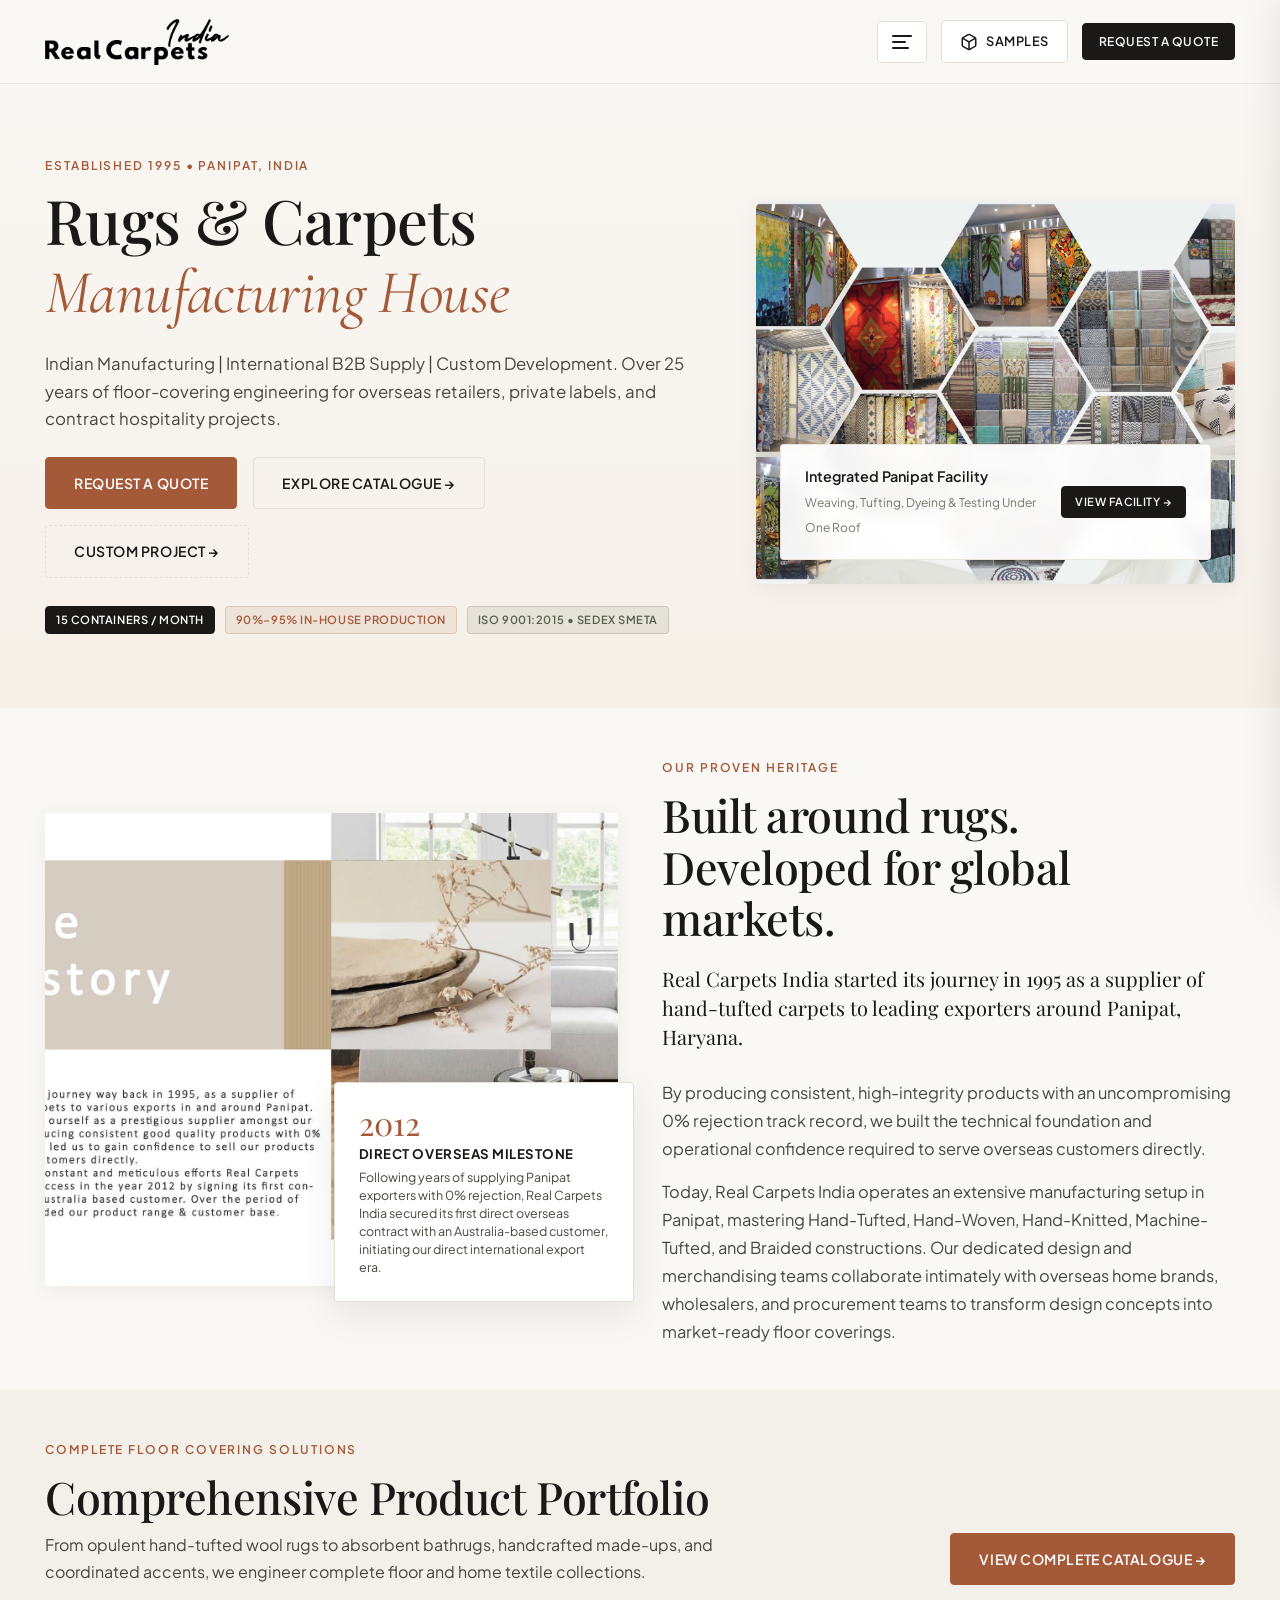
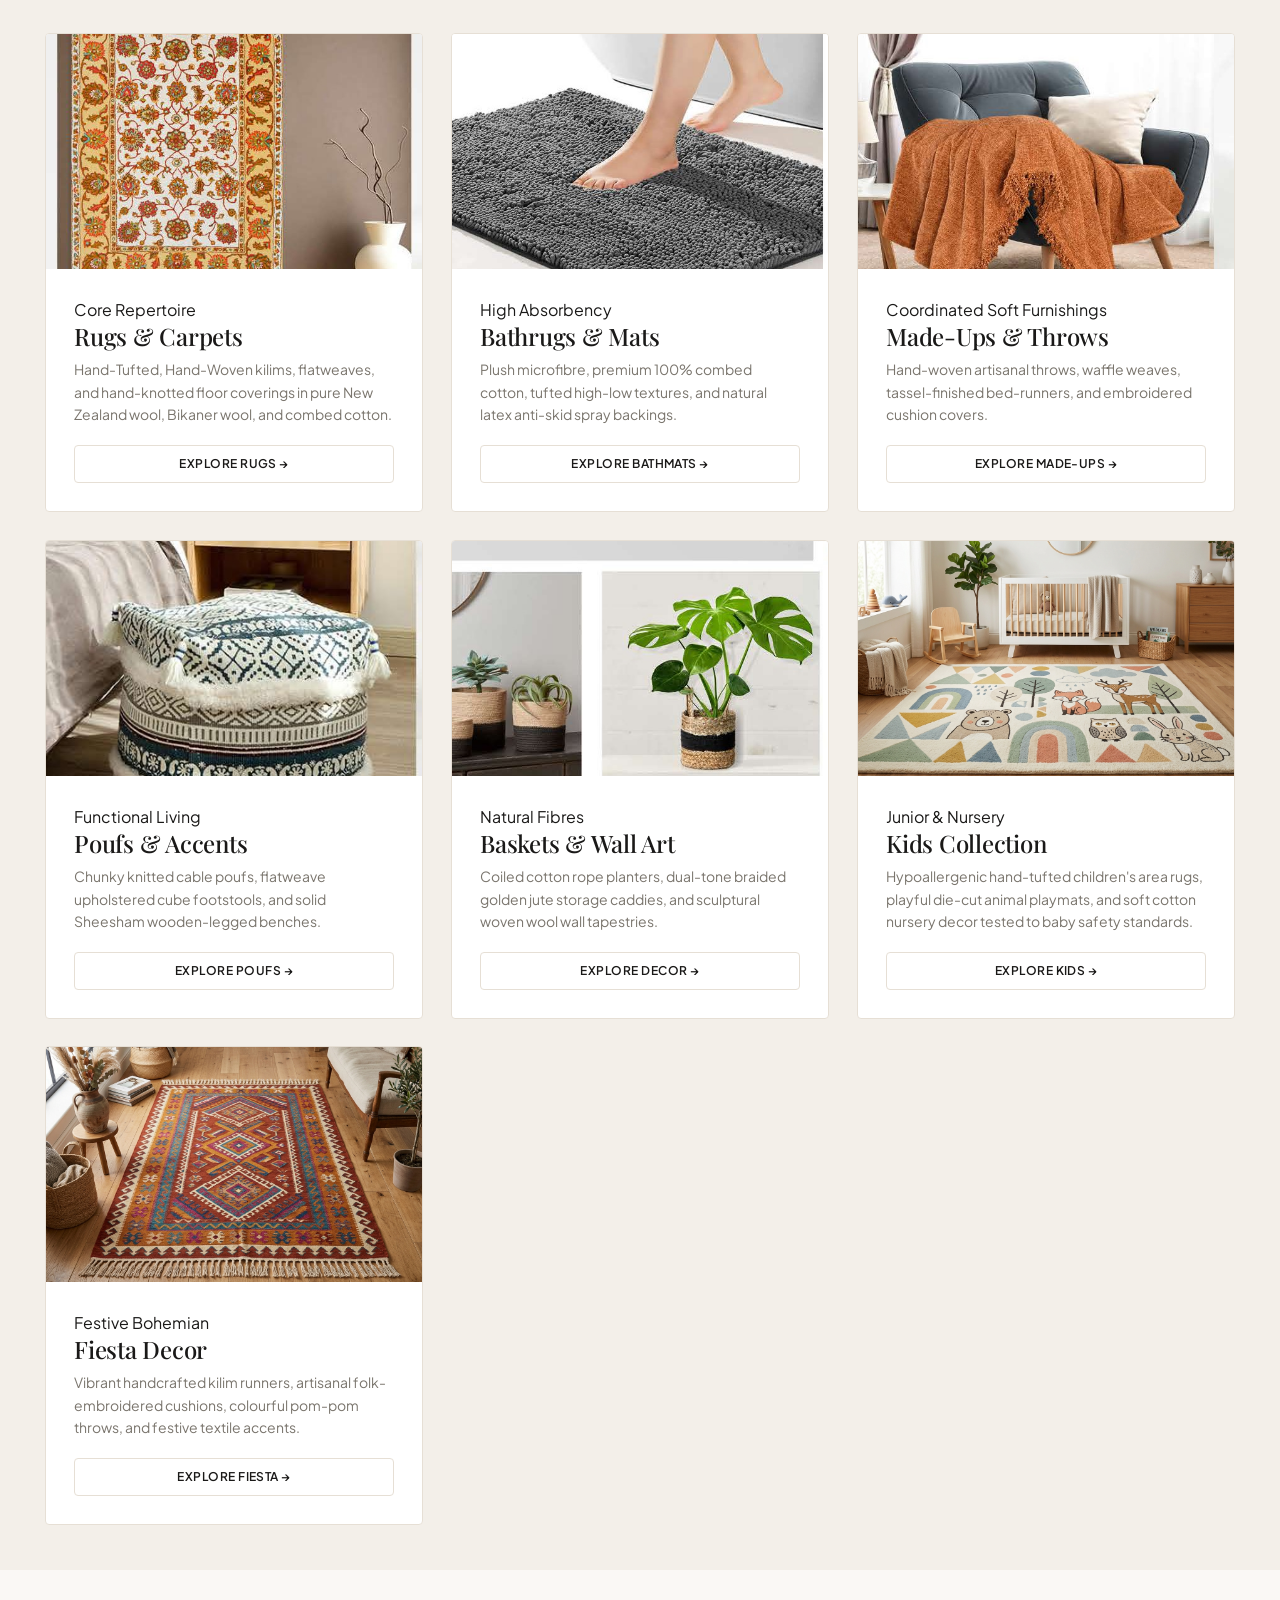
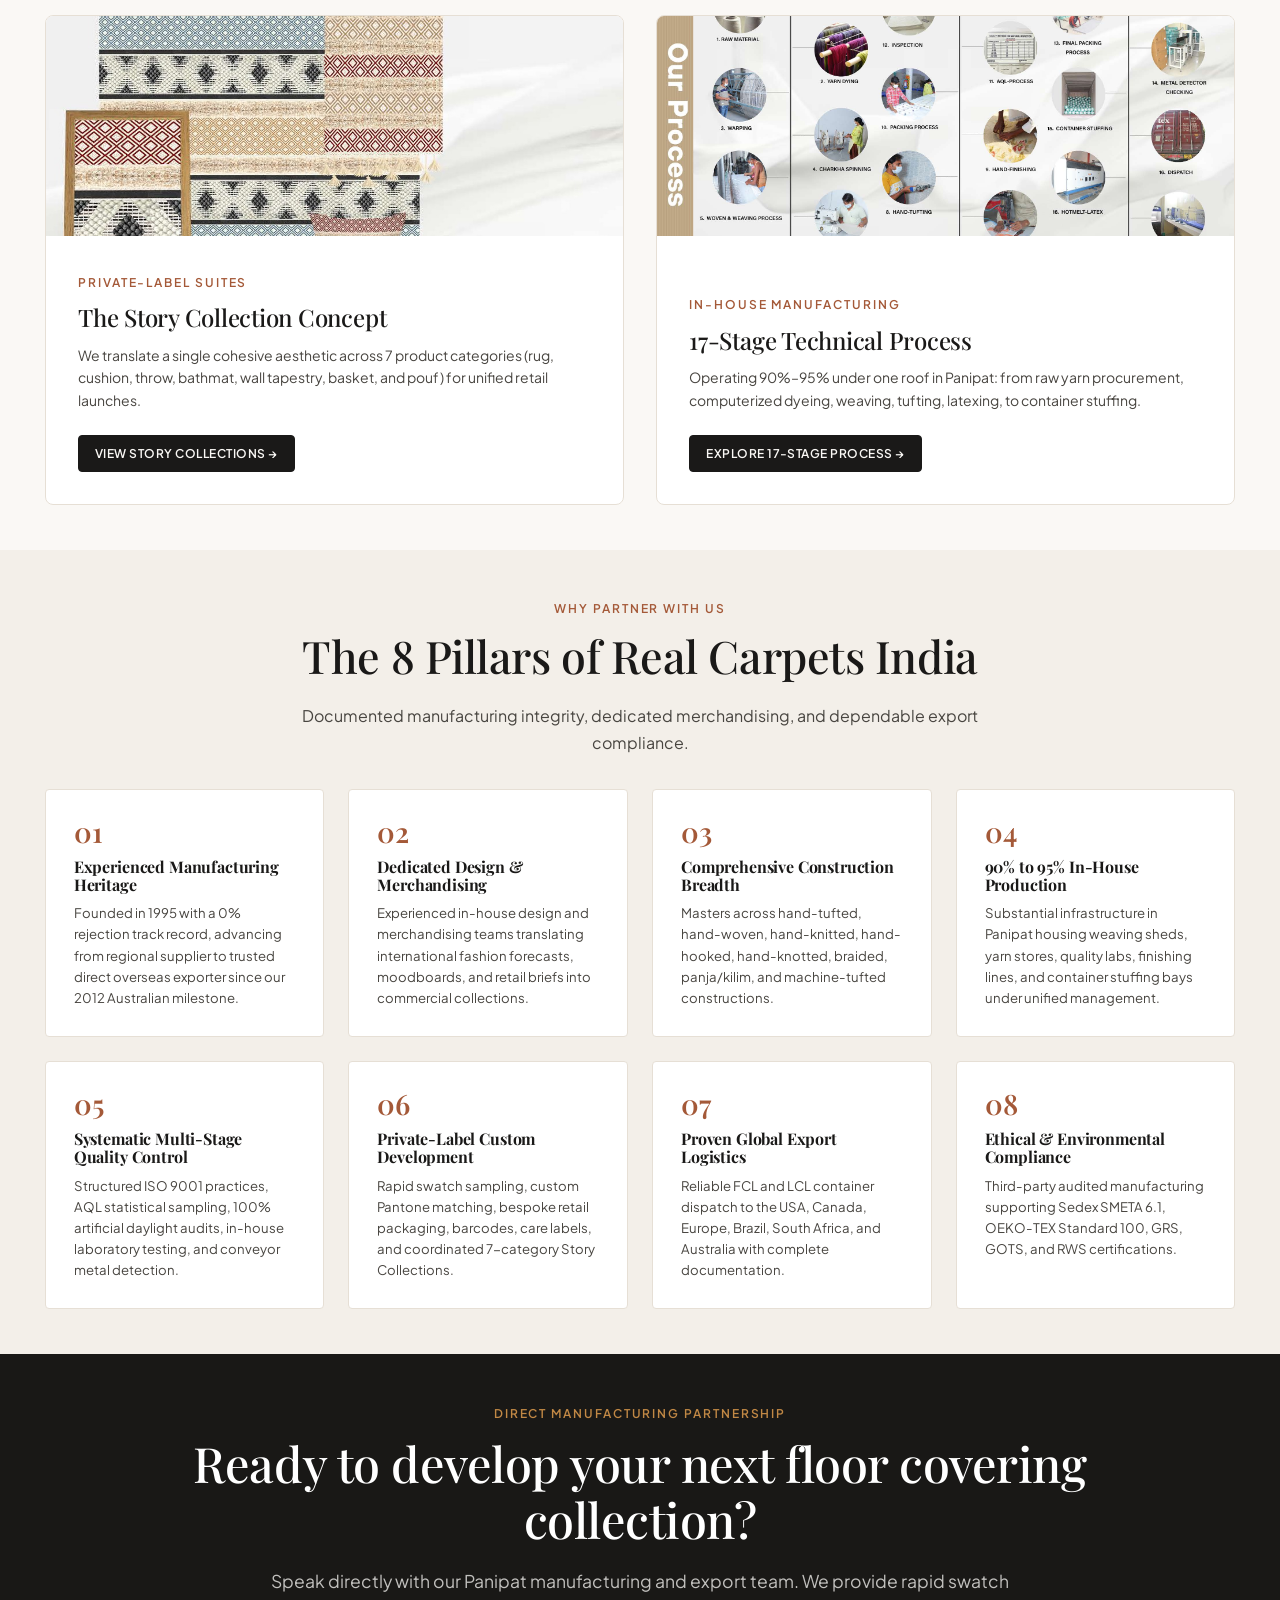
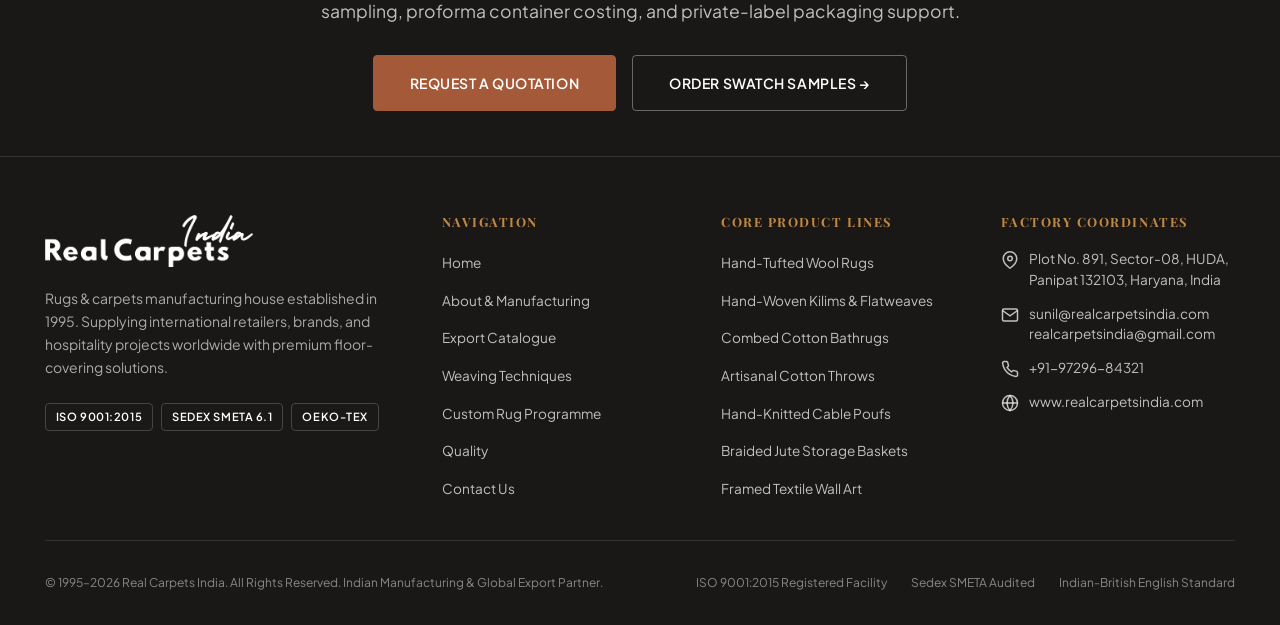
<file: index.html>
<!DOCTYPE html>
<html lang="en-GB">
<head>
  <meta charset="UTF-8">
  <meta name="viewport" content="width=device-width, initial-scale=1.0">
  <title>Real Carpets India | Rugs &amp; Carpets Manufacturing House | Panipat, India</title>
  <meta name="description" content="Established in 1995 in Panipat, Real Carpets India is a premier rug and carpet manufacturer and exporter for international retailers, brands, and hospitality buyers. Expertise in hand-tufted, hand-woven, hand-knitted, and braided floor coverings.">
  <meta name="keywords" content="Indian rug manufacturer, rug exporter India, carpet manufacturer India, custom rugs India, hand tufted rugs Panipat, bathmat manufacturer India, private label rugs, hotel carpets India">
  
  <!-- Favicon & Touch Icons -->
  <link rel="icon" type="image/svg+xml" href="data:image/svg+xml,<svg xmlns='http://www.w3.org/2000/svg' viewBox='0 0 100 100'><rect width='100' height='100' rx='20' fill='%23A45938'/><text x='50' y='65' font-family='serif' font-size='50' font-weight='bold' fill='%23FAF8F5' text-anchor='middle'>RC</text></svg>">

  <!-- Stylesheets -->
  <link rel="stylesheet" href="assets/css/main.css">
  <link rel="stylesheet" href="assets/css/components.css">
  <link rel="stylesheet" href="assets/css/animations.css">
</head>
<body>

  <!-- ==========================================================================
       01. Header & Navigation
       ========================================================================== -->
  <header class="site-header">
    <div class="container header-inner">
      <!-- Brand Logo (New Provided Logo) -->
      <a href="index.html" class="brand-logo" aria-label="Real Carpets India Home">
        <img src="assets/images/brand-logo.png" alt="Real Carpets India" class="brand-logo-img">
      </a>

      <!-- Desktop Navigation -->
      <nav class="nav-desktop" aria-label="Main Navigation">
        <a href="index.html" class="nav-link active">Home</a>
        <a href="about.html" class="nav-link">About</a>
        <a href="products.html" class="nav-link">Products</a>
        <a href="techniques.html" class="nav-link">Techniques</a>
        <a href="custom-programme.html" class="nav-link">Custom Rugs</a>
        <a href="quality.html" class="nav-link">Quality</a>
        <a href="contact.html" class="nav-link">Contact Us</a>
      </nav>

      <!-- Action Group -->
      <div class="header-actions">
        <!-- Dynamic Categories Menu Trigger (3 Dynamic Lines - Before Samples) -->
        <button class="categories-menu-trigger" id="categories-menu-trigger" aria-label="Explore Categories &amp; Navigation" aria-expanded="false" aria-controls="categories-sidebar">
          <div class="dynamic-lines" aria-hidden="true">
            <span class="d-line line-top"></span>
            <span class="d-line line-mid"></span>
            <span class="d-line line-bot"></span>
          </div>
        </button>

        <!-- Sample Box Drawer Trigger -->
        <button class="sample-drawer-trigger" id="header-sample-trigger" aria-label="Open Sample Swatch Box">
          <svg width="18" height="18" viewBox="0 0 24 24" fill="none" stroke="currentColor" stroke-width="2">
            <path d="M21 16V8a2 2 0 0 0-1-1.73l-7-4a2 2 0 0 0-2 0l-7 4A2 2 0 0 0 3 8v8a2 2 0 0 0 1 1.73l7 4a2 2 0 0 0 2 0l7-4A2 2 0 0 0 21 16z"/>
            <polyline points="3.27 6.96 12 12.01 20.73 6.96"/>
            <line x1="12" y1="22.08" x2="12" y2="12"/>
          </svg>
          <span style="display: inline-block;">Samples</span>
          <span class="sample-count-badge" style="display: none;">0</span>
        </button>

        <!-- Primary Quote CTA -->
        <button class="btn btn-primary btn-sm" data-action="open-quote">
          Request a Quote
        </button>
      </div>
    </div>
  </header>

  <!-- Categories Dynamic Sidebar & Overlay -->
  <div class="categories-sidebar-overlay" id="categories-sidebar-overlay"></div>
  <aside class="categories-sidebar" id="categories-sidebar" aria-label="Product Categories &amp; Navigation">
    <div class="categories-sidebar-header">
      <a href="index.html" aria-label="Real Carpets India Home">
        <img src="assets/images/brand-logo.png" alt="Real Carpets India" class="categories-sidebar-logo">
      </a>
      <button class="close-categories-btn" id="close-categories-sidebar" aria-label="Close Categories Menu">&times;</button>
    </div>

    <div class="categories-sidebar-body">
      <!-- Section: Company & Facility -->
      <div class="categories-section">
        <div class="categories-section-head">
          <span class="categories-section-title">Company &amp; Facility</span>
        </div>
        <ul class="sidebar-nav-links">
          <li>
            <a href="index.html" class="sidebar-nav-link active">
              <span>Home</span>
              <svg width="14" height="14" viewBox="0 0 24 24" fill="none" stroke="currentColor" stroke-width="2"><polyline points="9 18 15 12 9 6"/></svg>
            </a>
          </li>
          <li>
            <a href="about.html" class="sidebar-nav-link">
              <span>About</span>
              <svg width="14" height="14" viewBox="0 0 24 24" fill="none" stroke="currentColor" stroke-width="2"><polyline points="9 18 15 12 9 6"/></svg>
            </a>
          </li>
          <li>
            <a href="products.html" class="sidebar-nav-link">
              <span>Products</span>
              <svg width="14" height="14" viewBox="0 0 24 24" fill="none" stroke="currentColor" stroke-width="2"><polyline points="9 18 15 12 9 6"/></svg>
            </a>
          </li>
          <li>
            <a href="techniques.html" class="sidebar-nav-link">
              <span>Techniques</span>
              <svg width="14" height="14" viewBox="0 0 24 24" fill="none" stroke="currentColor" stroke-width="2"><polyline points="9 18 15 12 9 6"/></svg>
            </a>
          </li>
          <li>
            <a href="custom-programme.html" class="sidebar-nav-link">
              <span>Custom Rug Programme</span>
              <svg width="14" height="14" viewBox="0 0 24 24" fill="none" stroke="currentColor" stroke-width="2"><polyline points="9 18 15 12 9 6"/></svg>
            </a>
          </li>
          <li>
            <a href="quality.html" class="sidebar-nav-link">
              <span>Quality</span>
              <svg width="14" height="14" viewBox="0 0 24 24" fill="none" stroke="currentColor" stroke-width="2"><polyline points="9 18 15 12 9 6"/></svg>
            </a>
          </li>
          <li>
            <a href="contact.html" class="sidebar-nav-link">
              <span>Contact Us</span>
              <svg width="14" height="14" viewBox="0 0 24 24" fill="none" stroke="currentColor" stroke-width="2"><polyline points="9 18 15 12 9 6"/></svg>
            </a>
          </li>
        </ul>
      </div>
    </div>

    <!-- Sidebar Footer -->
    <div class="categories-sidebar-footer">
      <div style="font-size: 0.75rem; color: var(--text-muted); text-align: center; line-height: 1.4; letter-spacing: 0.08em; text-transform: uppercase;">
        A GOVT. RECOGNIZED EXPORT HOUSE
      </div>
    </div>
  </aside>

  <!-- ==========================================================================
       02. Hero Section
       ========================================================================== -->
  <section class="hero-section">
    <div class="container hero-main">
      <div class="hero-content reveal-on-scroll">
        <span class="eyebrow">Established 1995 &bull; Panipat, India</span>
        <h1 class="hero-title">
          Rugs &amp; Carpets <em>Manufacturing House</em>
        </h1>
        <p class="hero-subtitle">
          Indian Manufacturing | International B2B Supply | Custom Development. Over 25 years of floor-covering engineering for overseas retailers, private labels, and contract hospitality projects.
        </p>
        <div class="hero-cta-group">
          <button class="btn btn-terracotta" data-action="open-quote">
            Request a Quote
          </button>
          <a href="products.html" class="btn btn-outline">
            Explore Catalogue &rarr;
          </a>
          <a href="custom-programme.html" class="btn btn-outline" style="border-style: dashed;">
            Custom Project &rarr;
          </a>
        </div>
        <div class="hero-badges-strip">
          <span class="badge badge-dark">15 Containers / Month</span>
          <span class="badge badge-terracotta">90%–95% In-House Production</span>
          <span class="badge badge-olive">ISO 9001:2015 &bull; Sedex SMETA</span>
        </div>
      </div>

      <div class="hero-visual reveal-on-scroll delay-1">
        <div class="hero-visual-frame">
          <img src="assets/images/pages/page_14_showroom.jpg" alt="Real Carpets India Showroom and Hanging Rug Displays" class="hero-image">
          <div class="hero-floating-card">
            <div class="hfc-text">
              <strong>Integrated Panipat Facility</strong>
              <span>Weaving, Tufting, Dyeing &amp; Testing Under One Roof</span>
            </div>
            <a href="about.html" class="btn btn-primary btn-sm" style="padding: 0.4rem 0.85rem; font-size: 0.7rem;">
              View Facility &rarr;
            </a>
          </div>
        </div>
      </div>
    </div>
  </section>

  <!-- ==========================================================================
       03. Company Introduction & Story (About Section)
       ========================================================================== -->
  <section class="section" id="about">
    <div class="container">
      <div class="story-grid">
        <div class="story-visuals reveal-on-scroll">
          <img src="assets/images/pages/page_03_history.jpg" alt="Real Carpets India History & Handcrafted Weaving" class="story-main-img">
          <div class="story-milestone-card">
            <div class="milestone-year">2012</div>
            <div class="milestone-title">Direct Overseas Milestone</div>
            <p class="milestone-desc">
              Following years of supplying Panipat exporters with 0% rejection, Real Carpets India secured its first direct overseas contract with an Australia-based customer, initiating our direct international export era.
            </p>
          </div>
        </div>

        <div class="story-narrative reveal-on-scroll delay-1">
          <span class="eyebrow">Our Proven Heritage</span>
          <h2 class="section-title">Built around rugs. Developed for global markets.</h2>
          <p class="lead-text">
            Real Carpets India started its journey in 1995 as a supplier of hand-tufted carpets to leading exporters around Panipat, Haryana.
          </p>
          <p>
            By producing consistent, high-integrity products with an uncompromising 0% rejection track record, we built the technical foundation and operational confidence required to serve overseas customers directly.
          </p>
          <p>
            Today, Real Carpets India operates an extensive manufacturing setup in Panipat, mastering Hand-Tufted, Hand-Woven, Hand-Knitted, Machine-Tufted, and Braided constructions. Our dedicated design and merchandising teams collaborate intimately with overseas home brands, wholesalers, and procurement teams to transform design concepts into market-ready floor coverings.
          </p>
        </div>
      </div>
    </div>
  </section>

  <!-- ==========================================================================
       04. Product Categories Preview (With direct links to Products Page)
       ========================================================================== -->
  <section class="section section-subtle" id="categories">
    <div class="container">
      <div style="display: flex; justify-content: space-between; align-items: flex-end; flex-wrap: wrap; gap: 1.5rem; margin-bottom: 2rem;" class="reveal-on-scroll">
        <div style="max-width: 700px;">
          <span class="eyebrow">Complete Floor Covering Solutions</span>
          <h2 class="section-title" style="margin-bottom: 0.5rem;">Comprehensive Product Portfolio</h2>
          <p class="section-desc">
            From opulent hand-tufted wool rugs to absorbent bathrugs, handcrafted made-ups, and coordinated accents, we engineer complete floor and home textile collections.
          </p>
        </div>
        <a href="products.html" class="btn btn-terracotta">
          View Complete Catalogue &rarr;
        </a>
      </div>

      <div class="category-cards-grid">
        <!-- 1. Rugs -->
        <div class="category-card reveal-on-scroll">
          <div class="category-card-img-wrap">
            <img src="assets/images/products/rug_tufted_floral.jpg" alt="Rugs and Carpets - Real Carpets India" class="category-card-img">
          </div>
          <div class="category-card-body">
            <div>
              <span class="category-card-badge">Core Repertoire</span>
              <h3 class="category-card-title">Rugs &amp; Carpets</h3>
              <p class="category-card-desc">
                Hand-Tufted, Hand-Woven kilims, flatweaves, and hand-knotted floor coverings in pure New Zealand wool, Bikaner wool, and combed cotton.
              </p>
            </div>
            <a href="products.html" class="btn btn-outline btn-sm">
              Explore Rugs &rarr;
            </a>
          </div>
        </div>

        <!-- 2. Bathmats -->
        <div class="category-card reveal-on-scroll delay-1">
          <div class="category-card-img-wrap">
            <img src="assets/images/products/bathmat_charcoal_shaggy.jpg" alt="Luxury Bathrugs - Real Carpets India" class="category-card-img">
          </div>
          <div class="category-card-body">
            <div>
              <span class="category-card-badge">High Absorbency</span>
              <h3 class="category-card-title">Bathrugs &amp; Mats</h3>
              <p class="category-card-desc">
                Plush microfibre, premium 100% combed cotton, tufted high-low textures, and natural latex anti-skid spray backings.
              </p>
            </div>
            <a href="products.html" class="btn btn-outline btn-sm">
              Explore Bathmats &rarr;
            </a>
          </div>
        </div>

        <!-- 3. Made-Ups & Throws -->
        <div class="category-card reveal-on-scroll delay-2">
          <div class="category-card-img-wrap">
            <img src="assets/images/products/throw_terracotta_fringe.jpg" alt="Artisanal Throws and Cushions - Real Carpets India" class="category-card-img">
          </div>
          <div class="category-card-body">
            <div>
              <span class="category-card-badge">Coordinated Soft Furnishings</span>
              <h3 class="category-card-title">Made-Ups &amp; Throws</h3>
              <p class="category-card-desc">
                Hand-woven artisanal throws, waffle weaves, tassel-finished bed-runners, and embroidered cushion covers.
              </p>
            </div>
            <a href="products.html" class="btn btn-outline btn-sm">
              Explore Made-Ups &rarr;
            </a>
          </div>
        </div>

        <!-- 4. Accents & Furniture -->
        <div class="category-card reveal-on-scroll">
          <div class="category-card-img-wrap">
            <img src="assets/images/products/pouf_moroccan_geometric.jpg" alt="Floor Poufs and Furniture Accents - Real Carpets India" class="category-card-img">
          </div>
          <div class="category-card-body">
            <div>
              <span class="category-card-badge">Functional Living</span>
              <h3 class="category-card-title">Poufs &amp; Accents</h3>
              <p class="category-card-desc">
                Chunky knitted cable poufs, flatweave upholstered cube footstools, and solid Sheesham wooden-legged benches.
              </p>
            </div>
            <a href="products.html" class="btn btn-outline btn-sm">
              Explore Poufs &rarr;
            </a>
          </div>
        </div>

        <!-- 5. Baskets & Planters -->
        <div class="category-card reveal-on-scroll delay-1">
          <div class="category-card-img-wrap">
            <img src="assets/images/products/basket_jute_planter_monstera.jpg" alt="Storage Baskets and Wall Hangings - Real Carpets India" class="category-card-img">
          </div>
          <div class="category-card-body">
            <div>
              <span class="category-card-badge">Natural Fibres</span>
              <h3 class="category-card-title">Baskets &amp; Wall Art</h3>
              <p class="category-card-desc">
                Coiled cotton rope planters, dual-tone braided golden jute storage caddies, and sculptural woven wool wall tapestries.
              </p>
            </div>
            <a href="products.html" class="btn btn-outline btn-sm">
              Explore Decor &rarr;
            </a>
          </div>
        </div>

        <!-- 6. Kids Collection -->
        <div class="category-card reveal-on-scroll delay-2">
          <div class="category-card-img-wrap">
            <img src="assets/images/products/kids_nordic_woodland_rug.jpg" alt="Kids Rugs and Nursery Decor - Real Carpets India" class="category-card-img">
          </div>
          <div class="category-card-body">
            <div>
              <span class="category-card-badge">Junior &amp; Nursery</span>
              <h3 class="category-card-title">Kids Collection</h3>
              <p class="category-card-desc">
                Hypoallergenic hand-tufted children's area rugs, playful die-cut animal playmats, and soft cotton nursery decor tested to baby safety standards.
              </p>
            </div>
            <a href="products.html?category=Kids" class="btn btn-outline btn-sm">
              Explore Kids &rarr;
            </a>
          </div>
        </div>

        <!-- 7. Fiesta Decor -->
        <div class="category-card reveal-on-scroll">
          <div class="category-card-img-wrap">
            <img src="assets/images/products/fiesta_folk_kilim_runner.jpg" alt="Fiesta Decor Rugs and Festive Furnishings - Real Carpets India" class="category-card-img">
          </div>
          <div class="category-card-body">
            <div>
              <span class="category-card-badge">Festive Bohemian</span>
              <h3 class="category-card-title">Fiesta Decor</h3>
              <p class="category-card-desc">
                Vibrant handcrafted kilim runners, artisanal folk-embroidered cushions, colourful pom-pom throws, and festive textile accents.
              </p>
            </div>
            <a href="products.html?category=Fiesta%20Decor" class="btn btn-outline btn-sm">
              Explore Fiesta &rarr;
            </a>
          </div>
        </div>
      </div>
    </div>
  </section>

  <!-- ==========================================================================
       Feature Spotlights: Collections & Manufacturing
       ========================================================================== -->
  <section class="section">
    <div class="container">
      <div style="display: grid; grid-template-columns: 1fr 1fr; gap: 2rem;" class="reveal-on-scroll">
        <!-- Story Collections Spotlight -->
        <div style="background: var(--bg-surface); border: 1px solid var(--border-color); border-radius: var(--radius-md); overflow: hidden; display: flex; flex-direction: column; justify-content: space-between;">
          <div style="height: 220px; overflow: hidden;">
            <img src="assets/images/story/story_nordic_suite.jpg" alt="Nordic Story Collection" style="width: 100%; height: 100%; object-fit: cover;">
          </div>
          <div style="padding: 2rem;">
            <span class="eyebrow">Private-Label Suites</span>
            <h3 style="font-size: 1.5rem; margin-bottom: 0.75rem; color: var(--text-primary);">The Story Collection Concept</h3>
            <p style="font-size: 0.875rem; color: var(--text-secondary); line-height: 1.6; margin-bottom: 1.5rem;">
              We translate a single cohesive aesthetic across 7 product categories (rug, cushion, throw, bathmat, wall tapestry, basket, and pouf) for unified retail launches.
            </p>
            <a href="collections.html" class="btn btn-primary btn-sm">
              View Story Collections &rarr;
            </a>
          </div>
        </div>

        <!-- Manufacturing Spotlight -->
        <div style="background: var(--bg-surface); border: 1px solid var(--border-color); border-radius: var(--radius-md); overflow: hidden; display: flex; flex-direction: column; justify-content: space-between;">
          <div style="height: 220px; overflow: hidden;">
            <img src="assets/images/pages/page_28_process_17_steps.jpg" alt="17 Stage Manufacturing Process" style="width: 100%; height: 100%; object-fit: cover;">
          </div>
          <div style="padding: 2rem;">
            <span class="eyebrow">In-House Manufacturing</span>
            <h3 style="font-size: 1.5rem; margin-bottom: 0.75rem; color: var(--text-primary);">17-Stage Technical Process</h3>
            <p style="font-size: 0.875rem; color: var(--text-secondary); line-height: 1.6; margin-bottom: 1.5rem;">
              Operating 90%–95% under one roof in Panipat: from raw yarn procurement, computerized dyeing, weaving, tufting, latexing, to container stuffing.
            </p>
            <a href="about.html#process-timeline" class="btn btn-primary btn-sm">
              Explore 17-Stage Process &rarr;
            </a>
          </div>
        </div>
      </div>
    </div>
  </section>

  <!-- ==========================================================================
       Why Real Carpets India 8 Pillars
       ========================================================================== -->
  <section class="section section-subtle">
    <div class="container">
      <div style="text-align: center; max-width: 680px; margin: 0 auto 2rem;" class="reveal-on-scroll">
        <span class="eyebrow">Why Partner With Us</span>
        <h2 class="section-title">The 8 Pillars of Real Carpets India</h2>
        <p class="section-desc" style="margin: 0 auto;">
          Documented manufacturing integrity, dedicated merchandising, and dependable export compliance.
        </p>
      </div>

      <div style="display: grid; grid-template-columns: repeat(auto-fit, minmax(260px, 1fr)); gap: 1.5rem;" id="why-us-pillars-grid">
        <!-- Rendered by app.js -->
      </div>
    </div>
  </section>

  <!-- ==========================================================================
       B2B Conversion Banner
       ========================================================================== -->
  <section class="section section-dark" style="text-align: center; position: relative;">
    <div class="container container-narrow reveal-on-scroll">
      <span class="eyebrow">Direct Manufacturing Partnership</span>
      <h2 class="section-title" style="color: #FFFFFF; font-size: clamp(2.25rem, 3.8vw, 3.5rem);">
        Ready to develop your next floor covering collection?
      </h2>
      <p class="section-desc" style="color: rgba(250, 248, 245, 0.75); margin: 0 auto 1.75rem; font-size: 1.1rem;">
        Speak directly with our Panipat manufacturing and export team. We provide rapid swatch sampling, proforma container costing, and private-label packaging support.
      </p>
      <div style="display: flex; gap: 1rem; justify-content: center; flex-wrap: wrap;">
        <button class="btn btn-terracotta" data-action="open-quote" style="padding: 1rem 2.25rem;">
          Request a Quotation
        </button>
        <button class="btn btn-outline-white" id="banner-sample-btn" style="padding: 1rem 2.25rem;">
          Order Swatch Samples &rarr;
        </button>
      </div>
    </div>
  </section>

  <!-- ==========================================================================
       Footer
       ========================================================================== -->
  <footer class="site-footer" id="contact">
    <div class="container">
      <div class="footer-top-grid">
        <div class="footer-brand">
          <a href="index.html" class="brand-logo footer-logo" aria-label="Real Carpets India Home">
            <img src="assets/images/brand-logo-white.png" alt="Real Carpets India" class="brand-logo-img footer-logo-img">
          </a>
          <p>
            Rugs &amp; carpets manufacturing house established in 1995. Supplying international retailers, brands, and hospitality projects worldwide with premium floor-covering solutions.
          </p>
          <div style="display: flex; gap: 0.5rem; flex-wrap: wrap;">
            <span class="badge badge-dark" style="border-color: #444;">ISO 9001:2015</span>
            <span class="badge badge-dark" style="border-color: #444;">Sedex SMETA 6.1</span>
            <span class="badge badge-dark" style="border-color: #444;">OEKO-TEX</span>
          </div>
        </div>

        <div class="footer-col">
          <h4>Navigation</h4>
          <ul class="footer-links">
            <li><a href="index.html" class="footer-link">Home</a></li>
            <li><a href="about.html" class="footer-link">About &amp; Manufacturing</a></li>
            <li><a href="products.html" class="footer-link">Export Catalogue</a></li>
            <li><a href="techniques.html" class="footer-link">Weaving Techniques</a></li>
            <li><a href="custom-programme.html" class="footer-link">Custom Rug Programme</a></li>
            <li><a href="quality.html" class="footer-link">Quality</a></li>
            <li><a href="contact.html" class="footer-link">Contact Us</a></li>
          </ul>
        </div>

        <div class="footer-col">
          <h4>Core Product Lines</h4>
          <ul class="footer-links">
            <li><a href="products.html" class="footer-link">Hand-Tufted Wool Rugs</a></li>
            <li><a href="products.html" class="footer-link">Hand-Woven Kilims &amp; Flatweaves</a></li>
            <li><a href="products.html" class="footer-link">Combed Cotton Bathrugs</a></li>
            <li><a href="products.html" class="footer-link">Artisanal Cotton Throws</a></li>
            <li><a href="products.html" class="footer-link">Hand-Knitted Cable Poufs</a></li>
            <li><a href="products.html" class="footer-link">Braided Jute Storage Baskets</a></li>
            <li><a href="products.html" class="footer-link">Framed Textile Wall Art</a></li>
          </ul>
        </div>

        <div class="footer-col">
          <h4>Factory Coordinates</h4>
          <div class="footer-contact-item">
            <svg width="18" height="18" viewBox="0 0 24 24" fill="none" stroke="currentColor" stroke-width="2" style="flex-shrink: 0; margin-top: 2px;"><path d="M21 10c0 7-9 13-9 13s-9-6-9-13a9 9 0 0 1 18 0z"></path><circle cx="12" cy="10" r="3"></circle></svg>
            <span>Plot No. 891, Sector-08, HUDA, Panipat 132103, Haryana, India</span>
          </div>
          <div class="footer-contact-item">
            <svg width="18" height="18" viewBox="0 0 24 24" fill="none" stroke="currentColor" stroke-width="2" style="flex-shrink: 0; margin-top: 2px;"><path d="M4 4h16c1.1 0 2 .9 2 2v12c0 1.1-.9 2-2 2H4c-1.1 0-2-.9-2-2V6c0-1.1.9-2 2-2z"></path><polyline points="22,6 12,13 2,6"></polyline></svg>
            <div>
              <a href="mailto:sunil@realcarpetsindia.com" class="footer-link" style="display: block;">sunil@realcarpetsindia.com</a>
              <a href="mailto:realcarpetsindia@gmail.com" class="footer-link" style="display: block;">realcarpetsindia@gmail.com</a>
            </div>
          </div>
          <div class="footer-contact-item">
            <svg width="18" height="18" viewBox="0 0 24 24" fill="none" stroke="currentColor" stroke-width="2" style="flex-shrink: 0; margin-top: 2px;"><path d="M22 16.92v3a2 2 0 0 1-2.18 2 19.79 19.79 0 0 1-8.63-3.07 19.5 19.5 0 0 1-6-6 19.79 19.79 0 0 1-3.07-8.67A2 2 0 0 1 4.11 2h3a2 2 0 0 1 2 1.72 12.84 12.84 0 0 0 .7 2.81 2 2 0 0 1-.45 2.11L8.09 9.91a16 16 0 0 0 6 6l1.27-1.27a2 2 0 0 1 2.11-.45 12.84 12.84 0 0 0 2.81.7A2 2 0 0 1 22 16.92z"></path></svg>
            <a href="tel:+919729684321" class="footer-link">+91-97296-84321</a>
          </div>
          <div class="footer-contact-item">
            <svg width="18" height="18" viewBox="0 0 24 24" fill="none" stroke="currentColor" stroke-width="2" style="flex-shrink: 0; margin-top: 2px;"><circle cx="12" cy="12" r="10"></circle><line x1="2" y1="12" x2="22" y2="12"></line><path d="M12 2a15.3 15.3 0 0 1 4 10 15.3 15.3 0 0 1-4 10 15.3 15.3 0 0 1-4-10 15.3 15.3 0 0 1 4-10z"></path></svg>
            <a href="https://www.realcarpetsindia.com" target="_blank" rel="noopener" class="footer-link">www.realcarpetsindia.com</a>
          </div>
        </div>
      </div>

      <div class="footer-bottom">
        <div>
          &copy; 1995–2026 Real Carpets India. All Rights Reserved. Indian Manufacturing &amp; Global Export Partner.
        </div>
        <div style="display: flex; gap: 1.5rem;">
          <span>ISO 9001:2015 Registered Facility</span>
          <span>Sedex SMETA Audited</span>
          <span>Indian-British English Standard</span>
        </div>
      </div>
    </div>
  </footer>

  <!-- ==========================================================================
       MODALS & DRAWERS
       ========================================================================== -->

  <!-- 1. Sample Swatch Drawer -->
  <div class="mobile-drawer-overlay" id="drawer-overlay"></div>
  <aside class="sample-drawer" id="sample-drawer" aria-label="Sample Request Drawer">
    <div class="sample-drawer-header">
      <div>
        <h3>Sample Swatch Box</h3>
        <span style="font-size: 0.75rem; color: var(--text-muted);">Direct Dispatch to International Buyers</span>
      </div>
      <button id="close-sample-drawer" style="font-size: 1.75rem; line-height: 1;" aria-label="Close sample drawer">&times;</button>
    </div>

    <div class="sample-drawer-items" id="sample-drawer-items-list">
      <!-- Rendered by sample-drawer.js -->
    </div>

    <div class="sample-drawer-footer">
      <h4 style="font-size: 0.85rem; font-weight: 700; text-transform: uppercase; margin-bottom: 0.85rem; color: var(--text-primary);">
        Sample Dispatch Details
      </h4>
      <form id="sample-order-form">
        <div style="display: grid; grid-template-columns: 1fr 1fr; gap: 0.5rem; margin-bottom: 0.5rem;">
          <input type="text" name="company" class="form-input" placeholder="Company Name *" required style="padding: 0.5rem 0.75rem; font-size: 0.8rem;">
          <input type="text" name="recipientName" class="form-input" placeholder="Attn / Name *" required style="padding: 0.5rem 0.75rem; font-size: 0.8rem;">
        </div>
        <div style="display: grid; grid-template-columns: 1fr 1fr; gap: 0.5rem; margin-bottom: 0.5rem;">
          <input type="email" name="email" class="form-input" placeholder="Business Email *" required style="padding: 0.5rem 0.75rem; font-size: 0.8rem;">
          <input type="tel" name="phone" class="form-input" placeholder="Phone / WhatsApp *" required style="padding: 0.5rem 0.75rem; font-size: 0.8rem;">
        </div>
        <div style="margin-bottom: 0.5rem;">
          <input type="text" name="address" class="form-input" placeholder="Street Delivery Address *" required style="padding: 0.5rem 0.75rem; font-size: 0.8rem;">
        </div>
        <div style="display: grid; grid-template-columns: 1fr 1fr 1fr; gap: 0.5rem; margin-bottom: 0.5rem;">
          <input type="text" name="city" class="form-input" placeholder="City *" required style="padding: 0.5rem 0.75rem; font-size: 0.8rem;">
          <input type="text" name="country" class="form-input" placeholder="Country *" required style="padding: 0.5rem 0.75rem; font-size: 0.8rem;">
          <input type="text" name="postalCode" class="form-input" placeholder="Postal Code *" required style="padding: 0.5rem 0.75rem; font-size: 0.8rem;">
        </div>
        <div style="margin-bottom: 0.85rem;">
          <input type="text" name="courierAccount" class="form-input" placeholder="DHL / FedEx Account No. (Optional)" style="padding: 0.5rem 0.75rem; font-size: 0.8rem;">
        </div>
        <button type="submit" class="btn btn-terracotta" style="width: 100%; padding: 0.75rem; font-size: 0.8rem;">
          Confirm Sample Dispatch &rarr;
        </button>
      </form>
    </div>
  </aside>

  <!-- 2. Request a Quote Modal -->
  <div class="modal-backdrop" id="quote-request-modal" aria-hidden="true" role="dialog" aria-modal="true">
    <div class="product-detail-modal-box" style="max-width: 820px;">
      <button class="modal-close-btn" id="close-quote-modal" aria-label="Close quote modal">&times;</button>
      <div style="padding: clamp(1.75rem, 4vw, 3rem);">
        <div style="margin-bottom: 1.75rem; border-bottom: 1px solid var(--border-subtle); padding-bottom: 1.25rem;">
          <span class="eyebrow">Direct Factory Quotation</span>
          <h2 style="font-size: 1.85rem; color: var(--text-primary); margin-bottom: 0.35rem;">Request a Formal B2B Quotation</h2>
          <p style="font-size: 0.875rem; color: var(--text-secondary);">
            Submit your container volume requirements or specific article inquiry. Our commercial desk will calculate FOB/CIF pricing.
          </p>
        </div>

        <form id="quote-request-form">
          <input type="hidden" name="productCode" id="quote-product-code" value="">
          <div class="form-grid-2">
            <div class="form-group">
              <label class="form-label">Full Name <span class="req">*</span></label>
              <input type="text" name="fullName" class="form-input" placeholder="e.g. Richard Davenport" required>
            </div>
            <div class="form-group">
              <label class="form-label">Company Name <span class="req">*</span></label>
              <input type="text" name="company" class="form-input" placeholder="e.g. Davenport Interiors Ltd" required>
            </div>
          </div>

          <div class="form-grid-3">
            <div class="form-group">
              <label class="form-label">Job Title / Role</label>
              <input type="text" name="jobTitle" class="form-input" placeholder="e.g. Senior Buyer / Sourcing Manager">
            </div>
            <div class="form-group">
              <label class="form-label">Business Email <span class="req">*</span></label>
              <input type="email" name="email" class="form-input" placeholder="e.g. richard@davenport.co.uk" required>
            </div>
            <div class="form-group">
              <label class="form-label">Phone / WhatsApp</label>
              <input type="tel" name="phone" class="form-input" placeholder="e.g. +44 20 7946 0912">
            </div>
          </div>

          <div class="form-grid-3">
            <div class="form-group">
              <label class="form-label">Country <span class="req">*</span></label>
              <input type="text" name="country" class="form-input" placeholder="e.g. United Kingdom" required>
            </div>
            <div class="form-group">
              <label class="form-label">Target Market</label>
              <input type="text" name="targetMarket" class="form-input" placeholder="e.g. Retail Showroom / Hospitality">
            </div>
            <div class="form-group">
              <label class="form-label">Destination Port</label>
              <input type="text" name="deliveryCountry" class="form-input" placeholder="e.g. Felixstowe / Southampton">
            </div>
          </div>

          <div class="form-grid-3">
            <div class="form-group">
              <label class="form-label">Product Category</label>
              <select name="category" class="form-select">
                <option value="Rugs & Carpets">Rugs &amp; Carpets</option>
                <option value="Bathmats">Bathrugs &amp; Bathmats</option>
                <option value="Made-Ups & Throws">Throws &amp; Cushions</option>
                <option value="Accents & Furniture">Poufs &amp; Storage Baskets</option>
                <option value="Kids">Kids Collection</option>
                <option value="Fiesta Decor">Fiesta Decor</option>
                <option value="Custom Project">Custom Development Project</option>
                <option value="Full Container Assortment">Mixed Container Assortment</option>
              </select>
            </div>
            <div class="form-group">
              <label class="form-label">Construction / Material</label>
              <input type="text" name="construction" class="form-input" placeholder="e.g. Hand-Tufted Wool / Kilim">
            </div>
            <div class="form-group">
              <label class="form-label">Estimated Volume / Quantity</label>
              <input type="text" name="quantity" class="form-input" placeholder="e.g. 1 x 40ft HQ Container or 500 pcs">
            </div>
          </div>

          <div class="form-group">
            <label class="form-label">Project Requirements &amp; Notes</label>
            <textarea name="message" id="quote-requirement" class="form-textarea" placeholder="Specify required dimensions, backing specifications, target FOB price, packaging needs..."></textarea>
          </div>

          <div style="display: flex; justify-content: flex-end; gap: 0.75rem;">
            <button type="button" class="btn btn-outline" id="btn-cancel-quote">Cancel</button>
            <button type="submit" class="btn btn-terracotta">Send Quotation Request &rarr;</button>
          </div>
        </form>
      </div>
    </div>
  </div>

  <!-- 3. General Enquiry / Order Success Modal -->
  <div class="modal-backdrop" id="enquiry-success-modal" aria-hidden="true" role="dialog" aria-modal="true">
    <div class="product-detail-modal-box" style="max-width: 540px; text-align: center;">
      <button class="modal-close-btn" id="close-success-modal" aria-label="Close confirmation">&times;</button>
      <div style="padding: 3rem 2rem;">
        <div style="width: 56px; height: 56px; border-radius: 50%; background: rgba(164, 89, 56, 0.12); display: flex; align-items: center; justify-content: center; margin: 0 auto 1.5rem; color: var(--accent-terracotta);">
          <svg width="28" height="28" viewBox="0 0 24 24" fill="none" stroke="currentColor" stroke-width="2.5"><polyline points="20 6 9 17 4 12"></polyline></svg>
        </div>
        <h3 id="success-modal-title" style="font-size: 1.6rem; color: var(--text-primary); margin-bottom: 0.75rem;">Request Registered</h3>
        <p id="success-modal-message" style="font-size: 0.9rem; color: var(--text-secondary); line-height: 1.6; margin-bottom: 1.5rem;">
          Thank you for contacting Real Carpets India. Our Panipat export merchandising desk will examine your specifications and provide a proforma pricing and lead-time schedule.
        </p>
        <div style="background: var(--bg-subtle); border: 1px solid var(--border-color); border-radius: var(--radius-sm); padding: 0.85rem 1.25rem; display: inline-block; margin-bottom: 2rem;">
          <span style="font-size: 0.75rem; text-transform: uppercase; color: var(--text-muted); display: block;">Reference ID</span>
          <strong id="success-ref-id" style="font-family: var(--font-serif); font-size: 1.25rem; color: var(--accent-terracotta);">RCI-REQ-2026</strong>
        </div>
        <div>
          <button class="btn btn-primary" id="success-dismiss-btn" style="min-width: 180px;">Done</button>
        </div>
      </div>
    </div>
  </div>

  <!-- Toast Container -->
  <div class="toast-container" id="toast-container" aria-live="polite"></div>

  <!-- App Script Entrypoint -->
  <script type="module" src="assets/js/app.js"></script>
  <script>
    document.addEventListener('DOMContentLoaded', () => {
      const bannerSampleBtn = document.getElementById('banner-sample-btn');
      if (bannerSampleBtn) {
        bannerSampleBtn.addEventListener('click', () => {
          const sampleTrigger = document.getElementById('header-sample-trigger');
          if (sampleTrigger) sampleTrigger.click();
        });
      }
      const cancelQuoteBtn = document.getElementById('btn-cancel-quote');
      if (cancelQuoteBtn) {
        cancelQuoteBtn.addEventListener('click', () => {
          const quoteModal = document.getElementById('quote-request-modal');
          if (quoteModal) quoteModal.classList.remove('open');
          document.body.style.overflow = '';
        });
      }
    });
  </script>
</body>
</html>
</file>
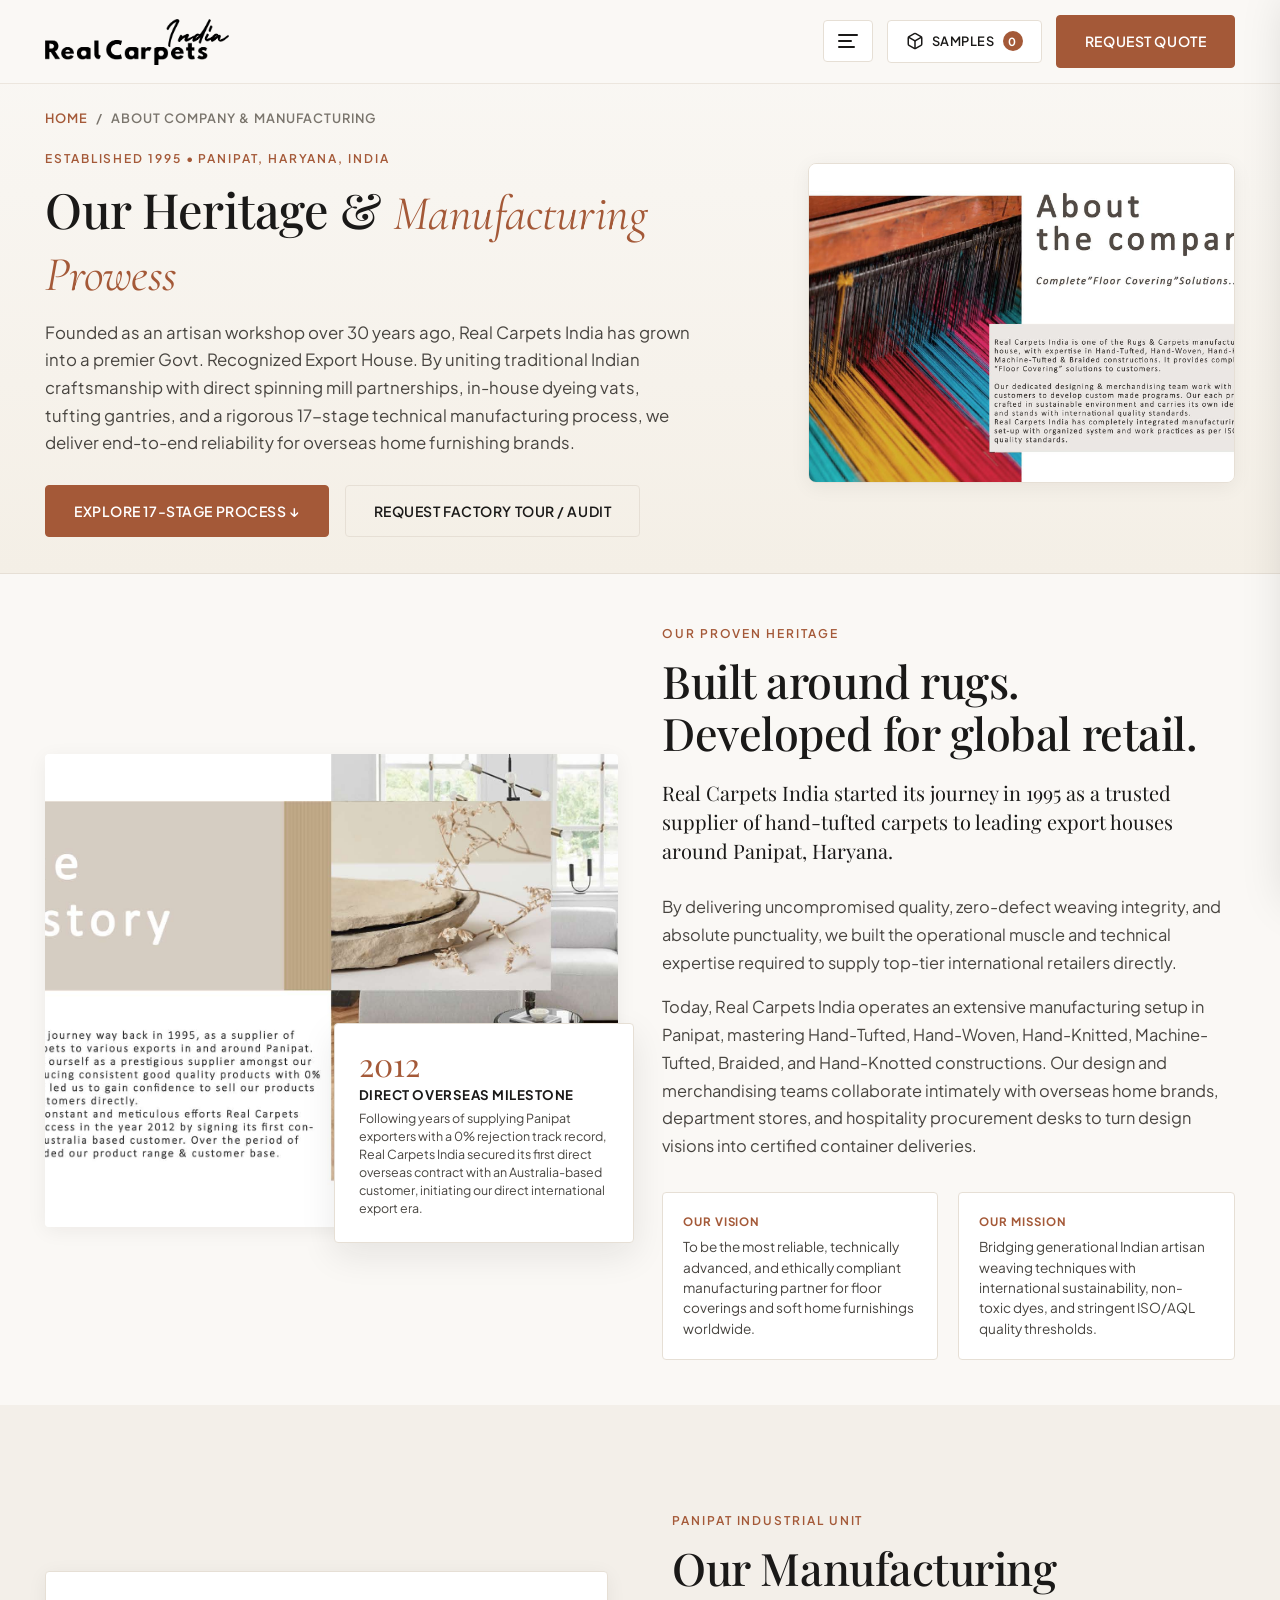
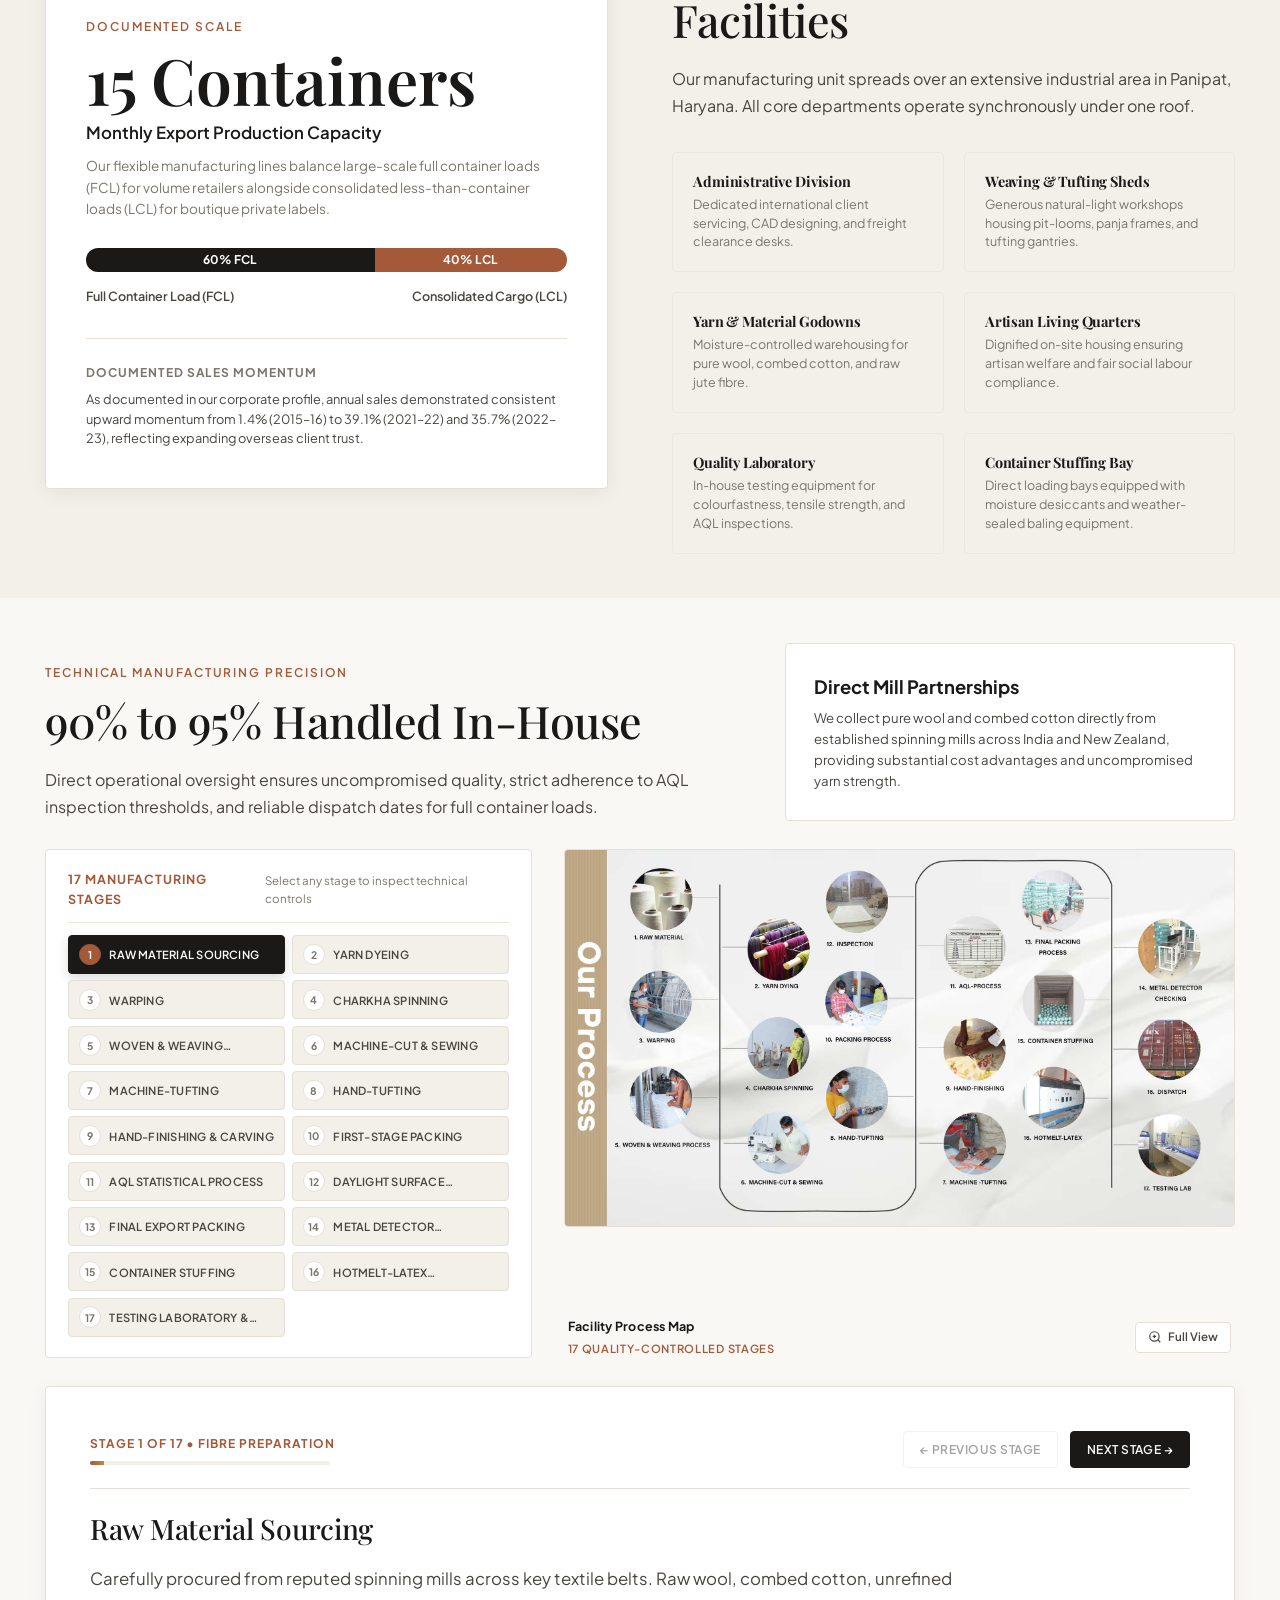
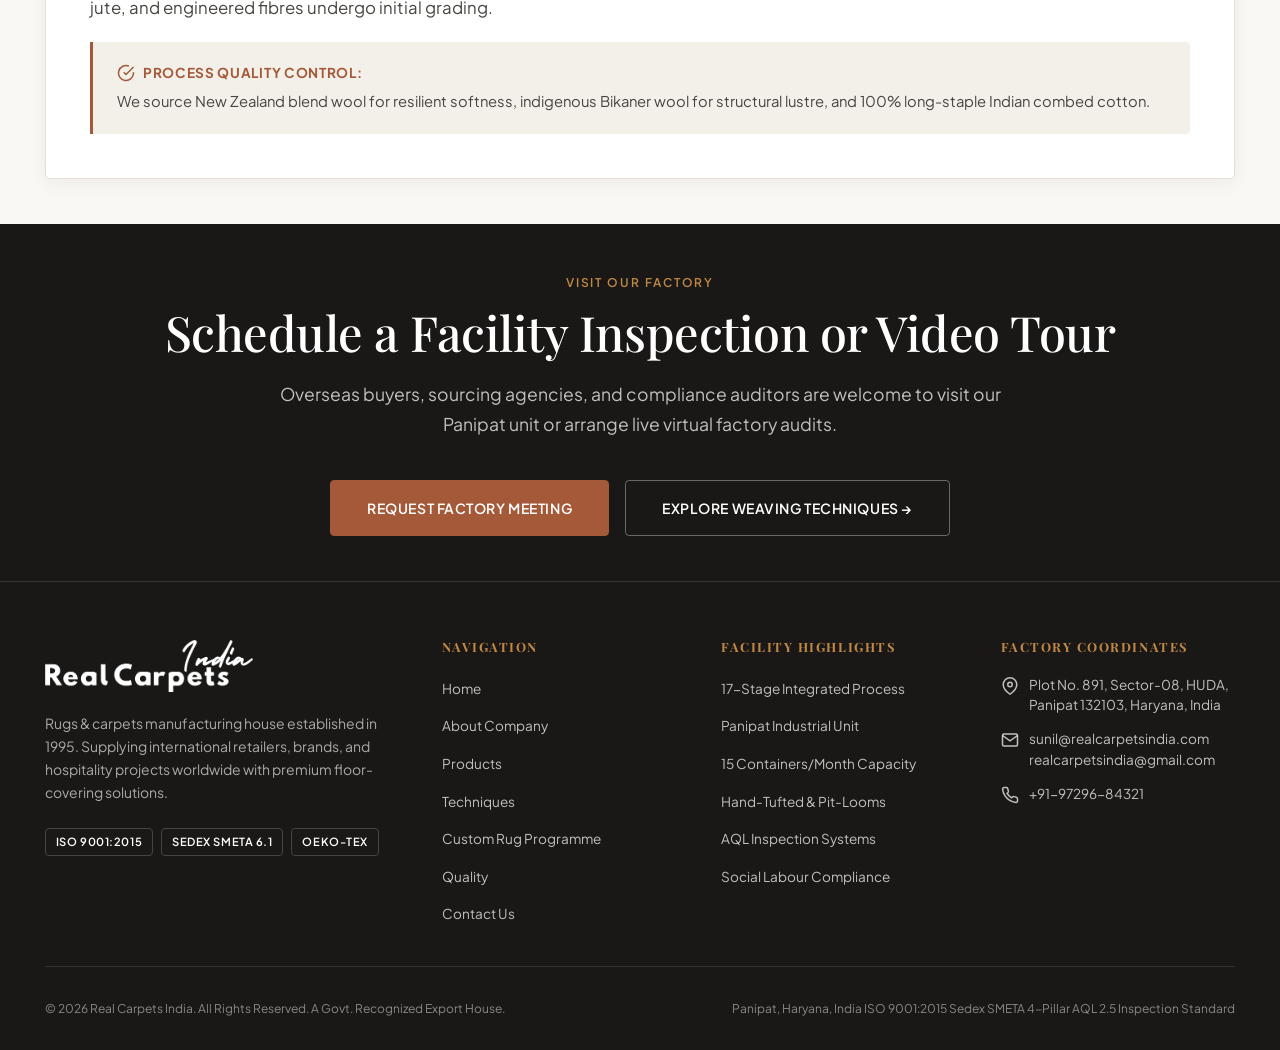
<file: about.html>
<!DOCTYPE html>
<html lang="en">
<head>
  <meta charset="UTF-8">
  <meta name="viewport" content="width=device-width, initial-scale=1.0">
  <title>About Us &amp; Manufacturing Facilities | Real Carpets India - Govt. Recognized Export House</title>
  <meta name="description" content="Discover Real Carpets India: Established in 1995 in Panipat, Haryana. 15 containers/month export capacity, 90-95% in-house manufacturing, 17-stage quality process, and generational artisan weaving heritage.">
  <meta name="keywords" content="Real Carpets India about, carpet manufacturer Panipat, rugs exporter India, 17 stage manufacturing process, rug factory Panipat, artisan rug weaving, Govt recognized export house">
  
  <link rel="icon" type="image/png" href="assets/images/brand-logo.png">
  <link rel="stylesheet" href="assets/css/main.css">
  <link rel="stylesheet" href="assets/css/components.css">
  <link rel="stylesheet" href="assets/css/animations.css">
</head>
<body>

  <!-- ==========================================================================
       Site Header
       ========================================================================== -->
  <header class="site-header" id="main-header">
    <div class="container header-inner">
      <!-- Brand Logo -->
      <a href="index.html" class="brand-logo" aria-label="Real Carpets India Home">
        <img src="assets/images/brand-logo.png" alt="Real Carpets India - Manufacturer &amp; Exporter" class="brand-logo-img">
      </a>

      <!-- Desktop Navigation Menu -->
      <nav class="nav-desktop" aria-label="Main Navigation">
        <a href="index.html" class="nav-link">Home</a>
        <a href="about.html" class="nav-link active">About</a>
        <a href="products.html" class="nav-link">Products</a>
        <a href="techniques.html" class="nav-link">Techniques</a>
        <a href="custom-programme.html" class="nav-link">Custom Rugs</a>
        <a href="quality.html" class="nav-link">Quality</a>
        <a href="contact.html" class="nav-link">Contact Us</a>
      </nav>

      <!-- Action Group -->
      <div class="header-actions">
        <!-- Dynamic Categories Menu Trigger (3 Dynamic Lines) -->
        <button class="categories-menu-trigger" id="categories-menu-trigger" aria-label="Explore Categories &amp; Navigation" aria-expanded="false" aria-controls="categories-sidebar">
          <div class="dynamic-lines" aria-hidden="true">
            <span class="d-line line-top"></span>
            <span class="d-line line-mid"></span>
            <span class="d-line line-bot"></span>
          </div>
        </button>

        <!-- Sample Box Drawer Trigger -->
        <button class="sample-drawer-trigger" id="header-sample-trigger" aria-label="Open Sample Swatch Box">
          <svg width="18" height="18" viewBox="0 0 24 24" fill="none" stroke="currentColor" stroke-width="2">
            <path d="M21 16V8a2 2 0 0 0-1-1.73l-7-4a2 2 0 0 0-2 0l-7 4A2 2 0 0 0 3 8v8a2 2 0 0 0 1 1.73l7 4a2 2 0 0 0 2 0l7-4A2 2 0 0 0 21 16z"/>
            <polyline points="3.27 6.96 12 12.01 20.73 6.96"/>
            <line x1="12" y1="22.08" x2="12" y2="12"/>
          </svg>
          <span>Samples</span>
          <span class="sample-count-badge" id="sample-count-badge" aria-label="0 items in swatch box">0</span>
        </button>

        <!-- Primary B2B Action Button -->
        <button class="btn btn-terracotta" data-action="open-quote">
          Request Quote
        </button>
      </div>
    </div>
  </header>

  <!-- Categories Dynamic Sidebar & Overlay -->
  <div class="categories-sidebar-overlay" id="categories-sidebar-overlay"></div>
  <aside class="categories-sidebar" id="categories-sidebar" aria-label="Product Categories &amp; Navigation">
    <div class="categories-sidebar-header">
      <div class="categories-sidebar-brand">
        <img src="assets/images/brand-logo.png" alt="Real Carpets India" class="categories-sidebar-logo">
      </div>
      <button class="close-categories-btn" id="close-categories-sidebar" aria-label="Close Categories Menu">&times;</button>
    </div>

    <div class="categories-sidebar-body">
      <div class="categories-section">
        <div class="categories-section-head">
          <span class="categories-section-title">Company &amp; Facility</span>
        </div>
        <ul class="categories-list">
          <li>
            <a href="index.html" class="sidebar-nav-link">
              <span>Home</span>
              <svg width="14" height="14" viewBox="0 0 24 24" fill="none" stroke="currentColor" stroke-width="2"><polyline points="9 18 15 12 9 6"/></svg>
            </a>
          </li>
          <li>
            <a href="about.html" class="sidebar-nav-link active">
              <span>About</span>
              <svg width="14" height="14" viewBox="0 0 24 24" fill="none" stroke="currentColor" stroke-width="2"><polyline points="9 18 15 12 9 6"/></svg>
            </a>
          </li>
          <li>
            <a href="products.html" class="sidebar-nav-link">
              <span>Products</span>
              <svg width="14" height="14" viewBox="0 0 24 24" fill="none" stroke="currentColor" stroke-width="2"><polyline points="9 18 15 12 9 6"/></svg>
            </a>
          </li>
          <li>
            <a href="techniques.html" class="sidebar-nav-link">
              <span>Techniques</span>
              <svg width="14" height="14" viewBox="0 0 24 24" fill="none" stroke="currentColor" stroke-width="2"><polyline points="9 18 15 12 9 6"/></svg>
            </a>
          </li>
          <li>
            <a href="custom-programme.html" class="sidebar-nav-link">
              <span>Custom Rug Programme</span>
              <svg width="14" height="14" viewBox="0 0 24 24" fill="none" stroke="currentColor" stroke-width="2"><polyline points="9 18 15 12 9 6"/></svg>
            </a>
          </li>
          <li>
            <a href="quality.html" class="sidebar-nav-link">
              <span>Quality</span>
              <svg width="14" height="14" viewBox="0 0 24 24" fill="none" stroke="currentColor" stroke-width="2"><polyline points="9 18 15 12 9 6"/></svg>
            </a>
          </li>
          <li>
            <a href="contact.html" class="sidebar-nav-link">
              <span>Contact Us</span>
              <svg width="14" height="14" viewBox="0 0 24 24" fill="none" stroke="currentColor" stroke-width="2"><polyline points="9 18 15 12 9 6"/></svg>
            </a>
          </li>
        </ul>
      </div>
    </div>

    <!-- Sidebar Footer -->
    <div class="categories-sidebar-footer">
      <div style="font-size: 0.75rem; color: var(--text-muted); text-align: center; line-height: 1.4; letter-spacing: 0.08em; text-transform: uppercase;">
        A GOVT. RECOGNIZED EXPORT HOUSE
      </div>
    </div>
  </aside>

  <!-- ==========================================================================
       Subpage Editorial Hero Banner
       ========================================================================== -->
  <section class="subpage-hero">
    <div class="container subpage-hero-inner">
      <div class="reveal-on-scroll">
        <nav class="subpage-breadcrumb" aria-label="Breadcrumb">
          <a href="index.html">Home</a>
          <span>/</span>
          <span>About Company &amp; Manufacturing</span>
        </nav>
        <span class="eyebrow">Established 1995 • Panipat, Haryana, India</span>
        <h1 class="subpage-title">
          Our Heritage &amp; <em>Manufacturing Prowess</em>
        </h1>
        <p class="subpage-desc">
          Founded as an artisan workshop over 30 years ago, Real Carpets India has grown into a premier Govt. Recognized Export House. By uniting traditional Indian craftsmanship with direct spinning mill partnerships, in-house dyeing vats, tufting gantries, and a rigorous 17-stage technical manufacturing process, we deliver end-to-end reliability for overseas home furnishing brands.
        </p>
        <div style="display: flex; gap: 1rem; flex-wrap: wrap;">
          <a href="#process-timeline" class="btn btn-terracotta">
            Explore 17-Stage Process &darr;
          </a>
          <button class="btn btn-outline" data-action="open-quote">
            Request Factory Tour / Audit
          </button>
        </div>
      </div>

      <div class="subpage-hero-visual reveal-on-scroll delay-1">
        <img src="assets/images/pages/page_04_about.jpg" alt="Real Carpets India Factory &amp; Corporate Heritage in Panipat">
      </div>
    </div>
  </section>

  <!-- ==========================================================================
       Heritage, Story & Milestones Section
       ========================================================================== -->
  <section class="section">
    <div class="container">
      <div class="story-grid">
        <div class="story-visuals reveal-on-scroll">
          <img src="assets/images/pages/page_03_history.jpg" alt="Real Carpets India History &amp; Handcrafted Weaving" class="story-main-img">
          <div class="story-milestone-card">
            <div class="milestone-year">2012</div>
            <div class="milestone-title">Direct Overseas Milestone</div>
            <p class="milestone-desc">
              Following years of supplying Panipat exporters with a 0% rejection track record, Real Carpets India secured its first direct overseas contract with an Australia-based customer, initiating our direct international export era.
            </p>
          </div>
        </div>

        <div class="story-narrative reveal-on-scroll delay-1">
          <span class="eyebrow">Our Proven Heritage</span>
          <h2 class="section-title">Built around rugs. Developed for global retail.</h2>
          <p class="lead-text">
            Real Carpets India started its journey in 1995 as a trusted supplier of hand-tufted carpets to leading export houses around Panipat, Haryana.
          </p>
          <p>
            By delivering uncompromised quality, zero-defect weaving integrity, and absolute punctuality, we built the operational muscle and technical expertise required to supply top-tier international retailers directly.
          </p>
          <p>
            Today, Real Carpets India operates an extensive manufacturing setup in Panipat, mastering Hand-Tufted, Hand-Woven, Hand-Knitted, Machine-Tufted, Braided, and Hand-Knotted constructions. Our design and merchandising teams collaborate intimately with overseas home brands, department stores, and hospitality procurement desks to turn design visions into certified container deliveries.
          </p>

          <div style="display: grid; grid-template-columns: repeat(2, 1fr); gap: 1.25rem; margin-top: 2rem;">
            <div style="background: var(--bg-surface); border: 1px solid var(--border-color); border-radius: var(--radius-sm); padding: 1.25rem;">
              <span style="font-size: 0.72rem; text-transform: uppercase; letter-spacing: 0.08em; font-weight: 700; color: var(--accent-terracotta); display: block; margin-bottom: 0.35rem;">Our Vision</span>
              <p style="font-size: 0.85rem; color: var(--text-secondary); line-height: 1.5; margin: 0;">
                To be the most reliable, technically advanced, and ethically compliant manufacturing partner for floor coverings and soft home furnishings worldwide.
              </p>
            </div>
            <div style="background: var(--bg-surface); border: 1px solid var(--border-color); border-radius: var(--radius-sm); padding: 1.25rem;">
              <span style="font-size: 0.72rem; text-transform: uppercase; letter-spacing: 0.08em; font-weight: 700; color: var(--accent-terracotta); display: block; margin-bottom: 0.35rem;">Our Mission</span>
              <p style="font-size: 0.85rem; color: var(--text-secondary); line-height: 1.5; margin: 0;">
                Bridging generational Indian artisan weaving techniques with international sustainability, non-toxic dyes, and stringent ISO/AQL quality thresholds.
              </p>
            </div>
          </div>
        </div>
      </div>
    </div>
  </section>

  <!-- ==========================================================================
       Infrastructure, Capacity & Capability Pillars
       ========================================================================== -->
  <section class="section section-subtle" id="infrastructure">
    <div class="container">
      <div class="infrastructure-grid reveal-on-scroll">
        <div class="capacity-metric-card">
          <span class="eyebrow">Documented Scale</span>
          <div class="capacity-number-large">15 Containers</div>
          <p style="font-size: 1.05rem; font-weight: 600; color: var(--text-primary); margin-bottom: 0.5rem;">
            Monthly Export Production Capacity
          </p>
          <p style="font-size: 0.85rem; color: var(--text-muted); line-height: 1.6;">
            Our flexible manufacturing lines balance large-scale full container loads (FCL) for volume retailers alongside consolidated less-than-container loads (LCL) for boutique private labels.
          </p>

          <div class="capacity-split-bar">
            <div class="split-fcl" style="width: 60%;">60% FCL</div>
            <div class="split-lcl" style="width: 40%;">40% LCL</div>
          </div>
          <div class="split-labels">
            <span>Full Container Load (FCL)</span>
            <span>Consolidated Cargo (LCL)</span>
          </div>

          <div style="margin-top: 2rem; padding-top: 1.5rem; border-top: 1px solid var(--border-color);">
            <span style="font-size: 0.75rem; text-transform: uppercase; letter-spacing: 0.08em; font-weight: 700; color: var(--text-muted); display: block; margin-bottom: 0.5rem;">Documented Sales Momentum</span>
            <p style="font-size: 0.8rem; color: var(--text-secondary); line-height: 1.5;">
              As documented in our corporate profile, annual sales demonstrated consistent upward momentum from 1.4% (2015–16) to 39.1% (2021–22) and 35.7% (2022–23), reflecting expanding overseas client trust.
            </p>
          </div>
        </div>

        <div>
          <span class="eyebrow">Panipat Industrial Unit</span>
          <h2 class="section-title">Our Manufacturing Facilities</h2>
          <p class="section-desc" style="margin-bottom: 1.5rem;">
            Our manufacturing unit spreads over an extensive industrial area in Panipat, Haryana. All core departments operate synchronously under one roof.
          </p>

          <div class="facilities-cards-grid">
            <div class="facility-mini-card">
              <h4>Administrative Division</h4>
              <p>Dedicated international client servicing, CAD designing, and freight clearance desks.</p>
            </div>
            <div class="facility-mini-card">
              <h4>Weaving &amp; Tufting Sheds</h4>
              <p>Generous natural-light workshops housing pit-looms, panja frames, and tufting gantries.</p>
            </div>
            <div class="facility-mini-card">
              <h4>Yarn &amp; Material Godowns</h4>
              <p>Moisture-controlled warehousing for pure wool, combed cotton, and raw jute fibre.</p>
            </div>
            <div class="facility-mini-card">
              <h4>Artisan Living Quarters</h4>
              <p>Dignified on-site housing ensuring artisan welfare and fair social labour compliance.</p>
            </div>
            <div class="facility-mini-card">
              <h4>Quality Laboratory</h4>
              <p>In-house testing equipment for colourfastness, tensile strength, and AQL inspections.</p>
            </div>
            <div class="facility-mini-card">
              <h4>Container Stuffing Bay</h4>
              <p>Direct loading bays equipped with moisture desiccants and weather-sealed baling equipment.</p>
            </div>
          </div>
        </div>
      </div>
    </div>
  </section>

  <!-- ==========================================================================
       17-Stage Manufacturing Process Section
       ========================================================================== -->
  <section class="section" id="process-timeline">
    <div class="container">
      <div style="display: grid; grid-template-columns: 1.2fr 0.8fr; gap: clamp(2rem, 5vw, 5rem); align-items: flex-end; margin-bottom: 1.75rem;" class="reveal-on-scroll">
        <div>
          <span class="eyebrow">Technical Manufacturing Precision</span>
          <h2 class="section-title">90% to 95% Handled In-House</h2>
          <p class="section-desc">
            Direct operational oversight ensures uncompromised quality, strict adherence to AQL inspection thresholds, and reliable dispatch dates for full container loads.
          </p>
        </div>
        <div style="background: var(--bg-surface); border: 1px solid var(--border-color); border-radius: var(--radius-sm); padding: 1.75rem;">
          <strong style="display: block; font-size: 1.15rem; color: var(--text-primary); margin-bottom: 0.35rem;">Direct Mill Partnerships</strong>
          <p style="font-size: 0.825rem; color: var(--text-secondary); line-height: 1.6;">
            We collect pure wool and combed cotton directly from established spinning mills across India and New Zealand, providing substantial cost advantages and uncompromised yarn strength.
          </p>
        </div>
      </div>

      <!-- 17-Stage Process Timeline Component -->
      <div class="process-interactive-wrapper reveal-on-scroll">
        <!-- Top Row: Filters / Step Form (Left) + Big Process Chart (Right) -->
        <div class="process-top-grid">
          <div class="process-filter-panel">
            <div class="process-filter-header">
              <span class="process-filter-eyebrow">17 Manufacturing Stages</span>
              <span class="process-filter-hint">Select any stage to inspect technical controls</span>
            </div>
            <div class="process-filter-grid" id="process-step-tabs">
              <!-- Rendered dynamically by process.js -->
            </div>
          </div>

          <div class="process-image-aside">
            <div class="process-image-frame" id="process-chart-zoom-target" title="Click to inspect full resolution 17-stage process flowchart">
              <img src="assets/images/pages/page_28_process_17_steps.jpg" alt="Real Carpets India - 17 Stage Manufacturing Process Overview" class="process-aside-img">
            </div>
            <div class="process-image-footer">
              <div class="process-image-meta">
                <span class="process-image-tag">Facility Process Map</span>
                <span class="process-image-subcaption">17 Quality-Controlled Stages</span>
              </div>
              <button type="button" class="process-zoom-btn" id="btn-zoom-process" aria-label="Open full resolution process map">
                <svg width="14" height="14" viewBox="0 0 24 24" fill="none" stroke="currentColor" stroke-width="2">
                  <circle cx="11" cy="11" r="8"></circle>
                  <line x1="21" y1="21" x2="16.65" y2="16.65"></line>
                  <line x1="11" y1="8" x2="11" y2="14"></line>
                  <line x1="8" y1="11" x2="14" y2="11"></line>
                </svg>
                <span>Full View</span>
              </button>
            </div>
          </div>
        </div>

        <!-- Bottom Row: Detailed Explanation under picture and filters -->
        <div class="process-explanation-card" id="process-step-viewer">
          <!-- Rendered dynamically by process.js -->
        </div>
      </div>
    </div>
  </section>

  <!-- ==========================================================================
       B2B Conversion Banner
       ========================================================================== -->
  <section class="section section-dark" style="text-align: center; position: relative;">
    <div class="container container-narrow reveal-on-scroll">
      <span class="eyebrow">Visit Our Factory</span>
      <h2 class="section-title" style="color: #FFFFFF; font-size: clamp(2.25rem, 3.8vw, 3.5rem);">
        Schedule a Facility Inspection or Video Tour
      </h2>
      <p class="section-desc" style="color: rgba(250, 248, 245, 0.75); margin: 0 auto 2.5rem; font-size: 1.1rem;">
        Overseas buyers, sourcing agencies, and compliance auditors are welcome to visit our Panipat unit or arrange live virtual factory audits.
      </p>
      <div style="display: flex; gap: 1rem; justify-content: center; flex-wrap: wrap;">
        <button class="btn btn-terracotta" data-action="open-quote" style="padding: 1rem 2.25rem;">
          Request Factory Meeting
        </button>
        <a href="techniques.html" class="btn btn-outline-white" style="padding: 1rem 2.25rem;">
          Explore Weaving Techniques &rarr;
        </a>
      </div>
    </div>
  </section>

  <!-- ==========================================================================
       Footer
       ========================================================================== -->
  <footer class="site-footer" id="contact">
    <div class="container">
      <div class="footer-top-grid">
        <div class="footer-brand">
          <a href="index.html" class="brand-logo footer-logo" aria-label="Real Carpets India Home">
            <img src="assets/images/brand-logo-white.png" alt="Real Carpets India" class="brand-logo-img footer-logo-img">
          </a>
          <p>
            Rugs &amp; carpets manufacturing house established in 1995. Supplying international retailers, brands, and hospitality projects worldwide with premium floor-covering solutions.
          </p>
          <div style="display: flex; gap: 0.5rem; flex-wrap: wrap;">
            <span class="badge badge-dark" style="border-color: #444;">ISO 9001:2015</span>
            <span class="badge badge-dark" style="border-color: #444;">Sedex SMETA 6.1</span>
            <span class="badge badge-dark" style="border-color: #444;">OEKO-TEX</span>
          </div>
        </div>

        <div class="footer-col">
          <h4>Navigation</h4>
          <ul class="footer-links">
            <li><a href="index.html" class="footer-link">Home</a></li>
            <li><a href="about.html" class="footer-link">About Company</a></li>
            <li><a href="products.html" class="footer-link">Products</a></li>
            <li><a href="techniques.html" class="footer-link">Techniques</a></li>
            <li><a href="custom-programme.html" class="footer-link">Custom Rug Programme</a></li>
            <li><a href="quality.html" class="footer-link">Quality</a></li>
            <li><a href="contact.html" class="footer-link">Contact Us</a></li>
          </ul>
        </div>

        <div class="footer-col">
          <h4>Facility Highlights</h4>
          <ul class="footer-links">
            <li><a href="about.html#process-timeline" class="footer-link">17-Stage Integrated Process</a></li>
            <li><a href="about.html#infrastructure" class="footer-link">Panipat Industrial Unit</a></li>
            <li><a href="about.html#infrastructure" class="footer-link">15 Containers/Month Capacity</a></li>
            <li><a href="techniques.html" class="footer-link">Hand-Tufted &amp; Pit-Looms</a></li>
            <li><a href="quality.html" class="footer-link">AQL Inspection Systems</a></li>
            <li><a href="quality.html" class="footer-link">Social Labour Compliance</a></li>
          </ul>
        </div>

        <div class="footer-col">
          <h4>Factory Coordinates</h4>
          <div class="footer-contact-item">
            <svg width="18" height="18" viewBox="0 0 24 24" fill="none" stroke="currentColor" stroke-width="2" style="flex-shrink: 0; margin-top: 2px;"><path d="M21 10c0 7-9 13-9 13s-9-6-9-13a9 9 0 0 1 18 0z"></path><circle cx="12" cy="10" r="3"></circle></svg>
            <span>Plot No. 891, Sector-08, HUDA, Panipat 132103, Haryana, India</span>
          </div>
          <div class="footer-contact-item">
            <svg width="18" height="18" viewBox="0 0 24 24" fill="none" stroke="currentColor" stroke-width="2" style="flex-shrink: 0; margin-top: 2px;"><path d="M4 4h16c1.1 0 2 .9 2 2v12c0 1.1-.9 2-2 2H4c-1.1 0-2-.9-2-2V6c0-1.1.9-2 2-2z"></path><polyline points="22,6 12,13 2,6"></polyline></svg>
            <div>
              <a href="mailto:sunil@realcarpetsindia.com" class="footer-link" style="display: block;">sunil@realcarpetsindia.com</a>
              <a href="mailto:realcarpetsindia@gmail.com" class="footer-link" style="display: block;">realcarpetsindia@gmail.com</a>
            </div>
          </div>
          <div class="footer-contact-item">
            <svg width="18" height="18" viewBox="0 0 24 24" fill="none" stroke="currentColor" stroke-width="2" style="flex-shrink: 0; margin-top: 2px;"><path d="M22 16.92v3a2 2 0 0 1-2.18 2 19.79 19.79 0 0 1-8.63-3.07 19.5 19.5 0 0 1-6-6 19.79 19.79 0 0 1-3.07-8.67A2 2 0 0 1 4.11 2h3a2 2 0 0 1 2 1.72 12.84 12.84 0 0 0 .7 2.81 2 2 0 0 1-.45 2.11L8.09 9.91a16 16 0 0 0 6 6l1.27-1.27a2 2 0 0 1 2.11-.45 12.84 12.84 0 0 0 2.81.7A2 2 0 0 1 22 16.92z"></path></svg>
            <a href="tel:+919729684321" class="footer-link">+91-97296-84321</a>
          </div>
        </div>
      </div>

      <div class="footer-bottom">
        <p>&copy; 2026 Real Carpets India. All Rights Reserved. A Govt. Recognized Export House.</p>
        <div class="footer-bottom-links">
          <span>Panipat, Haryana, India</span>
          <span>ISO 9001:2015</span>
          <span>Sedex SMETA 4-Pillar</span>
          <span>AQL 2.5 Inspection Standard</span>
        </div>
      </div>
    </div>
  </footer>

  <!-- Sample Swatch Drawer -->
  <div class="sample-drawer-overlay" id="sample-drawer-overlay"></div>
  <aside class="sample-drawer" id="sample-drawer" aria-label="Sample Swatch Selection Drawer">
    <div class="sample-drawer-header">
      <div>
        <h3 class="sample-drawer-title">Curated Swatch Box</h3>
        <span class="sample-drawer-subtitle">Complimentary for trade procurement &amp; design houses</span>
      </div>
      <button class="close-drawer-btn" id="close-sample-drawer" aria-label="Close Sample Box">&times;</button>
    </div>
    <div class="sample-drawer-body" id="sample-drawer-items">
      <!-- Injected by samples.js -->
    </div>
    <div class="sample-drawer-footer">
      <div style="font-size: 0.75rem; color: var(--text-muted); line-height: 1.4; margin-bottom: 0.75rem;">
        Dispatched via DHL Express within 48 business hours with complete yarn count and backing specifications.
      </div>
      <button class="btn btn-terracotta" id="btn-request-samples" style="width: 100%;">
        Request Swatch Box Courier &rarr;
      </button>
    </div>
  </aside>

  <!-- Quote Request Modal -->
  <div class="modal-backdrop" id="quote-request-modal" aria-hidden="true" role="dialog" aria-modal="true">
    <div class="product-detail-modal-box quote-modal-box" style="max-width: 820px; background-color: #FFFFFF;">
      <button class="modal-close-btn" id="close-quote-modal" aria-label="Close quote modal">&times;</button>
      <div style="padding: clamp(1.75rem, 4vw, 3rem); background-color: #FFFFFF;">
        <div style="margin-bottom: 1.75rem; border-bottom: 1px solid var(--border-subtle); padding-bottom: 1.25rem;">
          <span class="eyebrow">Direct Factory Quotation</span>
          <h2 style="font-size: 1.85rem; color: var(--text-primary); margin-bottom: 0.35rem;">Request a Formal B2B Quotation</h2>
          <p style="font-size: 0.875rem; color: var(--text-secondary);">
            Submit your container volume requirements or specific article inquiry. Our commercial desk will calculate FOB/CIF pricing.
          </p>
        </div>

        <form id="quote-request-form">
          <input type="hidden" name="productCode" id="quote-product-code" value="">
          <div class="form-grid-2">
            <div class="form-group">
              <label class="form-label">Full Name <span class="req">*</span></label>
              <input type="text" name="fullName" class="form-input" placeholder="e.g. Richard Davenport" required>
            </div>
            <div class="form-group">
              <label class="form-label">Company Name <span class="req">*</span></label>
              <input type="text" name="company" class="form-input" placeholder="e.g. Davenport Interiors Ltd" required>
            </div>
          </div>

          <div class="form-grid-3">
            <div class="form-group">
              <label class="form-label">Job Title / Role</label>
              <input type="text" name="jobTitle" class="form-input" placeholder="e.g. Senior Buyer / Sourcing Manager">
            </div>
            <div class="form-group">
              <label class="form-label">Business Email <span class="req">*</span></label>
              <input type="email" name="email" class="form-input" placeholder="e.g. richard@davenport.co.uk" required>
            </div>
            <div class="form-group">
              <label class="form-label">Phone / WhatsApp</label>
              <input type="tel" name="phone" class="form-input" placeholder="e.g. +44 20 7946 0912">
            </div>
          </div>

          <div class="form-grid-3">
            <div class="form-group">
              <label class="form-label">Country <span class="req">*</span></label>
              <input type="text" name="country" class="form-input" placeholder="e.g. United Kingdom" required>
            </div>
            <div class="form-group">
              <label class="form-label">Target Market</label>
              <input type="text" name="targetMarket" class="form-input" placeholder="e.g. Retail Showroom / Hospitality">
            </div>
            <div class="form-group">
              <label class="form-label">Destination Port</label>
              <input type="text" name="deliveryCountry" class="form-input" placeholder="e.g. Felixstowe / Southampton">
            </div>
          </div>

          <div class="form-grid-3">
            <div class="form-group">
              <label class="form-label">Product Category</label>
              <select name="category" class="form-select">
                <option value="Rugs & Carpets">Rugs &amp; Carpets</option>
                <option value="Bathmats">Bathrugs &amp; Bathmats</option>
                <option value="Made-Ups & Throws">Throws &amp; Cushions</option>
                <option value="Accents & Furniture">Poufs &amp; Storage Baskets</option>
                <option value="Kids">Kids Collection</option>
                <option value="Fiesta Decor">Fiesta Decor</option>
                <option value="Custom Project">Custom Development Project</option>
                <option value="Full Container Assortment">Mixed Container Assortment</option>
              </select>
            </div>
            <div class="form-group">
              <label class="form-label">Construction / Material</label>
              <input type="text" name="construction" class="form-input" placeholder="e.g. Hand-Tufted Wool / Kilim">
            </div>
            <div class="form-group">
              <label class="form-label">Estimated Volume / Quantity</label>
              <input type="text" name="quantity" class="form-input" placeholder="e.g. 1 x 40ft HQ Container or 500 pcs">
            </div>
          </div>

          <div class="form-group">
            <label class="form-label">Project Requirements &amp; Notes</label>
            <textarea name="message" id="quote-requirement" class="form-textarea" placeholder="Specify required dimensions, backing specifications, target FOB price, packaging needs..."></textarea>
          </div>

          <div style="display: flex; justify-content: flex-end; gap: 0.75rem;">
            <button type="button" class="btn btn-outline" id="btn-cancel-quote">Cancel</button>
            <button type="submit" class="btn btn-terracotta">Send Quotation Request &rarr;</button>
          </div>
        </form>
      </div>
    </div>
  </div>

  <!-- General Enquiry / Order Success Modal -->
  <div class="modal-backdrop" id="enquiry-success-modal" aria-hidden="true" role="dialog" aria-modal="true">
    <div class="product-detail-modal-box" style="max-width: 540px; text-align: center;">
      <button class="modal-close-btn" id="close-success-modal" aria-label="Close confirmation">&times;</button>
      <div style="padding: 3rem 2rem;">
        <div style="width: 56px; height: 56px; border-radius: 50%; background: rgba(164, 89, 56, 0.12); display: flex; align-items: center; justify-content: center; margin: 0 auto 1.5rem; color: var(--accent-terracotta);">
          <svg width="28" height="28" viewBox="0 0 24 24" fill="none" stroke="currentColor" stroke-width="2.5"><polyline points="20 6 9 17 4 12"></polyline></svg>
        </div>
        <h3 id="success-modal-title" style="font-size: 1.6rem; color: var(--text-primary); margin-bottom: 0.75rem;">Request Registered</h3>
        <p id="success-modal-message" style="font-size: 0.9rem; color: var(--text-secondary); line-height: 1.6; margin-bottom: 1.5rem;">
          Thank you for contacting Real Carpets India. Our Panipat export merchandising desk will examine your specifications and provide a proforma pricing and lead-time schedule.
        </p>
        <div style="background: var(--bg-subtle); border: 1px solid var(--border-color); border-radius: var(--radius-sm); padding: 0.85rem 1.25rem; display: inline-block; margin-bottom: 2rem;">
          <span style="font-size: 0.75rem; text-transform: uppercase; color: var(--text-muted); display: block;">Reference ID</span>
          <strong id="success-ref-id" style="font-family: var(--font-serif); font-size: 1.25rem; color: var(--accent-terracotta);">RCI-REQ-2026</strong>
        </div>
        <div>
          <button class="btn btn-primary" id="success-dismiss-btn" style="min-width: 180px;">Done</button>
        </div>
      </div>
    </div>
  </div>

  <!-- Process Flowchart Full-Resolution Lightbox Modal -->
  <div class="modal-backdrop" id="process-chart-modal" aria-hidden="true" role="dialog" aria-modal="true">
    <div class="product-detail-modal-box" style="max-width: 1240px; padding: 0; background: #FAF8F5; overflow: hidden; width: 95%;">
      <div style="display: flex; justify-content: space-between; align-items: center; padding: 1.15rem 1.75rem; border-bottom: 1px solid var(--border-color); background: #FFFFFF;">
        <div>
          <span style="font-size: 0.72rem; text-transform: uppercase; letter-spacing: 0.08em; color: var(--accent-terracotta); font-weight: 700; display: block; margin-bottom: 0.2rem;">Manufacturing Flowchart</span>
          <h3 style="font-size: 1.25rem; color: var(--text-primary); margin: 0; font-family: var(--font-serif);">17 Integrated Panipat Production Stages</h3>
        </div>
        <button class="modal-close-btn" id="close-process-modal" aria-label="Close process map" style="position: static; transform: none; width: 36px; height: 36px; display: flex; align-items: center; justify-content: center; font-size: 1.5rem;">&times;</button>
      </div>
      <div style="padding: 1.25rem; background: #FAF8F5; display: flex; justify-content: center; align-items: center; overflow: auto; max-height: 80vh;">
        <img src="assets/images/pages/page_28_process_17_steps.jpg" alt="Real Carpets India - 17 Stage Manufacturing Process Overview (Full Resolution)" style="width: 100%; height: auto; object-fit: contain; border-radius: var(--radius-xs); box-shadow: 0 4px 20px rgba(0,0,0,0.08);">
      </div>
    </div>
  </div>

  <!-- Toast Container -->
  <div class="toast-container" id="toast-container" aria-live="polite"></div>

  <!-- App Script Entrypoint -->
  <script type="module" src="assets/js/app.js"></script>
  <script>
    document.addEventListener('DOMContentLoaded', () => {
      const cancelQuoteBtn = document.getElementById('btn-cancel-quote');
      if (cancelQuoteBtn) {
        cancelQuoteBtn.addEventListener('click', () => {
          const quoteModal = document.getElementById('quote-request-modal');
          if (quoteModal) quoteModal.classList.remove('open');
          document.body.style.overflow = '';
        });
      }
    });
  </script>
</body>
</html>
</file>
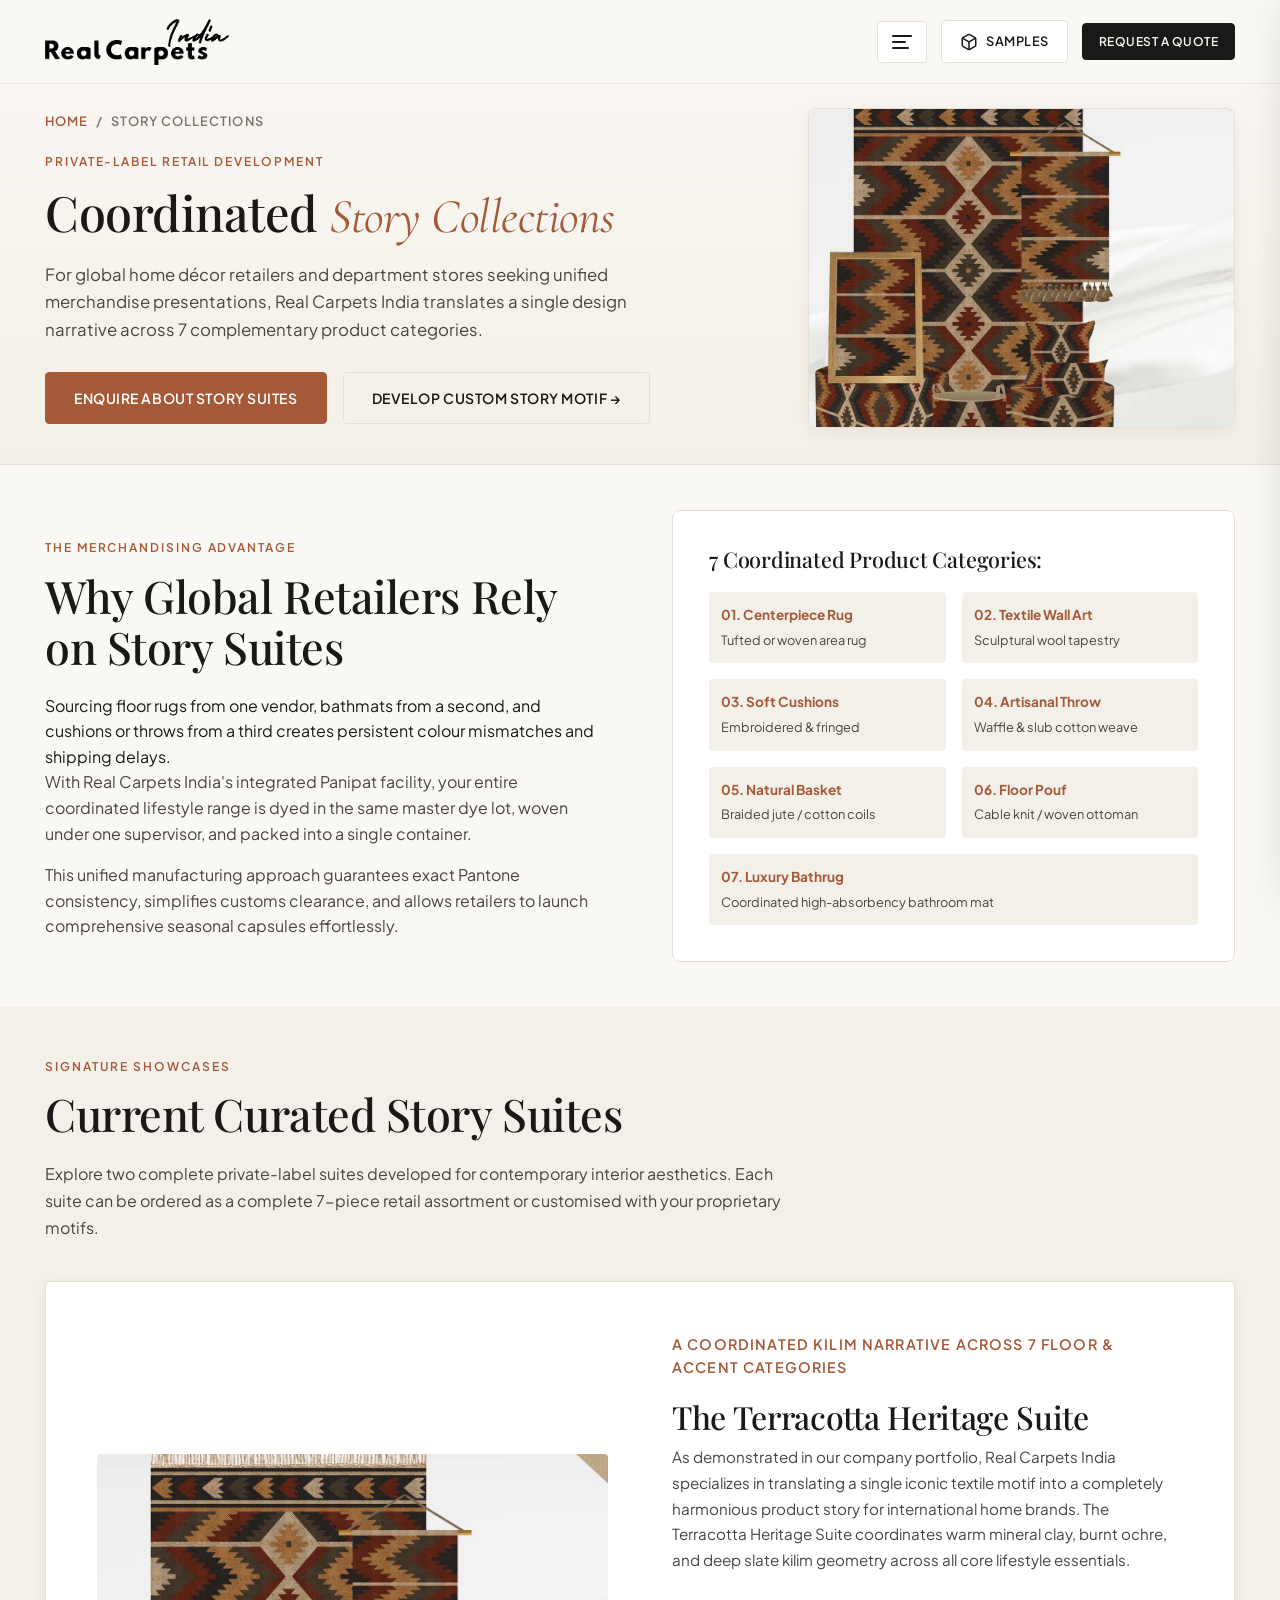
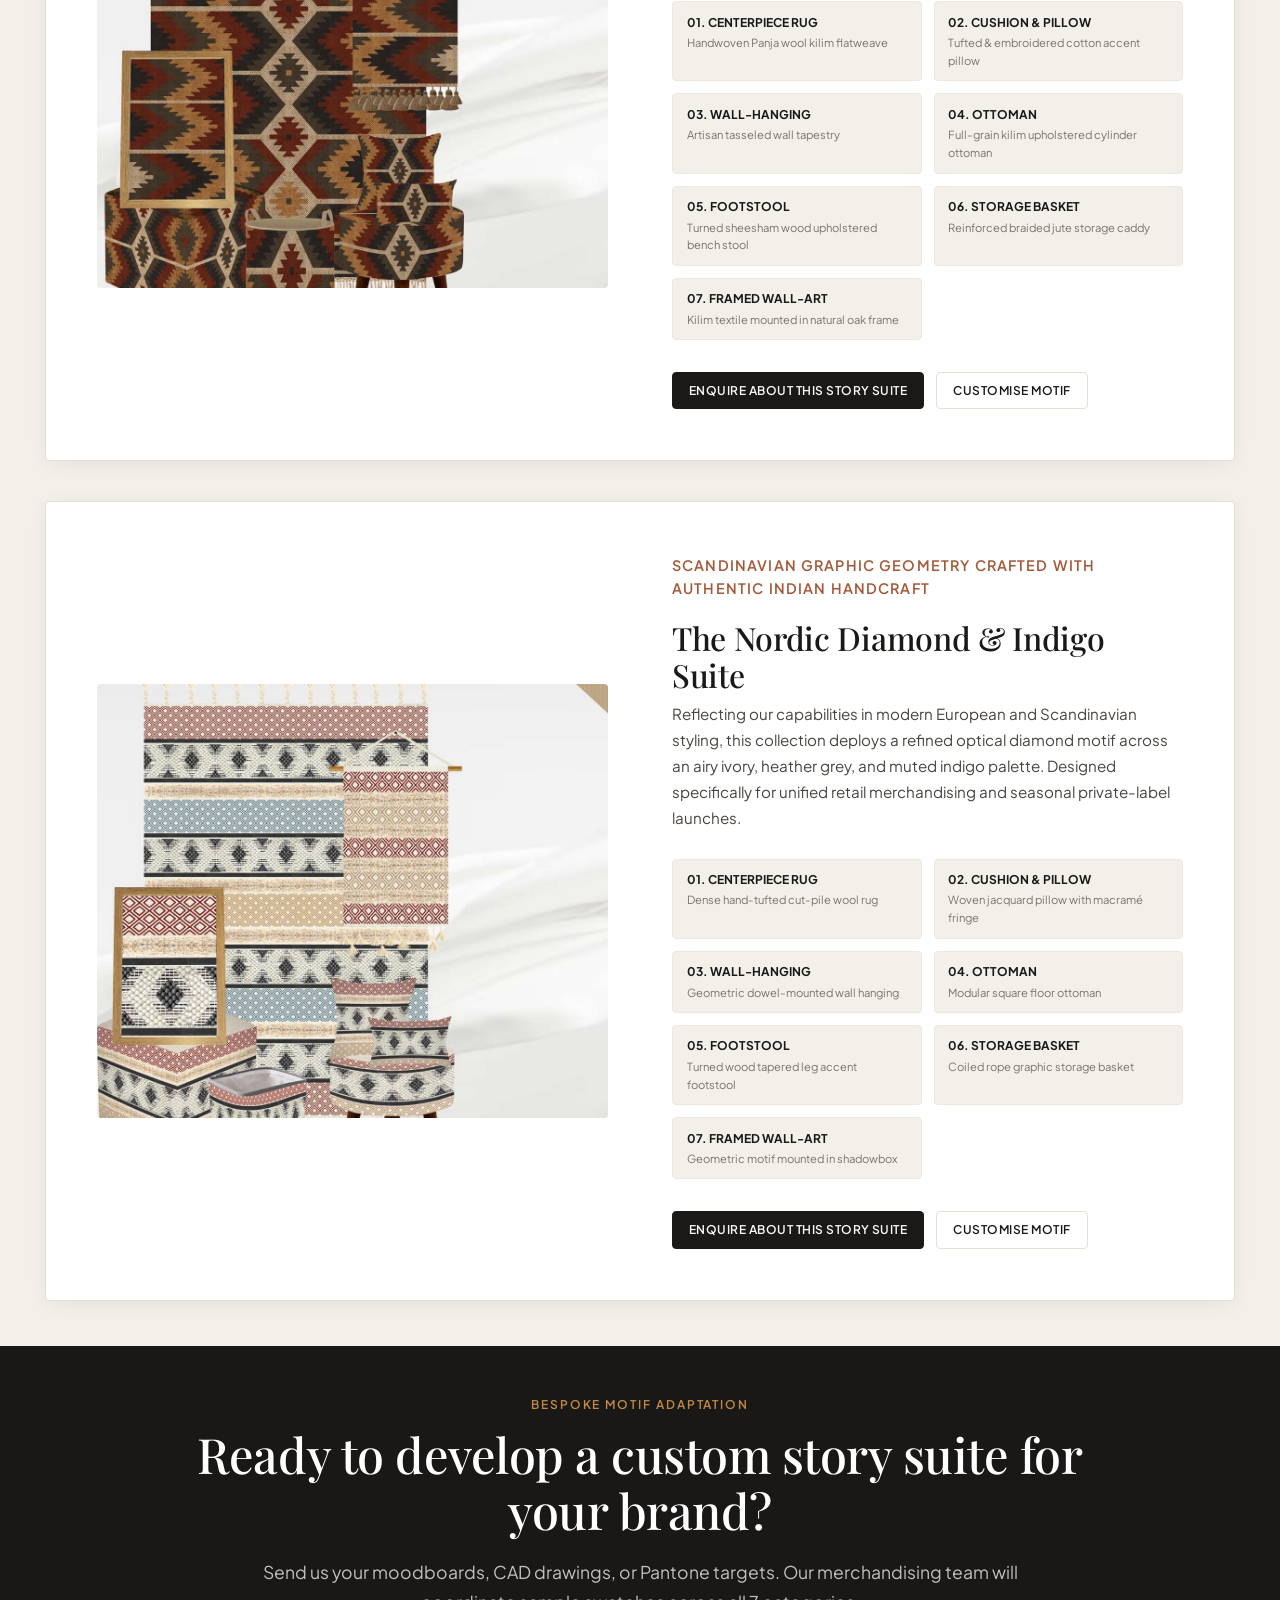
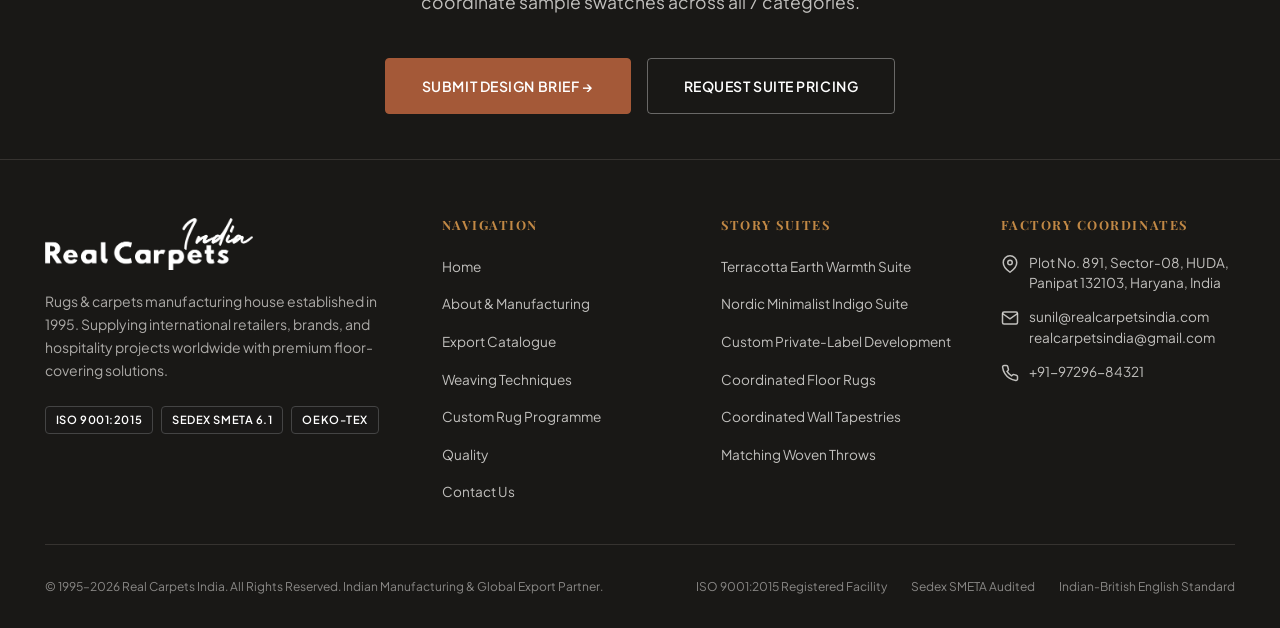
<file: collections.html>
<!DOCTYPE html>
<html lang="en-GB">
<head>
  <meta charset="UTF-8">
  <meta name="viewport" content="width=device-width, initial-scale=1.0">
  <title>Story Collections | Real Carpets India | Coordinated Private-Label Lifestyle Suites</title>
  <meta name="description" content="Discover Real Carpets India's Story Collections: unified design narratives coordinated across rugs, cushions, throws, bathmats, poufs, baskets, and wall art for international retail presentations.">
  <meta name="keywords" content="private label collections, coordinated home textiles, story collection rugs, Indian rug exporter collections, wholesale home decor suites">
  
  <!-- Favicon -->
  <link rel="icon" type="image/svg+xml" href="data:image/svg+xml,<svg xmlns='http://www.w3.org/2000/svg' viewBox='0 0 100 100'><rect width='100' height='100' rx='20' fill='%23A45938'/><text x='50' y='65' font-family='serif' font-size='50' font-weight='bold' fill='%23FAF8F5' text-anchor='middle'>RC</text></svg>">

  <!-- Stylesheets -->
  <link rel="stylesheet" href="assets/css/main.css">
  <link rel="stylesheet" href="assets/css/components.css">
  <link rel="stylesheet" href="assets/css/animations.css">
</head>
<body>

  <!-- ==========================================================================
       Header & Navigation
       ========================================================================== -->
  <header class="site-header">
    <div class="container header-inner">
      <!-- Brand Logo (New Provided Logo) -->
      <a href="index.html" class="brand-logo" aria-label="Real Carpets India Home">
        <img src="assets/images/brand-logo.png" alt="Real Carpets India" class="brand-logo-img">
      </a>

      <!-- Desktop Navigation -->
      <nav class="nav-desktop" aria-label="Main Navigation">
        <a href="index.html" class="nav-link">Home</a>
        <a href="about.html" class="nav-link">About</a>
        <a href="products.html" class="nav-link">Products</a>
        <a href="techniques.html" class="nav-link">Techniques</a>
        <a href="custom-programme.html" class="nav-link">Custom Rugs</a>
        <a href="quality.html" class="nav-link">Quality</a>
        <a href="contact.html" class="nav-link">Contact Us</a>
      </nav>

      <!-- Action Group -->
      <div class="header-actions">
        <!-- Dynamic Categories Menu Trigger (3 Dynamic Lines - Before Samples) -->
        <button class="categories-menu-trigger" id="categories-menu-trigger" aria-label="Explore Categories &amp; Navigation" aria-expanded="false" aria-controls="categories-sidebar">
          <div class="dynamic-lines" aria-hidden="true">
            <span class="d-line line-top"></span>
            <span class="d-line line-mid"></span>
            <span class="d-line line-bot"></span>
          </div>
        </button>

        <!-- Sample Box Drawer Trigger -->
        <button class="sample-drawer-trigger" id="header-sample-trigger" aria-label="Open Sample Swatch Box">
          <svg width="18" height="18" viewBox="0 0 24 24" fill="none" stroke="currentColor" stroke-width="2">
            <path d="M21 16V8a2 2 0 0 0-1-1.73l-7-4a2 2 0 0 0-2 0l-7 4A2 2 0 0 0 3 8v8a2 2 0 0 0 1 1.73l7 4a2 2 0 0 0 2 0l7-4A2 2 0 0 0 21 16z"/>
            <polyline points="3.27 6.96 12 12.01 20.73 6.96"/>
            <line x1="12" y1="22.08" x2="12" y2="12"/>
          </svg>
          <span style="display: inline-block;">Samples</span>
          <span class="sample-count-badge" style="display: none;">0</span>
        </button>

        <!-- Primary Quote CTA -->
        <button class="btn btn-primary btn-sm" data-action="open-quote">
          Request a Quote
        </button>
      </div>
    </div>
  </header>

  <!-- Categories Dynamic Sidebar & Overlay -->
  <div class="categories-sidebar-overlay" id="categories-sidebar-overlay"></div>
  <aside class="categories-sidebar" id="categories-sidebar" aria-label="Product Categories &amp; Navigation">
    <div class="categories-sidebar-header">
      <a href="index.html" aria-label="Real Carpets India Home">
        <img src="assets/images/brand-logo.png" alt="Real Carpets India" class="categories-sidebar-logo">
      </a>
      <button class="close-categories-btn" id="close-categories-sidebar" aria-label="Close Categories Menu">&times;</button>
    </div>

    <div class="categories-sidebar-body">
      <!-- Section: Company & Facility -->
      <div class="categories-section">
        <div class="categories-section-head">
          <span class="categories-section-title">Company &amp; Facility</span>
        </div>
        <ul class="sidebar-nav-links">
          <li>
            <a href="index.html" class="sidebar-nav-link">
              <span>Home</span>
              <svg width="14" height="14" viewBox="0 0 24 24" fill="none" stroke="currentColor" stroke-width="2"><polyline points="9 18 15 12 9 6"/></svg>
            </a>
          </li>
          <li>
            <a href="about.html" class="sidebar-nav-link">
              <span>About</span>
              <svg width="14" height="14" viewBox="0 0 24 24" fill="none" stroke="currentColor" stroke-width="2"><polyline points="9 18 15 12 9 6"/></svg>
            </a>
          </li>
          <li>
            <a href="products.html" class="sidebar-nav-link">
              <span>Products</span>
              <svg width="14" height="14" viewBox="0 0 24 24" fill="none" stroke="currentColor" stroke-width="2"><polyline points="9 18 15 12 9 6"/></svg>
            </a>
          </li>
          <li>
            <a href="techniques.html" class="sidebar-nav-link">
              <span>Techniques</span>
              <svg width="14" height="14" viewBox="0 0 24 24" fill="none" stroke="currentColor" stroke-width="2"><polyline points="9 18 15 12 9 6"/></svg>
            </a>
          </li>
          <li>
            <a href="custom-programme.html" class="sidebar-nav-link">
              <span>Custom Rug Programme</span>
              <svg width="14" height="14" viewBox="0 0 24 24" fill="none" stroke="currentColor" stroke-width="2"><polyline points="9 18 15 12 9 6"/></svg>
            </a>
          </li>
          <li>
            <a href="quality.html" class="sidebar-nav-link">
              <span>Quality</span>
              <svg width="14" height="14" viewBox="0 0 24 24" fill="none" stroke="currentColor" stroke-width="2"><polyline points="9 18 15 12 9 6"/></svg>
            </a>
          </li>
          <li>
            <a href="contact.html" class="sidebar-nav-link">
              <span>Contact Us</span>
              <svg width="14" height="14" viewBox="0 0 24 24" fill="none" stroke="currentColor" stroke-width="2"><polyline points="9 18 15 12 9 6"/></svg>
            </a>
          </li>
        </ul>
      </div>
    </div>

    <!-- Sidebar Footer -->
    <div class="categories-sidebar-footer">
      <div style="font-size: 0.75rem; color: var(--text-muted); text-align: center; line-height: 1.4; letter-spacing: 0.08em; text-transform: uppercase;">
        A GOVT. RECOGNIZED EXPORT HOUSE
      </div>
    </div>
  </aside>

  <!-- ==========================================================================
       Subpage Editorial Hero Banner
       ========================================================================== -->
  <section class="subpage-hero">
    <div class="container subpage-hero-inner">
      <div class="reveal-on-scroll">
        <nav class="subpage-breadcrumb" aria-label="Breadcrumb">
          <a href="index.html">Home</a>
          <span>/</span>
          <span>Story Collections</span>
        </nav>
        <span class="eyebrow">Private-Label Retail Development</span>
        <h1 class="subpage-title">
          Coordinated <em>Story Collections</em>
        </h1>
        <p class="subpage-desc">
          For global home décor retailers and department stores seeking unified merchandise presentations, Real Carpets India translates a single design narrative across 7 complementary product categories.
        </p>
        <div style="display: flex; gap: 1rem; flex-wrap: wrap;">
          <button class="btn btn-terracotta" data-action="open-quote">
            Enquire About Story Suites
          </button>
          <a href="custom-programme.html" class="btn btn-outline">
            Develop Custom Story Motif &rarr;
          </a>
        </div>
      </div>

      <div class="subpage-hero-visual reveal-on-scroll delay-1">
        <img src="assets/images/story/story_terracotta_suite.jpg" alt="Real Carpets India Terracotta Story Collection Suite">
      </div>
    </div>
  </section>

  <!-- ==========================================================================
       Concept Deep Dive
       ========================================================================== -->
  <section class="section">
    <div class="container">
      <div style="display: grid; grid-template-columns: 1fr 1fr; gap: clamp(2rem, 5vw, 4.5rem); align-items: center;" class="reveal-on-scroll">
        <div>
          <span class="eyebrow">The Merchandising Advantage</span>
          <h2 class="section-title">Why Global Retailers Rely on Story Suites</h2>
          <p class="lead-text">
            Sourcing floor rugs from one vendor, bathmats from a second, and cushions or throws from a third creates persistent colour mismatches and shipping delays.
          </p>
          <p style="margin-bottom: 1rem; color: var(--text-secondary);">
            With Real Carpets India's integrated Panipat facility, your entire coordinated lifestyle range is dyed in the same master dye lot, woven under one supervisor, and packed into a single container.
          </p>
          <p style="color: var(--text-secondary);">
            This unified manufacturing approach guarantees exact Pantone consistency, simplifies customs clearance, and allows retailers to launch comprehensive seasonal capsules effortlessly.
          </p>
        </div>

        <div style="background: var(--bg-surface); border: 1px solid var(--border-color); border-radius: var(--radius-md); padding: 2.25rem;">
          <h3 style="font-size: 1.35rem; color: var(--text-primary); margin-bottom: 1.25rem;">7 Coordinated Product Categories:</h3>
          <div style="display: grid; grid-template-columns: 1fr 1fr; gap: 1rem;">
            <div style="padding: 0.75rem; background: var(--bg-subtle); border-radius: var(--radius-sm);">
              <strong style="display: block; font-size: 0.85rem; color: var(--accent-terracotta);">01. Centerpiece Rug</strong>
              <span style="font-size: 0.8rem; color: var(--text-secondary);">Tufted or woven area rug</span>
            </div>
            <div style="padding: 0.75rem; background: var(--bg-subtle); border-radius: var(--radius-sm);">
              <strong style="display: block; font-size: 0.85rem; color: var(--accent-terracotta);">02. Textile Wall Art</strong>
              <span style="font-size: 0.8rem; color: var(--text-secondary);">Sculptural wool tapestry</span>
            </div>
            <div style="padding: 0.75rem; background: var(--bg-subtle); border-radius: var(--radius-sm);">
              <strong style="display: block; font-size: 0.85rem; color: var(--accent-terracotta);">03. Soft Cushions</strong>
              <span style="font-size: 0.8rem; color: var(--text-secondary);">Embroidered &amp; fringed</span>
            </div>
            <div style="padding: 0.75rem; background: var(--bg-subtle); border-radius: var(--radius-sm);">
              <strong style="display: block; font-size: 0.85rem; color: var(--accent-terracotta);">04. Artisanal Throw</strong>
              <span style="font-size: 0.8rem; color: var(--text-secondary);">Waffle &amp; slub cotton weave</span>
            </div>
            <div style="padding: 0.75rem; background: var(--bg-subtle); border-radius: var(--radius-sm);">
              <strong style="display: block; font-size: 0.85rem; color: var(--accent-terracotta);">05. Natural Basket</strong>
              <span style="font-size: 0.8rem; color: var(--text-secondary);">Braided jute / cotton coils</span>
            </div>
            <div style="padding: 0.75rem; background: var(--bg-subtle); border-radius: var(--radius-sm);">
              <strong style="display: block; font-size: 0.85rem; color: var(--accent-terracotta);">06. Floor Pouf</strong>
              <span style="font-size: 0.8rem; color: var(--text-secondary);">Cable knit / woven ottoman</span>
            </div>
            <div style="grid-column: 1 / -1; padding: 0.75rem; background: var(--bg-subtle); border-radius: var(--radius-sm);">
              <strong style="display: block; font-size: 0.85rem; color: var(--accent-terracotta);">07. Luxury Bathrug</strong>
              <span style="font-size: 0.8rem; color: var(--text-secondary);">Coordinated high-absorbency bathroom mat</span>
            </div>
          </div>
        </div>
      </div>
    </div>
  </section>

  <!-- ==========================================================================
       Story Collections Suites Showcase
       ========================================================================== -->
  <section class="section section-subtle" id="story-collections">
    <div class="container">
      <div style="max-width: 800px; margin-bottom: 2rem;" class="reveal-on-scroll">
        <span class="eyebrow">Signature Showcases</span>
        <h2 class="section-title">Current Curated Story Suites</h2>
        <p class="section-desc">
          Explore two complete private-label suites developed for contemporary interior aesthetics. Each suite can be ordered as a complete 7-piece retail assortment or customised with your proprietary motifs.
        </p>
      </div>

      <div id="story-collections-container">
        <!-- Rendered dynamically from data.js by app.js -->
      </div>
    </div>
  </section>

  <!-- ==========================================================================
       B2B Conversion Banner
       ========================================================================== -->
  <section class="section section-dark" style="text-align: center; position: relative;">
    <div class="container container-narrow reveal-on-scroll">
      <span class="eyebrow">Bespoke Motif Adaptation</span>
      <h2 class="section-title" style="color: #FFFFFF; font-size: clamp(2.25rem, 3.8vw, 3.5rem);">
        Ready to develop a custom story suite for your brand?
      </h2>
      <p class="section-desc" style="color: rgba(250, 248, 245, 0.75); margin: 0 auto 2.5rem; font-size: 1.1rem;">
        Send us your moodboards, CAD drawings, or Pantone targets. Our merchandising team will coordinate sample swatches across all 7 categories.
      </p>
      <div style="display: flex; gap: 1rem; justify-content: center; flex-wrap: wrap;">
        <a href="custom-programme.html" class="btn btn-terracotta" style="padding: 1rem 2.25rem;">
          Submit Design Brief &rarr;
        </a>
        <button class="btn btn-outline-white" data-action="open-quote" style="padding: 1rem 2.25rem;">
          Request Suite Pricing
        </button>
      </div>
    </div>
  </section>

  <!-- ==========================================================================
       Footer
       ========================================================================== -->
  <footer class="site-footer" id="contact">
    <div class="container">
      <div class="footer-top-grid">
        <div class="footer-brand">
          <a href="index.html" class="brand-logo footer-logo" aria-label="Real Carpets India Home">
            <img src="assets/images/brand-logo-white.png" alt="Real Carpets India" class="brand-logo-img footer-logo-img">
          </a>
          <p>
            Rugs &amp; carpets manufacturing house established in 1995. Supplying international retailers, brands, and hospitality projects worldwide with premium floor-covering solutions.
          </p>
          <div style="display: flex; gap: 0.5rem; flex-wrap: wrap;">
            <span class="badge badge-dark" style="border-color: #444;">ISO 9001:2015</span>
            <span class="badge badge-dark" style="border-color: #444;">Sedex SMETA 6.1</span>
            <span class="badge badge-dark" style="border-color: #444;">OEKO-TEX</span>
          </div>
        </div>

        <div class="footer-col">
          <h4>Navigation</h4>
          <ul class="footer-links">
            <li><a href="index.html" class="footer-link">Home</a></li>
            <li><a href="about.html" class="footer-link">About &amp; Manufacturing</a></li>
            <li><a href="products.html" class="footer-link">Export Catalogue</a></li>
            <li><a href="techniques.html" class="footer-link">Weaving Techniques</a></li>
            <li><a href="custom-programme.html" class="footer-link">Custom Rug Programme</a></li>
            <li><a href="quality.html" class="footer-link">Quality</a></li>
            <li><a href="contact.html" class="footer-link">Contact Us</a></li>
          </ul>
        </div>

        <div class="footer-col">
          <h4>Story Suites</h4>
          <ul class="footer-links">
            <li><a href="collections.html" class="footer-link">Terracotta Earth Warmth Suite</a></li>
            <li><a href="collections.html" class="footer-link">Nordic Minimalist Indigo Suite</a></li>
            <li><a href="custom-programme.html" class="footer-link">Custom Private-Label Development</a></li>
            <li><a href="products.html" class="footer-link">Coordinated Floor Rugs</a></li>
            <li><a href="products.html" class="footer-link">Coordinated Wall Tapestries</a></li>
            <li><a href="products.html" class="footer-link">Matching Woven Throws</a></li>
          </ul>
        </div>

        <div class="footer-col">
          <h4>Factory Coordinates</h4>
          <div class="footer-contact-item">
            <svg width="18" height="18" viewBox="0 0 24 24" fill="none" stroke="currentColor" stroke-width="2" style="flex-shrink: 0; margin-top: 2px;"><path d="M21 10c0 7-9 13-9 13s-9-6-9-13a9 9 0 0 1 18 0z"></path><circle cx="12" cy="10" r="3"></circle></svg>
            <span>Plot No. 891, Sector-08, HUDA, Panipat 132103, Haryana, India</span>
          </div>
          <div class="footer-contact-item">
            <svg width="18" height="18" viewBox="0 0 24 24" fill="none" stroke="currentColor" stroke-width="2" style="flex-shrink: 0; margin-top: 2px;"><path d="M4 4h16c1.1 0 2 .9 2 2v12c0 1.1-.9 2-2 2H4c-1.1 0-2-.9-2-2V6c0-1.1.9-2 2-2z"></path><polyline points="22,6 12,13 2,6"></polyline></svg>
            <div>
              <a href="mailto:sunil@realcarpetsindia.com" class="footer-link" style="display: block;">sunil@realcarpetsindia.com</a>
              <a href="mailto:realcarpetsindia@gmail.com" class="footer-link" style="display: block;">realcarpetsindia@gmail.com</a>
            </div>
          </div>
          <div class="footer-contact-item">
            <svg width="18" height="18" viewBox="0 0 24 24" fill="none" stroke="currentColor" stroke-width="2" style="flex-shrink: 0; margin-top: 2px;"><path d="M22 16.92v3a2 2 0 0 1-2.18 2 19.79 19.79 0 0 1-8.63-3.07 19.5 19.5 0 0 1-6-6 19.79 19.79 0 0 1-3.07-8.67A2 2 0 0 1 4.11 2h3a2 2 0 0 1 2 1.72 12.84 12.84 0 0 0 .7 2.81 2 2 0 0 1-.45 2.11L8.09 9.91a16 16 0 0 0 6 6l1.27-1.27a2 2 0 0 1 2.11-.45 12.84 12.84 0 0 0 2.81.7A2 2 0 0 1 22 16.92z"></path></svg>
            <a href="tel:+919729684321" class="footer-link">+91-97296-84321</a>
          </div>
        </div>
      </div>

      <div class="footer-bottom">
        <div>
          &copy; 1995–2026 Real Carpets India. All Rights Reserved. Indian Manufacturing &amp; Global Export Partner.
        </div>
        <div style="display: flex; gap: 1.5rem;">
          <span>ISO 9001:2015 Registered Facility</span>
          <span>Sedex SMETA Audited</span>
          <span>Indian-British English Standard</span>
        </div>
      </div>
    </div>
  </footer>

  <!-- ==========================================================================
       MODALS & DRAWERS
       ========================================================================== -->

  <!-- 1. Sample Swatch Drawer -->
  <div class="mobile-drawer-overlay" id="drawer-overlay"></div>
  <aside class="sample-drawer" id="sample-drawer" aria-label="Sample Request Drawer">
    <div class="sample-drawer-header">
      <div>
        <h3>Sample Swatch Box</h3>
        <span style="font-size: 0.75rem; color: var(--text-muted);">Direct Dispatch to International Buyers</span>
      </div>
      <button id="close-sample-drawer" style="font-size: 1.75rem; line-height: 1;" aria-label="Close sample drawer">&times;</button>
    </div>

    <div class="sample-drawer-items" id="sample-drawer-items-list">
      <!-- Rendered by sample-drawer.js -->
    </div>

    <div class="sample-drawer-footer">
      <h4 style="font-size: 0.85rem; font-weight: 700; text-transform: uppercase; margin-bottom: 0.85rem; color: var(--text-primary);">
        Sample Dispatch Details
      </h4>
      <form id="sample-order-form">
        <div style="display: grid; grid-template-columns: 1fr 1fr; gap: 0.5rem; margin-bottom: 0.5rem;">
          <input type="text" name="company" class="form-input" placeholder="Company Name *" required style="padding: 0.5rem 0.75rem; font-size: 0.8rem;">
          <input type="text" name="recipientName" class="form-input" placeholder="Attn / Name *" required style="padding: 0.5rem 0.75rem; font-size: 0.8rem;">
        </div>
        <div style="display: grid; grid-template-columns: 1fr 1fr; gap: 0.5rem; margin-bottom: 0.5rem;">
          <input type="email" name="email" class="form-input" placeholder="Business Email *" required style="padding: 0.5rem 0.75rem; font-size: 0.8rem;">
          <input type="tel" name="phone" class="form-input" placeholder="Phone / WhatsApp *" required style="padding: 0.5rem 0.75rem; font-size: 0.8rem;">
        </div>
        <div style="margin-bottom: 0.5rem;">
          <input type="text" name="address" class="form-input" placeholder="Street Delivery Address *" required style="padding: 0.5rem 0.75rem; font-size: 0.8rem;">
        </div>
        <div style="display: grid; grid-template-columns: 1fr 1fr 1fr; gap: 0.5rem; margin-bottom: 0.5rem;">
          <input type="text" name="city" class="form-input" placeholder="City *" required style="padding: 0.5rem 0.75rem; font-size: 0.8rem;">
          <input type="text" name="country" class="form-input" placeholder="Country *" required style="padding: 0.5rem 0.75rem; font-size: 0.8rem;">
          <input type="text" name="postalCode" class="form-input" placeholder="Postal Code *" required style="padding: 0.5rem 0.75rem; font-size: 0.8rem;">
        </div>
        <div style="margin-bottom: 0.85rem;">
          <input type="text" name="courierAccount" class="form-input" placeholder="DHL / FedEx Account No. (Optional)" style="padding: 0.5rem 0.75rem; font-size: 0.8rem;">
        </div>
        <button type="submit" class="btn btn-terracotta" style="width: 100%; padding: 0.75rem; font-size: 0.8rem;">
          Confirm Sample Dispatch &rarr;
        </button>
      </form>
    </div>
  </aside>

  <!-- 2. Request a Quote Modal -->
  <div class="modal-backdrop" id="quote-request-modal" aria-hidden="true" role="dialog" aria-modal="true">
    <div class="product-detail-modal-box" style="max-width: 820px;">
      <button class="modal-close-btn" id="close-quote-modal" aria-label="Close quote modal">&times;</button>
      <div style="padding: clamp(1.75rem, 4vw, 3rem);">
        <div style="margin-bottom: 1.75rem; border-bottom: 1px solid var(--border-subtle); padding-bottom: 1.25rem;">
          <span class="eyebrow">Direct Factory Quotation</span>
          <h2 style="font-size: 1.85rem; color: var(--text-primary); margin-bottom: 0.35rem;">Request Story Suite Pricing</h2>
          <p style="font-size: 0.875rem; color: var(--text-secondary);">
            Submit your container volume requirements or story suite inquiries. Our commercial desk will calculate FOB/CIF terms.
          </p>
        </div>

        <form id="quote-request-form">
          <input type="hidden" name="productCode" id="quote-product-code" value="">
          <div class="form-grid-2">
            <div class="form-group">
              <label class="form-label">Full Name <span class="req">*</span></label>
              <input type="text" name="fullName" class="form-input" placeholder="e.g. Richard Davenport" required>
            </div>
            <div class="form-group">
              <label class="form-label">Company Name <span class="req">*</span></label>
              <input type="text" name="company" class="form-input" placeholder="e.g. Davenport Interiors Ltd" required>
            </div>
          </div>

          <div class="form-grid-3">
            <div class="form-group">
              <label class="form-label">Job Title / Role</label>
              <input type="text" name="jobTitle" class="form-input" placeholder="e.g. Senior Buyer / Sourcing Manager">
            </div>
            <div class="form-group">
              <label class="form-label">Business Email <span class="req">*</span></label>
              <input type="email" name="email" class="form-input" placeholder="e.g. richard@davenport.co.uk" required>
            </div>
            <div class="form-group">
              <label class="form-label">Phone / WhatsApp</label>
              <input type="tel" name="phone" class="form-input" placeholder="e.g. +44 20 7946 0912">
            </div>
          </div>

          <div class="form-grid-3">
            <div class="form-group">
              <label class="form-label">Country <span class="req">*</span></label>
              <input type="text" name="country" class="form-input" placeholder="e.g. United Kingdom" required>
            </div>
            <div class="form-group">
              <label class="form-label">Target Market</label>
              <input type="text" name="targetMarket" class="form-input" placeholder="e.g. Retail Showroom / Hospitality">
            </div>
            <div class="form-group">
              <label class="form-label">Destination Port</label>
              <input type="text" name="deliveryCountry" class="form-input" placeholder="e.g. Felixstowe / Southampton">
            </div>
          </div>

          <div class="form-group">
            <label class="form-label">Project Requirements &amp; Notes</label>
            <textarea name="message" id="quote-requirement" class="form-textarea" placeholder="Specify which story suite, order quantities, packaging requirements..."></textarea>
          </div>

          <div style="display: flex; justify-content: flex-end; gap: 0.75rem;">
            <button type="button" class="btn btn-outline" id="btn-cancel-quote">Cancel</button>
            <button type="submit" class="btn btn-terracotta">Send Quotation Request &rarr;</button>
          </div>
        </form>
      </div>
    </div>
  </div>

  <!-- 3. General Enquiry / Order Success Modal -->
  <div class="modal-backdrop" id="enquiry-success-modal" aria-hidden="true" role="dialog" aria-modal="true">
    <div class="product-detail-modal-box" style="max-width: 540px; text-align: center;">
      <button class="modal-close-btn" id="close-success-modal" aria-label="Close confirmation">&times;</button>
      <div style="padding: 3rem 2rem;">
        <div style="width: 56px; height: 56px; border-radius: 50%; background: rgba(164, 89, 56, 0.12); display: flex; align-items: center; justify-content: center; margin: 0 auto 1.5rem; color: var(--accent-terracotta);">
          <svg width="28" height="28" viewBox="0 0 24 24" fill="none" stroke="currentColor" stroke-width="2.5"><polyline points="20 6 9 17 4 12"></polyline></svg>
        </div>
        <h3 id="success-modal-title" style="font-size: 1.6rem; color: var(--text-primary); margin-bottom: 0.75rem;">Request Registered</h3>
        <p id="success-modal-message" style="font-size: 0.9rem; color: var(--text-secondary); line-height: 1.6; margin-bottom: 1.5rem;">
          Thank you for contacting Real Carpets India. Our Panipat export merchandising desk will examine your specifications and provide a proforma pricing and lead-time schedule.
        </p>
        <div style="background: var(--bg-subtle); border: 1px solid var(--border-color); border-radius: var(--radius-sm); padding: 0.85rem 1.25rem; display: inline-block; margin-bottom: 2rem;">
          <span style="font-size: 0.75rem; text-transform: uppercase; color: var(--text-muted); display: block;">Reference ID</span>
          <strong id="success-ref-id" style="font-family: var(--font-serif); font-size: 1.25rem; color: var(--accent-terracotta);">RCI-REQ-2026</strong>
        </div>
        <div>
          <button class="btn btn-primary" id="success-dismiss-btn" style="min-width: 180px;">Done</button>
        </div>
      </div>
    </div>
  </div>

  <!-- Toast Container -->
  <div class="toast-container" id="toast-container" aria-live="polite"></div>

  <!-- App Script Entrypoint -->
  <script type="module" src="assets/js/app.js"></script>
  <script>
    document.addEventListener('DOMContentLoaded', () => {
      const cancelQuoteBtn = document.getElementById('btn-cancel-quote');
      if (cancelQuoteBtn) {
        cancelQuoteBtn.addEventListener('click', () => {
          const quoteModal = document.getElementById('quote-request-modal');
          if (quoteModal) quoteModal.classList.remove('open');
          document.body.style.overflow = '';
        });
      }
    });
  </script>
</body>
</html>
</file>
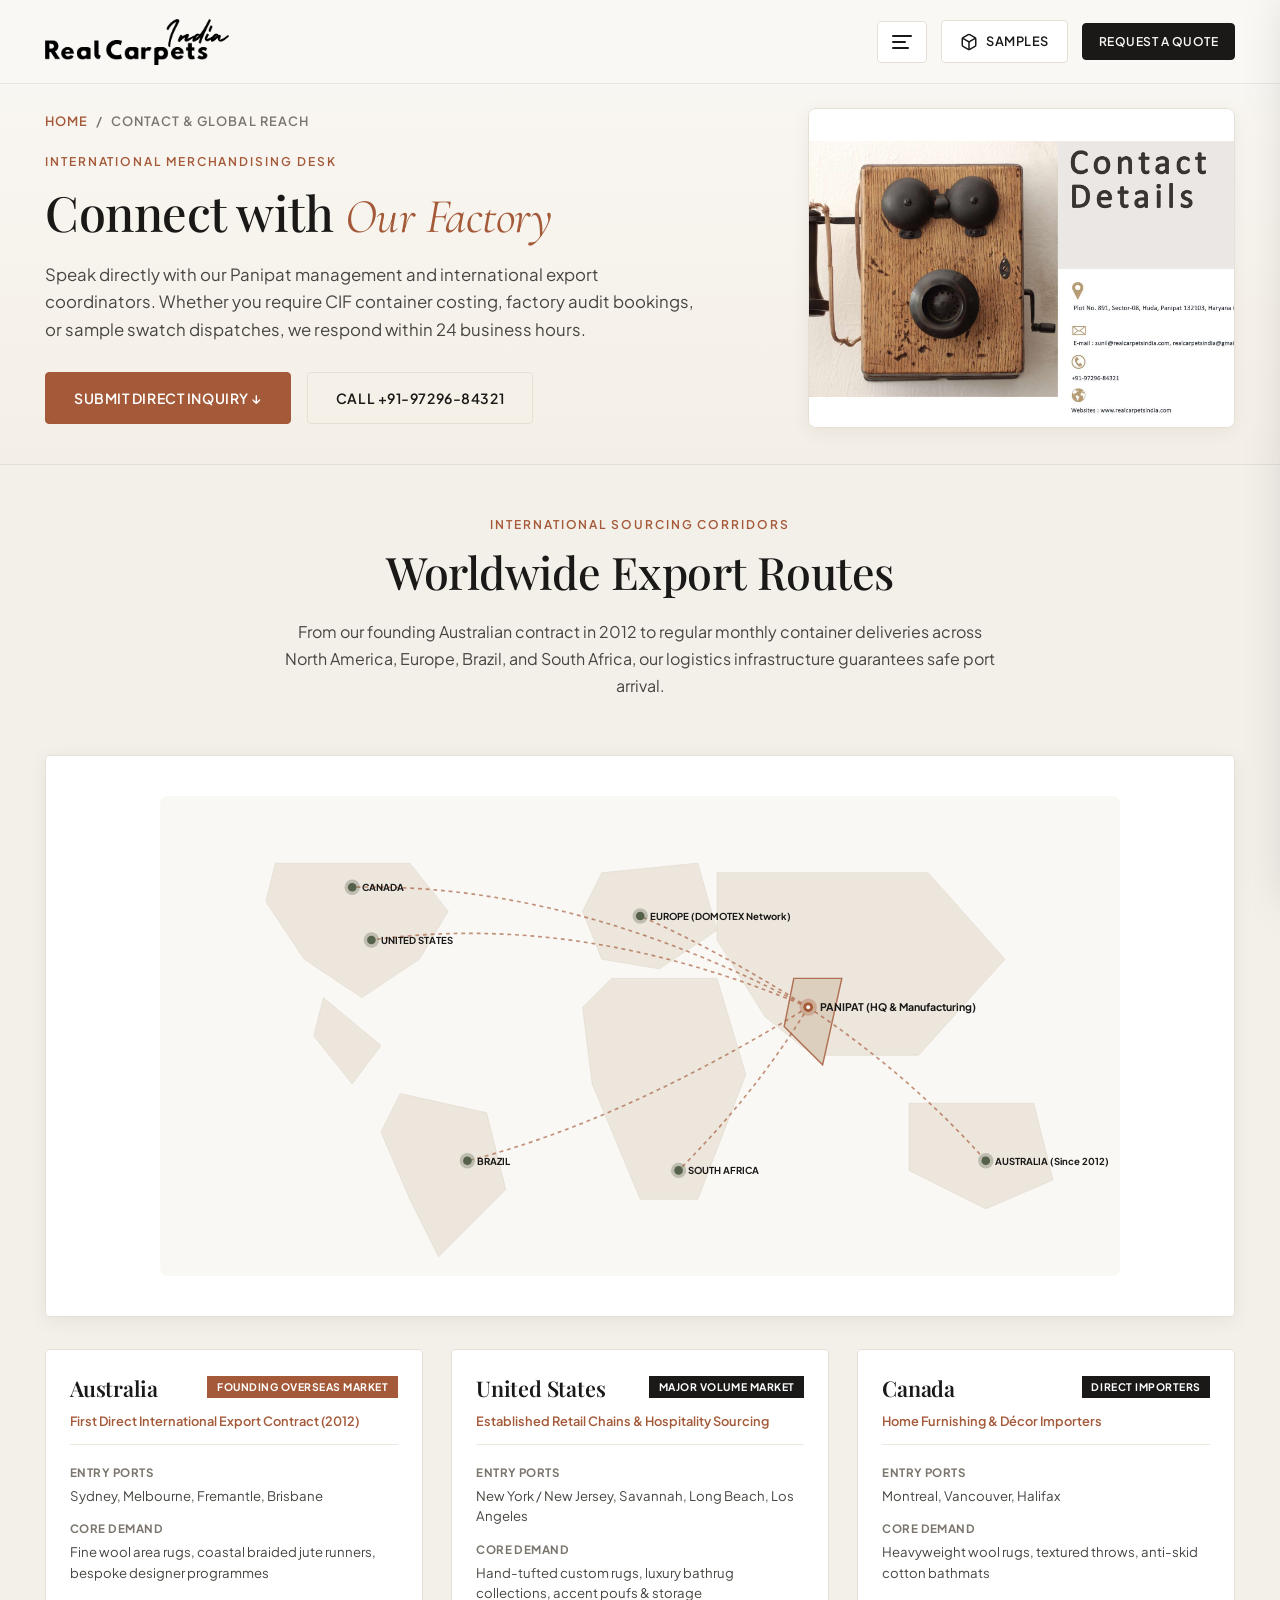
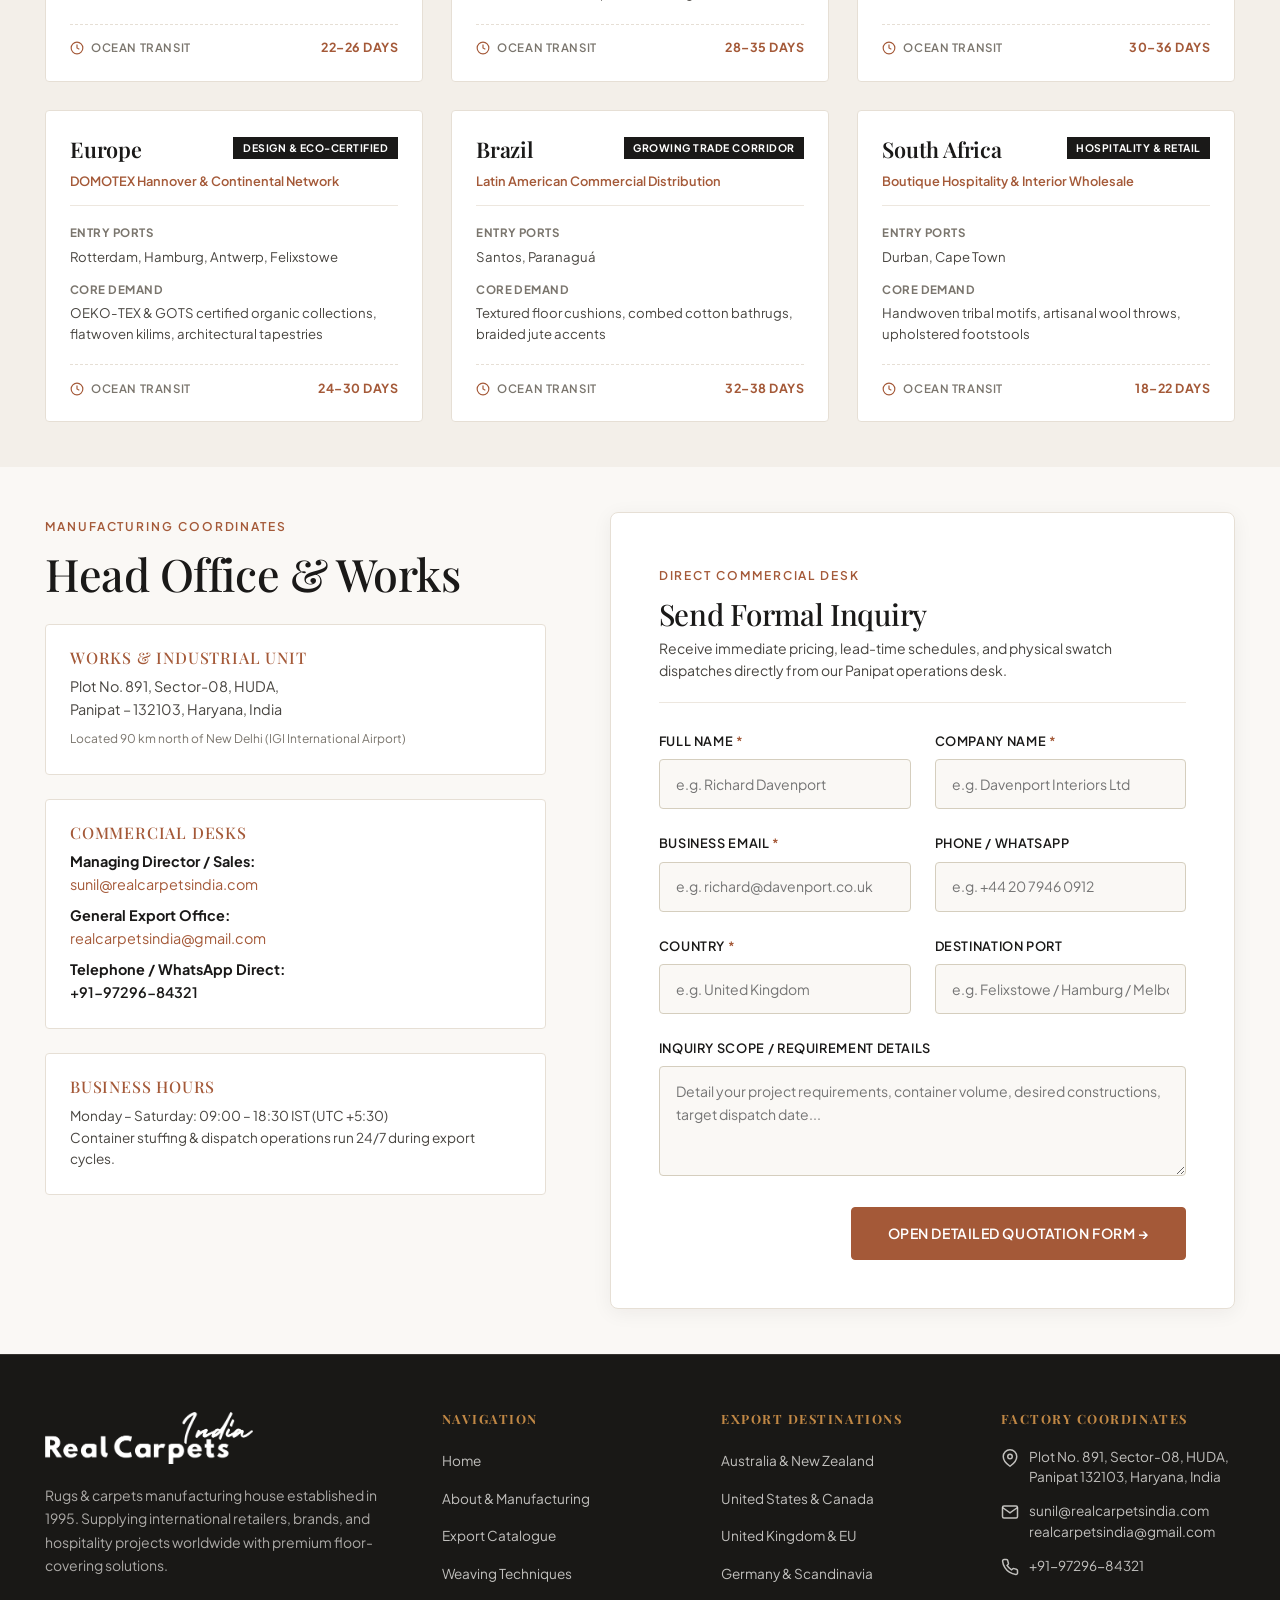
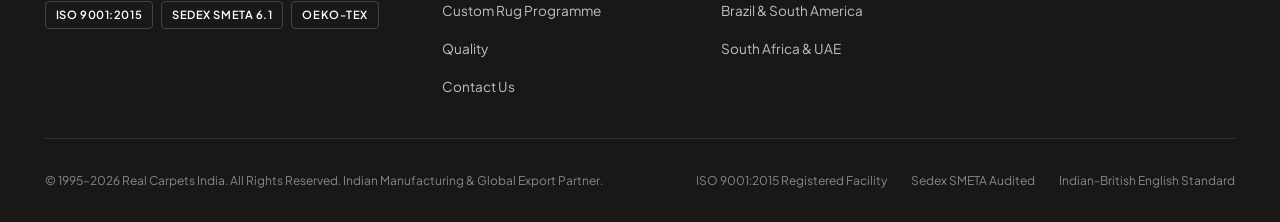
<file: contact.html>
<!DOCTYPE html>
<html lang="en-GB">
<head>
  <meta charset="UTF-8">
  <meta name="viewport" content="width=device-width, initial-scale=1.0">
  <title>Contact &amp; Global Reach | Real Carpets India | Panipat Factory Coordinates</title>
  <meta name="description" content="Contact Real Carpets India directly at our Panipat manufacturing house. Explore international export corridors, request container quotation terms, or book an in-person facility inspection.">
  <meta name="keywords" content="contact Real Carpets India, Panipat rug factory address, carpet exporter contact Haryana, Indian rug supplier email WhatsApp">
  
  <!-- Favicon -->
  <link rel="icon" type="image/svg+xml" href="data:image/svg+xml,<svg xmlns='http://www.w3.org/2000/svg' viewBox='0 0 100 100'><rect width='100' height='100' rx='20' fill='%23A45938'/><text x='50' y='65' font-family='serif' font-size='50' font-weight='bold' fill='%23FAF8F5' text-anchor='middle'>RC</text></svg>">

  <!-- Stylesheets -->
  <link rel="stylesheet" href="assets/css/main.css">
  <link rel="stylesheet" href="assets/css/components.css">
  <link rel="stylesheet" href="assets/css/animations.css">
</head>
<body>

  <!-- ==========================================================================
       Header & Navigation
       ========================================================================== -->
  <header class="site-header">
    <div class="container header-inner">
      <!-- Brand Logo (New Provided Logo) -->
      <a href="index.html" class="brand-logo" aria-label="Real Carpets India Home">
        <img src="assets/images/brand-logo.png" alt="Real Carpets India" class="brand-logo-img">
      </a>

      <!-- Desktop Navigation -->
      <nav class="nav-desktop" aria-label="Main Navigation">
        <a href="index.html" class="nav-link">Home</a>
        <a href="about.html" class="nav-link">About</a>
        <a href="products.html" class="nav-link">Products</a>
        <a href="techniques.html" class="nav-link">Techniques</a>
        <a href="custom-programme.html" class="nav-link">Custom Rugs</a>
        <a href="quality.html" class="nav-link">Quality</a>
        <a href="contact.html" class="nav-link active">Contact Us</a>
      </nav>

      <!-- Action Group -->
      <div class="header-actions">
        <!-- Dynamic Categories Menu Trigger (3 Dynamic Lines - Before Samples) -->
        <button class="categories-menu-trigger" id="categories-menu-trigger" aria-label="Explore Categories &amp; Navigation" aria-expanded="false" aria-controls="categories-sidebar">
          <div class="dynamic-lines" aria-hidden="true">
            <span class="d-line line-top"></span>
            <span class="d-line line-mid"></span>
            <span class="d-line line-bot"></span>
          </div>
        </button>

        <!-- Sample Box Drawer Trigger -->
        <button class="sample-drawer-trigger" id="header-sample-trigger" aria-label="Open Sample Swatch Box">
          <svg width="18" height="18" viewBox="0 0 24 24" fill="none" stroke="currentColor" stroke-width="2">
            <path d="M21 16V8a2 2 0 0 0-1-1.73l-7-4a2 2 0 0 0-2 0l-7 4A2 2 0 0 0 3 8v8a2 2 0 0 0 1 1.73l7 4a2 2 0 0 0 2 0l7-4A2 2 0 0 0 21 16z"/>
            <polyline points="3.27 6.96 12 12.01 20.73 6.96"/>
            <line x1="12" y1="22.08" x2="12" y2="12"/>
          </svg>
          <span style="display: inline-block;">Samples</span>
          <span class="sample-count-badge" style="display: none;">0</span>
        </button>

        <!-- Primary Quote CTA -->
        <button class="btn btn-primary btn-sm" data-action="open-quote">
          Request a Quote
        </button>
      </div>
    </div>
  </header>

  <!-- Categories Dynamic Sidebar & Overlay -->
  <div class="categories-sidebar-overlay" id="categories-sidebar-overlay"></div>
  <aside class="categories-sidebar" id="categories-sidebar" aria-label="Product Categories &amp; Navigation">
    <div class="categories-sidebar-header">
      <a href="index.html" aria-label="Real Carpets India Home">
        <img src="assets/images/brand-logo.png" alt="Real Carpets India" class="categories-sidebar-logo">
      </a>
      <button class="close-categories-btn" id="close-categories-sidebar" aria-label="Close Categories Menu">&times;</button>
    </div>

    <div class="categories-sidebar-body">
      <!-- Section: Company & Facility -->
      <div class="categories-section">
        <div class="categories-section-head">
          <span class="categories-section-title">Company &amp; Facility</span>
        </div>
        <ul class="sidebar-nav-links">
          <li>
            <a href="index.html" class="sidebar-nav-link">
              <span>Home</span>
              <svg width="14" height="14" viewBox="0 0 24 24" fill="none" stroke="currentColor" stroke-width="2"><polyline points="9 18 15 12 9 6"/></svg>
            </a>
          </li>
          <li>
            <a href="about.html" class="sidebar-nav-link">
              <span>About</span>
              <svg width="14" height="14" viewBox="0 0 24 24" fill="none" stroke="currentColor" stroke-width="2"><polyline points="9 18 15 12 9 6"/></svg>
            </a>
          </li>
          <li>
            <a href="products.html" class="sidebar-nav-link">
              <span>Products</span>
              <svg width="14" height="14" viewBox="0 0 24 24" fill="none" stroke="currentColor" stroke-width="2"><polyline points="9 18 15 12 9 6"/></svg>
            </a>
          </li>
          <li>
            <a href="techniques.html" class="sidebar-nav-link">
              <span>Techniques</span>
              <svg width="14" height="14" viewBox="0 0 24 24" fill="none" stroke="currentColor" stroke-width="2"><polyline points="9 18 15 12 9 6"/></svg>
            </a>
          </li>
          <li>
            <a href="custom-programme.html" class="sidebar-nav-link">
              <span>Custom Rug Programme</span>
              <svg width="14" height="14" viewBox="0 0 24 24" fill="none" stroke="currentColor" stroke-width="2"><polyline points="9 18 15 12 9 6"/></svg>
            </a>
          </li>
          <li>
            <a href="quality.html" class="sidebar-nav-link">
              <span>Quality</span>
              <svg width="14" height="14" viewBox="0 0 24 24" fill="none" stroke="currentColor" stroke-width="2"><polyline points="9 18 15 12 9 6"/></svg>
            </a>
          </li>
          <li>
            <a href="contact.html" class="sidebar-nav-link active">
              <span>Contact Us</span>
              <svg width="14" height="14" viewBox="0 0 24 24" fill="none" stroke="currentColor" stroke-width="2"><polyline points="9 18 15 12 9 6"/></svg>
            </a>
          </li>
        </ul>
      </div>
    </div>

    <!-- Sidebar Footer -->
    <div class="categories-sidebar-footer">
      <div style="font-size: 0.75rem; color: var(--text-muted); text-align: center; line-height: 1.4; letter-spacing: 0.08em; text-transform: uppercase;">
        A GOVT. RECOGNIZED EXPORT HOUSE
      </div>
    </div>
  </aside>

  <!-- ==========================================================================
       Subpage Editorial Hero Banner
       ========================================================================== -->
  <section class="subpage-hero">
    <div class="container subpage-hero-inner">
      <div class="reveal-on-scroll">
        <nav class="subpage-breadcrumb" aria-label="Breadcrumb">
          <a href="index.html">Home</a>
          <span>/</span>
          <span>Contact &amp; Global Reach</span>
        </nav>
        <span class="eyebrow">International Merchandising Desk</span>
        <h1 class="subpage-title">
          Connect with <em>Our Factory</em>
        </h1>
        <p class="subpage-desc">
          Speak directly with our Panipat management and international export coordinators. Whether you require CIF container costing, factory audit bookings, or sample swatch dispatches, we respond within 24 business hours.
        </p>
        <div style="display: flex; gap: 1rem; flex-wrap: wrap;">
          <a href="#direct-enquiry" class="btn btn-terracotta">
            Submit Direct Inquiry &darr;
          </a>
          <a href="tel:+919729684321" class="btn btn-outline">
            Call +91-97296-84321
          </a>
        </div>
      </div>

      <div class="subpage-hero-visual reveal-on-scroll delay-1">
        <img src="assets/images/pages/page_32_contact.jpg" alt="Real Carpets India Factory Building and Contact Coordinates">
      </div>
    </div>
  </section>

  <!-- ==========================================================================
       10. Global Presence & Worldwide Trade Corridors
       ========================================================================== -->
  <section class="section section-subtle" id="global-reach">
    <div class="container">
      <div style="text-align: center; max-width: 720px; margin: 0 auto 1.75rem;" class="reveal-on-scroll">
        <span class="eyebrow">International Sourcing Corridors</span>
        <h2 class="section-title">Worldwide Export Routes</h2>
        <p class="section-desc" style="margin: 0 auto;">
          From our founding Australian contract in 2012 to regular monthly container deliveries across North America, Europe, Brazil, and South Africa, our logistics infrastructure guarantees safe port arrival.
        </p>
      </div>

      <div class="global-presence-wrapper reveal-on-scroll">
        <div class="map-container-box">
          <div id="svg-world-map">
            <!-- Rendered by map.js -->
          </div>
        </div>

        <!-- Corridor Cards Grid -->
        <div class="map-corridor-cards" id="map-corridor-cards">
          <!-- Rendered by map.js -->
        </div>
      </div>
    </div>
  </section>

  <!-- ==========================================================================
       Factory Coordinates & Direct Contact Form
       ========================================================================== -->
  <section class="section" id="direct-enquiry">
    <div class="container">
      <div style="display: grid; grid-template-columns: 1fr 1.25fr; gap: clamp(2rem, 5vw, 4.5rem);" class="reveal-on-scroll">
        <!-- Coordinates Side -->
        <div>
          <span class="eyebrow">Manufacturing Coordinates</span>
          <h2 class="section-title" style="margin-bottom: 1.5rem;">Head Office &amp; Works</h2>

          <div style="display: flex; flex-direction: column; gap: 1.5rem; margin-bottom: 2.5rem;">
            <div style="background: var(--bg-surface); border: 1px solid var(--border-color); border-radius: var(--radius-sm); padding: 1.5rem;">
              <h4 style="font-size: 1rem; color: var(--accent-terracotta); margin-bottom: 0.5rem; text-transform: uppercase; letter-spacing: 0.05em;">Works &amp; Industrial Unit</h4>
              <p style="font-size: 0.9rem; color: var(--text-secondary); line-height: 1.6;">
                Plot No. 891, Sector-08, HUDA,<br>
                Panipat – 132103, Haryana, India
              </p>
              <span style="display: inline-block; font-size: 0.75rem; color: var(--text-muted); margin-top: 0.5rem;">
                Located 90 km north of New Delhi (IGI International Airport)
              </span>
            </div>

            <div style="background: var(--bg-surface); border: 1px solid var(--border-color); border-radius: var(--radius-sm); padding: 1.5rem;">
              <h4 style="font-size: 1rem; color: var(--accent-terracotta); margin-bottom: 0.5rem; text-transform: uppercase; letter-spacing: 0.05em;">Commercial Desks</h4>
              <div style="display: flex; flex-direction: column; gap: 0.5rem; font-size: 0.9rem;">
                <div>
                  <strong>Managing Director / Sales:</strong><br>
                  <a href="mailto:sunil@realcarpetsindia.com" style="color: var(--accent-terracotta);">sunil@realcarpetsindia.com</a>
                </div>
                <div>
                  <strong>General Export Office:</strong><br>
                  <a href="mailto:realcarpetsindia@gmail.com" style="color: var(--accent-terracotta);">realcarpetsindia@gmail.com</a>
                </div>
                <div>
                  <strong>Telephone / WhatsApp Direct:</strong><br>
                  <a href="tel:+919729684321" style="color: var(--text-primary); font-weight: 600;">+91-97296-84321</a>
                </div>
              </div>
            </div>

            <div style="background: var(--bg-surface); border: 1px solid var(--border-color); border-radius: var(--radius-sm); padding: 1.5rem;">
              <h4 style="font-size: 1rem; color: var(--accent-terracotta); margin-bottom: 0.5rem; text-transform: uppercase; letter-spacing: 0.05em;">Business Hours</h4>
              <p style="font-size: 0.85rem; color: var(--text-secondary); line-height: 1.6;">
                Monday – Saturday: 09:00 – 18:30 IST (UTC +5:30)<br>
                Container stuffing &amp; dispatch operations run 24/7 during export cycles.
              </p>
            </div>
          </div>
        </div>

        <!-- Contact & Quote Form Side -->
        <div class="contact-form-card" style="background: #FFFFFF; border: 1px solid var(--border-color); border-radius: var(--radius-md); padding: clamp(1.75rem, 4vw, 3rem); box-shadow: var(--shadow-card);">
          <div style="margin-bottom: 1.75rem; border-bottom: 1px solid var(--border-subtle); padding-bottom: 1.25rem;">
            <span class="eyebrow">Direct Commercial Desk</span>
            <h3 style="font-size: 1.85rem; color: var(--text-primary); margin-bottom: 0.35rem;">Send Formal Inquiry</h3>
            <p style="font-size: 0.875rem; color: var(--text-secondary);">
              Receive immediate pricing, lead-time schedules, and physical swatch dispatches directly from our Panipat operations desk.
            </p>
          </div>

          <form id="contact-page-quote-form" onsubmit="event.preventDefault(); document.getElementById('quote-request-modal')?.classList.add('open');">
            <div class="form-grid-2">
              <div class="form-group">
                <label class="form-label">Full Name <span class="req">*</span></label>
                <input type="text" name="fullName" class="form-input" placeholder="e.g. Richard Davenport" required>
              </div>
              <div class="form-group">
                <label class="form-label">Company Name <span class="req">*</span></label>
                <input type="text" name="company" class="form-input" placeholder="e.g. Davenport Interiors Ltd" required>
              </div>
            </div>

            <div class="form-grid-2">
              <div class="form-group">
                <label class="form-label">Business Email <span class="req">*</span></label>
                <input type="email" name="email" class="form-input" placeholder="e.g. richard@davenport.co.uk" required>
              </div>
              <div class="form-group">
                <label class="form-label">Phone / WhatsApp</label>
                <input type="tel" name="phone" class="form-input" placeholder="e.g. +44 20 7946 0912">
              </div>
            </div>

            <div class="form-grid-2">
              <div class="form-group">
                <label class="form-label">Country <span class="req">*</span></label>
                <input type="text" name="country" class="form-input" placeholder="e.g. United Kingdom" required>
              </div>
              <div class="form-group">
                <label class="form-label">Destination Port</label>
                <input type="text" name="deliveryCountry" class="form-input" placeholder="e.g. Felixstowe / Hamburg / Melbourne">
              </div>
            </div>

            <div class="form-group">
              <label class="form-label">Inquiry Scope / Requirement Details</label>
              <textarea name="message" class="form-textarea" placeholder="Detail your project requirements, container volume, desired constructions, target dispatch date..."></textarea>
            </div>

            <div style="display: flex; justify-content: flex-end; gap: 1rem; align-items: center; margin-top: 1rem;">
              <button type="button" class="btn btn-terracotta" data-action="open-quote" style="padding: 0.9rem 2.25rem;">
                Open Detailed Quotation Form &rarr;
              </button>
            </div>
          </form>
        </div>
      </div>
    </div>
  </section>

  <!-- ==========================================================================
       Footer
       ========================================================================== -->
  <footer class="site-footer" id="contact">
    <div class="container">
      <div class="footer-top-grid">
        <div class="footer-brand">
          <a href="index.html" class="brand-logo footer-logo" aria-label="Real Carpets India Home">
            <img src="assets/images/brand-logo-white.png" alt="Real Carpets India" class="brand-logo-img footer-logo-img">
          </a>
          <p>
            Rugs &amp; carpets manufacturing house established in 1995. Supplying international retailers, brands, and hospitality projects worldwide with premium floor-covering solutions.
          </p>
          <div style="display: flex; gap: 0.5rem; flex-wrap: wrap;">
            <span class="badge badge-dark" style="border-color: #444;">ISO 9001:2015</span>
            <span class="badge badge-dark" style="border-color: #444;">Sedex SMETA 6.1</span>
            <span class="badge badge-dark" style="border-color: #444;">OEKO-TEX</span>
          </div>
        </div>

        <div class="footer-col">
          <h4>Navigation</h4>
          <ul class="footer-links">
            <li><a href="index.html" class="footer-link">Home</a></li>
            <li><a href="about.html" class="footer-link">About &amp; Manufacturing</a></li>
            <li><a href="products.html" class="footer-link">Export Catalogue</a></li>
            <li><a href="techniques.html" class="footer-link">Weaving Techniques</a></li>
            <li><a href="custom-programme.html" class="footer-link">Custom Rug Programme</a></li>
            <li><a href="quality.html" class="footer-link">Quality</a></li>
            <li><a href="contact.html" class="footer-link">Contact Us</a></li>
          </ul>
        </div>

        <div class="footer-col">
          <h4>Export Destinations</h4>
          <ul class="footer-links">
            <li><a href="contact.html" class="footer-link">Australia &amp; New Zealand</a></li>
            <li><a href="contact.html" class="footer-link">United States &amp; Canada</a></li>
            <li><a href="contact.html" class="footer-link">United Kingdom &amp; EU</a></li>
            <li><a href="contact.html" class="footer-link">Germany &amp; Scandinavia</a></li>
            <li><a href="contact.html" class="footer-link">Brazil &amp; South America</a></li>
            <li><a href="contact.html" class="footer-link">South Africa &amp; UAE</a></li>
          </ul>
        </div>

        <div class="footer-col">
          <h4>Factory Coordinates</h4>
          <div class="footer-contact-item">
            <svg width="18" height="18" viewBox="0 0 24 24" fill="none" stroke="currentColor" stroke-width="2" style="flex-shrink: 0; margin-top: 2px;"><path d="M21 10c0 7-9 13-9 13s-9-6-9-13a9 9 0 0 1 18 0z"></path><circle cx="12" cy="10" r="3"></circle></svg>
            <span>Plot No. 891, Sector-08, HUDA, Panipat 132103, Haryana, India</span>
          </div>
          <div class="footer-contact-item">
            <svg width="18" height="18" viewBox="0 0 24 24" fill="none" stroke="currentColor" stroke-width="2" style="flex-shrink: 0; margin-top: 2px;"><path d="M4 4h16c1.1 0 2 .9 2 2v12c0 1.1-.9 2-2 2H4c-1.1 0-2-.9-2-2V6c0-1.1.9-2 2-2z"></path><polyline points="22,6 12,13 2,6"></polyline></svg>
            <div>
              <a href="mailto:sunil@realcarpetsindia.com" class="footer-link" style="display: block;">sunil@realcarpetsindia.com</a>
              <a href="mailto:realcarpetsindia@gmail.com" class="footer-link" style="display: block;">realcarpetsindia@gmail.com</a>
            </div>
          </div>
          <div class="footer-contact-item">
            <svg width="18" height="18" viewBox="0 0 24 24" fill="none" stroke="currentColor" stroke-width="2" style="flex-shrink: 0; margin-top: 2px;"><path d="M22 16.92v3a2 2 0 0 1-2.18 2 19.79 19.79 0 0 1-8.63-3.07 19.5 19.5 0 0 1-6-6 19.79 19.79 0 0 1-3.07-8.67A2 2 0 0 1 4.11 2h3a2 2 0 0 1 2 1.72 12.84 12.84 0 0 0 .7 2.81 2 2 0 0 1-.45 2.11L8.09 9.91a16 16 0 0 0 6 6l1.27-1.27a2 2 0 0 1 2.11-.45 12.84 12.84 0 0 0 2.81.7A2 2 0 0 1 22 16.92z"></path></svg>
            <a href="tel:+919729684321" class="footer-link">+91-97296-84321</a>
          </div>
        </div>
      </div>

      <div class="footer-bottom">
        <div>
          &copy; 1995–2026 Real Carpets India. All Rights Reserved. Indian Manufacturing &amp; Global Export Partner.
        </div>
        <div style="display: flex; gap: 1.5rem;">
          <span>ISO 9001:2015 Registered Facility</span>
          <span>Sedex SMETA Audited</span>
          <span>Indian-British English Standard</span>
        </div>
      </div>
    </div>
  </footer>

  <!-- ==========================================================================
       MODALS & DRAWERS
       ========================================================================== -->

  <!-- Sample Swatch Drawer -->
  <div class="mobile-drawer-overlay" id="drawer-overlay"></div>
  <aside class="sample-drawer" id="sample-drawer" aria-label="Sample Request Drawer">
    <div class="sample-drawer-header">
      <div>
        <h3>Sample Swatch Box</h3>
        <span style="font-size: 0.75rem; color: var(--text-muted);">Direct Dispatch to International Buyers</span>
      </div>
      <button id="close-sample-drawer" style="font-size: 1.75rem; line-height: 1;" aria-label="Close sample drawer">&times;</button>
    </div>

    <div class="sample-drawer-items" id="sample-drawer-items-list">
      <!-- Rendered by sample-drawer.js -->
    </div>

    <div class="sample-drawer-footer">
      <h4 style="font-size: 0.85rem; font-weight: 700; text-transform: uppercase; margin-bottom: 0.85rem; color: var(--text-primary);">
        Sample Dispatch Details
      </h4>
      <form id="sample-order-form">
        <div style="display: grid; grid-template-columns: 1fr 1fr; gap: 0.5rem; margin-bottom: 0.5rem;">
          <input type="text" name="company" class="form-input" placeholder="Company Name *" required style="padding: 0.5rem 0.75rem; font-size: 0.8rem;">
          <input type="text" name="recipientName" class="form-input" placeholder="Attn / Name *" required style="padding: 0.5rem 0.75rem; font-size: 0.8rem;">
        </div>
        <div style="display: grid; grid-template-columns: 1fr 1fr; gap: 0.5rem; margin-bottom: 0.5rem;">
          <input type="email" name="email" class="form-input" placeholder="Business Email *" required style="padding: 0.5rem 0.75rem; font-size: 0.8rem;">
          <input type="tel" name="phone" class="form-input" placeholder="Phone / WhatsApp *" required style="padding: 0.5rem 0.75rem; font-size: 0.8rem;">
        </div>
        <div style="margin-bottom: 0.5rem;">
          <input type="text" name="address" class="form-input" placeholder="Street Delivery Address *" required style="padding: 0.5rem 0.75rem; font-size: 0.8rem;">
        </div>
        <div style="display: grid; grid-template-columns: 1fr 1fr 1fr; gap: 0.5rem; margin-bottom: 0.5rem;">
          <input type="text" name="city" class="form-input" placeholder="City *" required style="padding: 0.5rem 0.75rem; font-size: 0.8rem;">
          <input type="text" name="country" class="form-input" placeholder="Country *" required style="padding: 0.5rem 0.75rem; font-size: 0.8rem;">
          <input type="text" name="postalCode" class="form-input" placeholder="Postal Code *" required style="padding: 0.5rem 0.75rem; font-size: 0.8rem;">
        </div>
        <div style="margin-bottom: 0.85rem;">
          <input type="text" name="courierAccount" class="form-input" placeholder="DHL / FedEx Account No. (Optional)" style="padding: 0.5rem 0.75rem; font-size: 0.8rem;">
        </div>
        <button type="submit" class="btn btn-terracotta" style="width: 100%; padding: 0.75rem; font-size: 0.8rem;">
          Confirm Sample Dispatch &rarr;
        </button>
      </form>
    </div>
  </aside>

  <!-- Request a Quote Modal -->
  <div class="modal-backdrop" id="quote-request-modal" aria-hidden="true" role="dialog" aria-modal="true">
    <div class="product-detail-modal-box" style="max-width: 820px;">
      <button class="modal-close-btn" id="close-quote-modal" aria-label="Close quote modal">&times;</button>
      <div style="padding: clamp(1.75rem, 4vw, 3rem);">
        <div style="margin-bottom: 1.75rem; border-bottom: 1px solid var(--border-subtle); padding-bottom: 1.25rem;">
          <span class="eyebrow">Direct Factory Quotation</span>
          <h2 style="font-size: 1.85rem; color: var(--text-primary); margin-bottom: 0.35rem;">Request a Formal B2B Quotation</h2>
          <p style="font-size: 0.875rem; color: var(--text-secondary);">
            Submit your container volume requirements or specific inquiry. Our commercial desk will calculate FOB/CIF pricing.
          </p>
        </div>

        <form id="quote-request-form">
          <input type="hidden" name="productCode" id="quote-product-code" value="">
          <div class="form-grid-2">
            <div class="form-group">
              <label class="form-label">Full Name <span class="req">*</span></label>
              <input type="text" name="fullName" class="form-input" placeholder="e.g. Richard Davenport" required>
            </div>
            <div class="form-group">
              <label class="form-label">Company Name <span class="req">*</span></label>
              <input type="text" name="company" class="form-input" placeholder="e.g. Davenport Interiors Ltd" required>
            </div>
          </div>

          <div class="form-grid-3">
            <div class="form-group">
              <label class="form-label">Job Title / Role</label>
              <input type="text" name="jobTitle" class="form-input" placeholder="e.g. Senior Buyer / Sourcing Manager">
            </div>
            <div class="form-group">
              <label class="form-label">Business Email <span class="req">*</span></label>
              <input type="email" name="email" class="form-input" placeholder="e.g. richard@davenport.co.uk" required>
            </div>
            <div class="form-group">
              <label class="form-label">Phone / WhatsApp</label>
              <input type="tel" name="phone" class="form-input" placeholder="e.g. +44 20 7946 0912">
            </div>
          </div>

          <div class="form-grid-3">
            <div class="form-group">
              <label class="form-label">Country <span class="req">*</span></label>
              <input type="text" name="country" class="form-input" placeholder="e.g. United Kingdom" required>
            </div>
            <div class="form-group">
              <label class="form-label">Target Market</label>
              <input type="text" name="targetMarket" class="form-input" placeholder="e.g. Retail Showroom / Hospitality">
            </div>
            <div class="form-group">
              <label class="form-label">Destination Port</label>
              <input type="text" name="deliveryCountry" class="form-input" placeholder="e.g. Felixstowe / Southampton">
            </div>
          </div>

          <div class="form-group">
            <label class="form-label">Inquiry Details &amp; Notes</label>
            <textarea name="message" id="quote-requirement" class="form-textarea" placeholder="Detail any specific inquiries, volume estimates, or target dates..."></textarea>
          </div>

          <div style="display: flex; justify-content: flex-end; gap: 0.75rem;">
            <button type="button" class="btn btn-outline" id="btn-cancel-quote">Cancel</button>
            <button type="submit" class="btn btn-terracotta">Send Quotation Request &rarr;</button>
          </div>
        </form>
      </div>
    </div>
  </div>

  <!-- General Enquiry / Order Success Modal -->
  <div class="modal-backdrop" id="enquiry-success-modal" aria-hidden="true" role="dialog" aria-modal="true">
    <div class="product-detail-modal-box" style="max-width: 540px; text-align: center;">
      <button class="modal-close-btn" id="close-success-modal" aria-label="Close confirmation">&times;</button>
      <div style="padding: 3rem 2rem;">
        <div style="width: 56px; height: 56px; border-radius: 50%; background: rgba(164, 89, 56, 0.12); display: flex; align-items: center; justify-content: center; margin: 0 auto 1.5rem; color: var(--accent-terracotta);">
          <svg width="28" height="28" viewBox="0 0 24 24" fill="none" stroke="currentColor" stroke-width="2.5"><polyline points="20 6 9 17 4 12"></polyline></svg>
        </div>
        <h3 id="success-modal-title" style="font-size: 1.6rem; color: var(--text-primary); margin-bottom: 0.75rem;">Request Registered</h3>
        <p id="success-modal-message" style="font-size: 0.9rem; color: var(--text-secondary); line-height: 1.6; margin-bottom: 1.5rem;">
          Thank you for contacting Real Carpets India. Our Panipat export merchandising desk will examine your specifications and provide a proforma pricing and lead-time schedule.
        </p>
        <div style="background: var(--bg-subtle); border: 1px solid var(--border-color); border-radius: var(--radius-sm); padding: 0.85rem 1.25rem; display: inline-block; margin-bottom: 2rem;">
          <span style="font-size: 0.75rem; text-transform: uppercase; color: var(--text-muted); display: block;">Reference ID</span>
          <strong id="success-ref-id" style="font-family: var(--font-serif); font-size: 1.25rem; color: var(--accent-terracotta);">RCI-REQ-2026</strong>
        </div>
        <div>
          <button class="btn btn-primary" id="success-dismiss-btn" style="min-width: 180px;">Done</button>
        </div>
      </div>
    </div>
  </div>

  <!-- Toast Container -->
  <div class="toast-container" id="toast-container" aria-live="polite"></div>

  <!-- App Script Entrypoint -->
  <script type="module" src="assets/js/app.js"></script>
  <script>
    document.addEventListener('DOMContentLoaded', () => {
      const cancelQuoteBtn = document.getElementById('btn-cancel-quote');
      if (cancelQuoteBtn) {
        cancelQuoteBtn.addEventListener('click', () => {
          const quoteModal = document.getElementById('quote-request-modal');
          if (quoteModal) quoteModal.classList.remove('open');
          document.body.style.overflow = '';
        });
      }
    });
  </script>
</body>
</html>
</file>
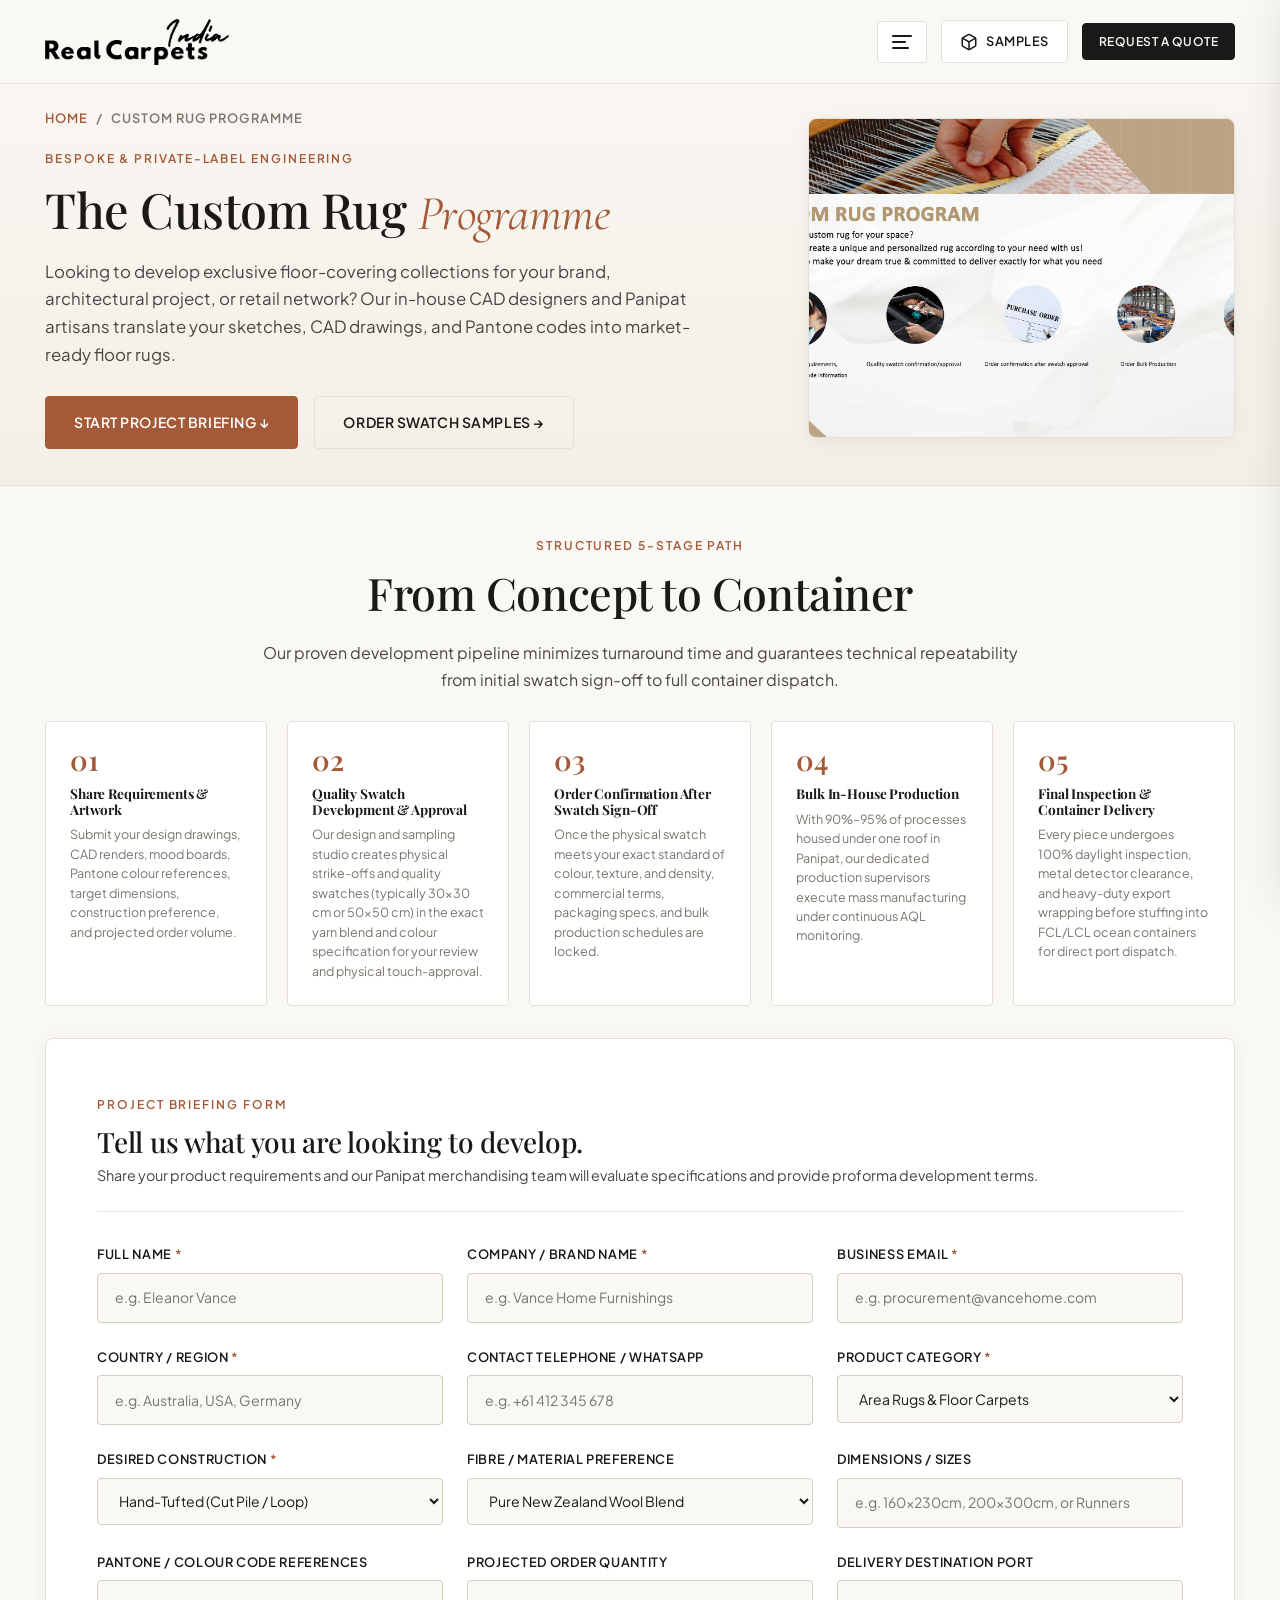
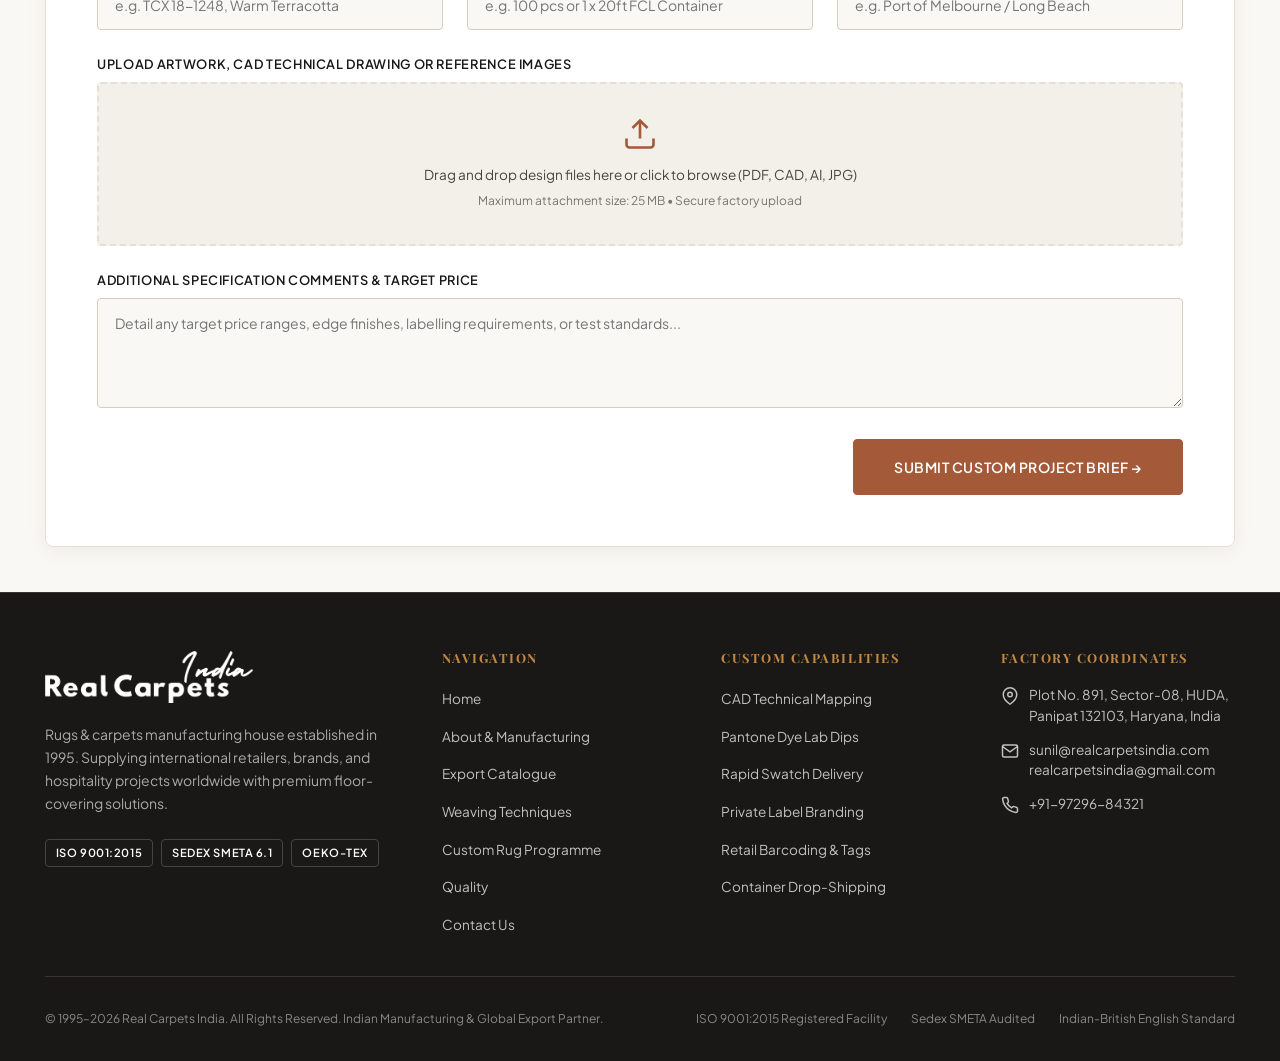
<file: custom-programme.html>
<!DOCTYPE html>
<html lang="en-GB">
<head>
  <meta charset="UTF-8">
  <meta name="viewport" content="width=device-width, initial-scale=1.0">
  <title>Custom Rug Programme | Real Carpets India | Bespoke &amp; Private-Label Rugs</title>
  <meta name="description" content="Custom carpet and rug design programme by Real Carpets India. Transform CAD drawings, Pantone swatches, or concepts into production-ready collections with rapid lab dips and pilot batch sampling.">
  <meta name="keywords" content="custom rug programme, bespoke carpet manufacturer, private label rugs India, custom floor rugs B2B, CAD carpet development Panipat">
  
  <!-- Favicon -->
  <link rel="icon" type="image/svg+xml" href="data:image/svg+xml,<svg xmlns='http://www.w3.org/2000/svg' viewBox='0 0 100 100'><rect width='100' height='100' rx='20' fill='%23A45938'/><text x='50' y='65' font-family='serif' font-size='50' font-weight='bold' fill='%23FAF8F5' text-anchor='middle'>RC</text></svg>">

  <!-- Stylesheets -->
  <link rel="stylesheet" href="assets/css/main.css">
  <link rel="stylesheet" href="assets/css/components.css">
  <link rel="stylesheet" href="assets/css/animations.css">
</head>
<body>

  <!-- ==========================================================================
       Header & Navigation
       ========================================================================== -->
  <header class="site-header">
    <div class="container header-inner">
      <!-- Brand Logo (New Provided Logo) -->
      <a href="index.html" class="brand-logo" aria-label="Real Carpets India Home">
        <img src="assets/images/brand-logo.png" alt="Real Carpets India" class="brand-logo-img">
      </a>

      <!-- Desktop Navigation -->
      <nav class="nav-desktop" aria-label="Main Navigation">
        <a href="index.html" class="nav-link">Home</a>
        <a href="about.html" class="nav-link">About</a>
        <a href="products.html" class="nav-link">Products</a>
        <a href="techniques.html" class="nav-link">Techniques</a>
        <a href="custom-programme.html" class="nav-link active">Custom Rugs</a>
        <a href="quality.html" class="nav-link">Quality</a>
        <a href="contact.html" class="nav-link">Contact Us</a>
      </nav>

      <!-- Action Group -->
      <div class="header-actions">
        <!-- Dynamic Categories Menu Trigger (3 Dynamic Lines - Before Samples) -->
        <button class="categories-menu-trigger" id="categories-menu-trigger" aria-label="Explore Categories &amp; Navigation" aria-expanded="false" aria-controls="categories-sidebar">
          <div class="dynamic-lines" aria-hidden="true">
            <span class="d-line line-top"></span>
            <span class="d-line line-mid"></span>
            <span class="d-line line-bot"></span>
          </div>
        </button>

        <!-- Sample Box Drawer Trigger -->
        <button class="sample-drawer-trigger" id="header-sample-trigger" aria-label="Open Sample Swatch Box">
          <svg width="18" height="18" viewBox="0 0 24 24" fill="none" stroke="currentColor" stroke-width="2">
            <path d="M21 16V8a2 2 0 0 0-1-1.73l-7-4a2 2 0 0 0-2 0l-7 4A2 2 0 0 0 3 8v8a2 2 0 0 0 1 1.73l7 4a2 2 0 0 0 2 0l7-4A2 2 0 0 0 21 16z"/>
            <polyline points="3.27 6.96 12 12.01 20.73 6.96"/>
            <line x1="12" y1="22.08" x2="12" y2="12"/>
          </svg>
          <span style="display: inline-block;">Samples</span>
          <span class="sample-count-badge" style="display: none;">0</span>
        </button>

        <!-- Primary Quote CTA -->
        <button class="btn btn-primary btn-sm" data-action="open-quote">
          Request a Quote
        </button>
      </div>
    </div>
  </header>

  <!-- Categories Dynamic Sidebar & Overlay -->
  <div class="categories-sidebar-overlay" id="categories-sidebar-overlay"></div>
  <aside class="categories-sidebar" id="categories-sidebar" aria-label="Product Categories &amp; Navigation">
    <div class="categories-sidebar-header">
      <a href="index.html" aria-label="Real Carpets India Home">
        <img src="assets/images/brand-logo.png" alt="Real Carpets India" class="categories-sidebar-logo">
      </a>
      <button class="close-categories-btn" id="close-categories-sidebar" aria-label="Close Categories Menu">&times;</button>
    </div>

    <div class="categories-sidebar-body">
      <!-- Section: Company & Facility -->
      <div class="categories-section">
        <div class="categories-section-head">
          <span class="categories-section-title">Company &amp; Facility</span>
        </div>
        <ul class="sidebar-nav-links">
          <li>
            <a href="index.html" class="sidebar-nav-link">
              <span>Home</span>
              <svg width="14" height="14" viewBox="0 0 24 24" fill="none" stroke="currentColor" stroke-width="2"><polyline points="9 18 15 12 9 6"/></svg>
            </a>
          </li>
          <li>
            <a href="about.html" class="sidebar-nav-link">
              <span>About</span>
              <svg width="14" height="14" viewBox="0 0 24 24" fill="none" stroke="currentColor" stroke-width="2"><polyline points="9 18 15 12 9 6"/></svg>
            </a>
          </li>
          <li>
            <a href="products.html" class="sidebar-nav-link">
              <span>Products</span>
              <svg width="14" height="14" viewBox="0 0 24 24" fill="none" stroke="currentColor" stroke-width="2"><polyline points="9 18 15 12 9 6"/></svg>
            </a>
          </li>
          <li>
            <a href="techniques.html" class="sidebar-nav-link">
              <span>Techniques</span>
              <svg width="14" height="14" viewBox="0 0 24 24" fill="none" stroke="currentColor" stroke-width="2"><polyline points="9 18 15 12 9 6"/></svg>
            </a>
          </li>
          <li>
            <a href="custom-programme.html" class="sidebar-nav-link active">
              <span>Custom Rug Programme</span>
              <svg width="14" height="14" viewBox="0 0 24 24" fill="none" stroke="currentColor" stroke-width="2"><polyline points="9 18 15 12 9 6"/></svg>
            </a>
          </li>
          <li>
            <a href="quality.html" class="sidebar-nav-link">
              <span>Quality</span>
              <svg width="14" height="14" viewBox="0 0 24 24" fill="none" stroke="currentColor" stroke-width="2"><polyline points="9 18 15 12 9 6"/></svg>
            </a>
          </li>
          <li>
            <a href="contact.html" class="sidebar-nav-link">
              <span>Contact Us</span>
              <svg width="14" height="14" viewBox="0 0 24 24" fill="none" stroke="currentColor" stroke-width="2"><polyline points="9 18 15 12 9 6"/></svg>
            </a>
          </li>
        </ul>
      </div>
    </div>

    <!-- Sidebar Footer -->
    <div class="categories-sidebar-footer">
      <div style="font-size: 0.75rem; color: var(--text-muted); text-align: center; line-height: 1.4; letter-spacing: 0.08em; text-transform: uppercase;">
        A GOVT. RECOGNIZED EXPORT HOUSE
      </div>
    </div>
  </aside>

  <!-- ==========================================================================
       Subpage Editorial Hero Banner
       ========================================================================== -->
  <section class="subpage-hero">
    <div class="container subpage-hero-inner">
      <div class="reveal-on-scroll">
        <nav class="subpage-breadcrumb" aria-label="Breadcrumb">
          <a href="index.html">Home</a>
          <span>/</span>
          <span>Custom Rug Programme</span>
        </nav>
        <span class="eyebrow">Bespoke &amp; Private-Label Engineering</span>
        <h1 class="subpage-title">
          The Custom Rug <em>Programme</em>
        </h1>
        <p class="subpage-desc">
          Looking to develop exclusive floor-covering collections for your brand, architectural project, or retail network? Our in-house CAD designers and Panipat artisans translate your sketches, CAD drawings, and Pantone codes into market-ready floor rugs.
        </p>
        <div style="display: flex; gap: 1rem; flex-wrap: wrap;">
          <a href="#custom-briefing" class="btn btn-terracotta">
            Start Project Briefing &darr;
          </a>
          <button class="btn btn-outline" id="subpage-sample-btn">
            Order Swatch Samples &rarr;
          </button>
        </div>
      </div>

      <div class="subpage-hero-visual reveal-on-scroll delay-1">
        <img src="assets/images/pages/page_29_custom_rug_program.jpg" alt="Real Carpets India Custom Rug Development Programme">
      </div>
    </div>
  </section>

  <!-- ==========================================================================
       08. Custom Rug Programme & Configurator
       ========================================================================== -->
  <section class="section" id="custom-briefing">
    <div class="container">
      <div style="text-align: center; max-width: 780px; margin: 0 auto 1.75rem;" class="reveal-on-scroll">
        <span class="eyebrow">Structured 5-Stage Path</span>
        <h2 class="section-title">From Concept to Container</h2>
        <p class="section-desc" style="margin: 0 auto;">
          Our proven development pipeline minimizes turnaround time and guarantees technical repeatability from initial swatch sign-off to full container dispatch.
        </p>
      </div>

      <div class="custom-programme-wrapper">
        <!-- 5-Step Process Bar -->
        <div class="custom-steps-horizontal reveal-on-scroll" id="custom-steps-horizontal">
          <!-- Rendered by custom-rug.js -->
        </div>

        <!-- Interactive Project Configurator Form -->
        <div class="configurator-card reveal-on-scroll delay-1">
          <div style="margin-bottom: 2rem; border-bottom: 1px solid var(--border-subtle); padding-bottom: 1.5rem;">
            <span class="eyebrow">Project Briefing Form</span>
            <h3 style="font-size: 1.75rem; color: var(--text-primary); margin-bottom: 0.35rem;">Tell us what you are looking to develop.</h3>
            <p style="font-size: 0.9rem; color: var(--text-secondary);">
              Share your product requirements and our Panipat merchandising team will evaluate specifications and provide proforma development terms.
            </p>
          </div>

          <form id="custom-rug-form">
            <div class="form-grid-3">
              <div class="form-group">
                <label class="form-label">Full Name <span class="req">*</span></label>
                <input type="text" name="buyerName" class="form-input" placeholder="e.g. Eleanor Vance" required>
              </div>
              <div class="form-group">
                <label class="form-label">Company / Brand Name <span class="req">*</span></label>
                <input type="text" name="company" class="form-input" placeholder="e.g. Vance Home Furnishings" required>
              </div>
              <div class="form-group">
                <label class="form-label">Business Email <span class="req">*</span></label>
                <input type="email" name="email" class="form-input" placeholder="e.g. procurement@vancehome.com" required>
              </div>
            </div>

            <div class="form-grid-3">
              <div class="form-group">
                <label class="form-label">Country / Region <span class="req">*</span></label>
                <input type="text" name="country" class="form-input" placeholder="e.g. Australia, USA, Germany" required>
              </div>
              <div class="form-group">
                <label class="form-label">Contact Telephone / WhatsApp</label>
                <input type="tel" name="phone" class="form-input" placeholder="e.g. +61 412 345 678">
              </div>
              <div class="form-group">
                <label class="form-label">Product Category <span class="req">*</span></label>
                <select name="productType" class="form-select" required>
                  <option value="Area Rugs">Area Rugs &amp; Floor Carpets</option>
                  <option value="Bathmats">Luxury Bathrugs &amp; Bathmats</option>
                  <option value="Throws & Made-Ups">Throws, Cushions &amp; Made-Ups</option>
                  <option value="Poufs & Furniture">Poufs, Ottomans &amp; Accents</option>
                  <option value="Coordinated Suite">Complete 7-Piece Story Suite</option>
                  <option value="Pet Products">Pet Beds, Mats &amp; Throws</option>
                </select>
              </div>
            </div>

            <div class="form-grid-3">
              <div class="form-group">
                <label class="form-label">Desired Construction <span class="req">*</span></label>
                <select name="construction" class="form-select" required>
                  <option value="Hand-Tufted">Hand-Tufted (Cut Pile / Loop)</option>
                  <option value="Hand-Woven">Hand-Woven Flatweave / Kilim</option>
                  <option value="Hand-Knitted">Hand-Knitted Chunky Weave</option>
                  <option value="Braided">Braided Jute / Cotton Coils</option>
                  <option value="Machine-Tufted">Machine-Tufted Commercial</option>
                  <option value="Hand-Knotted">Hand-Knotted Heritage</option>
                </select>
              </div>
              <div class="form-group">
                <label class="form-label">Fibre / Material Preference</label>
                <select name="material" class="form-select">
                  <option value="New Zealand Wool Blend">Pure New Zealand Wool Blend</option>
                  <option value="Bikaner Wool">Indigenous Bikaner Wool</option>
                  <option value="Combed Indian Cotton">100% Combed Indian Cotton</option>
                  <option value="Natural Golden Jute">Biodegradable Golden Jute</option>
                  <option value="Recycled PET">Recycled PET (GRS Certified)</option>
                  <option value="Wool-Silk Blend">Wool with Viscose Silk Highlights</option>
                </select>
              </div>
              <div class="form-group">
                <label class="form-label">Dimensions / Sizes</label>
                <input type="text" name="dimensions" class="form-input" placeholder="e.g. 160x230cm, 200x300cm, or Runners">
              </div>
            </div>

            <div class="form-grid-3">
              <div class="form-group">
                <label class="form-label">Pantone / Colour Code References</label>
                <input type="text" name="pantone" class="form-input" placeholder="e.g. TCX 18-1248, Warm Terracotta">
              </div>
              <div class="form-group">
                <label class="form-label">Projected Order Quantity</label>
                <input type="text" name="quantity" class="form-input" placeholder="e.g. 100 pcs or 1 x 20ft FCL Container">
              </div>
              <div class="form-group">
                <label class="form-label">Delivery Destination Port</label>
                <input type="text" name="destinationPort" class="form-input" placeholder="e.g. Port of Melbourne / Long Beach">
              </div>
            </div>

            <!-- Artwork File Upload -->
            <div class="form-group">
              <label class="form-label">Upload Artwork, CAD Technical Drawing or Reference Images</label>
              <input type="file" id="custom-artwork-file" style="display: none;" accept=".pdf,.png,.jpg,.jpeg,.ai,.dwg">
              <div class="upload-dropzone" id="custom-upload-dropzone">
                <svg class="upload-dropzone-icon" width="36" height="36" viewBox="0 0 24 24" fill="none" stroke="currentColor" stroke-width="1.75">
                  <path d="M21 15v4a2 2 0 0 1-2 2H5a2 2 0 0 1-2-2v-4"></path>
                  <polyline points="17 8 12 3 7 8"></polyline>
                  <line x1="12" y1="3" x2="12" y2="15"></line>
                </svg>
                <p id="upload-filename">Drag and drop design files here or click to browse (PDF, CAD, AI, JPG)</p>
                <span class="subtext">Maximum attachment size: 25 MB &bull; Secure factory upload</span>
              </div>
            </div>

            <div class="form-group">
              <label class="form-label">Additional Specification Comments &amp; Target Price</label>
              <textarea name="notes" class="form-textarea" placeholder="Detail any target price ranges, edge finishes, labelling requirements, or test standards..."></textarea>
            </div>

            <div style="display: flex; justify-content: flex-end;">
              <button type="submit" class="btn btn-terracotta" style="padding: 1rem 2.5rem;">
                Submit Custom Project Brief &rarr;
              </button>
            </div>
          </form>
        </div>
      </div>
    </div>
  </section>

  <!-- ==========================================================================
       Footer
       ========================================================================== -->
  <footer class="site-footer" id="contact">
    <div class="container">
      <div class="footer-top-grid">
        <div class="footer-brand">
          <a href="index.html" class="brand-logo footer-logo" aria-label="Real Carpets India Home">
            <img src="assets/images/brand-logo-white.png" alt="Real Carpets India" class="brand-logo-img footer-logo-img">
          </a>
          <p>
            Rugs &amp; carpets manufacturing house established in 1995. Supplying international retailers, brands, and hospitality projects worldwide with premium floor-covering solutions.
          </p>
          <div style="display: flex; gap: 0.5rem; flex-wrap: wrap;">
            <span class="badge badge-dark" style="border-color: #444;">ISO 9001:2015</span>
            <span class="badge badge-dark" style="border-color: #444;">Sedex SMETA 6.1</span>
            <span class="badge badge-dark" style="border-color: #444;">OEKO-TEX</span>
          </div>
        </div>

        <div class="footer-col">
          <h4>Navigation</h4>
          <ul class="footer-links">
            <li><a href="index.html" class="footer-link">Home</a></li>
            <li><a href="about.html" class="footer-link">About &amp; Manufacturing</a></li>
            <li><a href="products.html" class="footer-link">Export Catalogue</a></li>
            <li><a href="techniques.html" class="footer-link">Weaving Techniques</a></li>
            <li><a href="custom-programme.html" class="footer-link">Custom Rug Programme</a></li>
            <li><a href="quality.html" class="footer-link">Quality</a></li>
            <li><a href="contact.html" class="footer-link">Contact Us</a></li>
          </ul>
        </div>

        <div class="footer-col">
          <h4>Custom Capabilities</h4>
          <ul class="footer-links">
            <li><a href="custom-programme.html" class="footer-link">CAD Technical Mapping</a></li>
            <li><a href="custom-programme.html" class="footer-link">Pantone Dye Lab Dips</a></li>
            <li><a href="custom-programme.html" class="footer-link">Rapid Swatch Delivery</a></li>
            <li><a href="custom-programme.html" class="footer-link">Private Label Branding</a></li>
            <li><a href="custom-programme.html" class="footer-link">Retail Barcoding &amp; Tags</a></li>
            <li><a href="custom-programme.html" class="footer-link">Container Drop-Shipping</a></li>
          </ul>
        </div>

        <div class="footer-col">
          <h4>Factory Coordinates</h4>
          <div class="footer-contact-item">
            <svg width="18" height="18" viewBox="0 0 24 24" fill="none" stroke="currentColor" stroke-width="2" style="flex-shrink: 0; margin-top: 2px;"><path d="M21 10c0 7-9 13-9 13s-9-6-9-13a9 9 0 0 1 18 0z"></path><circle cx="12" cy="10" r="3"></circle></svg>
            <span>Plot No. 891, Sector-08, HUDA, Panipat 132103, Haryana, India</span>
          </div>
          <div class="footer-contact-item">
            <svg width="18" height="18" viewBox="0 0 24 24" fill="none" stroke="currentColor" stroke-width="2" style="flex-shrink: 0; margin-top: 2px;"><path d="M4 4h16c1.1 0 2 .9 2 2v12c0 1.1-.9 2-2 2H4c-1.1 0-2-.9-2-2V6c0-1.1.9-2 2-2z"></path><polyline points="22,6 12,13 2,6"></polyline></svg>
            <div>
              <a href="mailto:sunil@realcarpetsindia.com" class="footer-link" style="display: block;">sunil@realcarpetsindia.com</a>
              <a href="mailto:realcarpetsindia@gmail.com" class="footer-link" style="display: block;">realcarpetsindia@gmail.com</a>
            </div>
          </div>
          <div class="footer-contact-item">
            <svg width="18" height="18" viewBox="0 0 24 24" fill="none" stroke="currentColor" stroke-width="2" style="flex-shrink: 0; margin-top: 2px;"><path d="M22 16.92v3a2 2 0 0 1-2.18 2 19.79 19.79 0 0 1-8.63-3.07 19.5 19.5 0 0 1-6-6 19.79 19.79 0 0 1-3.07-8.67A2 2 0 0 1 4.11 2h3a2 2 0 0 1 2 1.72 12.84 12.84 0 0 0 .7 2.81 2 2 0 0 1-.45 2.11L8.09 9.91a16 16 0 0 0 6 6l1.27-1.27a2 2 0 0 1 2.11-.45 12.84 12.84 0 0 0 2.81.7A2 2 0 0 1 22 16.92z"></path></svg>
            <a href="tel:+919729684321" class="footer-link">+91-97296-84321</a>
          </div>
        </div>
      </div>

      <div class="footer-bottom">
        <div>
          &copy; 1995–2026 Real Carpets India. All Rights Reserved. Indian Manufacturing &amp; Global Export Partner.
        </div>
        <div style="display: flex; gap: 1.5rem;">
          <span>ISO 9001:2015 Registered Facility</span>
          <span>Sedex SMETA Audited</span>
          <span>Indian-British English Standard</span>
        </div>
      </div>
    </div>
  </footer>

  <!-- ==========================================================================
       MODALS & DRAWERS
       ========================================================================== -->

  <!-- Sample Swatch Drawer -->
  <div class="mobile-drawer-overlay" id="drawer-overlay"></div>
  <aside class="sample-drawer" id="sample-drawer" aria-label="Sample Request Drawer">
    <div class="sample-drawer-header">
      <div>
        <h3>Sample Swatch Box</h3>
        <span style="font-size: 0.75rem; color: var(--text-muted);">Direct Dispatch to International Buyers</span>
      </div>
      <button id="close-sample-drawer" style="font-size: 1.75rem; line-height: 1;" aria-label="Close sample drawer">&times;</button>
    </div>

    <div class="sample-drawer-items" id="sample-drawer-items-list">
      <!-- Rendered by sample-drawer.js -->
    </div>

    <div class="sample-drawer-footer">
      <h4 style="font-size: 0.85rem; font-weight: 700; text-transform: uppercase; margin-bottom: 0.85rem; color: var(--text-primary);">
        Sample Dispatch Details
      </h4>
      <form id="sample-order-form">
        <div style="display: grid; grid-template-columns: 1fr 1fr; gap: 0.5rem; margin-bottom: 0.5rem;">
          <input type="text" name="company" class="form-input" placeholder="Company Name *" required style="padding: 0.5rem 0.75rem; font-size: 0.8rem;">
          <input type="text" name="recipientName" class="form-input" placeholder="Attn / Name *" required style="padding: 0.5rem 0.75rem; font-size: 0.8rem;">
        </div>
        <div style="display: grid; grid-template-columns: 1fr 1fr; gap: 0.5rem; margin-bottom: 0.5rem;">
          <input type="email" name="email" class="form-input" placeholder="Business Email *" required style="padding: 0.5rem 0.75rem; font-size: 0.8rem;">
          <input type="tel" name="phone" class="form-input" placeholder="Phone / WhatsApp *" required style="padding: 0.5rem 0.75rem; font-size: 0.8rem;">
        </div>
        <div style="margin-bottom: 0.5rem;">
          <input type="text" name="address" class="form-input" placeholder="Street Delivery Address *" required style="padding: 0.5rem 0.75rem; font-size: 0.8rem;">
        </div>
        <div style="display: grid; grid-template-columns: 1fr 1fr 1fr; gap: 0.5rem; margin-bottom: 0.5rem;">
          <input type="text" name="city" class="form-input" placeholder="City *" required style="padding: 0.5rem 0.75rem; font-size: 0.8rem;">
          <input type="text" name="country" class="form-input" placeholder="Country *" required style="padding: 0.5rem 0.75rem; font-size: 0.8rem;">
          <input type="text" name="postalCode" class="form-input" placeholder="Postal Code *" required style="padding: 0.5rem 0.75rem; font-size: 0.8rem;">
        </div>
        <div style="margin-bottom: 0.85rem;">
          <input type="text" name="courierAccount" class="form-input" placeholder="DHL / FedEx Account No. (Optional)" style="padding: 0.5rem 0.75rem; font-size: 0.8rem;">
        </div>
        <button type="submit" class="btn btn-terracotta" style="width: 100%; padding: 0.75rem; font-size: 0.8rem;">
          Confirm Sample Dispatch &rarr;
        </button>
      </form>
    </div>
  </aside>

  <!-- Request a Quote Modal -->
  <div class="modal-backdrop" id="quote-request-modal" aria-hidden="true" role="dialog" aria-modal="true">
    <div class="product-detail-modal-box" style="max-width: 820px;">
      <button class="modal-close-btn" id="close-quote-modal" aria-label="Close quote modal">&times;</button>
      <div style="padding: clamp(1.75rem, 4vw, 3rem);">
        <div style="margin-bottom: 1.75rem; border-bottom: 1px solid var(--border-subtle); padding-bottom: 1.25rem;">
          <span class="eyebrow">Direct Factory Quotation</span>
          <h2 style="font-size: 1.85rem; color: var(--text-primary); margin-bottom: 0.35rem;">Request a Formal B2B Quotation</h2>
          <p style="font-size: 0.875rem; color: var(--text-secondary);">
            Submit your container volume requirements or specific inquiry. Our commercial desk will calculate FOB/CIF pricing.
          </p>
        </div>

        <form id="quote-request-form">
          <input type="hidden" name="productCode" id="quote-product-code" value="">
          <div class="form-grid-2">
            <div class="form-group">
              <label class="form-label">Full Name <span class="req">*</span></label>
              <input type="text" name="fullName" class="form-input" placeholder="e.g. Richard Davenport" required>
            </div>
            <div class="form-group">
              <label class="form-label">Company Name <span class="req">*</span></label>
              <input type="text" name="company" class="form-input" placeholder="e.g. Davenport Interiors Ltd" required>
            </div>
          </div>

          <div class="form-grid-3">
            <div class="form-group">
              <label class="form-label">Job Title / Role</label>
              <input type="text" name="jobTitle" class="form-input" placeholder="e.g. Senior Buyer / Sourcing Manager">
            </div>
            <div class="form-group">
              <label class="form-label">Business Email <span class="req">*</span></label>
              <input type="email" name="email" class="form-input" placeholder="e.g. richard@davenport.co.uk" required>
            </div>
            <div class="form-group">
              <label class="form-label">Phone / WhatsApp</label>
              <input type="tel" name="phone" class="form-input" placeholder="e.g. +44 20 7946 0912">
            </div>
          </div>

          <div class="form-grid-3">
            <div class="form-group">
              <label class="form-label">Country <span class="req">*</span></label>
              <input type="text" name="country" class="form-input" placeholder="e.g. United Kingdom" required>
            </div>
            <div class="form-group">
              <label class="form-label">Target Market</label>
              <input type="text" name="targetMarket" class="form-input" placeholder="e.g. Retail Showroom / Hospitality">
            </div>
            <div class="form-group">
              <label class="form-label">Destination Port</label>
              <input type="text" name="deliveryCountry" class="form-input" placeholder="e.g. Felixstowe / Southampton">
            </div>
          </div>

          <div class="form-group">
            <label class="form-label">Project Requirements &amp; Notes</label>
            <textarea name="message" id="quote-requirement" class="form-textarea" placeholder="Specify required dimensions, volume, target FOB price, packaging needs..."></textarea>
          </div>

          <div style="display: flex; justify-content: flex-end; gap: 0.75rem;">
            <button type="button" class="btn btn-outline" id="btn-cancel-quote">Cancel</button>
            <button type="submit" class="btn btn-terracotta">Send Quotation Request &rarr;</button>
          </div>
        </form>
      </div>
    </div>
  </div>

  <!-- General Enquiry / Order Success Modal -->
  <div class="modal-backdrop" id="enquiry-success-modal" aria-hidden="true" role="dialog" aria-modal="true">
    <div class="product-detail-modal-box" style="max-width: 540px; text-align: center;">
      <button class="modal-close-btn" id="close-success-modal" aria-label="Close confirmation">&times;</button>
      <div style="padding: 3rem 2rem;">
        <div style="width: 56px; height: 56px; border-radius: 50%; background: rgba(164, 89, 56, 0.12); display: flex; align-items: center; justify-content: center; margin: 0 auto 1.5rem; color: var(--accent-terracotta);">
          <svg width="28" height="28" viewBox="0 0 24 24" fill="none" stroke="currentColor" stroke-width="2.5"><polyline points="20 6 9 17 4 12"></polyline></svg>
        </div>
        <h3 id="success-modal-title" style="font-size: 1.6rem; color: var(--text-primary); margin-bottom: 0.75rem;">Request Registered</h3>
        <p id="success-modal-message" style="font-size: 0.9rem; color: var(--text-secondary); line-height: 1.6; margin-bottom: 1.5rem;">
          Thank you for contacting Real Carpets India. Our Panipat export merchandising desk will examine your specifications and provide a proforma pricing and lead-time schedule.
        </p>
        <div style="background: var(--bg-subtle); border: 1px solid var(--border-color); border-radius: var(--radius-sm); padding: 0.85rem 1.25rem; display: inline-block; margin-bottom: 2rem;">
          <span style="font-size: 0.75rem; text-transform: uppercase; color: var(--text-muted); display: block;">Reference ID</span>
          <strong id="success-ref-id" style="font-family: var(--font-serif); font-size: 1.25rem; color: var(--accent-terracotta);">RCI-REQ-2026</strong>
        </div>
        <div>
          <button class="btn btn-primary" id="success-dismiss-btn" style="min-width: 180px;">Done</button>
        </div>
      </div>
    </div>
  </div>

  <!-- Toast Container -->
  <div class="toast-container" id="toast-container" aria-live="polite"></div>

  <!-- App Script Entrypoint -->
  <script type="module" src="assets/js/app.js"></script>
  <script>
    document.addEventListener('DOMContentLoaded', () => {
      const subpageSampleBtn = document.getElementById('subpage-sample-btn');
      if (subpageSampleBtn) {
        subpageSampleBtn.addEventListener('click', () => {
          const sampleTrigger = document.getElementById('header-sample-trigger');
          if (sampleTrigger) sampleTrigger.click();
        });
      }
      const cancelQuoteBtn = document.getElementById('btn-cancel-quote');
      if (cancelQuoteBtn) {
        cancelQuoteBtn.addEventListener('click', () => {
          const quoteModal = document.getElementById('quote-request-modal');
          if (quoteModal) quoteModal.classList.remove('open');
          document.body.style.overflow = '';
        });
      }
    });
  </script>
</body>
</html>
</file>
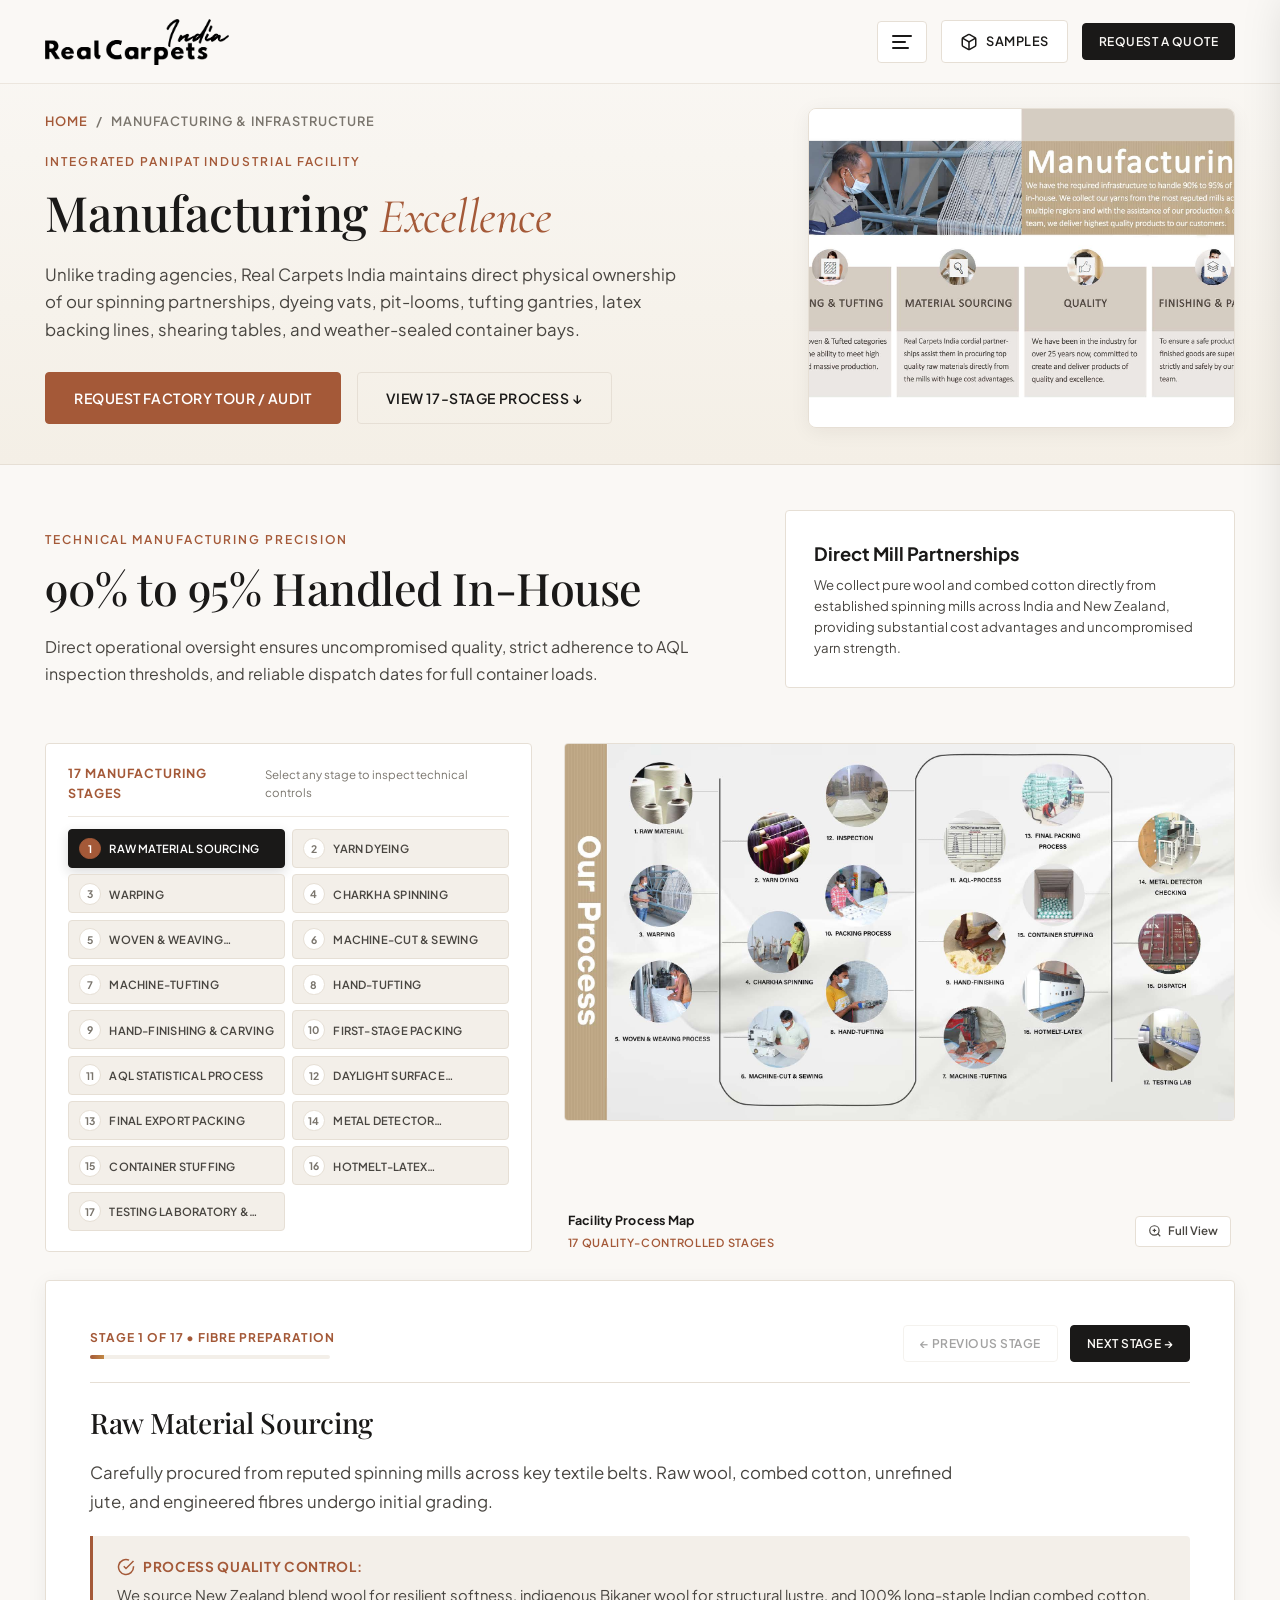
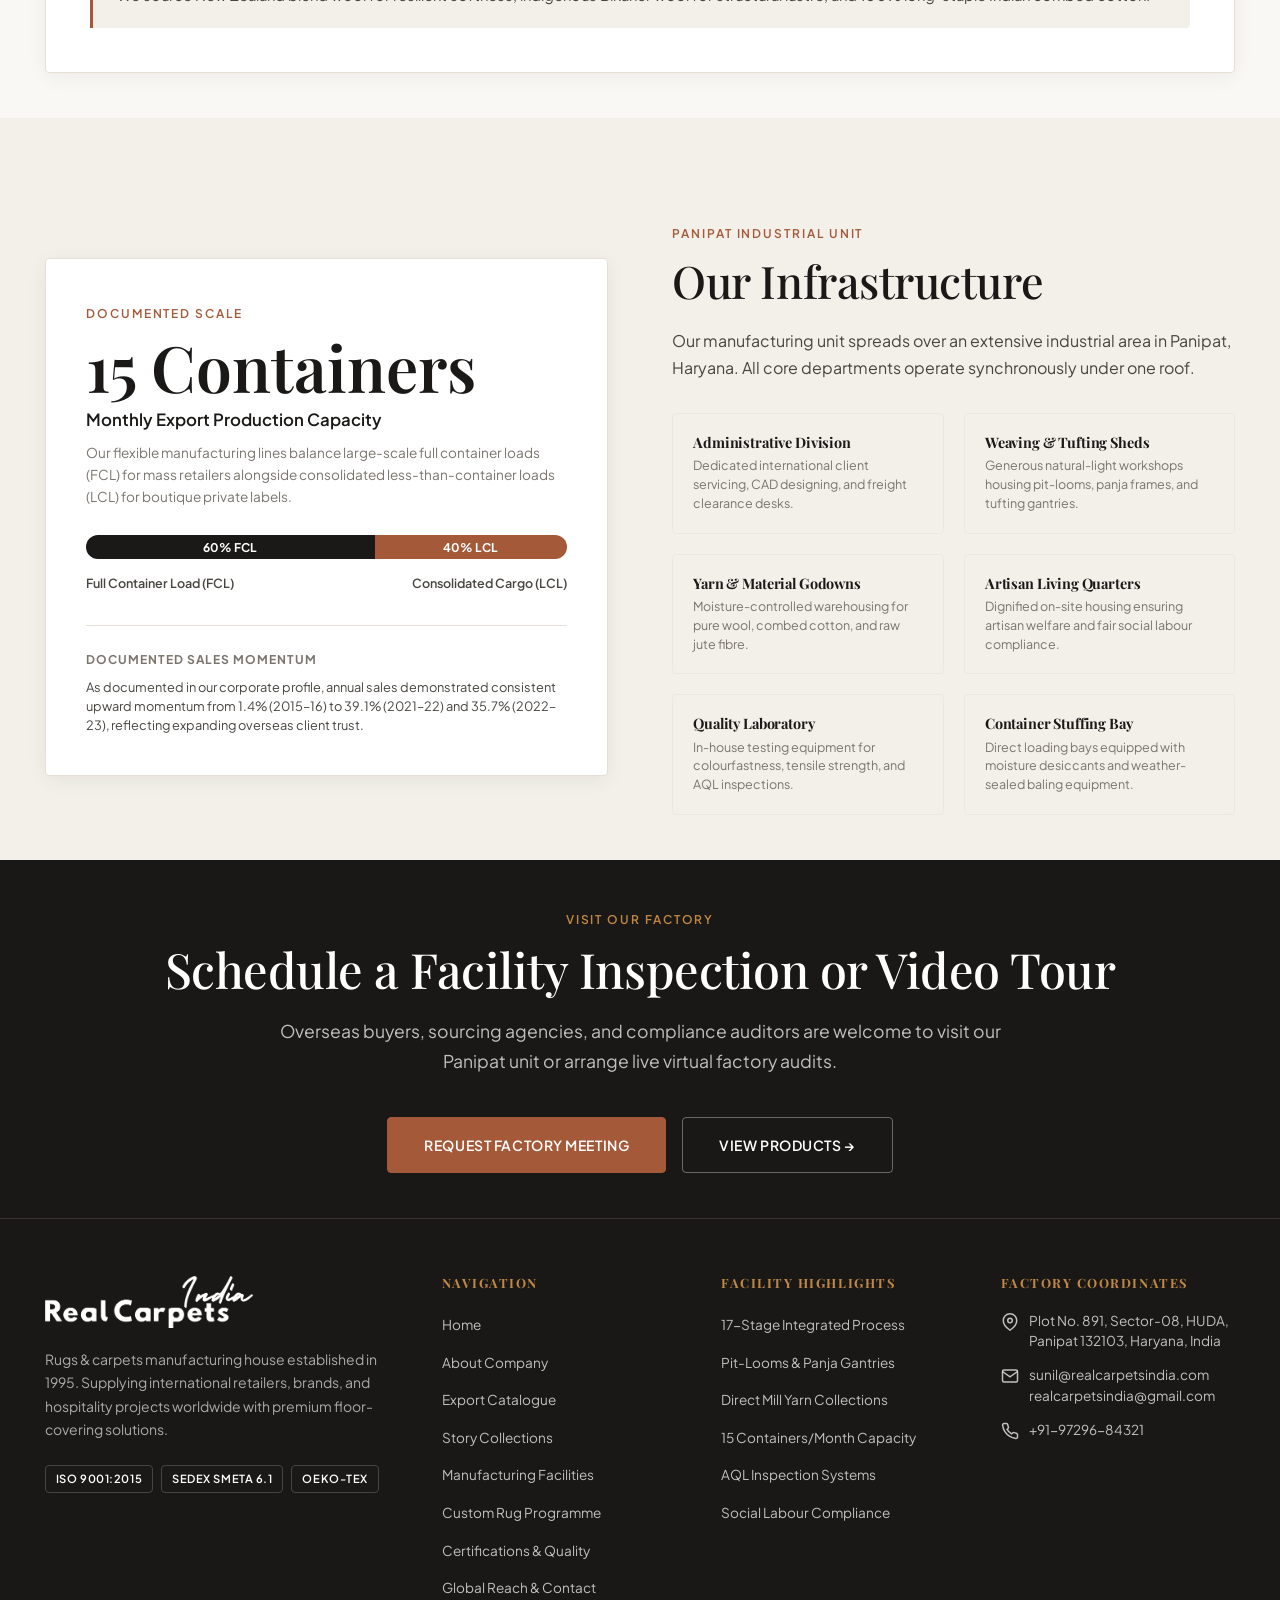
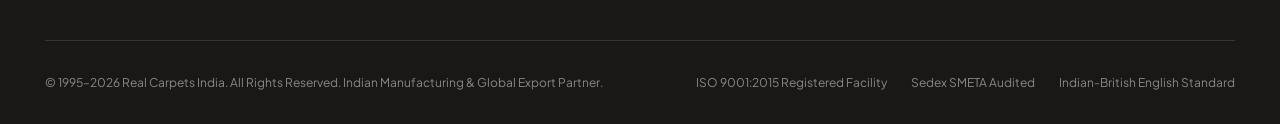
<file: manufacturing.html>
<!DOCTYPE html>
<html lang="en-GB">
<head>
  <meta charset="UTF-8">
  <meta name="viewport" content="width=device-width, initial-scale=1.0">
  <title>Manufacturing &amp; 17-Stage Process | Real Carpets India | Panipat Facility</title>
  <meta name="description" content="Explore Real Carpets India's integrated Panipat manufacturing infrastructure. 90%–95% handled in-house across our 17-stage manufacturing process, pit-loom weaving, and tufting sheds.">
  <meta name="keywords" content="carpet manufacturing process, rug factory India, 17 stage carpet process, Panipat rug infrastructure, in-house weaving tufting">
  
  <!-- Favicon -->
  <link rel="icon" type="image/svg+xml" href="data:image/svg+xml,<svg xmlns='http://www.w3.org/2000/svg' viewBox='0 0 100 100'><rect width='100' height='100' rx='20' fill='%23A45938'/><text x='50' y='65' font-family='serif' font-size='50' font-weight='bold' fill='%23FAF8F5' text-anchor='middle'>RC</text></svg>">

  <!-- Stylesheets -->
  <link rel="stylesheet" href="assets/css/main.css">
  <link rel="stylesheet" href="assets/css/components.css">
  <link rel="stylesheet" href="assets/css/animations.css">
</head>
<body>

  <!-- ==========================================================================
       Header & Navigation
       ========================================================================== -->
  <header class="site-header">
    <div class="container header-inner">
      <!-- Brand Logo (New Provided Logo) -->
      <a href="index.html" class="brand-logo" aria-label="Real Carpets India Home">
        <img src="assets/images/brand-logo.png" alt="Real Carpets India" class="brand-logo-img">
      </a>

      <!-- Desktop Navigation (Condensed into Dynamic Sidebar) -->
      <nav class="nav-desktop" aria-label="Main Navigation">
        <a href="index.html" class="nav-link">Home</a>
        <a href="index.html#about" class="nav-link">About</a>
        <a href="products.html" class="nav-link">Products</a>
        <a href="collections.html" class="nav-link">Collections</a>
        <a href="manufacturing.html" class="nav-link active">Manufacturing</a>
        <a href="custom-programme.html" class="nav-link">Custom Programme</a>
        <a href="quality.html" class="nav-link">Quality &amp; Compliance</a>
        <a href="contact.html" class="nav-link">Contact</a>
      </nav>

      <!-- Action Group -->
      <div class="header-actions">
        <!-- Dynamic Categories Menu Trigger (3 Dynamic Lines - Before Samples) -->
        <button class="categories-menu-trigger" id="categories-menu-trigger" aria-label="Explore Categories &amp; Navigation" aria-expanded="false" aria-controls="categories-sidebar">
          <div class="dynamic-lines" aria-hidden="true">
            <span class="d-line line-top"></span>
            <span class="d-line line-mid"></span>
            <span class="d-line line-bot"></span>
          </div>
        </button>

        <!-- Sample Box Drawer Trigger -->
        <button class="sample-drawer-trigger" id="header-sample-trigger" aria-label="Open Sample Swatch Box">
          <svg width="18" height="18" viewBox="0 0 24 24" fill="none" stroke="currentColor" stroke-width="2">
            <path d="M21 16V8a2 2 0 0 0-1-1.73l-7-4a2 2 0 0 0-2 0l-7 4A2 2 0 0 0 3 8v8a2 2 0 0 0 1 1.73l7 4a2 2 0 0 0 2 0l7-4A2 2 0 0 0 21 16z"/>
            <polyline points="3.27 6.96 12 12.01 20.73 6.96"/>
            <line x1="12" y1="22.08" x2="12" y2="12"/>
          </svg>
          <span style="display: inline-block;">Samples</span>
          <span class="sample-count-badge" style="display: none;">0</span>
        </button>

        <!-- Primary Quote CTA -->
        <button class="btn btn-primary btn-sm" data-action="open-quote">
          Request a Quote
        </button>
      </div>
    </div>
  </header>

  <!-- Categories Dynamic Sidebar & Overlay -->
  <div class="categories-sidebar-overlay" id="categories-sidebar-overlay"></div>
  <aside class="categories-sidebar" id="categories-sidebar" aria-label="Product Categories &amp; Navigation">
    <div class="categories-sidebar-header">
      <a href="index.html" aria-label="Real Carpets India Home">
        <img src="assets/images/brand-logo.png" alt="Real Carpets India" class="categories-sidebar-logo">
      </a>
      <button class="close-categories-btn" id="close-categories-sidebar" aria-label="Close Categories Menu">&times;</button>
    </div>

    <div class="categories-sidebar-body">
      <!-- Section: Company & Facility -->
      <div class="categories-section">
        <div class="categories-section-head">
          <span class="categories-section-title">Company &amp; Facility</span>
        </div>
        <ul class="sidebar-nav-links">
          <li>
            <a href="index.html" class="sidebar-nav-link">
              <span>Home</span>
              <svg width="14" height="14" viewBox="0 0 24 24" fill="none" stroke="currentColor" stroke-width="2"><polyline points="9 18 15 12 9 6"/></svg>
            </a>
          </li>
          <li>
            <a href="index.html#about" class="sidebar-nav-link">
              <span>About</span>
              <svg width="14" height="14" viewBox="0 0 24 24" fill="none" stroke="currentColor" stroke-width="2"><polyline points="9 18 15 12 9 6"/></svg>
            </a>
          </li>
          <li>
            <a href="products.html" class="sidebar-nav-link">
              <span>Products</span>
              <svg width="14" height="14" viewBox="0 0 24 24" fill="none" stroke="currentColor" stroke-width="2"><polyline points="9 18 15 12 9 6"/></svg>
            </a>
          </li>
          <li>
            <a href="manufacturing.html" class="sidebar-nav-link">
              <span>Manufacturing</span>
              <svg width="14" height="14" viewBox="0 0 24 24" fill="none" stroke="currentColor" stroke-width="2"><polyline points="9 18 15 12 9 6"/></svg>
            </a>
          </li>
          <li>
            <a href="custom-programme.html" class="sidebar-nav-link">
              <span>Custom Rug Programme</span>
              <svg width="14" height="14" viewBox="0 0 24 24" fill="none" stroke="currentColor" stroke-width="2"><polyline points="9 18 15 12 9 6"/></svg>
            </a>
          </li>
          <li>
            <a href="quality.html" class="sidebar-nav-link">
              <span>Quality, Testing &amp; Certifications</span>
              <svg width="14" height="14" viewBox="0 0 24 24" fill="none" stroke="currentColor" stroke-width="2"><polyline points="9 18 15 12 9 6"/></svg>
            </a>
          </li>
          <li>
            <a href="contact.html" class="sidebar-nav-link">
              <span>Global Reach &amp; Contact Us</span>
              <svg width="14" height="14" viewBox="0 0 24 24" fill="none" stroke="currentColor" stroke-width="2"><polyline points="9 18 15 12 9 6"/></svg>
            </a>
          </li>
        </ul>
      </div>
    </div>

    <!-- Sidebar Footer -->
    <div class="categories-sidebar-footer">
      <div style="font-size: 0.75rem; color: var(--text-muted); text-align: center; line-height: 1.4; letter-spacing: 0.08em; text-transform: uppercase;">
        A GOVT. RECOGNIZED EXPORT HOUSE
      </div>
    </div>
  </aside>

  <!-- ==========================================================================
       Subpage Editorial Hero Banner
       ========================================================================== -->
  <section class="subpage-hero">
    <div class="container subpage-hero-inner">
      <div class="reveal-on-scroll">
        <nav class="subpage-breadcrumb" aria-label="Breadcrumb">
          <a href="index.html">Home</a>
          <span>/</span>
          <span>Manufacturing &amp; Infrastructure</span>
        </nav>
        <span class="eyebrow">Integrated Panipat Industrial Facility</span>
        <h1 class="subpage-title">
          Manufacturing <em>Excellence</em>
        </h1>
        <p class="subpage-desc">
          Unlike trading agencies, Real Carpets India maintains direct physical ownership of our spinning partnerships, dyeing vats, pit-looms, tufting gantries, latex backing lines, shearing tables, and weather-sealed container bays.
        </p>
        <div style="display: flex; gap: 1rem; flex-wrap: wrap;">
          <button class="btn btn-terracotta" data-action="open-quote">
            Request Factory Tour / Audit
          </button>
          <a href="#process-timeline" class="btn btn-outline">
            View 17-Stage Process &darr;
          </a>
        </div>
      </div>

      <div class="subpage-hero-visual reveal-on-scroll delay-1">
        <img src="assets/images/pages/page_10_manufacturing.jpg" alt="Real Carpets India Manufacturing Facility in Panipat">
      </div>
    </div>
  </section>

  <!-- ==========================================================================
       07. Manufacturing & 17-Stage Process
       ========================================================================== -->
  <section class="section" id="process-timeline">
    <div class="container">
      <div style="display: grid; grid-template-columns: 1.2fr 0.8fr; gap: clamp(2rem, 5vw, 5rem); align-items: flex-end; margin-bottom: 3.5rem;" class="reveal-on-scroll">
        <div>
          <span class="eyebrow">Technical Manufacturing Precision</span>
          <h2 class="section-title">90% to 95% Handled In-House</h2>
          <p class="section-desc">
            Direct operational oversight ensures uncompromised quality, strict adherence to AQL inspection thresholds, and reliable dispatch dates for full container loads.
          </p>
        </div>
        <div style="background: var(--bg-surface); border: 1px solid var(--border-color); border-radius: var(--radius-sm); padding: 1.75rem;">
          <strong style="display: block; font-size: 1.15rem; color: var(--text-primary); margin-bottom: 0.35rem;">Direct Mill Partnerships</strong>
          <p style="font-size: 0.825rem; color: var(--text-secondary); line-height: 1.6;">
            We collect pure wool and combed cotton directly from established spinning mills across India and New Zealand, providing substantial cost advantages and uncompromised yarn strength.
          </p>
        </div>
      </div>

      <!-- 17-Stage Process Timeline Component -->
      <div class="process-interactive-wrapper reveal-on-scroll">
        <!-- Top Row: Filters / Step Form (Left) + Fixed Smaller Image (Right) -->
        <div class="process-top-grid">
          <div class="process-filter-panel">
            <div class="process-filter-header">
              <span class="process-filter-eyebrow">17 Manufacturing Stages</span>
              <span class="process-filter-hint">Select any stage to inspect technical controls</span>
            </div>
            <div class="process-filter-grid" id="process-step-tabs">
              <!-- Rendered dynamically by process.js -->
            </div>
          </div>

          <div class="process-image-aside">
            <div class="process-image-frame" id="process-chart-zoom-target" title="Click to inspect full resolution 17-stage process flowchart">
              <img src="assets/images/pages/page_28_process_17_steps.jpg" alt="Real Carpets India - 17 Stage Manufacturing Process Overview" class="process-aside-img">
            </div>
            <div class="process-image-footer">
              <div class="process-image-meta">
                <span class="process-image-tag">Facility Process Map</span>
                <span class="process-image-subcaption">17 Quality-Controlled Stages</span>
              </div>
              <button type="button" class="process-zoom-btn" id="btn-zoom-process" aria-label="Open full resolution process map">
                <svg width="14" height="14" viewBox="0 0 24 24" fill="none" stroke="currentColor" stroke-width="2">
                  <circle cx="11" cy="11" r="8"></circle>
                  <line x1="21" y1="21" x2="16.65" y2="16.65"></line>
                  <line x1="11" y1="8" x2="11" y2="14"></line>
                  <line x1="8" y1="11" x2="14" y2="11"></line>
                </svg>
                <span>Full View</span>
              </button>
            </div>
          </div>
        </div>

        <!-- Bottom Row: Detailed Explanation under picture and filters -->
        <div class="process-explanation-card" id="process-step-viewer">
          <!-- Rendered dynamically by process.js -->
        </div>
      </div>
    </div>
  </section>

  <!-- ==========================================================================
       11. Infrastructure, Capacity & Capability Pillars
       ========================================================================== -->
  <section class="section section-subtle" id="infrastructure">
    <div class="container">
      <div class="infrastructure-grid reveal-on-scroll">
        <div class="capacity-metric-card">
          <span class="eyebrow">Documented Scale</span>
          <div class="capacity-number-large">15 Containers</div>
          <p style="font-size: 1.05rem; font-weight: 600; color: var(--text-primary); margin-bottom: 0.5rem;">
            Monthly Export Production Capacity
          </p>
          <p style="font-size: 0.85rem; color: var(--text-muted); line-height: 1.6;">
            Our flexible manufacturing lines balance large-scale full container loads (FCL) for mass retailers alongside consolidated less-than-container loads (LCL) for boutique private labels.
          </p>

          <div class="capacity-split-bar">
            <div class="split-fcl" style="width: 60%;">60% FCL</div>
            <div class="split-lcl" style="width: 40%;">40% LCL</div>
          </div>
          <div class="split-labels">
            <span>Full Container Load (FCL)</span>
            <span>Consolidated Cargo (LCL)</span>
          </div>

          <div style="margin-top: 2rem; padding-top: 1.5rem; border-top: 1px solid var(--border-color);">
            <span style="font-size: 0.75rem; text-transform: uppercase; letter-spacing: 0.08em; font-weight: 700; color: var(--text-muted); display: block; margin-bottom: 0.5rem;">Documented Sales Momentum</span>
            <p style="font-size: 0.8rem; color: var(--text-secondary); line-height: 1.5;">
              As documented in our corporate profile, annual sales demonstrated consistent upward momentum from 1.4% (2015–16) to 39.1% (2021–22) and 35.7% (2022–23), reflecting expanding overseas client trust.
            </p>
          </div>
        </div>

        <div>
          <span class="eyebrow">Panipat Industrial Unit</span>
          <h2 class="section-title">Our Infrastructure</h2>
          <p class="section-desc" style="margin-bottom: 1.5rem;">
            Our manufacturing unit spreads over an extensive industrial area in Panipat, Haryana. All core departments operate synchronously under one roof.
          </p>

          <div class="facilities-cards-grid">
            <div class="facility-mini-card">
              <h4>Administrative Division</h4>
              <p>Dedicated international client servicing, CAD designing, and freight clearance desks.</p>
            </div>
            <div class="facility-mini-card">
              <h4>Weaving &amp; Tufting Sheds</h4>
              <p>Generous natural-light workshops housing pit-looms, panja frames, and tufting gantries.</p>
            </div>
            <div class="facility-mini-card">
              <h4>Yarn &amp; Material Godowns</h4>
              <p>Moisture-controlled warehousing for pure wool, combed cotton, and raw jute fibre.</p>
            </div>
            <div class="facility-mini-card">
              <h4>Artisan Living Quarters</h4>
              <p>Dignified on-site housing ensuring artisan welfare and fair social labour compliance.</p>
            </div>
            <div class="facility-mini-card">
              <h4>Quality Laboratory</h4>
              <p>In-house testing equipment for colourfastness, tensile strength, and AQL inspections.</p>
            </div>
            <div class="facility-mini-card">
              <h4>Container Stuffing Bay</h4>
              <p>Direct loading bays equipped with moisture desiccants and weather-sealed baling equipment.</p>
            </div>
          </div>
        </div>
      </div>
    </div>
  </section>

  <!-- ==========================================================================
       B2B Conversion Banner
       ========================================================================== -->
  <section class="section section-dark" style="text-align: center; position: relative;">
    <div class="container container-narrow reveal-on-scroll">
      <span class="eyebrow">Visit Our Factory</span>
      <h2 class="section-title" style="color: #FFFFFF; font-size: clamp(2.25rem, 3.8vw, 3.5rem);">
        Schedule a Facility Inspection or Video Tour
      </h2>
      <p class="section-desc" style="color: rgba(250, 248, 245, 0.75); margin: 0 auto 2.5rem; font-size: 1.1rem;">
        Overseas buyers, sourcing agencies, and compliance auditors are welcome to visit our Panipat unit or arrange live virtual factory audits.
      </p>
      <div style="display: flex; gap: 1rem; justify-content: center; flex-wrap: wrap;">
        <button class="btn btn-terracotta" data-action="open-quote" style="padding: 1rem 2.25rem;">
          Request Factory Meeting
        </button>
        <a href="products.html" class="btn btn-outline-white" style="padding: 1rem 2.25rem;">
          View Products &rarr;
        </a>
      </div>
    </div>
  </section>

  <!-- ==========================================================================
       Footer
       ========================================================================== -->
  <footer class="site-footer" id="contact">
    <div class="container">
      <div class="footer-top-grid">
        <div class="footer-brand">
          <a href="index.html" class="brand-logo footer-logo" aria-label="Real Carpets India Home">
            <img src="assets/images/brand-logo-white.png" alt="Real Carpets India" class="brand-logo-img footer-logo-img">
          </a>
          <p>
            Rugs &amp; carpets manufacturing house established in 1995. Supplying international retailers, brands, and hospitality projects worldwide with premium floor-covering solutions.
          </p>
          <div style="display: flex; gap: 0.5rem; flex-wrap: wrap;">
            <span class="badge badge-dark" style="border-color: #444;">ISO 9001:2015</span>
            <span class="badge badge-dark" style="border-color: #444;">Sedex SMETA 6.1</span>
            <span class="badge badge-dark" style="border-color: #444;">OEKO-TEX</span>
          </div>
        </div>

        <div class="footer-col">
          <h4>Navigation</h4>
          <ul class="footer-links">
            <li><a href="index.html" class="footer-link">Home</a></li>
            <li><a href="index.html#about" class="footer-link">About Company</a></li>
            <li><a href="products.html" class="footer-link">Export Catalogue</a></li>
            <li><a href="collections.html" class="footer-link">Story Collections</a></li>
            <li><a href="manufacturing.html" class="footer-link">Manufacturing Facilities</a></li>
            <li><a href="custom-programme.html" class="footer-link">Custom Rug Programme</a></li>
            <li><a href="quality.html" class="footer-link">Certifications &amp; Quality</a></li>
            <li><a href="contact.html" class="footer-link">Global Reach &amp; Contact</a></li>
          </ul>
        </div>

        <div class="footer-col">
          <h4>Facility Highlights</h4>
          <ul class="footer-links">
            <li><a href="manufacturing.html" class="footer-link">17-Stage Integrated Process</a></li>
            <li><a href="manufacturing.html" class="footer-link">Pit-Looms &amp; Panja Gantries</a></li>
            <li><a href="manufacturing.html" class="footer-link">Direct Mill Yarn Collections</a></li>
            <li><a href="manufacturing.html" class="footer-link">15 Containers/Month Capacity</a></li>
            <li><a href="quality.html" class="footer-link">AQL Inspection Systems</a></li>
            <li><a href="quality.html" class="footer-link">Social Labour Compliance</a></li>
          </ul>
        </div>

        <div class="footer-col">
          <h4>Factory Coordinates</h4>
          <div class="footer-contact-item">
            <svg width="18" height="18" viewBox="0 0 24 24" fill="none" stroke="currentColor" stroke-width="2" style="flex-shrink: 0; margin-top: 2px;"><path d="M21 10c0 7-9 13-9 13s-9-6-9-13a9 9 0 0 1 18 0z"></path><circle cx="12" cy="10" r="3"></circle></svg>
            <span>Plot No. 891, Sector-08, HUDA, Panipat 132103, Haryana, India</span>
          </div>
          <div class="footer-contact-item">
            <svg width="18" height="18" viewBox="0 0 24 24" fill="none" stroke="currentColor" stroke-width="2" style="flex-shrink: 0; margin-top: 2px;"><path d="M4 4h16c1.1 0 2 .9 2 2v12c0 1.1-.9 2-2 2H4c-1.1 0-2-.9-2-2V6c0-1.1.9-2 2-2z"></path><polyline points="22,6 12,13 2,6"></polyline></svg>
            <div>
              <a href="mailto:sunil@realcarpetsindia.com" class="footer-link" style="display: block;">sunil@realcarpetsindia.com</a>
              <a href="mailto:realcarpetsindia@gmail.com" class="footer-link" style="display: block;">realcarpetsindia@gmail.com</a>
            </div>
          </div>
          <div class="footer-contact-item">
            <svg width="18" height="18" viewBox="0 0 24 24" fill="none" stroke="currentColor" stroke-width="2" style="flex-shrink: 0; margin-top: 2px;"><path d="M22 16.92v3a2 2 0 0 1-2.18 2 19.79 19.79 0 0 1-8.63-3.07 19.5 19.5 0 0 1-6-6 19.79 19.79 0 0 1-3.07-8.67A2 2 0 0 1 4.11 2h3a2 2 0 0 1 2 1.72 12.84 12.84 0 0 0 .7 2.81 2 2 0 0 1-.45 2.11L8.09 9.91a16 16 0 0 0 6 6l1.27-1.27a2 2 0 0 1 2.11-.45 12.84 12.84 0 0 0 2.81.7A2 2 0 0 1 22 16.92z"></path></svg>
            <a href="tel:+919729684321" class="footer-link">+91-97296-84321</a>
          </div>
        </div>
      </div>

      <div class="footer-bottom">
        <div>
          &copy; 1995–2026 Real Carpets India. All Rights Reserved. Indian Manufacturing &amp; Global Export Partner.
        </div>
        <div style="display: flex; gap: 1.5rem;">
          <span>ISO 9001:2015 Registered Facility</span>
          <span>Sedex SMETA Audited</span>
          <span>Indian-British English Standard</span>
        </div>
      </div>
    </div>
  </footer>

  <!-- ==========================================================================
       MODALS & DRAWERS
       ========================================================================== -->

  <!-- Sample Swatch Drawer -->
  <div class="mobile-drawer-overlay" id="drawer-overlay"></div>
  <aside class="sample-drawer" id="sample-drawer" aria-label="Sample Request Drawer">
    <div class="sample-drawer-header">
      <div>
        <h3>Sample Swatch Box</h3>
        <span style="font-size: 0.75rem; color: var(--text-muted);">Direct Dispatch to International Buyers</span>
      </div>
      <button id="close-sample-drawer" style="font-size: 1.75rem; line-height: 1;" aria-label="Close sample drawer">&times;</button>
    </div>

    <div class="sample-drawer-items" id="sample-drawer-items-list">
      <!-- Rendered by sample-drawer.js -->
    </div>

    <div class="sample-drawer-footer">
      <h4 style="font-size: 0.85rem; font-weight: 700; text-transform: uppercase; margin-bottom: 0.85rem; color: var(--text-primary);">
        Sample Dispatch Details
      </h4>
      <form id="sample-order-form">
        <div style="display: grid; grid-template-columns: 1fr 1fr; gap: 0.5rem; margin-bottom: 0.5rem;">
          <input type="text" name="company" class="form-input" placeholder="Company Name *" required style="padding: 0.5rem 0.75rem; font-size: 0.8rem;">
          <input type="text" name="recipientName" class="form-input" placeholder="Attn / Name *" required style="padding: 0.5rem 0.75rem; font-size: 0.8rem;">
        </div>
        <div style="display: grid; grid-template-columns: 1fr 1fr; gap: 0.5rem; margin-bottom: 0.5rem;">
          <input type="email" name="email" class="form-input" placeholder="Business Email *" required style="padding: 0.5rem 0.75rem; font-size: 0.8rem;">
          <input type="tel" name="phone" class="form-input" placeholder="Phone / WhatsApp *" required style="padding: 0.5rem 0.75rem; font-size: 0.8rem;">
        </div>
        <div style="margin-bottom: 0.5rem;">
          <input type="text" name="address" class="form-input" placeholder="Street Delivery Address *" required style="padding: 0.5rem 0.75rem; font-size: 0.8rem;">
        </div>
        <div style="display: grid; grid-template-columns: 1fr 1fr 1fr; gap: 0.5rem; margin-bottom: 0.5rem;">
          <input type="text" name="city" class="form-input" placeholder="City *" required style="padding: 0.5rem 0.75rem; font-size: 0.8rem;">
          <input type="text" name="country" class="form-input" placeholder="Country *" required style="padding: 0.5rem 0.75rem; font-size: 0.8rem;">
          <input type="text" name="postalCode" class="form-input" placeholder="Postal Code *" required style="padding: 0.5rem 0.75rem; font-size: 0.8rem;">
        </div>
        <div style="margin-bottom: 0.85rem;">
          <input type="text" name="courierAccount" class="form-input" placeholder="DHL / FedEx Account No. (Optional)" style="padding: 0.5rem 0.75rem; font-size: 0.8rem;">
        </div>
        <button type="submit" class="btn btn-terracotta" style="width: 100%; padding: 0.75rem; font-size: 0.8rem;">
          Confirm Sample Dispatch &rarr;
        </button>
      </form>
    </div>
  </aside>

  <!-- Request a Quote Modal -->
  <div class="modal-backdrop" id="quote-request-modal" aria-hidden="true" role="dialog" aria-modal="true">
    <div class="product-detail-modal-box" style="max-width: 820px;">
      <button class="modal-close-btn" id="close-quote-modal" aria-label="Close quote modal">&times;</button>
      <div style="padding: clamp(1.75rem, 4vw, 3rem);">
        <div style="margin-bottom: 1.75rem; border-bottom: 1px solid var(--border-subtle); padding-bottom: 1.25rem;">
          <span class="eyebrow">Direct Factory Quotation</span>
          <h2 style="font-size: 1.85rem; color: var(--text-primary); margin-bottom: 0.35rem;">Request a Formal B2B Quotation</h2>
          <p style="font-size: 0.875rem; color: var(--text-secondary);">
            Submit your container volume requirements or specific inquiry. Our commercial desk will calculate FOB/CIF pricing.
          </p>
        </div>

        <form id="quote-request-form">
          <input type="hidden" name="productCode" id="quote-product-code" value="">
          <div class="form-grid-2">
            <div class="form-group">
              <label class="form-label">Full Name <span class="req">*</span></label>
              <input type="text" name="fullName" class="form-input" placeholder="e.g. Richard Davenport" required>
            </div>
            <div class="form-group">
              <label class="form-label">Company Name <span class="req">*</span></label>
              <input type="text" name="company" class="form-input" placeholder="e.g. Davenport Interiors Ltd" required>
            </div>
          </div>

          <div class="form-grid-3">
            <div class="form-group">
              <label class="form-label">Job Title / Role</label>
              <input type="text" name="jobTitle" class="form-input" placeholder="e.g. Senior Buyer / Sourcing Manager">
            </div>
            <div class="form-group">
              <label class="form-label">Business Email <span class="req">*</span></label>
              <input type="email" name="email" class="form-input" placeholder="e.g. richard@davenport.co.uk" required>
            </div>
            <div class="form-group">
              <label class="form-label">Phone / WhatsApp</label>
              <input type="tel" name="phone" class="form-input" placeholder="e.g. +44 20 7946 0912">
            </div>
          </div>

          <div class="form-grid-3">
            <div class="form-group">
              <label class="form-label">Country <span class="req">*</span></label>
              <input type="text" name="country" class="form-input" placeholder="e.g. United Kingdom" required>
            </div>
            <div class="form-group">
              <label class="form-label">Target Market</label>
              <input type="text" name="targetMarket" class="form-input" placeholder="e.g. Retail Showroom / Hospitality">
            </div>
            <div class="form-group">
              <label class="form-label">Destination Port</label>
              <input type="text" name="deliveryCountry" class="form-input" placeholder="e.g. Felixstowe / Southampton">
            </div>
          </div>

          <div class="form-group">
            <label class="form-label">Project Requirements &amp; Notes</label>
            <textarea name="message" id="quote-requirement" class="form-textarea" placeholder="Specify required dimensions, volume, target FOB price, packaging needs..."></textarea>
          </div>

          <div style="display: flex; justify-content: flex-end; gap: 0.75rem;">
            <button type="button" class="btn btn-outline" id="btn-cancel-quote">Cancel</button>
            <button type="submit" class="btn btn-terracotta">Send Quotation Request &rarr;</button>
          </div>
        </form>
      </div>
    </div>
  </div>

  <!-- General Enquiry / Order Success Modal -->
  <div class="modal-backdrop" id="enquiry-success-modal" aria-hidden="true" role="dialog" aria-modal="true">
    <div class="product-detail-modal-box" style="max-width: 540px; text-align: center;">
      <button class="modal-close-btn" id="close-success-modal" aria-label="Close confirmation">&times;</button>
      <div style="padding: 3rem 2rem;">
        <div style="width: 56px; height: 56px; border-radius: 50%; background: rgba(164, 89, 56, 0.12); display: flex; align-items: center; justify-content: center; margin: 0 auto 1.5rem; color: var(--accent-terracotta);">
          <svg width="28" height="28" viewBox="0 0 24 24" fill="none" stroke="currentColor" stroke-width="2.5"><polyline points="20 6 9 17 4 12"></polyline></svg>
        </div>
        <h3 id="success-modal-title" style="font-size: 1.6rem; color: var(--text-primary); margin-bottom: 0.75rem;">Request Registered</h3>
        <p id="success-modal-message" style="font-size: 0.9rem; color: var(--text-secondary); line-height: 1.6; margin-bottom: 1.5rem;">
          Thank you for contacting Real Carpets India. Our Panipat export merchandising desk will examine your specifications and provide a proforma pricing and lead-time schedule.
        </p>
        <div style="background: var(--bg-subtle); border: 1px solid var(--border-color); border-radius: var(--radius-sm); padding: 0.85rem 1.25rem; display: inline-block; margin-bottom: 2rem;">
          <span style="font-size: 0.75rem; text-transform: uppercase; color: var(--text-muted); display: block;">Reference ID</span>
          <strong id="success-ref-id" style="font-family: var(--font-serif); font-size: 1.25rem; color: var(--accent-terracotta);">RCI-REQ-2026</strong>
        </div>
        <div>
          <button class="btn btn-primary" id="success-dismiss-btn" style="min-width: 180px;">Done</button>
        </div>
      </div>
    </div>
  </div>

  <!-- Process Flowchart Full-Resolution Lightbox Modal -->
  <div class="modal-backdrop" id="process-chart-modal" aria-hidden="true" role="dialog" aria-modal="true">
    <div class="product-detail-modal-box" style="max-width: 1240px; padding: 0; background: #FAF8F5; overflow: hidden; width: 95%;">
      <div style="display: flex; justify-content: space-between; align-items: center; padding: 1.15rem 1.75rem; border-bottom: 1px solid var(--border-color); background: #FFFFFF;">
        <div>
          <span style="font-size: 0.72rem; text-transform: uppercase; letter-spacing: 0.08em; color: var(--accent-terracotta); font-weight: 700; display: block; margin-bottom: 0.2rem;">Manufacturing Flowchart</span>
          <h3 style="font-size: 1.25rem; color: var(--text-primary); margin: 0; font-family: var(--font-serif);">17 Integrated Panipat Production Stages</h3>
        </div>
        <button class="modal-close-btn" id="close-process-modal" aria-label="Close process map" style="position: static; transform: none; width: 36px; height: 36px; display: flex; align-items: center; justify-content: center; font-size: 1.5rem;">&times;</button>
      </div>
      <div style="padding: 1.25rem; background: #FAF8F5; display: flex; justify-content: center; align-items: center; overflow: auto; max-height: 80vh;">
        <img src="assets/images/pages/page_28_process_17_steps.jpg" alt="Real Carpets India - 17 Stage Manufacturing Process Overview (Full Resolution)" style="width: 100%; height: auto; object-fit: contain; border-radius: var(--radius-xs); box-shadow: 0 4px 20px rgba(0,0,0,0.08);">
      </div>
    </div>
  </div>

  <!-- Toast Container -->
  <div class="toast-container" id="toast-container" aria-live="polite"></div>

  <!-- App Script Entrypoint -->
  <script type="module" src="assets/js/app.js"></script>
  <script>
    document.addEventListener('DOMContentLoaded', () => {
      const cancelQuoteBtn = document.getElementById('btn-cancel-quote');
      if (cancelQuoteBtn) {
        cancelQuoteBtn.addEventListener('click', () => {
          const quoteModal = document.getElementById('quote-request-modal');
          if (quoteModal) quoteModal.classList.remove('open');
          document.body.style.overflow = '';
        });
      }
    });
  </script>
</body>
</html>
</file>
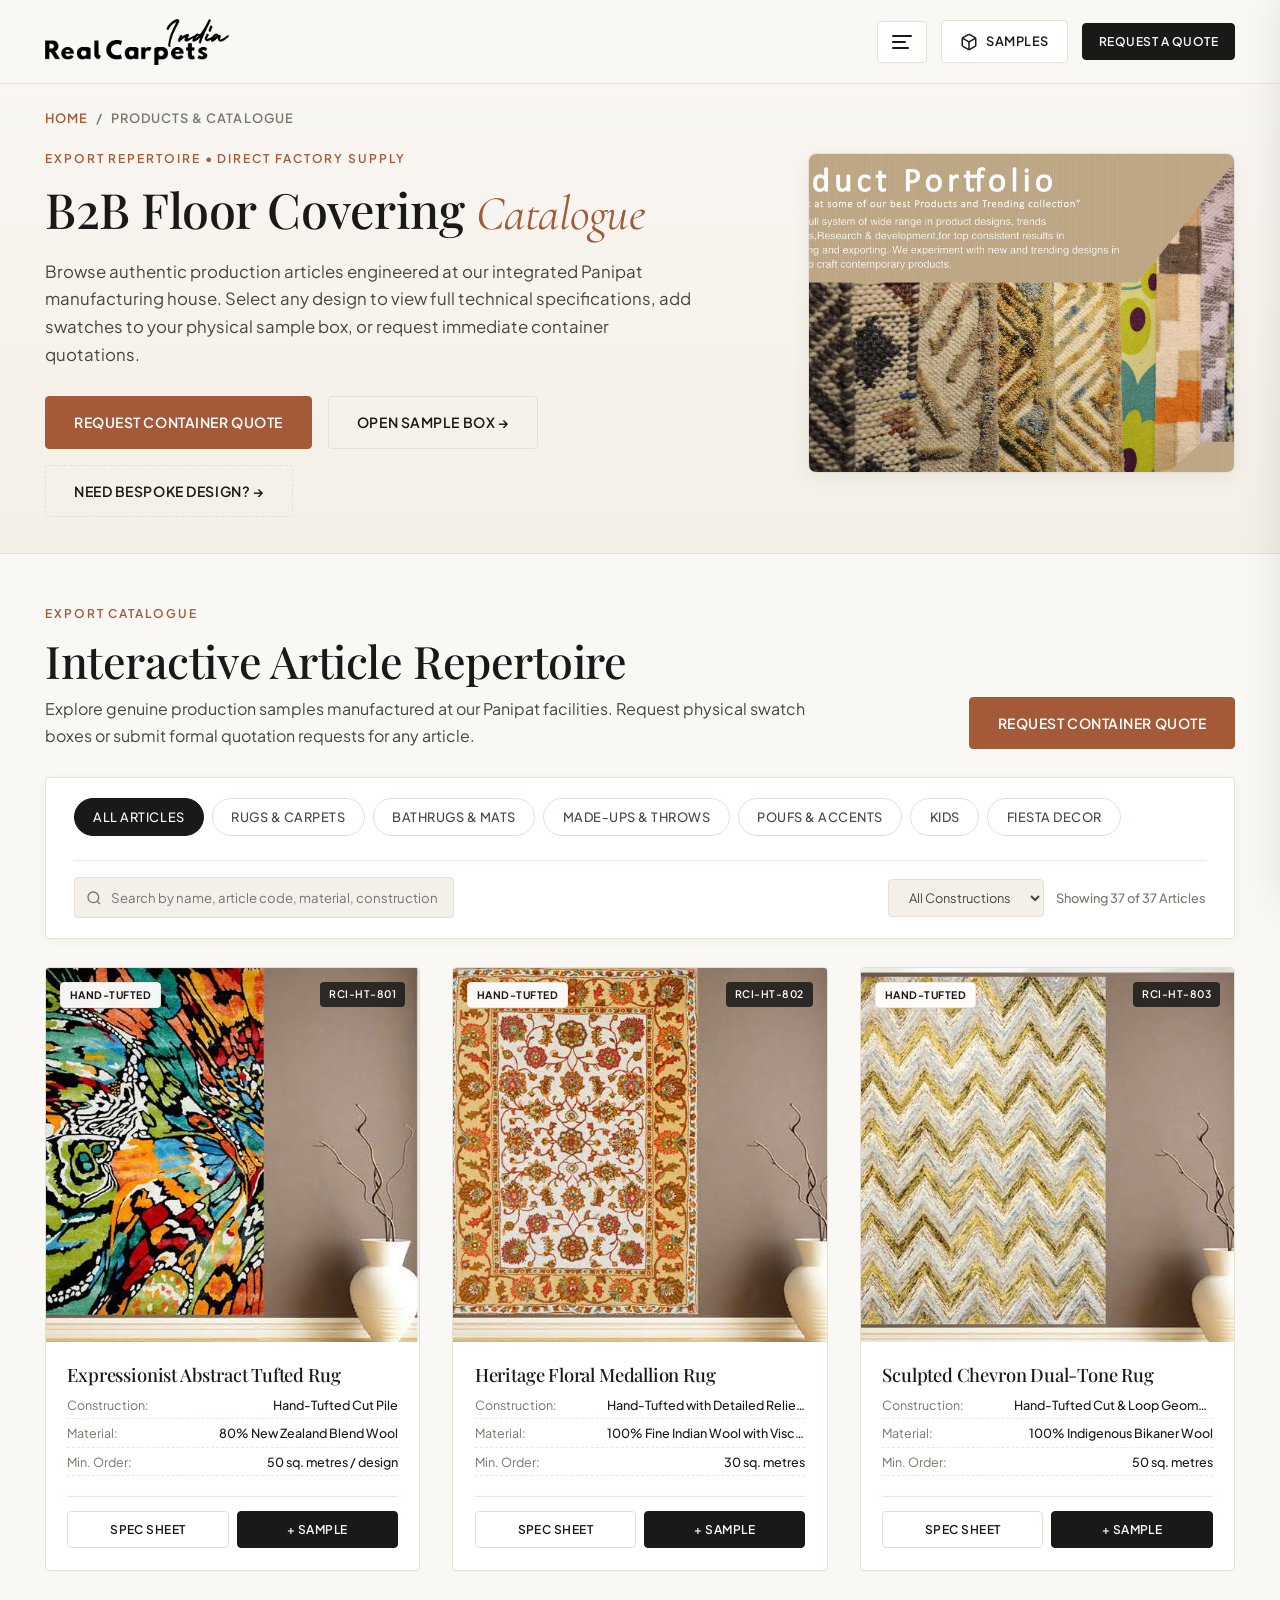
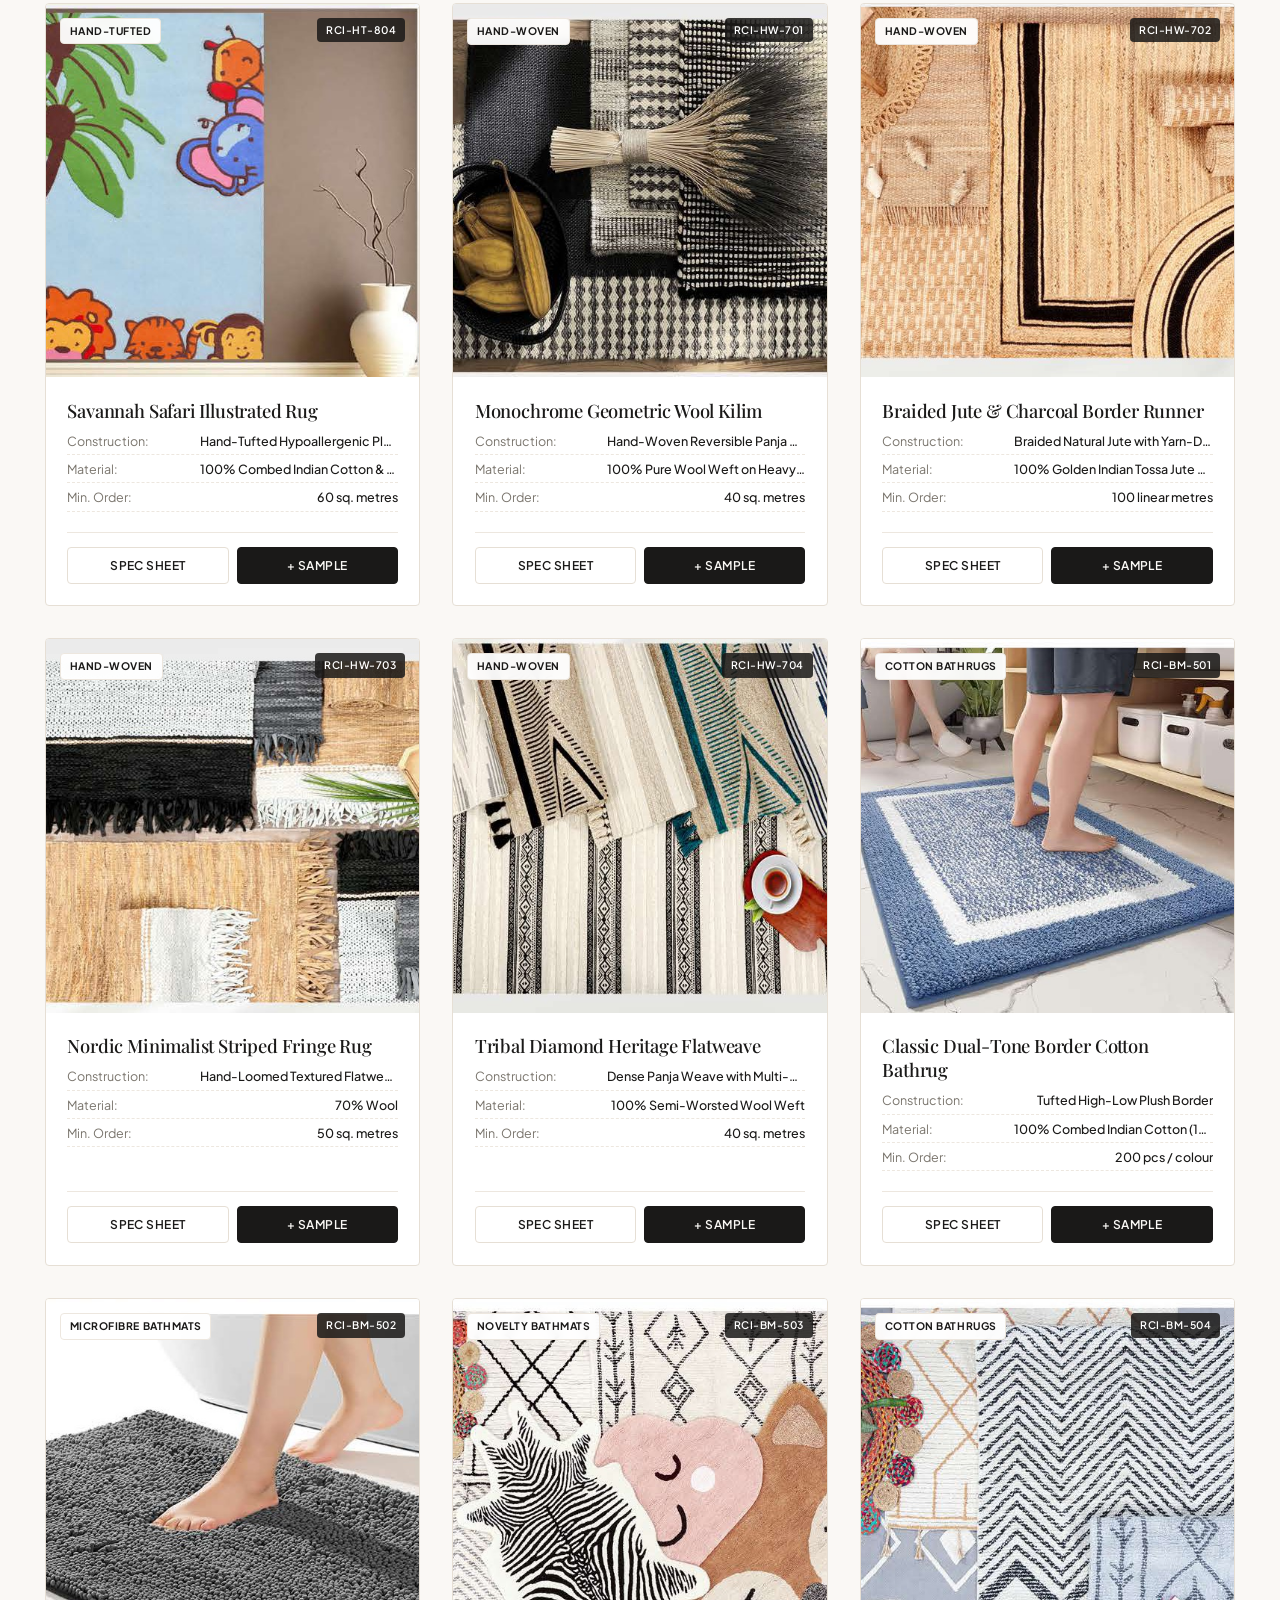
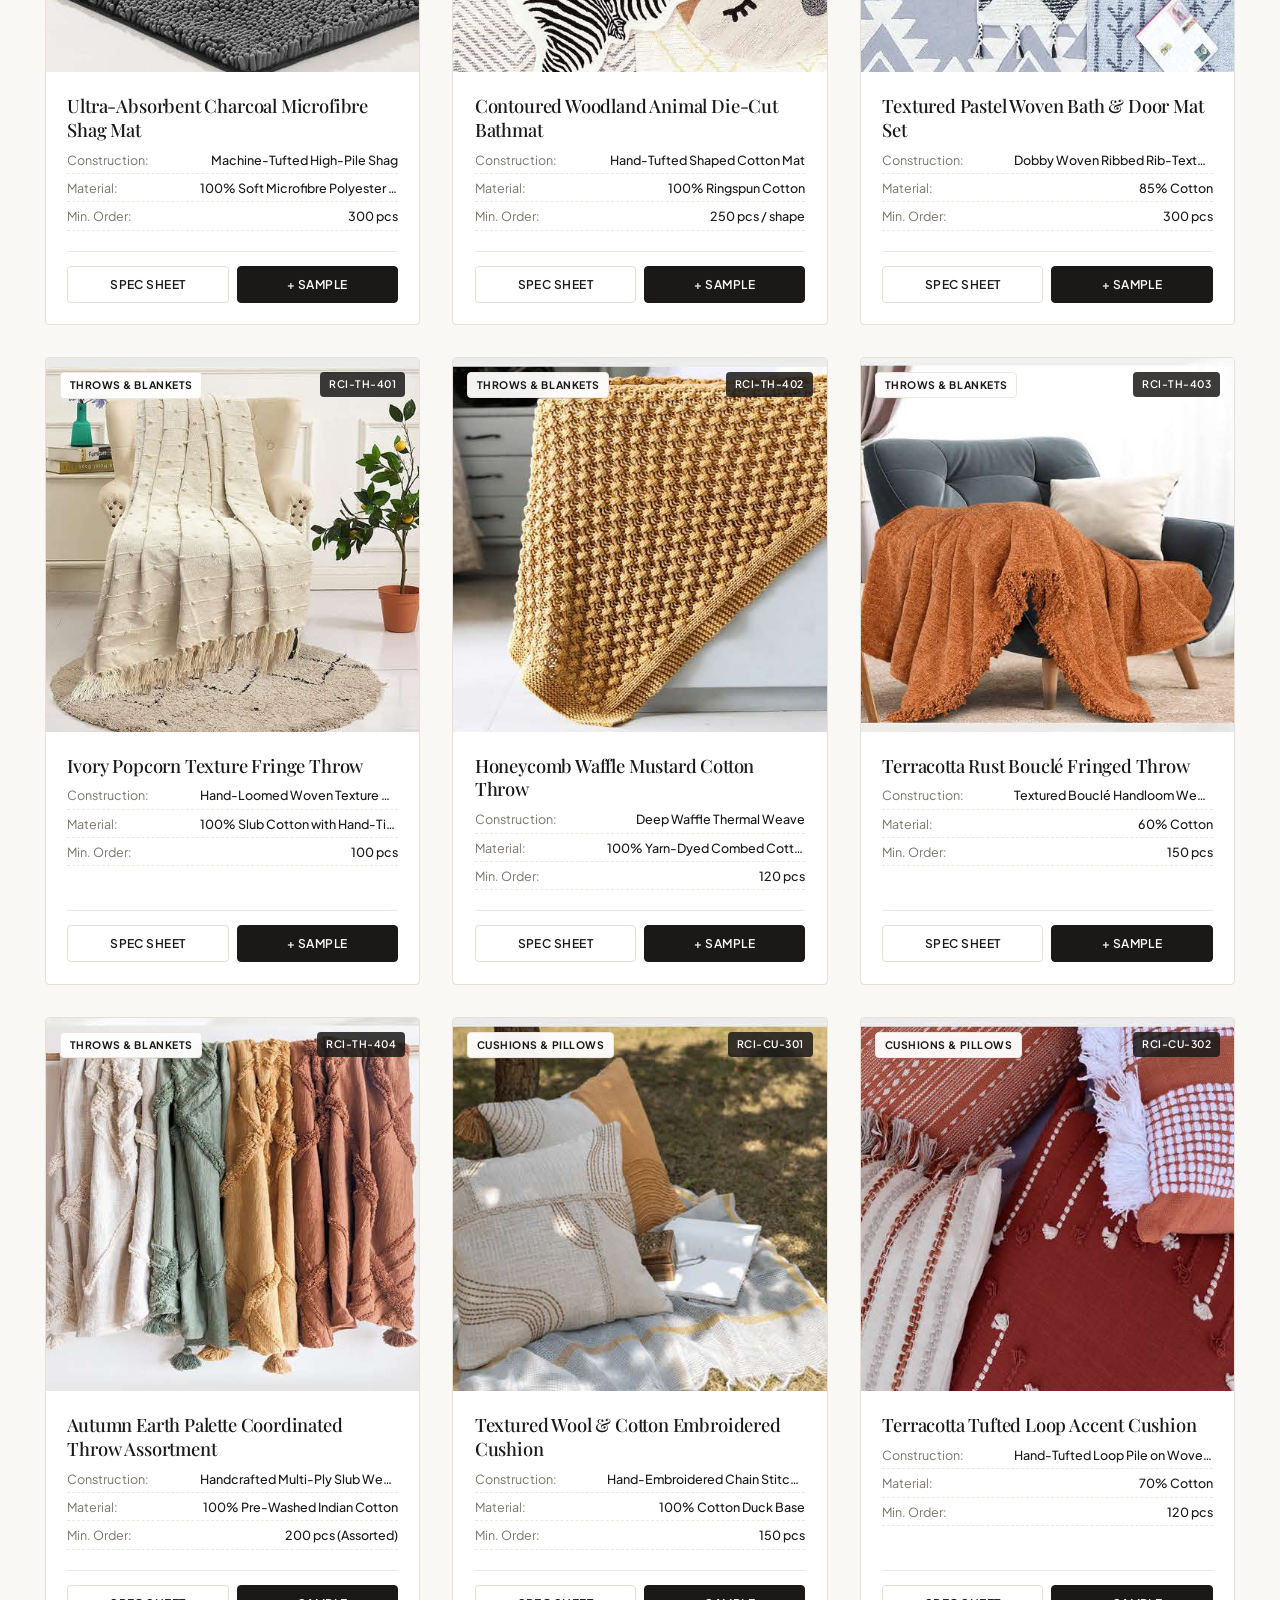
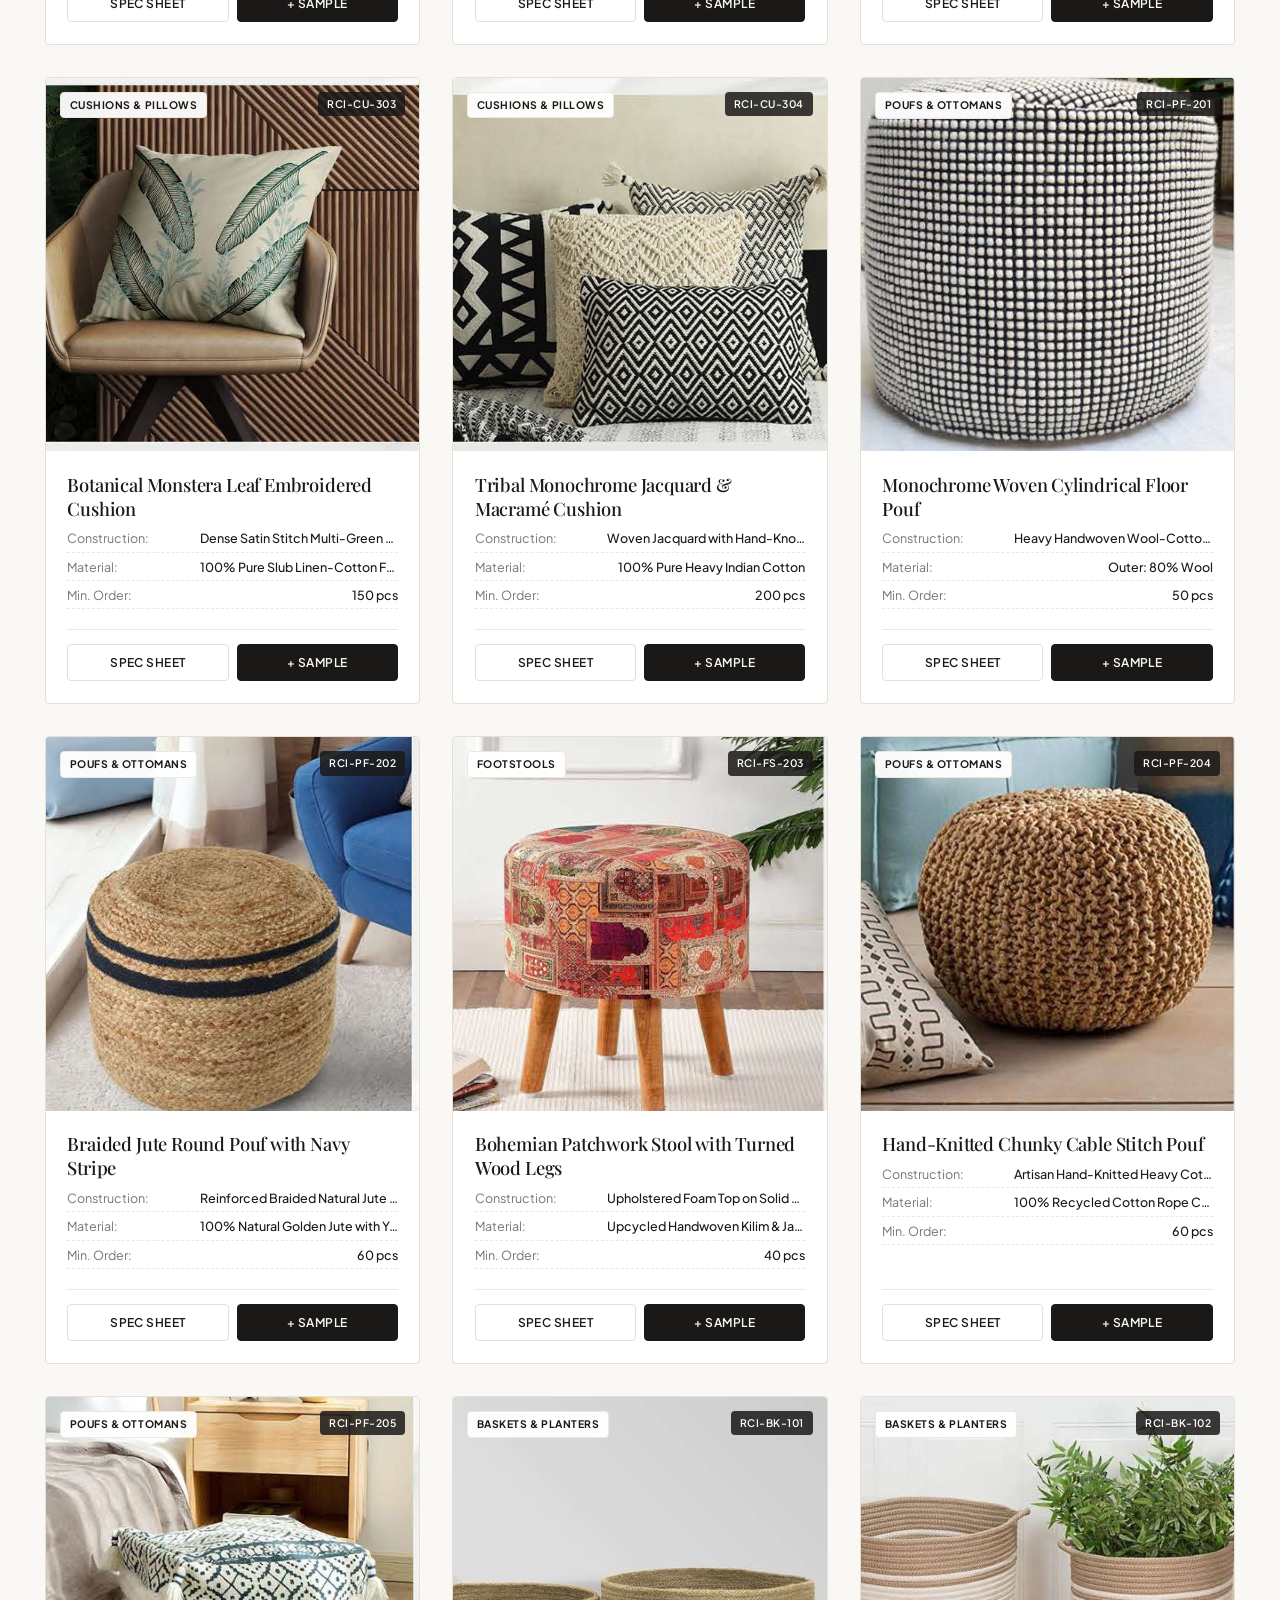
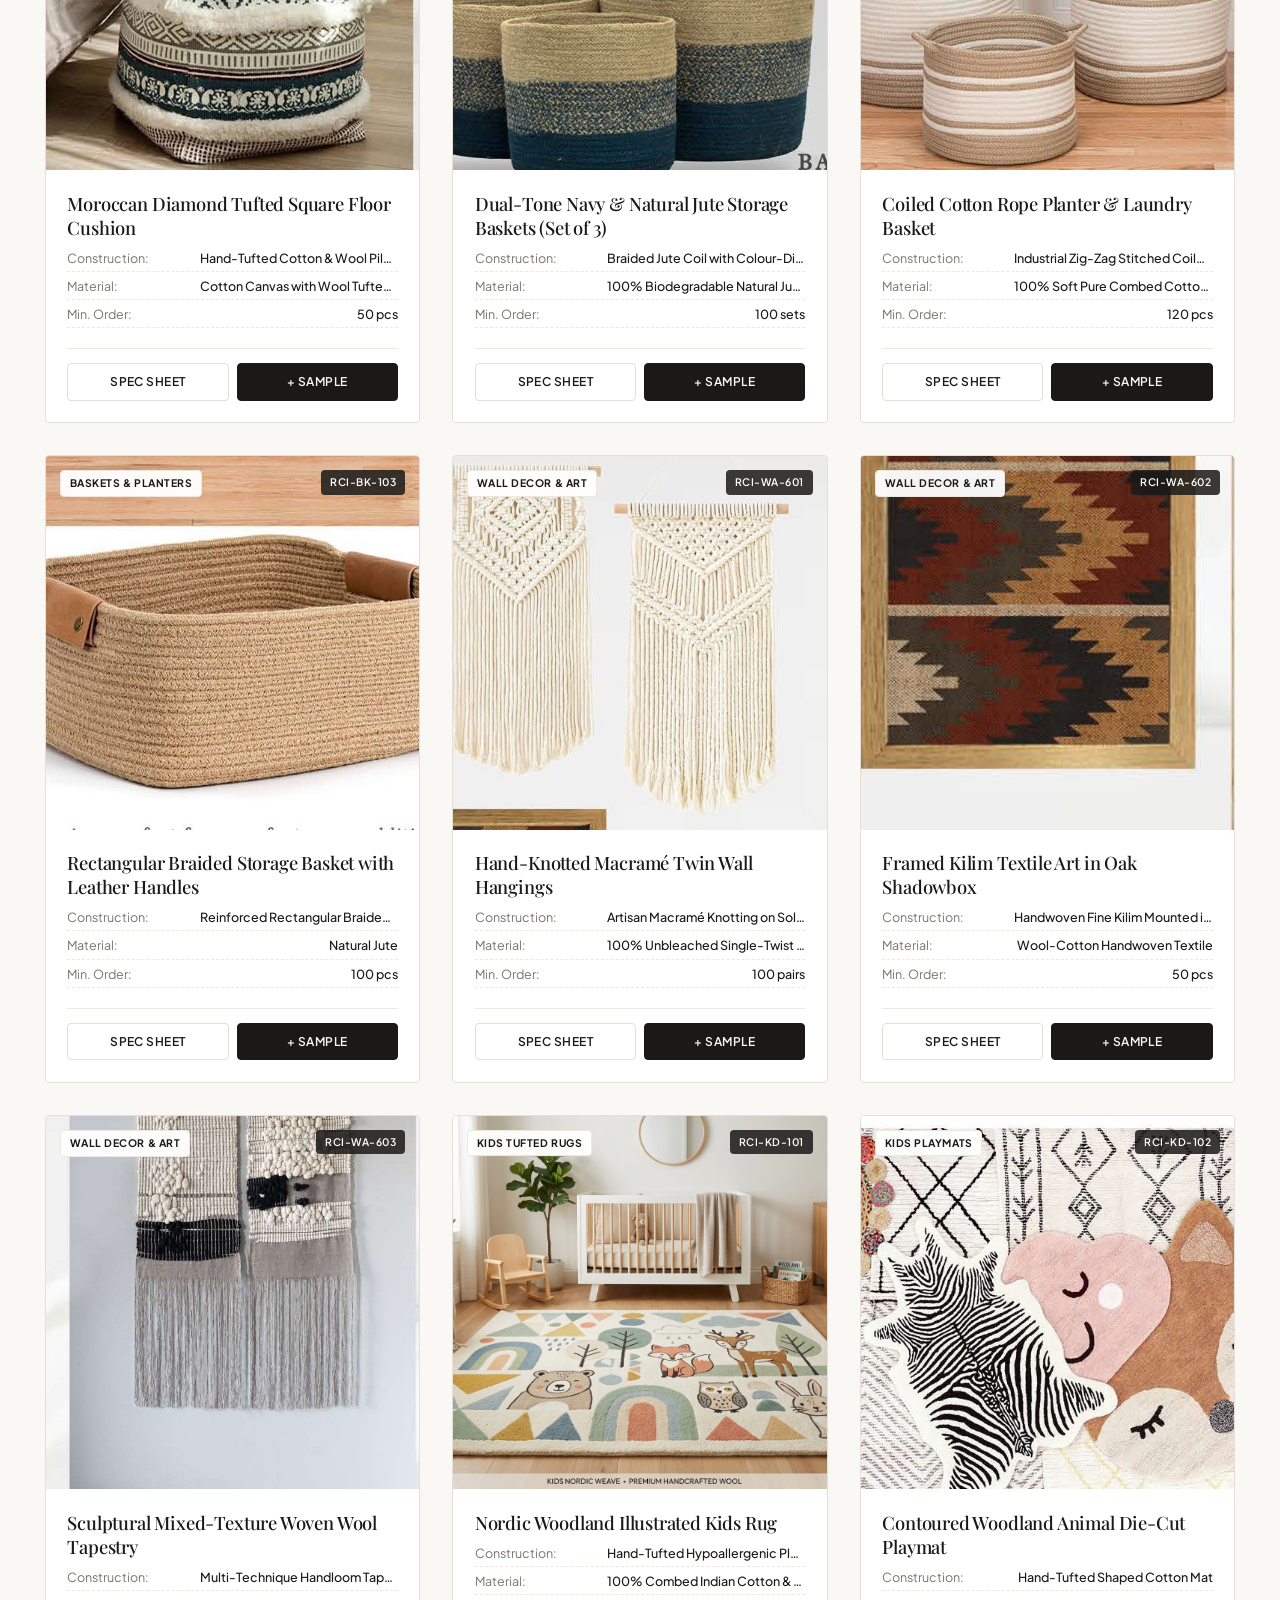
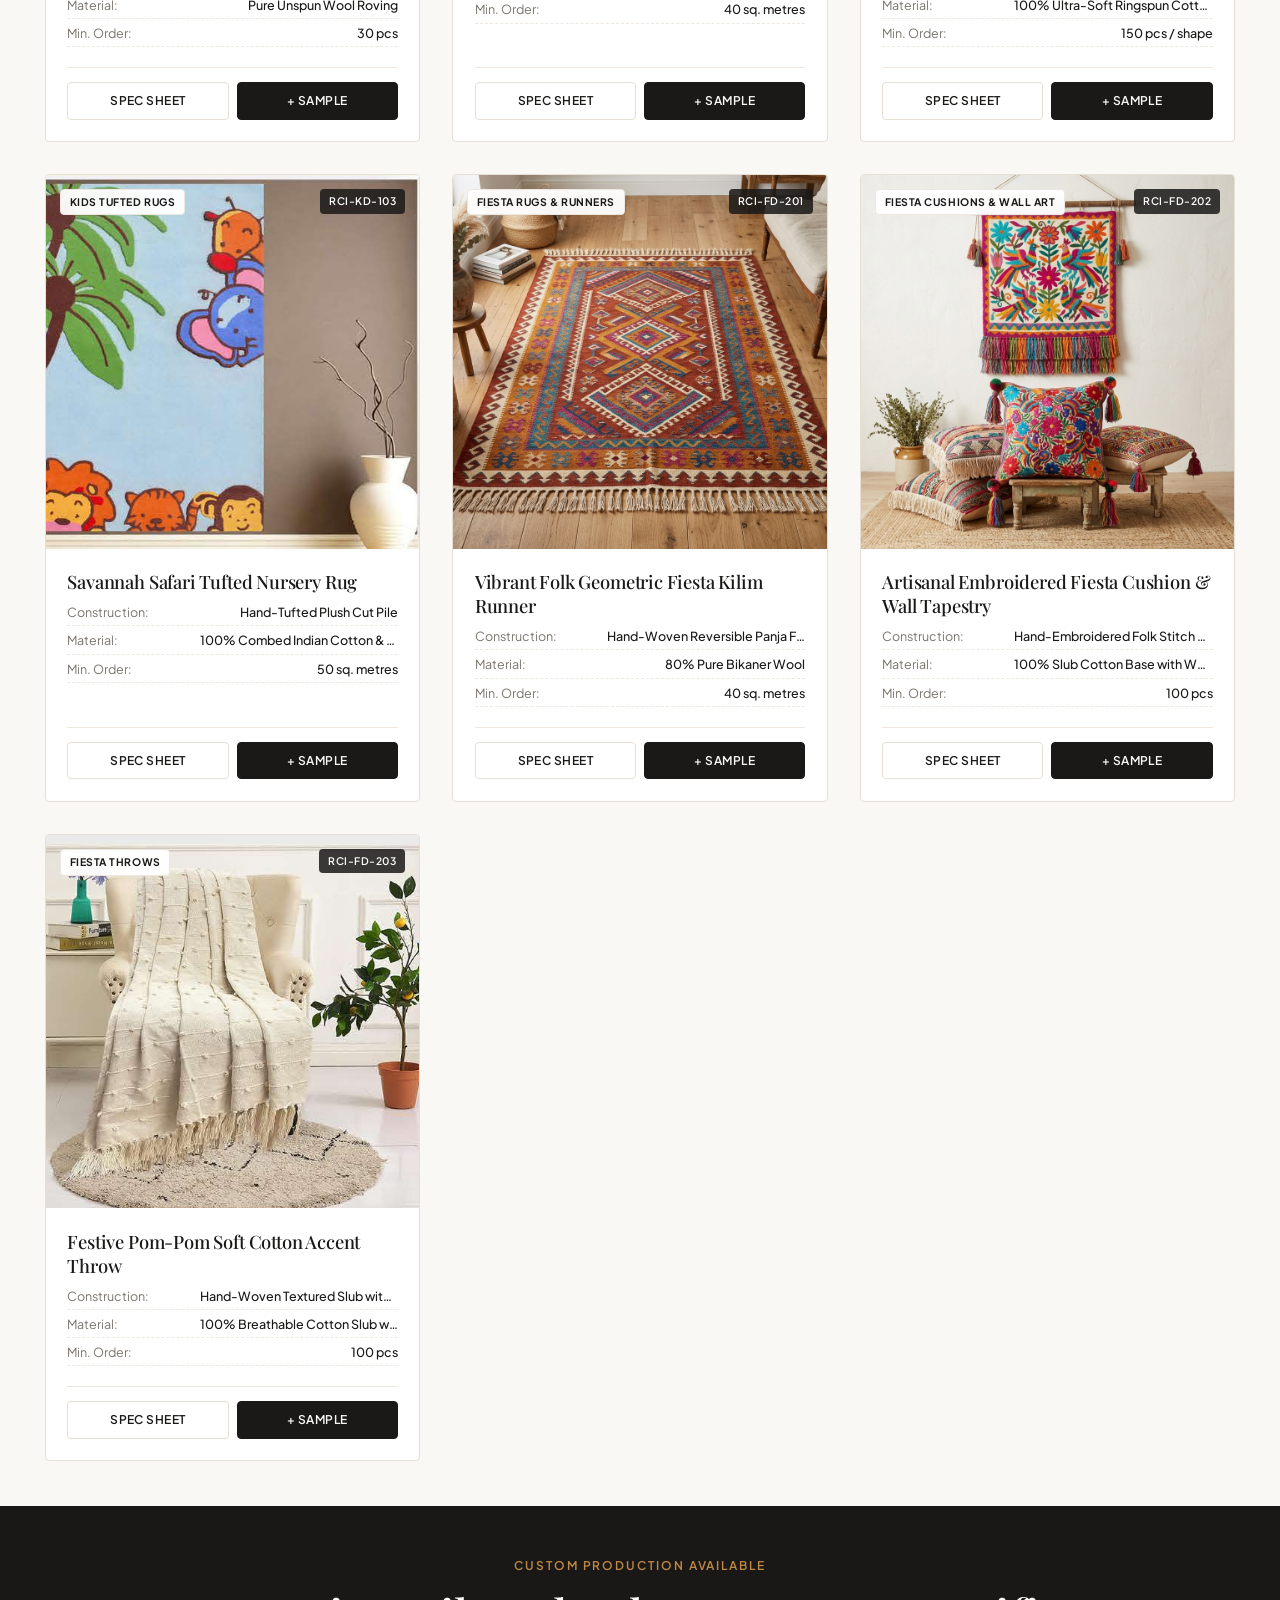
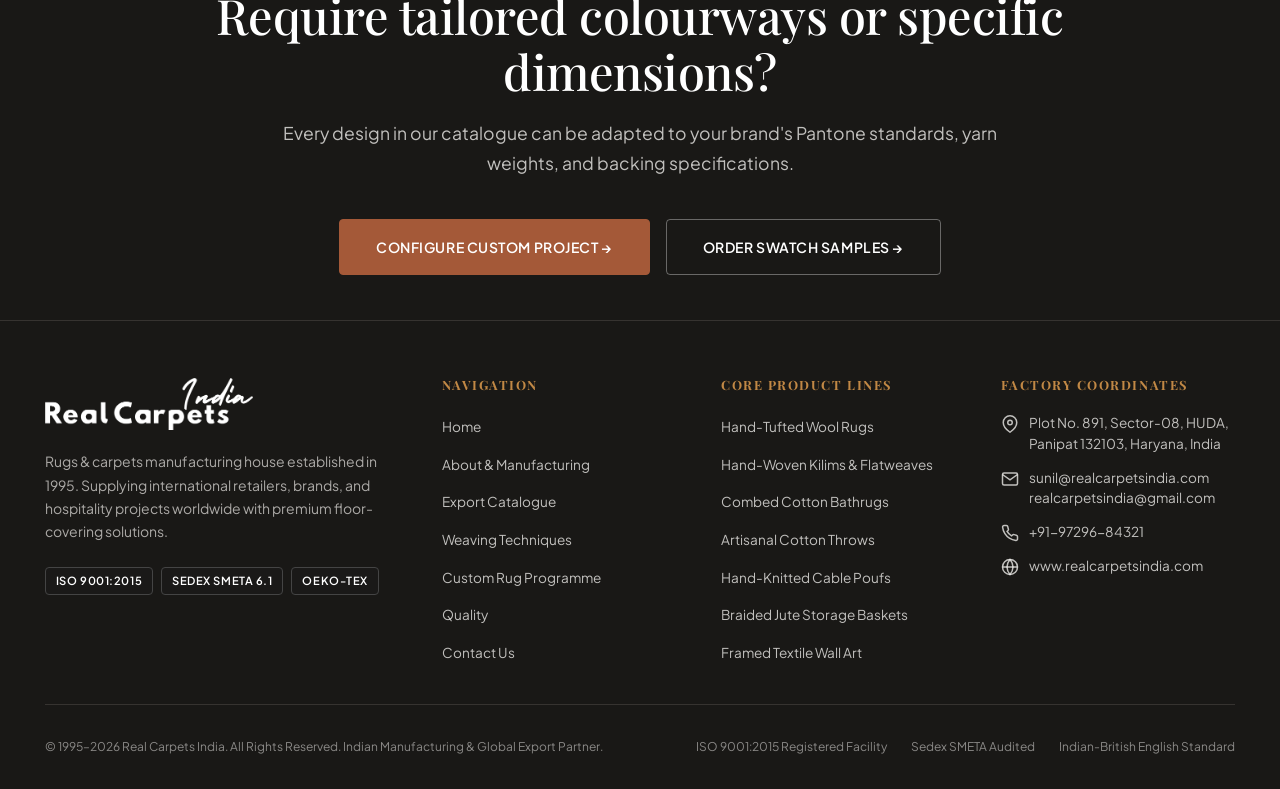
<file: products.html>
<!DOCTYPE html>
<html lang="en-GB">
<head>
  <meta charset="UTF-8">
  <meta name="viewport" content="width=device-width, initial-scale=1.0">
  <title>Export Products &amp; Catalogue | Real Carpets India | Panipat Floor Coverings</title>
  <meta name="description" content="Explore Real Carpets India's comprehensive B2B product repertoire: hand-tufted rugs, flatweaves, luxury bathrugs, artisanal throws, poufs, and custom floor coverings. Request physical sample swatches or container quotes.">
  <meta name="keywords" content="hand tufted rugs India, Indian carpet catalogue, wholesale rugs Panipat, bathmats exporter, kilims manufacturer, custom wool rugs B2B">
  
  <!-- Favicon -->
  <link rel="icon" type="image/svg+xml" href="data:image/svg+xml,<svg xmlns='http://www.w3.org/2000/svg' viewBox='0 0 100 100'><rect width='100' height='100' rx='20' fill='%23A45938'/><text x='50' y='65' font-family='serif' font-size='50' font-weight='bold' fill='%23FAF8F5' text-anchor='middle'>RC</text></svg>">

  <!-- Stylesheets -->
  <link rel="stylesheet" href="assets/css/main.css">
  <link rel="stylesheet" href="assets/css/components.css">
  <link rel="stylesheet" href="assets/css/animations.css">
</head>
<body>

  <!-- ==========================================================================
       Header & Navigation
       ========================================================================== -->
  <header class="site-header">
    <div class="container header-inner">
      <!-- Brand Logo (New Provided Logo) -->
      <a href="index.html" class="brand-logo" aria-label="Real Carpets India Home">
        <img src="assets/images/brand-logo.png" alt="Real Carpets India" class="brand-logo-img">
      </a>

      <!-- Desktop Navigation -->
      <nav class="nav-desktop" aria-label="Main Navigation">
        <a href="index.html" class="nav-link">Home</a>
        <a href="about.html" class="nav-link">About</a>
        <a href="products.html" class="nav-link active">Products</a>
        <a href="techniques.html" class="nav-link">Techniques</a>
        <a href="custom-programme.html" class="nav-link">Custom Rugs</a>
        <a href="quality.html" class="nav-link">Quality</a>
        <a href="contact.html" class="nav-link">Contact Us</a>
      </nav>

      <!-- Action Group -->
      <div class="header-actions">
        <!-- Dynamic Categories Menu Trigger (3 Dynamic Lines - Before Samples) -->
        <button class="categories-menu-trigger" id="categories-menu-trigger" aria-label="Explore Categories &amp; Navigation" aria-expanded="false" aria-controls="categories-sidebar">
          <div class="dynamic-lines" aria-hidden="true">
            <span class="d-line line-top"></span>
            <span class="d-line line-mid"></span>
            <span class="d-line line-bot"></span>
          </div>
        </button>

        <!-- Sample Box Drawer Trigger -->
        <button class="sample-drawer-trigger" id="header-sample-trigger" aria-label="Open Sample Swatch Box">
          <svg width="18" height="18" viewBox="0 0 24 24" fill="none" stroke="currentColor" stroke-width="2">
            <path d="M21 16V8a2 2 0 0 0-1-1.73l-7-4a2 2 0 0 0-2 0l-7 4A2 2 0 0 0 3 8v8a2 2 0 0 0 1 1.73l7 4a2 2 0 0 0 2 0l7-4A2 2 0 0 0 21 16z"/>
            <polyline points="3.27 6.96 12 12.01 20.73 6.96"/>
            <line x1="12" y1="22.08" x2="12" y2="12"/>
          </svg>
          <span style="display: inline-block;">Samples</span>
          <span class="sample-count-badge" style="display: none;">0</span>
        </button>

        <!-- Primary Quote CTA -->
        <button class="btn btn-primary btn-sm" data-action="open-quote">
          Request a Quote
        </button>
      </div>
    </div>
  </header>

  <!-- Categories Dynamic Sidebar & Overlay -->
  <div class="categories-sidebar-overlay" id="categories-sidebar-overlay"></div>
  <aside class="categories-sidebar" id="categories-sidebar" aria-label="Product Categories &amp; Navigation">
    <div class="categories-sidebar-header">
      <a href="index.html" aria-label="Real Carpets India Home">
        <img src="assets/images/brand-logo.png" alt="Real Carpets India" class="categories-sidebar-logo">
      </a>
      <button class="close-categories-btn" id="close-categories-sidebar" aria-label="Close Categories Menu">&times;</button>
    </div>

    <div class="categories-sidebar-body">
      <!-- Section: Company & Facility -->
      <div class="categories-section">
        <div class="categories-section-head">
          <span class="categories-section-title">Company &amp; Facility</span>
        </div>
        <ul class="sidebar-nav-links">
          <li>
            <a href="index.html" class="sidebar-nav-link">
              <span>Home</span>
              <svg width="14" height="14" viewBox="0 0 24 24" fill="none" stroke="currentColor" stroke-width="2"><polyline points="9 18 15 12 9 6"/></svg>
            </a>
          </li>
          <li>
            <a href="about.html" class="sidebar-nav-link">
              <span>About</span>
              <svg width="14" height="14" viewBox="0 0 24 24" fill="none" stroke="currentColor" stroke-width="2"><polyline points="9 18 15 12 9 6"/></svg>
            </a>
          </li>
          <li>
            <a href="products.html" class="sidebar-nav-link active">
              <span>Products</span>
              <svg width="14" height="14" viewBox="0 0 24 24" fill="none" stroke="currentColor" stroke-width="2"><polyline points="9 18 15 12 9 6"/></svg>
            </a>
          </li>
          <li>
            <a href="techniques.html" class="sidebar-nav-link">
              <span>Techniques</span>
              <svg width="14" height="14" viewBox="0 0 24 24" fill="none" stroke="currentColor" stroke-width="2"><polyline points="9 18 15 12 9 6"/></svg>
            </a>
          </li>
          <li>
            <a href="custom-programme.html" class="sidebar-nav-link">
              <span>Custom Rug Programme</span>
              <svg width="14" height="14" viewBox="0 0 24 24" fill="none" stroke="currentColor" stroke-width="2"><polyline points="9 18 15 12 9 6"/></svg>
            </a>
          </li>
          <li>
            <a href="quality.html" class="sidebar-nav-link">
              <span>Quality</span>
              <svg width="14" height="14" viewBox="0 0 24 24" fill="none" stroke="currentColor" stroke-width="2"><polyline points="9 18 15 12 9 6"/></svg>
            </a>
          </li>
          <li>
            <a href="contact.html" class="sidebar-nav-link">
              <span>Contact Us</span>
              <svg width="14" height="14" viewBox="0 0 24 24" fill="none" stroke="currentColor" stroke-width="2"><polyline points="9 18 15 12 9 6"/></svg>
            </a>
          </li>
        </ul>
      </div>
    </div>

    <!-- Sidebar Footer -->
    <div class="categories-sidebar-footer">
      <div style="font-size: 0.75rem; color: var(--text-muted); text-align: center; line-height: 1.4; letter-spacing: 0.08em; text-transform: uppercase;">
        A GOVT. RECOGNIZED EXPORT HOUSE
      </div>
    </div>
  </aside>

  <!-- ==========================================================================
       Subpage Editorial Hero Banner
       ========================================================================== -->
  <section class="subpage-hero">
    <div class="container subpage-hero-inner">
      <div class="reveal-on-scroll">
        <nav class="subpage-breadcrumb" aria-label="Breadcrumb">
          <a href="index.html">Home</a>
          <span>/</span>
          <span>Products &amp; Catalogue</span>
        </nav>
        <span class="eyebrow">Export Repertoire &bull; Direct Factory Supply</span>
        <h1 class="subpage-title">
          B2B Floor Covering <em>Catalogue</em>
        </h1>
        <p class="subpage-desc">
          Browse authentic production articles engineered at our integrated Panipat manufacturing house. Select any design to view full technical specifications, add swatches to your physical sample box, or request immediate container quotations.
        </p>
        <div style="display: flex; gap: 1rem; flex-wrap: wrap;">
          <button class="btn btn-terracotta" data-action="open-quote">
            Request Container Quote
          </button>
          <button class="btn btn-outline" id="subpage-sample-btn">
            Open Sample Box &rarr;
          </button>
          <a href="custom-programme.html" class="btn btn-outline" style="border-style: dashed;">
            Need Bespoke Design? &rarr;
          </a>
        </div>
      </div>

      <div class="subpage-hero-visual reveal-on-scroll delay-1">
        <img src="assets/images/pages/page_15_portfolio_intro.jpg" alt="Real Carpets India Handcrafted Carpet Portfolio">
      </div>
    </div>
  </section>


  <!-- ==========================================================================
       B2B Product Catalogue & Filter System
       ========================================================================== -->
  <section class="section" id="catalogue">
    <div class="container">
      <div style="display: flex; justify-content: space-between; align-items: flex-end; flex-wrap: wrap; gap: 1.5rem; margin-bottom: 1.75rem;" class="reveal-on-scroll">
        <div>
          <span class="eyebrow">Export Catalogue</span>
          <h2 class="section-title" style="margin-bottom: 0.5rem;">Interactive Article Repertoire</h2>
          <p class="section-desc">
            Explore genuine production samples manufactured at our Panipat facilities. Request physical swatch boxes or submit formal quotation requests for any article.
          </p>
        </div>
        <button class="btn btn-terracotta" data-action="open-quote">
          Request Container Quote
        </button>
      </div>

      <!-- Filter Controls Bar -->
      <div class="catalogue-control-bar reveal-on-scroll">
        <div class="filter-row-top">
          <!-- Category Pills -->
          <div class="category-pills-scroll" role="tablist">
            <button class="filter-pill active" data-category="all" role="tab">All Articles</button>
            <button class="filter-pill" data-category="Rugs" role="tab">Rugs &amp; Carpets</button>
            <button class="filter-pill" data-category="Bathmats" role="tab">Bathrugs &amp; Mats</button>
            <button class="filter-pill" data-category="Made-Ups" role="tab">Made-Ups &amp; Throws</button>
            <button class="filter-pill" data-category="Accents &amp; Furniture" role="tab">Poufs &amp; Accents</button>
            <button class="filter-pill" data-category="Kids" role="tab">Kids</button>
            <button class="filter-pill" data-category="Fiesta Decor" role="tab">Fiesta Decor</button>
          </div>
        </div>

        <div class="filter-row-bottom">
          <!-- Search Input -->
          <div class="search-box-wrap">
            <svg class="search-box-icon" width="16" height="16" viewBox="0 0 24 24" fill="none" stroke="currentColor" stroke-width="2">
              <circle cx="11" cy="11" r="8"></circle>
              <line x1="21" y1="21" x2="16.65" y2="16.65"></line>
            </svg>
            <input type="text" id="search-input" class="search-box-input" placeholder="Search by name, article code, material, construction..." aria-label="Search catalogue">
          </div>

          <!-- Construction Filter -->
          <div class="filter-dropdowns">
            <select id="filter-construction" class="filter-select" aria-label="Filter by construction">
              <option value="all">All Constructions</option>
              <option value="Hand-Tufted">Hand-Tufted</option>
              <option value="Hand-Woven">Hand-Woven</option>
              <option value="Hand-Knitted">Hand-Knitted</option>
              <option value="Braided">Braided</option>
              <option value="Panja">Panja / Kilim</option>
              <option value="Machine-Tufted">Machine-Tufted</option>
            </select>
            <span class="filter-results-count" id="filter-results-count">Loading articles...</span>
          </div>
        </div>
      </div>

      <!-- Dynamic Product Cards Grid -->
      <div class="products-grid" id="products-grid">
        <!-- Rendered by catalog.js -->
      </div>
    </div>
  </section>

  <!-- ==========================================================================
       B2B Conversion Banner
       ========================================================================== -->
  <section class="section section-dark" style="text-align: center; position: relative;">
    <div class="container container-narrow reveal-on-scroll">
      <span class="eyebrow">Custom Production Available</span>
      <h2 class="section-title" style="color: #FFFFFF; font-size: clamp(2.25rem, 3.8vw, 3.5rem);">
        Require tailored colourways or specific dimensions?
      </h2>
      <p class="section-desc" style="color: rgba(250, 248, 245, 0.75); margin: 0 auto 2.5rem; font-size: 1.1rem;">
        Every design in our catalogue can be adapted to your brand's Pantone standards, yarn weights, and backing specifications.
      </p>
      <div style="display: flex; gap: 1rem; justify-content: center; flex-wrap: wrap;">
        <a href="custom-programme.html" class="btn btn-terracotta" style="padding: 1rem 2.25rem;">
          Configure Custom Project &rarr;
        </a>
        <button class="btn btn-outline-white" id="banner-sample-btn" style="padding: 1rem 2.25rem;">
          Order Swatch Samples &rarr;
        </button>
      </div>
    </div>
  </section>

  <!-- ==========================================================================
       Footer
       ========================================================================== -->
  <footer class="site-footer" id="contact">
    <div class="container">
      <div class="footer-top-grid">
        <div class="footer-brand">
          <a href="index.html" class="brand-logo footer-logo" aria-label="Real Carpets India Home">
            <img src="assets/images/brand-logo-white.png" alt="Real Carpets India" class="brand-logo-img footer-logo-img">
          </a>
          <p>
            Rugs &amp; carpets manufacturing house established in 1995. Supplying international retailers, brands, and hospitality projects worldwide with premium floor-covering solutions.
          </p>
          <div style="display: flex; gap: 0.5rem; flex-wrap: wrap;">
            <span class="badge badge-dark" style="border-color: #444;">ISO 9001:2015</span>
            <span class="badge badge-dark" style="border-color: #444;">Sedex SMETA 6.1</span>
            <span class="badge badge-dark" style="border-color: #444;">OEKO-TEX</span>
          </div>
        </div>

        <div class="footer-col">
          <h4>Navigation</h4>
          <ul class="footer-links">
            <li><a href="index.html" class="footer-link">Home</a></li>
            <li><a href="about.html" class="footer-link">About &amp; Manufacturing</a></li>
            <li><a href="products.html" class="footer-link">Export Catalogue</a></li>
            <li><a href="techniques.html" class="footer-link">Weaving Techniques</a></li>
            <li><a href="custom-programme.html" class="footer-link">Custom Rug Programme</a></li>
            <li><a href="quality.html" class="footer-link">Quality</a></li>
            <li><a href="contact.html" class="footer-link">Contact Us</a></li>
          </ul>
        </div>

        <div class="footer-col">
          <h4>Core Product Lines</h4>
          <ul class="footer-links">
            <li><a href="products.html" class="footer-link">Hand-Tufted Wool Rugs</a></li>
            <li><a href="products.html" class="footer-link">Hand-Woven Kilims &amp; Flatweaves</a></li>
            <li><a href="products.html" class="footer-link">Combed Cotton Bathrugs</a></li>
            <li><a href="products.html" class="footer-link">Artisanal Cotton Throws</a></li>
            <li><a href="products.html" class="footer-link">Hand-Knitted Cable Poufs</a></li>
            <li><a href="products.html" class="footer-link">Braided Jute Storage Baskets</a></li>
            <li><a href="products.html" class="footer-link">Framed Textile Wall Art</a></li>
          </ul>
        </div>

        <div class="footer-col">
          <h4>Factory Coordinates</h4>
          <div class="footer-contact-item">
            <svg width="18" height="18" viewBox="0 0 24 24" fill="none" stroke="currentColor" stroke-width="2" style="flex-shrink: 0; margin-top: 2px;"><path d="M21 10c0 7-9 13-9 13s-9-6-9-13a9 9 0 0 1 18 0z"></path><circle cx="12" cy="10" r="3"></circle></svg>
            <span>Plot No. 891, Sector-08, HUDA, Panipat 132103, Haryana, India</span>
          </div>
          <div class="footer-contact-item">
            <svg width="18" height="18" viewBox="0 0 24 24" fill="none" stroke="currentColor" stroke-width="2" style="flex-shrink: 0; margin-top: 2px;"><path d="M4 4h16c1.1 0 2 .9 2 2v12c0 1.1-.9 2-2 2H4c-1.1 0-2-.9-2-2V6c0-1.1.9-2 2-2z"></path><polyline points="22,6 12,13 2,6"></polyline></svg>
            <div>
              <a href="mailto:sunil@realcarpetsindia.com" class="footer-link" style="display: block;">sunil@realcarpetsindia.com</a>
              <a href="mailto:realcarpetsindia@gmail.com" class="footer-link" style="display: block;">realcarpetsindia@gmail.com</a>
            </div>
          </div>
          <div class="footer-contact-item">
            <svg width="18" height="18" viewBox="0 0 24 24" fill="none" stroke="currentColor" stroke-width="2" style="flex-shrink: 0; margin-top: 2px;"><path d="M22 16.92v3a2 2 0 0 1-2.18 2 19.79 19.79 0 0 1-8.63-3.07 19.5 19.5 0 0 1-6-6 19.79 19.79 0 0 1-3.07-8.67A2 2 0 0 1 4.11 2h3a2 2 0 0 1 2 1.72 12.84 12.84 0 0 0 .7 2.81 2 2 0 0 1-.45 2.11L8.09 9.91a16 16 0 0 0 6 6l1.27-1.27a2 2 0 0 1 2.11-.45 12.84 12.84 0 0 0 2.81.7A2 2 0 0 1 22 16.92z"></path></svg>
            <a href="tel:+919729684321" class="footer-link">+91-97296-84321</a>
          </div>
          <div class="footer-contact-item">
            <svg width="18" height="18" viewBox="0 0 24 24" fill="none" stroke="currentColor" stroke-width="2" style="flex-shrink: 0; margin-top: 2px;"><circle cx="12" cy="12" r="10"></circle><line x1="2" y1="12" x2="22" y2="12"></line><path d="M12 2a15.3 15.3 0 0 1 4 10 15.3 15.3 0 0 1-4 10 15.3 15.3 0 0 1-4-10 15.3 15.3 0 0 1 4-10z"></path></svg>
            <a href="https://www.realcarpetsindia.com" target="_blank" rel="noopener" class="footer-link">www.realcarpetsindia.com</a>
          </div>
        </div>
      </div>

      <div class="footer-bottom">
        <div>
          &copy; 1995–2026 Real Carpets India. All Rights Reserved. Indian Manufacturing &amp; Global Export Partner.
        </div>
        <div style="display: flex; gap: 1.5rem;">
          <span>ISO 9001:2015 Registered Facility</span>
          <span>Sedex SMETA Audited</span>
          <span>Indian-British English Standard</span>
        </div>
      </div>
    </div>
  </footer>

  <!-- ==========================================================================
       MODALS & DRAWERS
       ========================================================================== -->

  <!-- 1. Product Detail Modal -->
  <div class="modal-backdrop" id="product-detail-modal" aria-hidden="true" role="dialog" aria-modal="true">
    <div class="product-detail-modal-box">
      <button class="modal-close-btn" id="close-product-modal" aria-label="Close specification sheet">&times;</button>
      <div class="product-modal-container">
        <!-- Rendered by catalog.js -->
      </div>
    </div>
  </div>

  <!-- 2. Sample Swatch Drawer -->
  <div class="mobile-drawer-overlay" id="drawer-overlay"></div>
  <aside class="sample-drawer" id="sample-drawer" aria-label="Sample Request Drawer">
    <div class="sample-drawer-header">
      <div>
        <h3>Sample Swatch Box</h3>
        <span style="font-size: 0.75rem; color: var(--text-muted);">Direct Dispatch to International Buyers</span>
      </div>
      <button id="close-sample-drawer" style="font-size: 1.75rem; line-height: 1;" aria-label="Close sample drawer">&times;</button>
    </div>

    <div class="sample-drawer-items" id="sample-drawer-items-list">
      <!-- Rendered by sample-drawer.js -->
    </div>

    <div class="sample-drawer-footer">
      <h4 style="font-size: 0.85rem; font-weight: 700; text-transform: uppercase; margin-bottom: 0.85rem; color: var(--text-primary);">
        Sample Dispatch Details
      </h4>
      <form id="sample-order-form">
        <div style="display: grid; grid-template-columns: 1fr 1fr; gap: 0.5rem; margin-bottom: 0.5rem;">
          <input type="text" name="company" class="form-input" placeholder="Company Name *" required style="padding: 0.5rem 0.75rem; font-size: 0.8rem;">
          <input type="text" name="recipientName" class="form-input" placeholder="Attn / Name *" required style="padding: 0.5rem 0.75rem; font-size: 0.8rem;">
        </div>
        <div style="display: grid; grid-template-columns: 1fr 1fr; gap: 0.5rem; margin-bottom: 0.5rem;">
          <input type="email" name="email" class="form-input" placeholder="Business Email *" required style="padding: 0.5rem 0.75rem; font-size: 0.8rem;">
          <input type="tel" name="phone" class="form-input" placeholder="Phone / WhatsApp *" required style="padding: 0.5rem 0.75rem; font-size: 0.8rem;">
        </div>
        <div style="margin-bottom: 0.5rem;">
          <input type="text" name="address" class="form-input" placeholder="Street Delivery Address *" required style="padding: 0.5rem 0.75rem; font-size: 0.8rem;">
        </div>
        <div style="display: grid; grid-template-columns: 1fr 1fr 1fr; gap: 0.5rem; margin-bottom: 0.5rem;">
          <input type="text" name="city" class="form-input" placeholder="City *" required style="padding: 0.5rem 0.75rem; font-size: 0.8rem;">
          <input type="text" name="country" class="form-input" placeholder="Country *" required style="padding: 0.5rem 0.75rem; font-size: 0.8rem;">
          <input type="text" name="postalCode" class="form-input" placeholder="Postal Code *" required style="padding: 0.5rem 0.75rem; font-size: 0.8rem;">
        </div>
        <div style="margin-bottom: 0.85rem;">
          <input type="text" name="courierAccount" class="form-input" placeholder="DHL / FedEx Account No. (Optional)" style="padding: 0.5rem 0.75rem; font-size: 0.8rem;">
        </div>
        <button type="submit" class="btn btn-terracotta" style="width: 100%; padding: 0.75rem; font-size: 0.8rem;">
          Confirm Sample Dispatch &rarr;
        </button>
      </form>
    </div>
  </aside>

  <!-- 3. Request a Quote Modal -->
  <div class="modal-backdrop" id="quote-request-modal" aria-hidden="true" role="dialog" aria-modal="true">
    <div class="product-detail-modal-box" style="max-width: 820px;">
      <button class="modal-close-btn" id="close-quote-modal" aria-label="Close quote modal">&times;</button>
      <div style="padding: clamp(1.75rem, 4vw, 3rem);">
        <div style="margin-bottom: 1.75rem; border-bottom: 1px solid var(--border-subtle); padding-bottom: 1.25rem;">
          <span class="eyebrow">Direct Factory Quotation</span>
          <h2 style="font-size: 1.85rem; color: var(--text-primary); margin-bottom: 0.35rem;">Request a Formal B2B Quotation</h2>
          <p style="font-size: 0.875rem; color: var(--text-secondary);">
            Submit your container volume requirements or specific article inquiry. Our commercial desk will calculate FOB/CIF pricing.
          </p>
        </div>

        <form id="quote-request-form">
          <input type="hidden" name="productCode" id="quote-product-code" value="">
          <div class="form-grid-2">
            <div class="form-group">
              <label class="form-label">Full Name <span class="req">*</span></label>
              <input type="text" name="fullName" class="form-input" placeholder="e.g. Richard Davenport" required>
            </div>
            <div class="form-group">
              <label class="form-label">Company Name <span class="req">*</span></label>
              <input type="text" name="company" class="form-input" placeholder="e.g. Davenport Interiors Ltd" required>
            </div>
          </div>

          <div class="form-grid-3">
            <div class="form-group">
              <label class="form-label">Job Title / Role</label>
              <input type="text" name="jobTitle" class="form-input" placeholder="e.g. Senior Buyer / Sourcing Manager">
            </div>
            <div class="form-group">
              <label class="form-label">Business Email <span class="req">*</span></label>
              <input type="email" name="email" class="form-input" placeholder="e.g. richard@davenport.co.uk" required>
            </div>
            <div class="form-group">
              <label class="form-label">Phone / WhatsApp</label>
              <input type="tel" name="phone" class="form-input" placeholder="e.g. +44 20 7946 0912">
            </div>
          </div>

          <div class="form-grid-3">
            <div class="form-group">
              <label class="form-label">Country <span class="req">*</span></label>
              <input type="text" name="country" class="form-input" placeholder="e.g. United Kingdom" required>
            </div>
            <div class="form-group">
              <label class="form-label">Target Market</label>
              <input type="text" name="targetMarket" class="form-input" placeholder="e.g. Retail Showroom / Hospitality">
            </div>
            <div class="form-group">
              <label class="form-label">Destination Port</label>
              <input type="text" name="deliveryCountry" class="form-input" placeholder="e.g. Felixstowe / Southampton">
            </div>
          </div>

          <div class="form-grid-3">
            <div class="form-group">
              <label class="form-label">Product Category</label>
              <select name="category" class="form-select">
                <option value="Rugs & Carpets">Rugs &amp; Carpets</option>
                <option value="Bathmats">Bathrugs &amp; Bathmats</option>
                <option value="Made-Ups & Throws">Throws &amp; Cushions</option>
                <option value="Accents & Furniture">Poufs &amp; Storage Baskets</option>
                <option value="Kids">Kids Collection</option>
                <option value="Fiesta Decor">Fiesta Decor</option>
                <option value="Custom Project">Custom Development Project</option>
                <option value="Full Container Assortment">Mixed Container Assortment</option>
              </select>
            </div>
            <div class="form-group">
              <label class="form-label">Construction / Material</label>
              <input type="text" name="construction" class="form-input" placeholder="e.g. Hand-Tufted Wool / Kilim">
            </div>
            <div class="form-group">
              <label class="form-label">Estimated Volume / Quantity</label>
              <input type="text" name="quantity" class="form-input" placeholder="e.g. 1 x 40ft HQ Container or 500 pcs">
            </div>
          </div>

          <div class="form-group">
            <label class="form-label">Project Requirements &amp; Notes</label>
            <textarea name="message" id="quote-requirement" class="form-textarea" placeholder="Specify required dimensions, backing specifications, target FOB price, packaging needs..."></textarea>
          </div>

          <div style="display: flex; justify-content: flex-end; gap: 0.75rem;">
            <button type="button" class="btn btn-outline" id="btn-cancel-quote">Cancel</button>
            <button type="submit" class="btn btn-terracotta">Send Quotation Request &rarr;</button>
          </div>
        </form>
      </div>
    </div>
  </div>

  <!-- 4. General Enquiry / Order Success Modal -->
  <div class="modal-backdrop" id="enquiry-success-modal" aria-hidden="true" role="dialog" aria-modal="true">
    <div class="product-detail-modal-box" style="max-width: 540px; text-align: center;">
      <button class="modal-close-btn" id="close-success-modal" aria-label="Close confirmation">&times;</button>
      <div style="padding: 3rem 2rem;">
        <div style="width: 56px; height: 56px; border-radius: 50%; background: rgba(164, 89, 56, 0.12); display: flex; align-items: center; justify-content: center; margin: 0 auto 1.5rem; color: var(--accent-terracotta);">
          <svg width="28" height="28" viewBox="0 0 24 24" fill="none" stroke="currentColor" stroke-width="2.5"><polyline points="20 6 9 17 4 12"></polyline></svg>
        </div>
        <h3 id="success-modal-title" style="font-size: 1.6rem; color: var(--text-primary); margin-bottom: 0.75rem;">Request Registered</h3>
        <p id="success-modal-message" style="font-size: 0.9rem; color: var(--text-secondary); line-height: 1.6; margin-bottom: 1.5rem;">
          Thank you for contacting Real Carpets India. Our Panipat export merchandising desk will examine your specifications and provide a proforma pricing and lead-time schedule.
        </p>
        <div style="background: var(--bg-subtle); border: 1px solid var(--border-color); border-radius: var(--radius-sm); padding: 0.85rem 1.25rem; display: inline-block; margin-bottom: 2rem;">
          <span style="font-size: 0.75rem; text-transform: uppercase; color: var(--text-muted); display: block;">Reference ID</span>
          <strong id="success-ref-id" style="font-family: var(--font-serif); font-size: 1.25rem; color: var(--accent-terracotta);">RCI-REQ-2026</strong>
        </div>
        <div>
          <button class="btn btn-primary" id="success-dismiss-btn" style="min-width: 180px;">Done</button>
        </div>
      </div>
    </div>
  </div>

  <!-- Toast Container -->
  <div class="toast-container" id="toast-container" aria-live="polite"></div>

  <!-- App Script Entrypoint -->
  <script type="module" src="assets/js/app.js"></script>
  <script>
    document.addEventListener('DOMContentLoaded', () => {
      const subpageSampleBtn = document.getElementById('subpage-sample-btn');
      if (subpageSampleBtn) {
        subpageSampleBtn.addEventListener('click', () => {
          const sampleTrigger = document.getElementById('header-sample-trigger');
          if (sampleTrigger) sampleTrigger.click();
        });
      }
      const bannerSampleBtn = document.getElementById('banner-sample-btn');
      if (bannerSampleBtn) {
        bannerSampleBtn.addEventListener('click', () => {
          const sampleTrigger = document.getElementById('header-sample-trigger');
          if (sampleTrigger) sampleTrigger.click();
        });
      }
      const cancelQuoteBtn = document.getElementById('btn-cancel-quote');
      if (cancelQuoteBtn) {
        cancelQuoteBtn.addEventListener('click', () => {
          const quoteModal = document.getElementById('quote-request-modal');
          if (quoteModal) quoteModal.classList.remove('open');
          document.body.style.overflow = '';
        });
      }
    });
  </script>
</body>
</html>
</file>
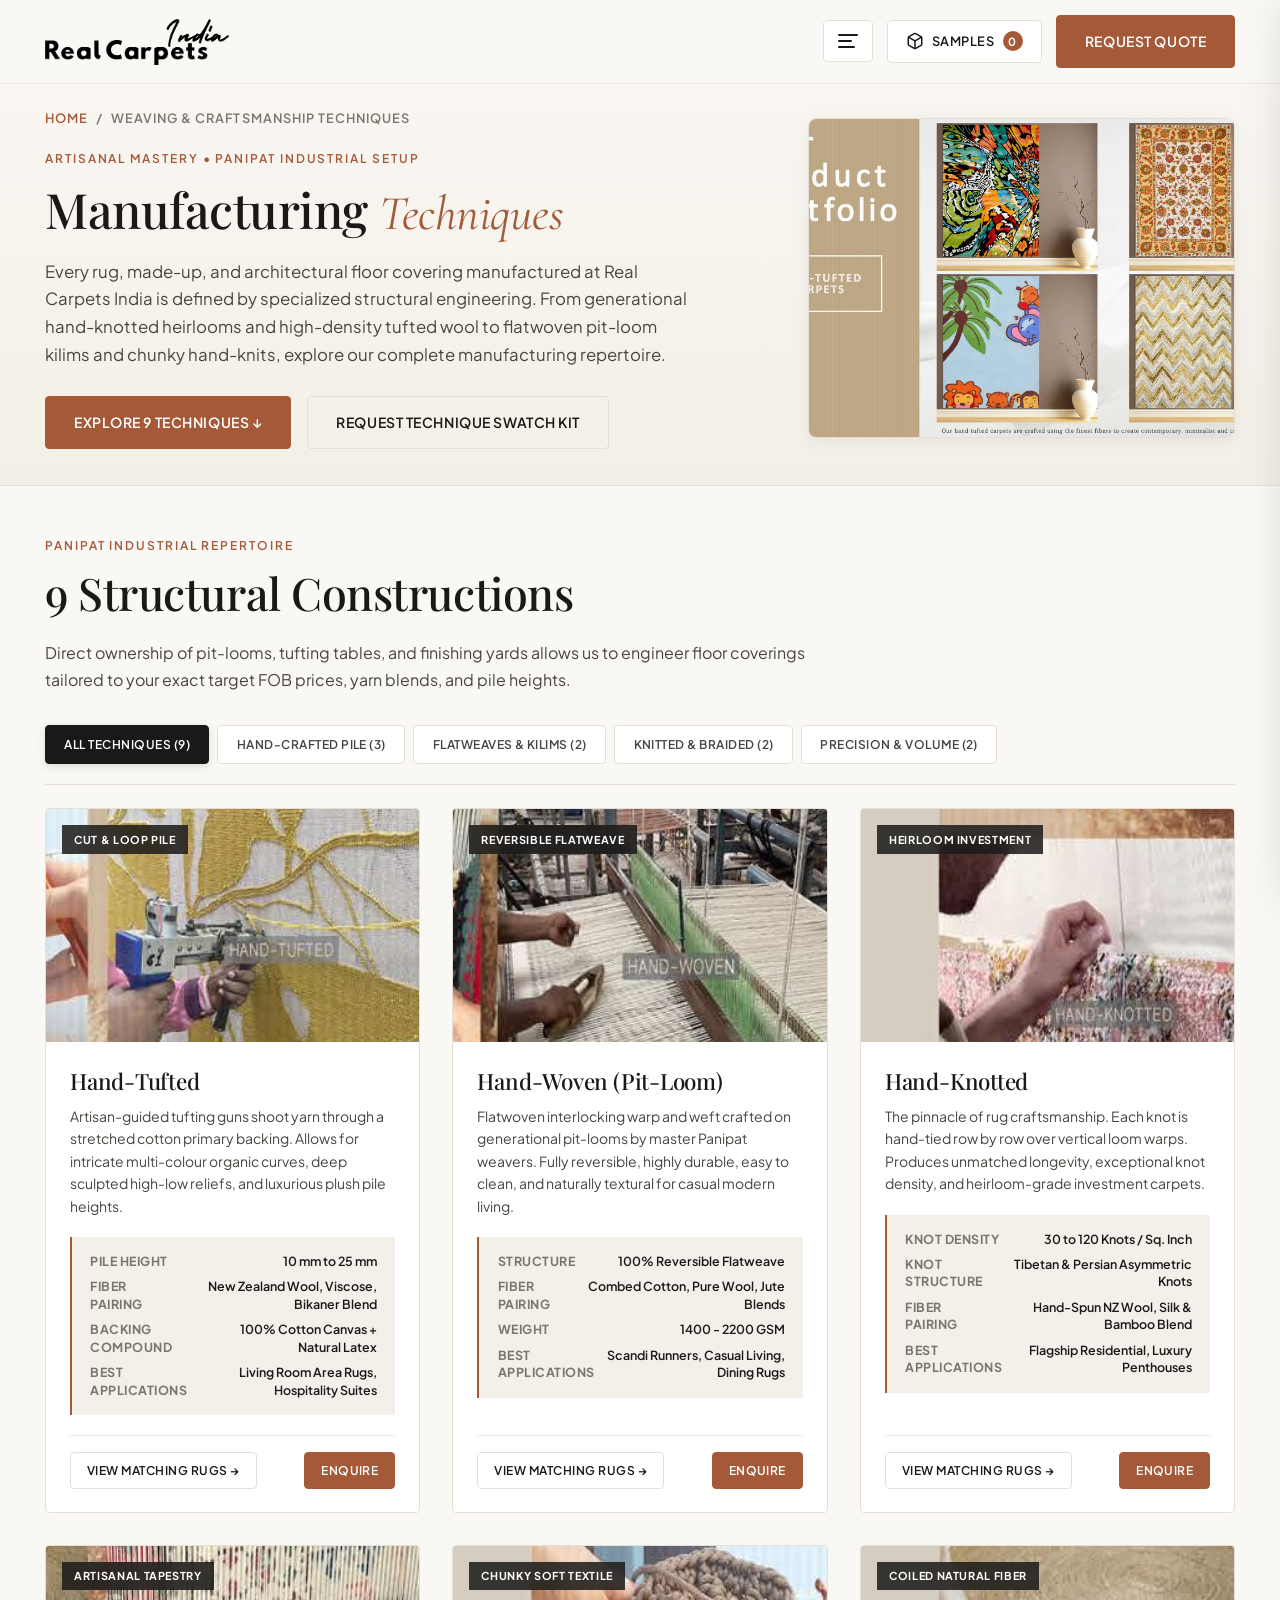
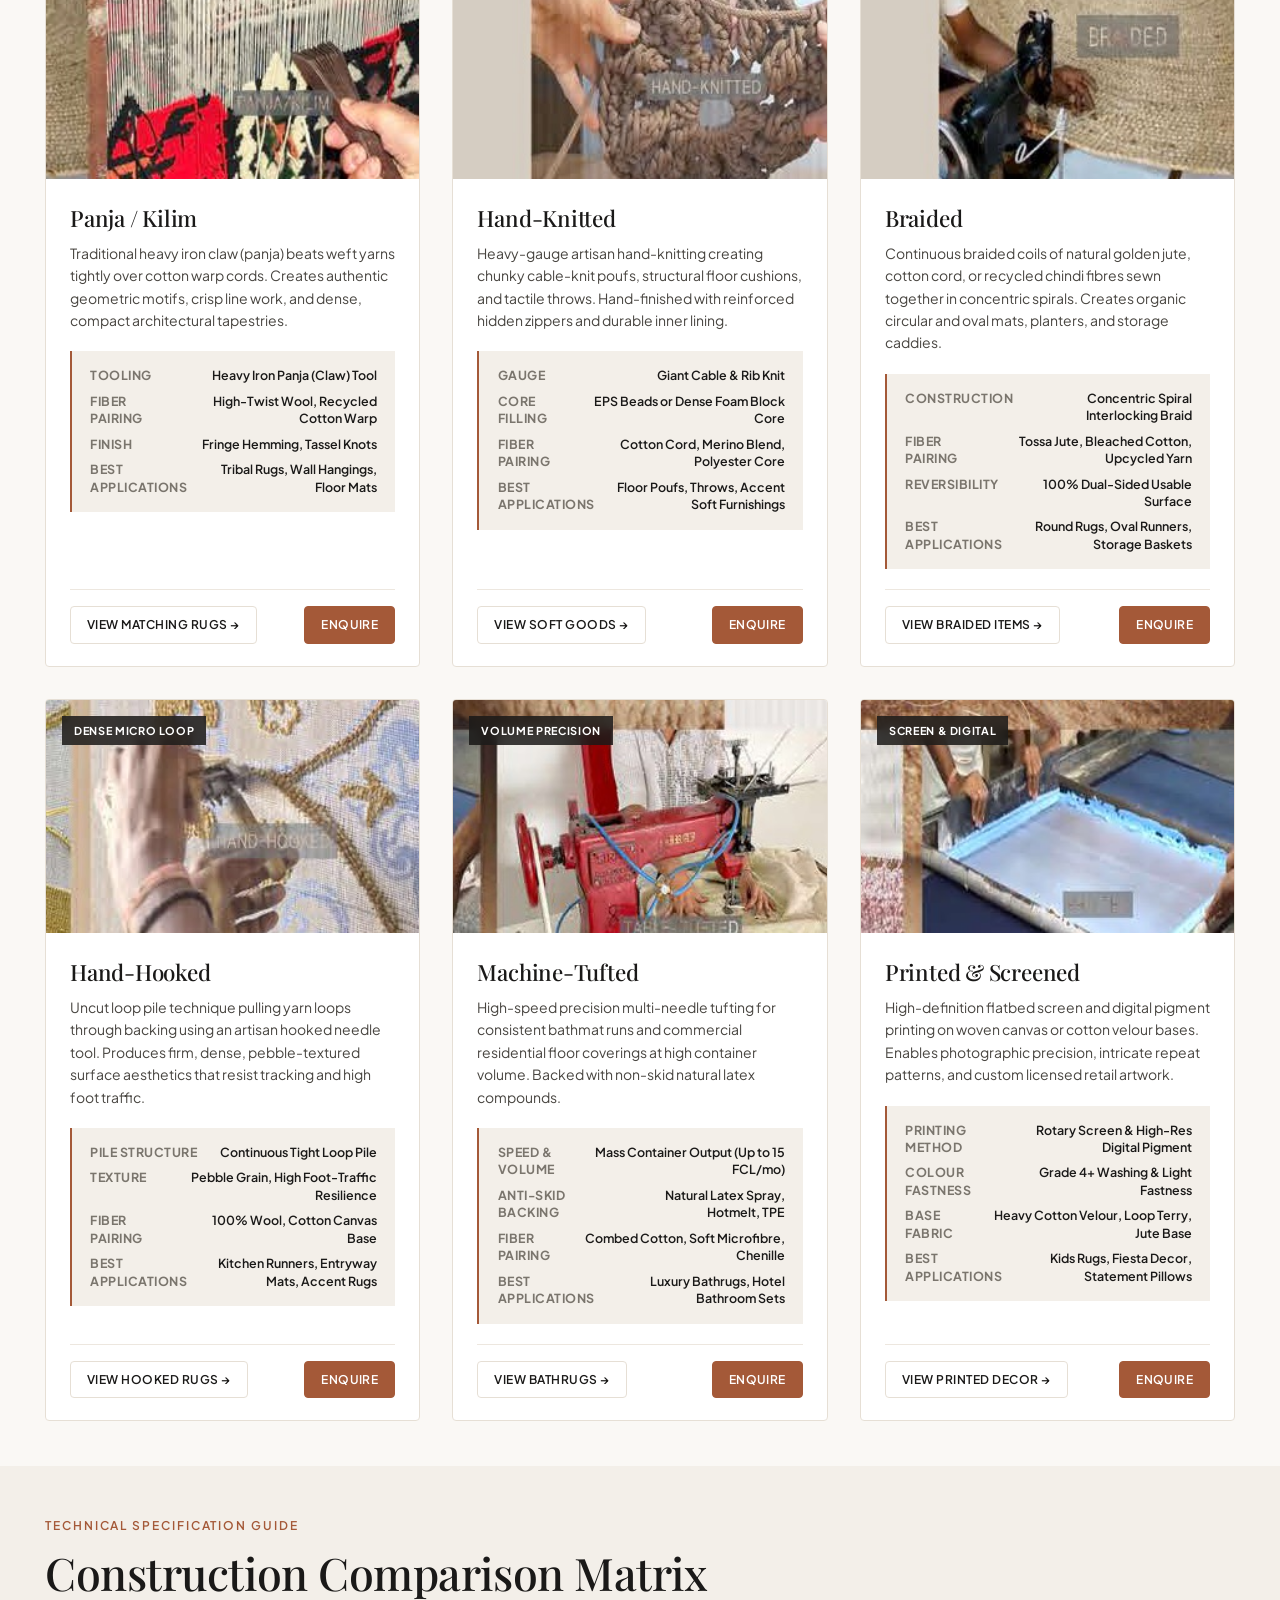
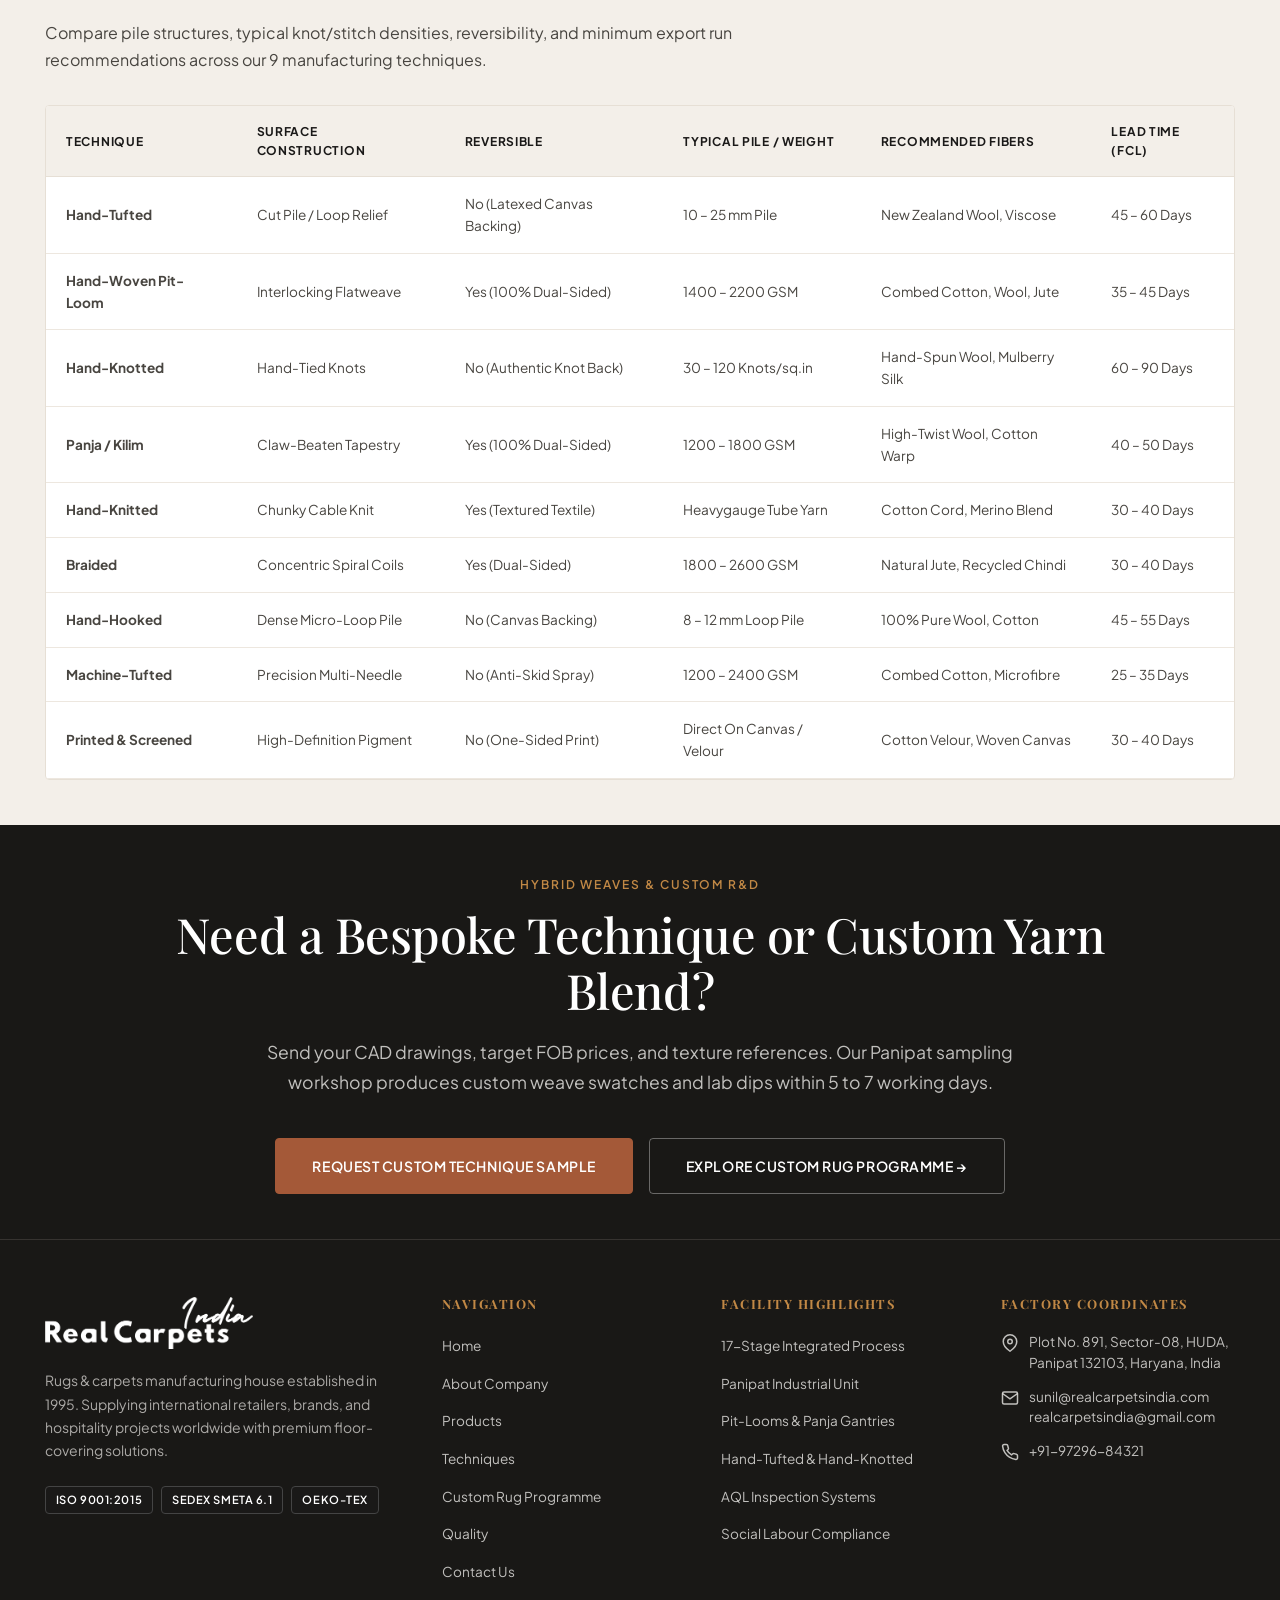
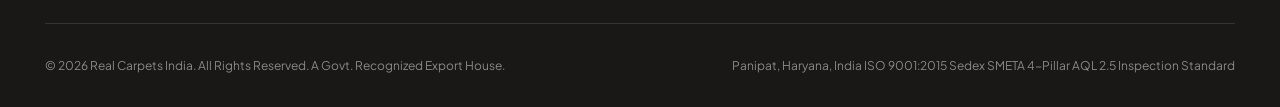
<file: techniques.html>
<!DOCTYPE html>
<html lang="en">
<head>
  <meta charset="UTF-8">
  <meta name="viewport" content="width=device-width, initial-scale=1.0">
  <title>Weaving &amp; Craftsmanship Techniques | Real Carpets India</title>
  <meta name="description" content="Explore Real Carpets India's 9 core craftsmanship weaving techniques: Hand-Tufted, Hand-Woven Pit-Loom, Hand-Knotted, Panja Kilim, Hand-Knitted, Braided, Hand-Hooked, Machine-Tufted, and Precision Printed.">
  <meta name="keywords" content="carpet weaving techniques, hand-tufted rugs Panipat, hand-woven kilims, hand-knotted carpets India, braided jute rugs, panja kilim manufacturer, custom rug constructions">
  
  <link rel="icon" type="image/png" href="assets/images/brand-logo.png">
  <link rel="stylesheet" href="assets/css/main.css">
  <link rel="stylesheet" href="assets/css/components.css">
  <link rel="stylesheet" href="assets/css/animations.css">
  <style>
    /* Dedicated Techniques Page Styles */
    .techniques-filter-bar {
      display: flex;
      gap: 0.5rem;
      flex-wrap: wrap;
      margin-bottom: 1.5rem;
      padding-bottom: 1.25rem;
      border-bottom: 1px solid var(--border-color);
    }
    .tech-filter-btn {
      padding: 0.55rem 1.15rem;
      font-size: 0.75rem;
      font-weight: 600;
      text-transform: uppercase;
      letter-spacing: 0.04em;
      border: 1px solid var(--border-color);
      border-radius: var(--radius-sm);
      background: var(--bg-surface);
      color: var(--text-secondary);
      cursor: pointer;
      transition: all var(--transition-fast);
    }
    .tech-filter-btn:hover {
      border-color: var(--text-primary);
      color: var(--text-primary);
    }
    .tech-filter-btn.active {
      background: var(--text-primary);
      border-color: var(--text-primary);
      color: #FFFFFF;
      box-shadow: 0 2px 8px rgba(0,0,0,0.12);
    }
    .techniques-showcase-grid {
      display: grid;
      grid-template-columns: repeat(auto-fill, minmax(360px, 1fr));
      gap: 2rem;
    }
    .tech-detail-card {
      background: var(--bg-surface);
      border: 1px solid var(--border-color);
      border-radius: var(--radius-sm);
      overflow: hidden;
      display: flex;
      flex-direction: column;
      box-shadow: var(--shadow-sm);
      transition: transform var(--transition-normal), box-shadow var(--transition-normal), border-color var(--transition-normal);
    }
    .tech-detail-card:hover {
      transform: translateY(-4px);
      border-color: var(--accent-terracotta);
      box-shadow: var(--shadow-hover);
    }
    .tech-card-image-wrap {
      width: 100%;
      aspect-ratio: 16 / 10;
      position: relative;
      overflow: hidden;
      background: var(--bg-subtle);
    }
    .tech-card-img {
      width: 100%;
      height: 100%;
      object-fit: cover;
      transition: transform 0.5s ease;
    }
    .tech-detail-card:hover .tech-card-img {
      transform: scale(1.05);
    }
    .tech-card-badge {
      position: absolute;
      top: 1rem;
      left: 1rem;
      background: rgba(26, 25, 24, 0.85);
      backdrop-filter: blur(6px);
      color: #FFFFFF;
      font-size: 0.68rem;
      font-weight: 700;
      text-transform: uppercase;
      letter-spacing: 0.06em;
      padding: 0.35rem 0.75rem;
      border-radius: var(--radius-xs);
    }
    .tech-card-content {
      padding: 1.65rem 1.5rem 1.4rem;
      display: flex;
      flex-direction: column;
      flex: 1;
    }
    .tech-card-title {
      font-family: var(--font-serif);
      font-size: 1.4rem;
      color: var(--text-primary);
      margin-bottom: 0.65rem;
    }
    .tech-card-desc {
      font-size: 0.875rem;
      color: var(--text-secondary);
      line-height: 1.6;
      margin-bottom: 1.25rem;
    }
    .tech-specs-box {
      background: var(--bg-subtle);
      border-radius: var(--radius-xs);
      padding: 1rem 1.15rem;
      margin-bottom: 1.25rem;
      display: flex;
      flex-direction: column;
      gap: 0.5rem;
      border-left: 2px solid var(--accent-terracotta);
    }
    .tech-spec-row {
      display: flex;
      justify-content: space-between;
      font-size: 0.78rem;
      line-height: 1.4;
    }
    .tech-spec-label {
      font-weight: 700;
      text-transform: uppercase;
      letter-spacing: 0.04em;
      color: var(--text-muted);
    }
    .tech-spec-val {
      font-weight: 600;
      color: var(--text-primary);
      text-align: right;
    }
    .tech-card-actions {
      margin-top: auto;
      padding-top: 1rem;
      border-top: 1px solid var(--border-subtle);
      display: flex;
      justify-content: space-between;
      align-items: center;
      gap: 0.75rem;
    }
    /* Matrix Table */
    .techniques-matrix-table-wrap {
      overflow-x: auto;
      background: var(--bg-surface);
      border: 1px solid var(--border-color);
      border-radius: var(--radius-sm);
      margin-top: 2rem;
      box-shadow: var(--shadow-sm);
    }
    .tech-table {
      width: 100%;
      border-collapse: collapse;
      text-align: left;
      font-size: 0.85rem;
      min-width: 800px;
    }
    .tech-table th {
      background: var(--bg-subtle);
      padding: 1rem 1.25rem;
      font-weight: 700;
      font-size: 0.75rem;
      text-transform: uppercase;
      letter-spacing: 0.06em;
      color: var(--text-primary);
      border-bottom: 1px solid var(--border-color);
    }
    .tech-table td {
      padding: 1rem 1.25rem;
      border-bottom: 1px solid var(--border-subtle);
      color: var(--text-secondary);
      vertical-align: middle;
    }
    .tech-table tr:hover td {
      background: #FDFBF7;
    }
    @media (max-width: 640px) {
      .techniques-showcase-grid {
        grid-template-columns: 1fr;
      }
    }
  </style>
</head>
<body>

  <!-- ==========================================================================
       Site Header
       ========================================================================== -->
  <header class="site-header" id="main-header">
    <div class="container header-inner">
      <!-- Brand Logo -->
      <a href="index.html" class="brand-logo" aria-label="Real Carpets India Home">
        <img src="assets/images/brand-logo.png" alt="Real Carpets India - Manufacturer &amp; Exporter" class="brand-logo-img">
      </a>

      <!-- Desktop Navigation Menu -->
      <nav class="nav-desktop" aria-label="Main Navigation">
        <a href="index.html" class="nav-link">Home</a>
        <a href="about.html" class="nav-link">About</a>
        <a href="products.html" class="nav-link">Products</a>
        <a href="techniques.html" class="nav-link active">Techniques</a>
        <a href="custom-programme.html" class="nav-link">Custom Rugs</a>
        <a href="quality.html" class="nav-link">Quality</a>
        <a href="contact.html" class="nav-link">Contact Us</a>
      </nav>

      <!-- Action Group -->
      <div class="header-actions">
        <!-- Dynamic Categories Menu Trigger (3 Dynamic Lines) -->
        <button class="categories-menu-trigger" id="categories-menu-trigger" aria-label="Explore Categories &amp; Navigation" aria-expanded="false" aria-controls="categories-sidebar">
          <div class="dynamic-lines" aria-hidden="true">
            <span class="d-line line-top"></span>
            <span class="d-line line-mid"></span>
            <span class="d-line line-bot"></span>
          </div>
        </button>

        <!-- Sample Box Drawer Trigger -->
        <button class="sample-drawer-trigger" id="header-sample-trigger" aria-label="Open Sample Swatch Box">
          <svg width="18" height="18" viewBox="0 0 24 24" fill="none" stroke="currentColor" stroke-width="2">
            <path d="M21 16V8a2 2 0 0 0-1-1.73l-7-4a2 2 0 0 0-2 0l-7 4A2 2 0 0 0 3 8v8a2 2 0 0 0 1 1.73l7 4a2 2 0 0 0 2 0l7-4A2 2 0 0 0 21 16z"/>
            <polyline points="3.27 6.96 12 12.01 20.73 6.96"/>
            <line x1="12" y1="22.08" x2="12" y2="12"/>
          </svg>
          <span>Samples</span>
          <span class="sample-count-badge" id="sample-count-badge" aria-label="0 items in swatch box">0</span>
        </button>

        <!-- Primary B2B Action Button -->
        <button class="btn btn-terracotta" data-action="open-quote">
          Request Quote
        </button>
      </div>
    </div>
  </header>

  <!-- Categories Dynamic Sidebar & Overlay -->
  <div class="categories-sidebar-overlay" id="categories-sidebar-overlay"></div>
  <aside class="categories-sidebar" id="categories-sidebar" aria-label="Product Categories &amp; Navigation">
    <div class="categories-sidebar-header">
      <div class="categories-sidebar-brand">
        <img src="assets/images/brand-logo.png" alt="Real Carpets India" class="categories-sidebar-logo">
      </div>
      <button class="close-categories-btn" id="close-categories-sidebar" aria-label="Close Categories Menu">&times;</button>
    </div>

    <div class="categories-sidebar-body">
      <div class="categories-section">
        <div class="categories-section-head">
          <span class="categories-section-title">Company &amp; Facility</span>
        </div>
        <ul class="categories-list">
          <li>
            <a href="index.html" class="sidebar-nav-link">
              <span>Home</span>
              <svg width="14" height="14" viewBox="0 0 24 24" fill="none" stroke="currentColor" stroke-width="2"><polyline points="9 18 15 12 9 6"/></svg>
            </a>
          </li>
          <li>
            <a href="about.html" class="sidebar-nav-link">
              <span>About</span>
              <svg width="14" height="14" viewBox="0 0 24 24" fill="none" stroke="currentColor" stroke-width="2"><polyline points="9 18 15 12 9 6"/></svg>
            </a>
          </li>
          <li>
            <a href="products.html" class="sidebar-nav-link">
              <span>Products</span>
              <svg width="14" height="14" viewBox="0 0 24 24" fill="none" stroke="currentColor" stroke-width="2"><polyline points="9 18 15 12 9 6"/></svg>
            </a>
          </li>
          <li>
            <a href="techniques.html" class="sidebar-nav-link active">
              <span>Techniques</span>
              <svg width="14" height="14" viewBox="0 0 24 24" fill="none" stroke="currentColor" stroke-width="2"><polyline points="9 18 15 12 9 6"/></svg>
            </a>
          </li>
          <li>
            <a href="custom-programme.html" class="sidebar-nav-link">
              <span>Custom Rug Programme</span>
              <svg width="14" height="14" viewBox="0 0 24 24" fill="none" stroke="currentColor" stroke-width="2"><polyline points="9 18 15 12 9 6"/></svg>
            </a>
          </li>
          <li>
            <a href="quality.html" class="sidebar-nav-link">
              <span>Quality</span>
              <svg width="14" height="14" viewBox="0 0 24 24" fill="none" stroke="currentColor" stroke-width="2"><polyline points="9 18 15 12 9 6"/></svg>
            </a>
          </li>
          <li>
            <a href="contact.html" class="sidebar-nav-link">
              <span>Contact Us</span>
              <svg width="14" height="14" viewBox="0 0 24 24" fill="none" stroke="currentColor" stroke-width="2"><polyline points="9 18 15 12 9 6"/></svg>
            </a>
          </li>
        </ul>
      </div>
    </div>

    <!-- Sidebar Footer -->
    <div class="categories-sidebar-footer">
      <div style="font-size: 0.75rem; color: var(--text-muted); text-align: center; line-height: 1.4; letter-spacing: 0.08em; text-transform: uppercase;">
        A GOVT. RECOGNIZED EXPORT HOUSE
      </div>
    </div>
  </aside>

  <!-- ==========================================================================
       Subpage Editorial Hero Banner
       ========================================================================== -->
  <section class="subpage-hero">
    <div class="container subpage-hero-inner">
      <div class="reveal-on-scroll">
        <nav class="subpage-breadcrumb" aria-label="Breadcrumb">
          <a href="index.html">Home</a>
          <span>/</span>
          <span>Weaving &amp; Craftsmanship Techniques</span>
        </nav>
        <span class="eyebrow">Artisanal Mastery • Panipat Industrial Setup</span>
        <h1 class="subpage-title">
          Manufacturing <em>Techniques</em>
        </h1>
        <p class="subpage-desc">
          Every rug, made-up, and architectural floor covering manufactured at Real Carpets India is defined by specialized structural engineering. From generational hand-knotted heirlooms and high-density tufted wool to flatwoven pit-loom kilims and chunky hand-knits, explore our complete manufacturing repertoire.
        </p>
        <div style="display: flex; gap: 1rem; flex-wrap: wrap;">
          <a href="#techniques-grid" class="btn btn-terracotta">
            Explore 9 Techniques &darr;
          </a>
          <button class="btn btn-outline" data-action="open-quote">
            Request Technique Swatch Kit
          </button>
        </div>
      </div>

      <div class="subpage-hero-visual reveal-on-scroll delay-1">
        <img src="assets/images/pages/page_16_hand_tufted.jpg" alt="Master Artisan Craftsmanship at Real Carpets India">
      </div>
    </div>
  </section>

  <!-- ==========================================================================
       9 Core Techniques Showcase Grid
       ========================================================================== -->
  <section class="section" id="techniques-grid">
    <div class="container">
      <div style="display: flex; justify-content: space-between; align-items: flex-end; flex-wrap: wrap; gap: 1.5rem; margin-bottom: 2rem;" class="reveal-on-scroll">
        <div>
          <span class="eyebrow">Panipat Industrial Repertoire</span>
          <h2 class="section-title">9 Structural Constructions</h2>
          <p class="section-desc">
            Direct ownership of pit-looms, tufting tables, and finishing yards allows us to engineer floor coverings tailored to your exact target FOB prices, yarn blends, and pile heights.
          </p>
        </div>
      </div>

      <!-- Filter Controls -->
      <div class="techniques-filter-bar reveal-on-scroll" id="tech-filters">
        <button class="tech-filter-btn active" data-filter="all">All Techniques (9)</button>
        <button class="tech-filter-btn" data-filter="pile">Hand-Crafted Pile (3)</button>
        <button class="tech-filter-btn" data-filter="flatweave">Flatweaves &amp; Kilims (2)</button>
        <button class="tech-filter-btn" data-filter="textile">Knitted &amp; Braided (2)</button>
        <button class="tech-filter-btn" data-filter="precision">Precision &amp; Volume (2)</button>
      </div>

      <!-- Techniques Cards Grid -->
      <div class="techniques-showcase-grid reveal-on-scroll" id="techniques-list">

        <!-- 1. Hand-Tufted -->
        <div class="tech-detail-card" data-category="pile">
          <div class="tech-card-image-wrap">
            <img src="assets/images/crafts/craft_hand_tufted.jpg" alt="Hand-Tufted Craftsmanship - Real Carpets India" class="tech-card-img" loading="lazy">
            <span class="tech-card-badge">Cut &amp; Loop Pile</span>
          </div>
          <div class="tech-card-content">
            <h3 class="tech-card-title">Hand-Tufted</h3>
            <p class="tech-card-desc">
              Artisan-guided tufting guns shoot yarn through a stretched cotton primary backing. Allows for intricate multi-colour organic curves, deep sculpted high-low reliefs, and luxurious plush pile heights.
            </p>
            <div class="tech-specs-box">
              <div class="tech-spec-row">
                <span class="tech-spec-label">Pile Height</span>
                <span class="tech-spec-val">10 mm to 25 mm</span>
              </div>
              <div class="tech-spec-row">
                <span class="tech-spec-label">Fiber Pairing</span>
                <span class="tech-spec-val">New Zealand Wool, Viscose, Bikaner Blend</span>
              </div>
              <div class="tech-spec-row">
                <span class="tech-spec-label">Backing Compound</span>
                <span class="tech-spec-val">100% Cotton Canvas + Natural Latex</span>
              </div>
              <div class="tech-spec-row">
                <span class="tech-spec-label">Best Applications</span>
                <span class="tech-spec-val">Living Room Area Rugs, Hospitality Suites</span>
              </div>
            </div>
            <div class="tech-card-actions">
              <a href="products.html" class="btn btn-outline btn-sm">View Matching Rugs &rarr;</a>
              <button class="btn btn-terracotta btn-sm" data-action="open-quote">Enquire</button>
            </div>
          </div>
        </div>

        <!-- 2. Hand-Woven / Pit-Loom -->
        <div class="tech-detail-card" data-category="flatweave">
          <div class="tech-card-image-wrap">
            <img src="assets/images/crafts/craft_hand_woven.jpg" alt="Hand-Woven Pit-Loom Weaving - Real Carpets India" class="tech-card-img" loading="lazy">
            <span class="tech-card-badge">Reversible Flatweave</span>
          </div>
          <div class="tech-card-content">
            <h3 class="tech-card-title">Hand-Woven (Pit-Loom)</h3>
            <p class="tech-card-desc">
              Flatwoven interlocking warp and weft crafted on generational pit-looms by master Panipat weavers. Fully reversible, highly durable, easy to clean, and naturally textural for casual modern living.
            </p>
            <div class="tech-specs-box">
              <div class="tech-spec-row">
                <span class="tech-spec-label">Structure</span>
                <span class="tech-spec-val">100% Reversible Flatweave</span>
              </div>
              <div class="tech-spec-row">
                <span class="tech-spec-label">Fiber Pairing</span>
                <span class="tech-spec-val">Combed Cotton, Pure Wool, Jute Blends</span>
              </div>
              <div class="tech-spec-row">
                <span class="tech-spec-label">Weight</span>
                <span class="tech-spec-val">1400 - 2200 GSM</span>
              </div>
              <div class="tech-spec-row">
                <span class="tech-spec-label">Best Applications</span>
                <span class="tech-spec-val">Scandi Runners, Casual Living, Dining Rugs</span>
              </div>
            </div>
            <div class="tech-card-actions">
              <a href="products.html" class="btn btn-outline btn-sm">View Matching Rugs &rarr;</a>
              <button class="btn btn-terracotta btn-sm" data-action="open-quote">Enquire</button>
            </div>
          </div>
        </div>

        <!-- 3. Hand-Knotted -->
        <div class="tech-detail-card" data-category="pile">
          <div class="tech-card-image-wrap">
            <img src="assets/images/crafts/craft_hand_knotted.jpg" alt="Hand-Knotted Carpet Craftsmanship - Real Carpets India" class="tech-card-img" loading="lazy">
            <span class="tech-card-badge">Heirloom Investment</span>
          </div>
          <div class="tech-card-content">
            <h3 class="tech-card-title">Hand-Knotted</h3>
            <p class="tech-card-desc">
              The pinnacle of rug craftsmanship. Each knot is hand-tied row by row over vertical loom warps. Produces unmatched longevity, exceptional knot density, and heirloom-grade investment carpets.
            </p>
            <div class="tech-specs-box">
              <div class="tech-spec-row">
                <span class="tech-spec-label">Knot Density</span>
                <span class="tech-spec-val">30 to 120 Knots / Sq. Inch</span>
              </div>
              <div class="tech-spec-row">
                <span class="tech-spec-label">Knot Structure</span>
                <span class="tech-spec-val">Tibetan &amp; Persian Asymmetric Knots</span>
              </div>
              <div class="tech-spec-row">
                <span class="tech-spec-label">Fiber Pairing</span>
                <span class="tech-spec-val">Hand-Spun NZ Wool, Silk &amp; Bamboo Blend</span>
              </div>
              <div class="tech-spec-row">
                <span class="tech-spec-label">Best Applications</span>
                <span class="tech-spec-val">Flagship Residential, Luxury Penthouses</span>
              </div>
            </div>
            <div class="tech-card-actions">
              <a href="products.html" class="btn btn-outline btn-sm">View Matching Rugs &rarr;</a>
              <button class="btn btn-terracotta btn-sm" data-action="open-quote">Enquire</button>
            </div>
          </div>
        </div>

        <!-- 4. Panja / Kilim -->
        <div class="tech-detail-card" data-category="flatweave">
          <div class="tech-card-image-wrap">
            <img src="assets/images/crafts/craft_panja_kilim.jpg" alt="Panja Kilim Tapestry Weaving - Real Carpets India" class="tech-card-img" loading="lazy">
            <span class="tech-card-badge">Artisanal Tapestry</span>
          </div>
          <div class="tech-card-content">
            <h3 class="tech-card-title">Panja / Kilim</h3>
            <p class="tech-card-desc">
              Traditional heavy iron claw (panja) beats weft yarns tightly over cotton warp cords. Creates authentic geometric motifs, crisp line work, and dense, compact architectural tapestries.
            </p>
            <div class="tech-specs-box">
              <div class="tech-spec-row">
                <span class="tech-spec-label">Tooling</span>
                <span class="tech-spec-val">Heavy Iron Panja (Claw) Tool</span>
              </div>
              <div class="tech-spec-row">
                <span class="tech-spec-label">Fiber Pairing</span>
                <span class="tech-spec-val">High-Twist Wool, Recycled Cotton Warp</span>
              </div>
              <div class="tech-spec-row">
                <span class="tech-spec-label">Finish</span>
                <span class="tech-spec-val">Fringe Hemming, Tassel Knots</span>
              </div>
              <div class="tech-spec-row">
                <span class="tech-spec-label">Best Applications</span>
                <span class="tech-spec-val">Tribal Rugs, Wall Hangings, Floor Mats</span>
              </div>
            </div>
            <div class="tech-card-actions">
              <a href="products.html" class="btn btn-outline btn-sm">View Matching Rugs &rarr;</a>
              <button class="btn btn-terracotta btn-sm" data-action="open-quote">Enquire</button>
            </div>
          </div>
        </div>

        <!-- 5. Hand-Knitted -->
        <div class="tech-detail-card" data-category="textile">
          <div class="tech-card-image-wrap">
            <img src="assets/images/crafts/craft_hand_knitted.jpg" alt="Hand-Knitted Chunky Textiles - Real Carpets India" class="tech-card-img" loading="lazy">
            <span class="tech-card-badge">Chunky Soft Textile</span>
          </div>
          <div class="tech-card-content">
            <h3 class="tech-card-title">Hand-Knitted</h3>
            <p class="tech-card-desc">
              Heavy-gauge artisan hand-knitting creating chunky cable-knit poufs, structural floor cushions, and tactile throws. Hand-finished with reinforced hidden zippers and durable inner lining.
            </p>
            <div class="tech-specs-box">
              <div class="tech-spec-row">
                <span class="tech-spec-label">Gauge</span>
                <span class="tech-spec-val">Giant Cable &amp; Rib Knit</span>
              </div>
              <div class="tech-spec-row">
                <span class="tech-spec-label">Core Filling</span>
                <span class="tech-spec-val">EPS Beads or Dense Foam Block Core</span>
              </div>
              <div class="tech-spec-row">
                <span class="tech-spec-label">Fiber Pairing</span>
                <span class="tech-spec-val">Cotton Cord, Merino Blend, Polyester Core</span>
              </div>
              <div class="tech-spec-row">
                <span class="tech-spec-label">Best Applications</span>
                <span class="tech-spec-val">Floor Poufs, Throws, Accent Soft Furnishings</span>
              </div>
            </div>
            <div class="tech-card-actions">
              <a href="products.html" class="btn btn-outline btn-sm">View Soft Goods &rarr;</a>
              <button class="btn btn-terracotta btn-sm" data-action="open-quote">Enquire</button>
            </div>
          </div>
        </div>

        <!-- 6. Braided -->
        <div class="tech-detail-card" data-category="textile">
          <div class="tech-card-image-wrap">
            <img src="assets/images/crafts/craft_braided.jpg" alt="Natural Fiber Braided Mats - Real Carpets India" class="tech-card-img" loading="lazy">
            <span class="tech-card-badge">Coiled Natural Fiber</span>
          </div>
          <div class="tech-card-content">
            <h3 class="tech-card-title">Braided</h3>
            <p class="tech-card-desc">
              Continuous braided coils of natural golden jute, cotton cord, or recycled chindi fibres sewn together in concentric spirals. Creates organic circular and oval mats, planters, and storage caddies.
            </p>
            <div class="tech-specs-box">
              <div class="tech-spec-row">
                <span class="tech-spec-label">Construction</span>
                <span class="tech-spec-val">Concentric Spiral Interlocking Braid</span>
              </div>
              <div class="tech-spec-row">
                <span class="tech-spec-label">Fiber Pairing</span>
                <span class="tech-spec-val">Tossa Jute, Bleached Cotton, Upcycled Yarn</span>
              </div>
              <div class="tech-spec-row">
                <span class="tech-spec-label">Reversibility</span>
                <span class="tech-spec-val">100% Dual-Sided Usable Surface</span>
              </div>
              <div class="tech-spec-row">
                <span class="tech-spec-label">Best Applications</span>
                <span class="tech-spec-val">Round Rugs, Oval Runners, Storage Baskets</span>
              </div>
            </div>
            <div class="tech-card-actions">
              <a href="products.html" class="btn btn-outline btn-sm">View Braided Items &rarr;</a>
              <button class="btn btn-terracotta btn-sm" data-action="open-quote">Enquire</button>
            </div>
          </div>
        </div>

        <!-- 7. Hand-Hooked -->
        <div class="tech-detail-card" data-category="pile">
          <div class="tech-card-image-wrap">
            <img src="assets/images/crafts/craft_hand_hooked.jpg" alt="Hand-Hooked Loop Pile - Real Carpets India" class="tech-card-img" loading="lazy">
            <span class="tech-card-badge">Dense Micro Loop</span>
          </div>
          <div class="tech-card-content">
            <h3 class="tech-card-title">Hand-Hooked</h3>
            <p class="tech-card-desc">
              Uncut loop pile technique pulling yarn loops through backing using an artisan hooked needle tool. Produces firm, dense, pebble-textured surface aesthetics that resist tracking and high foot traffic.
            </p>
            <div class="tech-specs-box">
              <div class="tech-spec-row">
                <span class="tech-spec-label">Pile Structure</span>
                <span class="tech-spec-val">Continuous Tight Loop Pile</span>
              </div>
              <div class="tech-spec-row">
                <span class="tech-spec-label">Texture</span>
                <span class="tech-spec-val">Pebble Grain, High Foot-Traffic Resilience</span>
              </div>
              <div class="tech-spec-row">
                <span class="tech-spec-label">Fiber Pairing</span>
                <span class="tech-spec-val">100% Wool, Cotton Canvas Base</span>
              </div>
              <div class="tech-spec-row">
                <span class="tech-spec-label">Best Applications</span>
                <span class="tech-spec-val">Kitchen Runners, Entryway Mats, Accent Rugs</span>
              </div>
            </div>
            <div class="tech-card-actions">
              <a href="products.html" class="btn btn-outline btn-sm">View Hooked Rugs &rarr;</a>
              <button class="btn btn-terracotta btn-sm" data-action="open-quote">Enquire</button>
            </div>
          </div>
        </div>

        <!-- 8. Machine-Tufted -->
        <div class="tech-detail-card" data-category="precision">
          <div class="tech-card-image-wrap">
            <img src="assets/images/crafts/craft_table_tufted.jpg" alt="Machine-Tufted High-Volume Production - Real Carpets India" class="tech-card-img" loading="lazy">
            <span class="tech-card-badge">Volume Precision</span>
          </div>
          <div class="tech-card-content">
            <h3 class="tech-card-title">Machine-Tufted</h3>
            <p class="tech-card-desc">
              High-speed precision multi-needle tufting for consistent bathmat runs and commercial residential floor coverings at high container volume. Backed with non-skid natural latex compounds.
            </p>
            <div class="tech-specs-box">
              <div class="tech-spec-row">
                <span class="tech-spec-label">Speed &amp; Volume</span>
                <span class="tech-spec-val">Mass Container Output (Up to 15 FCL/mo)</span>
              </div>
              <div class="tech-spec-row">
                <span class="tech-spec-label">Anti-Skid Backing</span>
                <span class="tech-spec-val">Natural Latex Spray, Hotmelt, TPE</span>
              </div>
              <div class="tech-spec-row">
                <span class="tech-spec-label">Fiber Pairing</span>
                <span class="tech-spec-val">Combed Cotton, Soft Microfibre, Chenille</span>
              </div>
              <div class="tech-spec-row">
                <span class="tech-spec-label">Best Applications</span>
                <span class="tech-spec-val">Luxury Bathrugs, Hotel Bathroom Sets</span>
              </div>
            </div>
            <div class="tech-card-actions">
              <a href="products.html" class="btn btn-outline btn-sm">View Bathrugs &rarr;</a>
              <button class="btn btn-terracotta btn-sm" data-action="open-quote">Enquire</button>
            </div>
          </div>
        </div>

        <!-- 9. Printed -->
        <div class="tech-detail-card" data-category="precision">
          <div class="tech-card-image-wrap">
            <img src="assets/images/crafts/craft_printed.jpg" alt="Precision Screen &amp; Digital Printing - Real Carpets India" class="tech-card-img" loading="lazy">
            <span class="tech-card-badge">Screen &amp; Digital</span>
          </div>
          <div class="tech-card-content">
            <h3 class="tech-card-title">Printed &amp; Screened</h3>
            <p class="tech-card-desc">
              High-definition flatbed screen and digital pigment printing on woven canvas or cotton velour bases. Enables photographic precision, intricate repeat patterns, and custom licensed retail artwork.
            </p>
            <div class="tech-specs-box">
              <div class="tech-spec-row">
                <span class="tech-spec-label">Printing Method</span>
                <span class="tech-spec-val">Rotary Screen &amp; High-Res Digital Pigment</span>
              </div>
              <div class="tech-spec-row">
                <span class="tech-spec-label">Colour Fastness</span>
                <span class="tech-spec-val">Grade 4+ Washing &amp; Light Fastness</span>
              </div>
              <div class="tech-spec-row">
                <span class="tech-spec-label">Base Fabric</span>
                <span class="tech-spec-val">Heavy Cotton Velour, Loop Terry, Jute Base</span>
              </div>
              <div class="tech-spec-row">
                <span class="tech-spec-label">Best Applications</span>
                <span class="tech-spec-val">Kids Rugs, Fiesta Decor, Statement Pillows</span>
              </div>
            </div>
            <div class="tech-card-actions">
              <a href="products.html" class="btn btn-outline btn-sm">View Printed Decor &rarr;</a>
              <button class="btn btn-terracotta btn-sm" data-action="open-quote">Enquire</button>
            </div>
          </div>
        </div>

      </div>
    </div>
  </section>

  <!-- ==========================================================================
       Techniques Comparison Matrix Table
       ========================================================================== -->
  <section class="section section-subtle">
    <div class="container">
      <div style="max-width: 720px; margin-bottom: 2rem;" class="reveal-on-scroll">
        <span class="eyebrow">Technical Specification Guide</span>
        <h2 class="section-title">Construction Comparison Matrix</h2>
        <p class="section-desc">
          Compare pile structures, typical knot/stitch densities, reversibility, and minimum export run recommendations across our 9 manufacturing techniques.
        </p>
      </div>

      <div class="techniques-matrix-table-wrap reveal-on-scroll">
        <table class="tech-table">
          <thead>
            <tr>
              <th>Technique</th>
              <th>Surface Construction</th>
              <th>Reversible</th>
              <th>Typical Pile / Weight</th>
              <th>Recommended Fibers</th>
              <th>Lead Time (FCL)</th>
            </tr>
          </thead>
          <tbody>
            <tr>
              <td><strong>Hand-Tufted</strong></td>
              <td>Cut Pile / Loop Relief</td>
              <td>No (Latexed Canvas Backing)</td>
              <td>10 – 25 mm Pile</td>
              <td>New Zealand Wool, Viscose</td>
              <td>45 – 60 Days</td>
            </tr>
            <tr>
              <td><strong>Hand-Woven Pit-Loom</strong></td>
              <td>Interlocking Flatweave</td>
              <td>Yes (100% Dual-Sided)</td>
              <td>1400 – 2200 GSM</td>
              <td>Combed Cotton, Wool, Jute</td>
              <td>35 – 45 Days</td>
            </tr>
            <tr>
              <td><strong>Hand-Knotted</strong></td>
              <td>Hand-Tied Knots</td>
              <td>No (Authentic Knot Back)</td>
              <td>30 – 120 Knots/sq.in</td>
              <td>Hand-Spun Wool, Mulberry Silk</td>
              <td>60 – 90 Days</td>
            </tr>
            <tr>
              <td><strong>Panja / Kilim</strong></td>
              <td>Claw-Beaten Tapestry</td>
              <td>Yes (100% Dual-Sided)</td>
              <td>1200 – 1800 GSM</td>
              <td>High-Twist Wool, Cotton Warp</td>
              <td>40 – 50 Days</td>
            </tr>
            <tr>
              <td><strong>Hand-Knitted</strong></td>
              <td>Chunky Cable Knit</td>
              <td>Yes (Textured Textile)</td>
              <td>Heavygauge Tube Yarn</td>
              <td>Cotton Cord, Merino Blend</td>
              <td>30 – 40 Days</td>
            </tr>
            <tr>
              <td><strong>Braided</strong></td>
              <td>Concentric Spiral Coils</td>
              <td>Yes (Dual-Sided)</td>
              <td>1800 – 2600 GSM</td>
              <td>Natural Jute, Recycled Chindi</td>
              <td>30 – 40 Days</td>
            </tr>
            <tr>
              <td><strong>Hand-Hooked</strong></td>
              <td>Dense Micro-Loop Pile</td>
              <td>No (Canvas Backing)</td>
              <td>8 – 12 mm Loop Pile</td>
              <td>100% Pure Wool, Cotton</td>
              <td>45 – 55 Days</td>
            </tr>
            <tr>
              <td><strong>Machine-Tufted</strong></td>
              <td>Precision Multi-Needle</td>
              <td>No (Anti-Skid Spray)</td>
              <td>1200 – 2400 GSM</td>
              <td>Combed Cotton, Microfibre</td>
              <td>25 – 35 Days</td>
            </tr>
            <tr>
              <td><strong>Printed &amp; Screened</strong></td>
              <td>High-Definition Pigment</td>
              <td>No (One-Sided Print)</td>
              <td>Direct On Canvas / Velour</td>
              <td>Cotton Velour, Woven Canvas</td>
              <td>30 – 40 Days</td>
            </tr>
          </tbody>
        </table>
      </div>
    </div>
  </section>

  <!-- ==========================================================================
       Custom Sampling CTA Banner
       ========================================================================== -->
  <section class="section section-dark" style="text-align: center; position: relative;">
    <div class="container container-narrow reveal-on-scroll">
      <span class="eyebrow">Hybrid Weaves &amp; Custom R&amp;D</span>
      <h2 class="section-title" style="color: #FFFFFF; font-size: clamp(2.25rem, 3.8vw, 3.5rem);">
        Need a Bespoke Technique or Custom Yarn Blend?
      </h2>
      <p class="section-desc" style="color: rgba(250, 248, 245, 0.75); margin: 0 auto 2.5rem; font-size: 1.1rem;">
        Send your CAD drawings, target FOB prices, and texture references. Our Panipat sampling workshop produces custom weave swatches and lab dips within 5 to 7 working days.
      </p>
      <div style="display: flex; gap: 1rem; justify-content: center; flex-wrap: wrap;">
        <button class="btn btn-terracotta" data-action="open-quote" style="padding: 1rem 2.25rem;">
          Request Custom Technique Sample
        </button>
        <a href="custom-programme.html" class="btn btn-outline-white" style="padding: 1rem 2.25rem;">
          Explore Custom Rug Programme &rarr;
        </a>
      </div>
    </div>
  </section>

  <!-- ==========================================================================
       Footer
       ========================================================================== -->
  <footer class="site-footer" id="contact">
    <div class="container">
      <div class="footer-top-grid">
        <div class="footer-brand">
          <a href="index.html" class="brand-logo footer-logo" aria-label="Real Carpets India Home">
            <img src="assets/images/brand-logo-white.png" alt="Real Carpets India" class="brand-logo-img footer-logo-img">
          </a>
          <p>
            Rugs &amp; carpets manufacturing house established in 1995. Supplying international retailers, brands, and hospitality projects worldwide with premium floor-covering solutions.
          </p>
          <div style="display: flex; gap: 0.5rem; flex-wrap: wrap;">
            <span class="badge badge-dark" style="border-color: #444;">ISO 9001:2015</span>
            <span class="badge badge-dark" style="border-color: #444;">Sedex SMETA 6.1</span>
            <span class="badge badge-dark" style="border-color: #444;">OEKO-TEX</span>
          </div>
        </div>

        <div class="footer-col">
          <h4>Navigation</h4>
          <ul class="footer-links">
            <li><a href="index.html" class="footer-link">Home</a></li>
            <li><a href="about.html" class="footer-link">About Company</a></li>
            <li><a href="products.html" class="footer-link">Products</a></li>
            <li><a href="techniques.html" class="footer-link">Techniques</a></li>
            <li><a href="custom-programme.html" class="footer-link">Custom Rug Programme</a></li>
            <li><a href="quality.html" class="footer-link">Quality</a></li>
            <li><a href="contact.html" class="footer-link">Contact Us</a></li>
          </ul>
        </div>

        <div class="footer-col">
          <h4>Facility Highlights</h4>
          <ul class="footer-links">
            <li><a href="about.html#process-timeline" class="footer-link">17-Stage Integrated Process</a></li>
            <li><a href="about.html#infrastructure" class="footer-link">Panipat Industrial Unit</a></li>
            <li><a href="techniques.html" class="footer-link">Pit-Looms &amp; Panja Gantries</a></li>
            <li><a href="techniques.html" class="footer-link">Hand-Tufted &amp; Hand-Knotted</a></li>
            <li><a href="quality.html" class="footer-link">AQL Inspection Systems</a></li>
            <li><a href="quality.html" class="footer-link">Social Labour Compliance</a></li>
          </ul>
        </div>

        <div class="footer-col">
          <h4>Factory Coordinates</h4>
          <div class="footer-contact-item">
            <svg width="18" height="18" viewBox="0 0 24 24" fill="none" stroke="currentColor" stroke-width="2" style="flex-shrink: 0; margin-top: 2px;"><path d="M21 10c0 7-9 13-9 13s-9-6-9-13a9 9 0 0 1 18 0z"></path><circle cx="12" cy="10" r="3"></circle></svg>
            <span>Plot No. 891, Sector-08, HUDA, Panipat 132103, Haryana, India</span>
          </div>
          <div class="footer-contact-item">
            <svg width="18" height="18" viewBox="0 0 24 24" fill="none" stroke="currentColor" stroke-width="2" style="flex-shrink: 0; margin-top: 2px;"><path d="M4 4h16c1.1 0 2 .9 2 2v12c0 1.1-.9 2-2 2H4c-1.1 0-2-.9-2-2V6c0-1.1.9-2 2-2z"></path><polyline points="22,6 12,13 2,6"></polyline></svg>
            <div>
              <a href="mailto:sunil@realcarpetsindia.com" class="footer-link" style="display: block;">sunil@realcarpetsindia.com</a>
              <a href="mailto:realcarpetsindia@gmail.com" class="footer-link" style="display: block;">realcarpetsindia@gmail.com</a>
            </div>
          </div>
          <div class="footer-contact-item">
            <svg width="18" height="18" viewBox="0 0 24 24" fill="none" stroke="currentColor" stroke-width="2" style="flex-shrink: 0; margin-top: 2px;"><path d="M22 16.92v3a2 2 0 0 1-2.18 2 19.79 19.79 0 0 1-8.63-3.07 19.5 19.5 0 0 1-6-6 19.79 19.79 0 0 1-3.07-8.67A2 2 0 0 1 4.11 2h3a2 2 0 0 1 2 1.72 12.84 12.84 0 0 0 .7 2.81 2 2 0 0 1-.45 2.11L8.09 9.91a16 16 0 0 0 6 6l1.27-1.27a2 2 0 0 1 2.11-.45 12.84 12.84 0 0 0 2.81.7A2 2 0 0 1 22 16.92z"></path></svg>
            <a href="tel:+919729684321" class="footer-link">+91-97296-84321</a>
          </div>
        </div>
      </div>

      <div class="footer-bottom">
        <p>&copy; 2026 Real Carpets India. All Rights Reserved. A Govt. Recognized Export House.</p>
        <div class="footer-bottom-links">
          <span>Panipat, Haryana, India</span>
          <span>ISO 9001:2015</span>
          <span>Sedex SMETA 4-Pillar</span>
          <span>AQL 2.5 Inspection Standard</span>
        </div>
      </div>
    </div>
  </footer>

  <!-- Sample Swatch Drawer -->
  <div class="sample-drawer-overlay" id="sample-drawer-overlay"></div>
  <aside class="sample-drawer" id="sample-drawer" aria-label="Sample Swatch Selection Drawer">
    <div class="sample-drawer-header">
      <div>
        <h3 class="sample-drawer-title">Curated Swatch Box</h3>
        <span class="sample-drawer-subtitle">Complimentary for trade procurement &amp; design houses</span>
      </div>
      <button class="close-drawer-btn" id="close-sample-drawer" aria-label="Close Sample Box">&times;</button>
    </div>
    <div class="sample-drawer-body" id="sample-drawer-items">
      <!-- Injected by samples.js -->
    </div>
    <div class="sample-drawer-footer">
      <div style="font-size: 0.75rem; color: var(--text-muted); line-height: 1.4; margin-bottom: 0.75rem;">
        Dispatched via DHL Express within 48 business hours with complete yarn count and backing specifications.
      </div>
      <button class="btn btn-terracotta" id="btn-request-samples" style="width: 100%;">
        Request Swatch Box Courier &rarr;
      </button>
    </div>
  </aside>

  <!-- Quote Request Modal -->
  <div class="modal-backdrop" id="quote-request-modal" aria-hidden="true" role="dialog" aria-modal="true">
    <div class="product-detail-modal-box quote-modal-box" style="max-width: 820px; background-color: #FFFFFF;">
      <button class="modal-close-btn" id="close-quote-modal" aria-label="Close quote modal">&times;</button>
      <div style="padding: clamp(1.75rem, 4vw, 3rem); background-color: #FFFFFF;">
        <div style="margin-bottom: 1.75rem; border-bottom: 1px solid var(--border-subtle); padding-bottom: 1.25rem;">
          <span class="eyebrow">Direct Factory Quotation</span>
          <h2 style="font-size: 1.85rem; color: var(--text-primary); margin-bottom: 0.35rem;">Request a Formal B2B Quotation</h2>
          <p style="font-size: 0.875rem; color: var(--text-secondary);">
            Submit your container volume requirements or specific article inquiry. Our commercial desk will calculate FOB/CIF pricing.
          </p>
        </div>

        <form id="quote-request-form">
          <input type="hidden" name="productCode" id="quote-product-code" value="">
          <div class="form-grid-2">
            <div class="form-group">
              <label class="form-label">Full Name <span class="req">*</span></label>
              <input type="text" name="fullName" class="form-input" placeholder="e.g. Richard Davenport" required>
            </div>
            <div class="form-group">
              <label class="form-label">Company Name <span class="req">*</span></label>
              <input type="text" name="company" class="form-input" placeholder="e.g. Davenport Interiors Ltd" required>
            </div>
          </div>

          <div class="form-grid-3">
            <div class="form-group">
              <label class="form-label">Job Title / Role</label>
              <input type="text" name="jobTitle" class="form-input" placeholder="e.g. Senior Buyer / Sourcing Manager">
            </div>
            <div class="form-group">
              <label class="form-label">Business Email <span class="req">*</span></label>
              <input type="email" name="email" class="form-input" placeholder="e.g. richard@davenport.co.uk" required>
            </div>
            <div class="form-group">
              <label class="form-label">Phone / WhatsApp</label>
              <input type="tel" name="phone" class="form-input" placeholder="e.g. +44 20 7946 0912">
            </div>
          </div>

          <div class="form-grid-3">
            <div class="form-group">
              <label class="form-label">Country <span class="req">*</span></label>
              <input type="text" name="country" class="form-input" placeholder="e.g. United Kingdom" required>
            </div>
            <div class="form-group">
              <label class="form-label">Target Market</label>
              <input type="text" name="targetMarket" class="form-input" placeholder="e.g. Retail Showroom / Hospitality">
            </div>
            <div class="form-group">
              <label class="form-label">Destination Port</label>
              <input type="text" name="deliveryCountry" class="form-input" placeholder="e.g. Felixstowe / Southampton">
            </div>
          </div>

          <div class="form-grid-3">
            <div class="form-group">
              <label class="form-label">Product Category</label>
              <select name="category" class="form-select">
                <option value="Rugs & Carpets">Rugs &amp; Carpets</option>
                <option value="Bathmats">Bathrugs &amp; Bathmats</option>
                <option value="Made-Ups & Throws">Throws &amp; Cushions</option>
                <option value="Accents & Furniture">Poufs &amp; Storage Baskets</option>
                <option value="Kids">Kids Collection</option>
                <option value="Fiesta Decor">Fiesta Decor</option>
                <option value="Custom Project">Custom Development Project</option>
                <option value="Full Container Assortment">Mixed Container Assortment</option>
              </select>
            </div>
            <div class="form-group">
              <label class="form-label">Construction / Material</label>
              <input type="text" name="construction" class="form-input" placeholder="e.g. Hand-Tufted Wool / Kilim">
            </div>
            <div class="form-group">
              <label class="form-label">Estimated Volume / Quantity</label>
              <input type="text" name="quantity" class="form-input" placeholder="e.g. 1 x 40ft HQ Container or 500 pcs">
            </div>
          </div>

          <div class="form-group">
            <label class="form-label">Project Requirements &amp; Notes</label>
            <textarea name="message" id="quote-requirement" class="form-textarea" placeholder="Specify required dimensions, backing specifications, target FOB price, packaging needs..."></textarea>
          </div>

          <div style="display: flex; justify-content: flex-end; gap: 0.75rem;">
            <button type="button" class="btn btn-outline" id="btn-cancel-quote">Cancel</button>
            <button type="submit" class="btn btn-terracotta">Send Quotation Request &rarr;</button>
          </div>
        </form>
      </div>
    </div>
  </div>

  <!-- General Enquiry / Order Success Modal -->
  <div class="modal-backdrop" id="enquiry-success-modal" aria-hidden="true" role="dialog" aria-modal="true">
    <div class="product-detail-modal-box" style="max-width: 540px; text-align: center;">
      <button class="modal-close-btn" id="close-success-modal" aria-label="Close confirmation">&times;</button>
      <div style="padding: 3rem 2rem;">
        <div style="width: 56px; height: 56px; border-radius: 50%; background: rgba(164, 89, 56, 0.12); display: flex; align-items: center; justify-content: center; margin: 0 auto 1.5rem; color: var(--accent-terracotta);">
          <svg width="28" height="28" viewBox="0 0 24 24" fill="none" stroke="currentColor" stroke-width="2.5"><polyline points="20 6 9 17 4 12"></polyline></svg>
        </div>
        <h3 id="success-modal-title" style="font-size: 1.6rem; color: var(--text-primary); margin-bottom: 0.75rem;">Request Registered</h3>
        <p id="success-modal-message" style="font-size: 0.9rem; color: var(--text-secondary); line-height: 1.6; margin-bottom: 1.5rem;">
          Thank you for contacting Real Carpets India. Our Panipat export merchandising desk will examine your specifications and provide a proforma pricing and lead-time schedule.
        </p>
        <div style="background: var(--bg-subtle); border: 1px solid var(--border-color); border-radius: var(--radius-sm); padding: 0.85rem 1.25rem; display: inline-block; margin-bottom: 2rem;">
          <span style="font-size: 0.75rem; text-transform: uppercase; color: var(--text-muted); display: block;">Reference ID</span>
          <strong id="success-ref-id" style="font-family: var(--font-serif); font-size: 1.25rem; color: var(--accent-terracotta);">RCI-REQ-2026</strong>
        </div>
        <div>
          <button class="btn btn-primary" id="success-dismiss-btn" style="min-width: 180px;">Done</button>
        </div>
      </div>
    </div>
  </div>

  <!-- Toast Container -->
  <div class="toast-container" id="toast-container" aria-live="polite"></div>

  <!-- App Script Entrypoint -->
  <script type="module" src="assets/js/app.js"></script>
  <script>
    document.addEventListener('DOMContentLoaded', () => {
      // Tech Filter Functionality
      const filterBtns = document.querySelectorAll('.tech-filter-btn');
      const cards = document.querySelectorAll('.tech-detail-card');

      filterBtns.forEach(btn => {
        btn.addEventListener('click', () => {
          filterBtns.forEach(b => b.classList.remove('active'));
          btn.classList.add('active');
          const filter = btn.dataset.filter;

          cards.forEach(card => {
            if (filter === 'all' || card.dataset.category === filter) {
              card.style.display = 'flex';
            } else {
              card.style.display = 'none';
            }
          });
        });
      });

      const cancelQuoteBtn = document.getElementById('btn-cancel-quote');
      if (cancelQuoteBtn) {
        cancelQuoteBtn.addEventListener('click', () => {
          const quoteModal = document.getElementById('quote-request-modal');
          if (quoteModal) quoteModal.classList.remove('open');
          document.body.style.overflow = '';
        });
      }
    });
  </script>
</body>
</html>
</file>
<file: assets/css/main.css>
/* Real Carpets India - Main Design System Stylesheet */
@import url('https://fonts.googleapis.com/css2?family=Cormorant+Garamond:ital,wght@0,300;0,400;0,500;0,600;0,700;1,400&family=Playfair+Display:ital,wght@0,400;0,500;0,600;0,700;1,400&family=Plus+Jakarta+Sans:wght@300;400;500;600;700&display=swap');

:root {
  /* Color Palette */
  --bg-primary: #FAF8F5;
  --bg-surface: #FFFFFF;
  --bg-subtle: #F3EFE9;
  --bg-accent: #EBE5DB;
  --bg-dark: #191816;
  --bg-dark-surface: #242220;

  --border-color: #E6DFD5;
  --border-subtle: #EDE7DF;
  --border-dark: #363330;

  --text-primary: #1A1918;
  --text-secondary: #484540;
  --text-muted: #7A756D;
  --text-inverse: #FAF8F5;

  --accent-terracotta: #A45938;
  --accent-terracotta-hover: #8D4A2C;
  --accent-olive: #56614C;
  --accent-ochre: #C18845;
  --accent-jute: #CBBBA9;

  /* Typography */
  --font-serif: 'Playfair Display', 'Cormorant Garamond', Georgia, serif;
  --font-editorial: 'Cormorant Garamond', 'Playfair Display', Georgia, serif;
  --font-sans: 'Plus Jakarta Sans', -apple-system, BlinkMacSystemFont, 'Segoe UI', Roboto, sans-serif;

  /* Spacing & Layout */
  --container-max: 1440px;
  --header-height: 84px;
  --radius-sm: 4px;
  --radius-md: 8px;
  --radius-lg: 14px;
  --radius-full: 9999px;

  /* Shadows */
  --shadow-subtle: 0 2px 12px rgba(26, 25, 24, 0.04);
  --shadow-card: 0 4px 20px rgba(26, 25, 24, 0.06);
  --shadow-hover: 0 12px 36px rgba(26, 25, 24, 0.09);
  --shadow-drawer: -8px 0 40px rgba(0, 0, 0, 0.16);
  --shadow-modal: 0 20px 60px rgba(0, 0, 0, 0.22);

  /* Transitions */
  --transition-fast: 0.2s cubic-bezier(0.16, 1, 0.3, 1);
  --transition-normal: 0.35s cubic-bezier(0.16, 1, 0.3, 1);
  --transition-slow: 0.6s cubic-bezier(0.16, 1, 0.3, 1);
}

/* Reset & Box Sizing */
*, *::before, *::after {
  box-sizing: border-box;
  margin: 0;
  padding: 0;
}

html {
  font-size: 16px;
  scroll-behavior: smooth;
  scroll-padding-top: var(--header-height);
  -webkit-font-smoothing: antialiased;
  -moz-osx-font-smoothing: grayscale;
}

body {
  font-family: var(--font-sans);
  background-color: var(--bg-primary);
  color: var(--text-primary);
  line-height: 1.6;
  overflow-x: hidden;
}

img, video, svg {
  display: block;
  max-width: 100%;
}

a {
  color: inherit;
  text-decoration: none;
  transition: color var(--transition-fast);
}

button, input, select, textarea {
  font: inherit;
  color: inherit;
  border: none;
  background: none;
  outline: none;
}

button {
  cursor: pointer;
}

ul, ol {
  list-style: none;
}

/* Typography Presets */
h1, h2, h3, h4, .font-serif {
  font-family: var(--font-serif);
  font-weight: 500;
  line-height: 1.15;
  letter-spacing: -0.01em;
}

.font-editorial {
  font-family: var(--font-editorial);
}

.eyebrow {
  font-family: var(--font-sans);
  font-size: 0.75rem;
  font-weight: 600;
  text-transform: uppercase;
  letter-spacing: 0.16em;
  color: var(--accent-terracotta);
  display: inline-block;
  margin-bottom: 0.75rem;
}

.section-title {
  font-size: clamp(2rem, 3.5vw, 3.25rem);
  color: var(--text-primary);
  margin-bottom: 1.25rem;
}

.section-desc {
  font-size: clamp(1rem, 1.2vw, 1.125rem);
  color: var(--text-secondary);
  max-width: 760px;
  line-height: 1.7;
}

/* Container */
.container {
  width: 100%;
  max-width: var(--container-max);
  margin-left: auto;
  margin-right: auto;
  padding-left: clamp(1.25rem, 3.5vw, 3.5rem);
  padding-right: clamp(1.25rem, 3.5vw, 3.5rem);
}

.container-narrow {
  max-width: 1080px;
}

/* Buttons */
.btn {
  display: inline-flex;
  align-items: center;
  justify-content: center;
  gap: 0.625rem;
  padding: 0.875rem 1.75rem;
  font-size: 0.875rem;
  font-weight: 600;
  letter-spacing: 0.04em;
  text-transform: uppercase;
  border-radius: var(--radius-sm);
  transition: all var(--transition-normal);
  white-space: nowrap;
}

.btn-primary {
  background-color: var(--text-primary);
  color: var(--bg-primary);
  border: 1px solid var(--text-primary);
}

.btn-primary:hover {
  background-color: var(--accent-terracotta);
  border-color: var(--accent-terracotta);
  color: #FFFFFF;
  transform: translateY(-2px);
  box-shadow: 0 6px 18px rgba(164, 89, 56, 0.25);
}

.btn-terracotta {
  background-color: var(--accent-terracotta);
  color: #FFFFFF;
  border: 1px solid var(--accent-terracotta);
}

.btn-terracotta:hover {
  background-color: var(--accent-terracotta-hover);
  border-color: var(--accent-terracotta-hover);
  transform: translateY(-2px);
  box-shadow: 0 6px 18px rgba(164, 89, 56, 0.3);
}

.btn-outline {
  background-color: transparent;
  color: var(--text-primary);
  border: 1px solid var(--border-color);
}

.btn-outline:hover {
  border-color: var(--text-primary);
  background-color: var(--bg-surface);
  transform: translateY(-2px);
}

.btn-outline-white {
  background-color: transparent;
  color: #FFFFFF;
  border: 1px solid rgba(255, 255, 255, 0.35);
}

.btn-outline-white:hover {
  background-color: #FFFFFF;
  color: var(--text-primary);
  border-color: #FFFFFF;
}

.btn-sm {
  padding: 0.5rem 1rem;
  font-size: 0.75rem;
}

.btn-pill {
  border-radius: var(--radius-full);
}

/* Badge Chips */
.badge {
  display: inline-flex;
  align-items: center;
  gap: 0.375rem;
  padding: 0.25rem 0.625rem;
  font-size: 0.7rem;
  font-weight: 600;
  text-transform: uppercase;
  letter-spacing: 0.05em;
  border-radius: var(--radius-sm);
  background-color: var(--bg-subtle);
  color: var(--text-secondary);
  border: 1px solid var(--border-color);
}

.badge-terracotta {
  background-color: rgba(164, 89, 56, 0.09);
  color: var(--accent-terracotta);
  border-color: rgba(164, 89, 56, 0.2);
}

.badge-dark {
  background-color: var(--text-primary);
  color: #FFFFFF;
  border-color: var(--text-primary);
}

.badge-olive {
  background-color: rgba(86, 97, 76, 0.1);
  color: var(--accent-olive);
  border-color: rgba(86, 97, 76, 0.2);
}

/* Section Wrapper */
.section {
  padding-top: clamp(2rem, 3.5vw, 3.25rem);
  padding-bottom: clamp(2rem, 3.5vw, 3.25rem);
  position: relative;
}

.section-sm {
  padding-top: clamp(1.5rem, 2.5vw, 2.25rem);
  padding-bottom: clamp(1.5rem, 2.5vw, 2.25rem);
}

.section-subtle {
  background-color: var(--bg-subtle);
}

.section-dark {
  background-color: var(--bg-dark);
  color: var(--text-inverse);
}

.section-dark .section-title {
  color: var(--text-inverse);
}

.section-dark .section-desc {
  color: rgba(250, 248, 245, 0.7);
}

.section-dark .eyebrow {
  color: var(--accent-ochre);
}

/* Divider Lines */
.divider {
  height: 1px;
  background-color: var(--border-color);
  width: 100%;
}
</file>
<file: assets/css/components.css>
/* Real Carpets India - Component Stylesheet */

/* ==========================================================================
   01. Header & Navigation
   ========================================================================== */
.site-header {
  position: fixed;
  top: 0;
  left: 0;
  width: 100%;
  height: var(--header-height);
  background-color: rgba(250, 248, 245, 0.94);
  backdrop-filter: blur(12px);
  -webkit-backdrop-filter: blur(12px);
  border-bottom: 1px solid rgba(230, 223, 213, 0.7);
  z-index: 1000;
  transition: all var(--transition-normal);
}

.site-header.scrolled {
  background-color: rgba(255, 255, 255, 0.98);
  box-shadow: 0 4px 20px rgba(0, 0, 0, 0.04);
}

.header-inner {
  display: flex;
  align-items: center;
  justify-content: space-between;
  height: 100%;
}

.brand-logo {
  display: inline-flex;
  align-items: center;
  text-decoration: none;
  transition: opacity var(--transition-fast), transform var(--transition-fast);
}

.brand-logo:hover {
  opacity: 0.88;
}

.brand-logo-img {
  height: 46px;
  width: auto;
  max-width: 220px;
  object-fit: contain;
  display: block;
  transition: height var(--transition-fast);
}

.site-header.scrolled .brand-logo-img {
  height: 38px;
}

.footer-logo-img {
  height: 52px;
  width: auto;
  max-width: 240px;
  margin-bottom: 1.25rem;
  display: block;
}

/* Condense navigation categories into the dynamic sidebar */
.nav-desktop {
  display: none !important;
}

.header-actions {
  display: flex;
  align-items: center;
  gap: 0.875rem;
}

/* Dynamic 3-Lines Categories Menu Trigger (Placed before Samples) */
.categories-menu-trigger {
  position: relative;
  display: inline-flex;
  align-items: center;
  justify-content: center;
  padding: 0.62rem 0.85rem;
  min-height: 42px;
  background-color: var(--bg-surface);
  border: 1px solid var(--border-color);
  border-radius: var(--radius-sm);
  color: var(--text-primary);
  cursor: pointer;
  transition: all 0.25s cubic-bezier(0.16, 1, 0.3, 1);
  user-select: none;
  outline: none;
}

.categories-menu-trigger:hover {
  border-color: var(--text-primary);
  background-color: var(--bg-primary);
  box-shadow: 0 2px 10px rgba(0, 0, 0, 0.05);
}

.categories-menu-trigger.active {
  background-color: var(--bg-primary);
  border-color: var(--accent-terracotta);
  color: var(--accent-terracotta);
  box-shadow: 0 0 0 2px rgba(184, 91, 53, 0.15);
}

/* 3 Dynamic Lines Container */
.dynamic-lines {
  display: flex;
  flex-direction: column;
  justify-content: space-between;
  width: 20px;
  height: 14px;
  position: relative;
}

/* Individual Dynamic Line */
.d-line {
  display: block;
  height: 2px;
  background-color: var(--text-primary);
  border-radius: 2px;
  transform-origin: center;
  transition: transform 0.4s cubic-bezier(0.68, -0.6, 0.32, 1.6),
              width 0.3s cubic-bezier(0.16, 1, 0.3, 1),
              opacity 0.25s ease,
              background-color 0.25s ease;
}

.line-top {
  width: 20px;
  align-self: flex-start;
}

.line-mid {
  width: 14px;
  align-self: flex-start;
  transition-delay: 0.02s;
}

.line-bot {
  width: 17px;
  align-self: flex-start;
  transition-delay: 0.04s;
}

/* Fluid Hover Micro-Animations */
.categories-menu-trigger:hover .line-top {
  width: 20px;
  transform: translateX(3px);
  background-color: var(--accent-terracotta);
}

.categories-menu-trigger:hover .line-mid {
  width: 20px;
  transform: translateX(0);
  background-color: var(--accent-terracotta);
}

.categories-menu-trigger:hover .line-bot {
  width: 14px;
  transform: translateX(6px);
  background-color: var(--accent-terracotta);
}

/* Dynamic Morphing & Movement when Sidebar Opens */
@keyframes dynamicLinesBurst {
  0% { transform: scale(1); }
  45% { transform: scale(1.15) rotate(10deg); }
  100% { transform: scale(1) rotate(0deg); }
}

.categories-menu-trigger.active .dynamic-lines {
  animation: dynamicLinesBurst 0.45s cubic-bezier(0.16, 1, 0.3, 1);
}

.categories-menu-trigger.active .d-line {
  background-color: var(--accent-terracotta);
}

.categories-menu-trigger.active .line-top {
  width: 18px;
  transform: translateY(6px) rotate(45deg);
}

.categories-menu-trigger.active .line-mid {
  opacity: 0;
  width: 0;
  transform: scaleX(0) translateX(6px);
}

.categories-menu-trigger.active .line-bot {
  width: 18px;
  transform: translateY(-6px) rotate(-45deg);
}

.categories-trigger-label {
  display: inline-block;
  font-size: 0.8rem;
  font-weight: 600;
  letter-spacing: 0.04em;
  transition: color 0.25s ease;
}

.categories-menu-trigger:hover .categories-trigger-label,
.categories-menu-trigger.active .categories-trigger-label {
  color: var(--accent-terracotta);
}

.sample-drawer-trigger {
  position: relative;
  display: flex;
  align-items: center;
  gap: 0.5rem;
  padding: 0.62rem 1.15rem;
  font-size: 0.8rem;
  font-weight: 600;
  letter-spacing: 0.04em;
  text-transform: uppercase;
  background-color: var(--bg-surface);
  border: 1px solid var(--border-color);
  border-radius: var(--radius-sm);
  transition: all var(--transition-fast);
}

.sample-drawer-trigger:hover {
  border-color: var(--text-primary);
  background-color: var(--bg-primary);
}

.sample-count-badge {
  background-color: var(--accent-terracotta);
  color: #FFFFFF;
  font-size: 0.7rem;
  font-weight: 700;
  border-radius: var(--radius-full);
  min-width: 1.25rem;
  height: 1.25rem;
  display: flex;
  align-items: center;
  justify-content: center;
  padding: 0 0.35rem;
}

.menu-toggle {
  display: none !important;
}

/* ==========================================================================
   Categories Dynamic Sidebar & Overlay
   ========================================================================== */
.categories-sidebar-overlay {
  position: fixed;
  inset: 0;
  background-color: rgba(18, 18, 18, 0.48);
  backdrop-filter: blur(4px);
  -webkit-backdrop-filter: blur(4px);
  z-index: 1050;
  opacity: 0;
  pointer-events: none;
  transition: opacity 0.35s cubic-bezier(0.16, 1, 0.3, 1);
}

.categories-sidebar-overlay.active {
  opacity: 1;
  pointer-events: auto;
}

.categories-sidebar {
  position: fixed;
  top: 0;
  right: 0;
  width: 92vw;
  max-width: 480px;
  height: 100vh;
  height: 100dvh;
  background-color: var(--bg-surface);
  border-left: 1px solid var(--border-color);
  box-shadow: -15px 0 45px rgba(0, 0, 0, 0.15);
  z-index: 1060;
  display: flex;
  flex-direction: column;
  transform: translateX(105%);
  transition: transform 0.4s cubic-bezier(0.16, 1, 0.3, 1);
  overflow: hidden;
}

.categories-sidebar.open {
  transform: translateX(0);
}

/* Sidebar Header */
.categories-sidebar-header {
  padding: 1.35rem 1.75rem;
  display: flex;
  align-items: center;
  justify-content: space-between;
  border-bottom: 1px solid var(--border-color);
  background-color: var(--bg-primary);
  flex-shrink: 0;
}

.categories-sidebar-logo {
  height: 38px;
  width: auto;
  max-width: 170px;
  object-fit: contain;
}

.close-categories-btn {
  width: 38px;
  height: 38px;
  display: flex;
  align-items: center;
  justify-content: center;
  border: 1px solid var(--border-color);
  border-radius: var(--radius-sm);
  background: var(--bg-surface);
  color: var(--text-primary);
  cursor: pointer;
  font-size: 1.35rem;
  line-height: 1;
  transition: all 0.25s cubic-bezier(0.16, 1, 0.3, 1);
}

.close-categories-btn:hover {
  border-color: var(--accent-terracotta);
  color: var(--accent-terracotta);
  transform: rotate(90deg);
}

/* Sidebar Scrollable Body */
.categories-sidebar-body {
  flex: 1;
  overflow-y: auto;
  padding: 1.5rem 1.75rem 2rem;
  display: flex;
  flex-direction: column;
  gap: 1.75rem;
}

.categories-sidebar-body::-webkit-scrollbar {
  width: 5px;
}
.categories-sidebar-body::-webkit-scrollbar-track {
  background: transparent;
}
.categories-sidebar-body::-webkit-scrollbar-thumb {
  background: var(--border-color);
  border-radius: 4px;
}

/* Section Headings */
.categories-section-head {
  display: flex;
  align-items: center;
  justify-content: space-between;
  margin-bottom: 0.85rem;
}

.categories-section-title {
  font-size: 0.75rem;
  font-weight: 700;
  text-transform: uppercase;
  letter-spacing: 0.12em;
  color: var(--accent-terracotta);
}

.categories-section-badge {
  font-size: 0.7rem;
  color: var(--text-muted);
  font-weight: 600;
}

/* Category Cards List */
.categories-list {
  display: flex;
  flex-direction: column;
  gap: 0.75rem;
  list-style: none;
  padding: 0;
  margin: 0;
}

.category-card-item {
  display: flex;
  align-items: center;
  justify-content: space-between;
  padding: 0.95rem 1.15rem;
  background-color: var(--bg-primary);
  border: 1px solid var(--border-color);
  border-radius: var(--radius-sm);
  text-decoration: none;
  color: inherit;
  transition: all 0.25s cubic-bezier(0.16, 1, 0.3, 1);
  position: relative;
  overflow: hidden;
}

.category-card-item::before {
  content: '';
  position: absolute;
  top: 0;
  left: 0;
  width: 3px;
  height: 100%;
  background-color: var(--accent-terracotta);
  transform: scaleY(0);
  transition: transform 0.25s ease;
}

.category-card-item:hover {
  border-color: var(--accent-terracotta);
  transform: translateX(4px);
  background-color: #FAF8F5;
  box-shadow: 0 4px 15px rgba(0, 0, 0, 0.04);
}

.category-card-item:hover::before {
  transform: scaleY(1);
}

.cat-item-left {
  display: flex;
  align-items: center;
  gap: 0.95rem;
}

.cat-icon-box {
  width: 42px;
  height: 42px;
  border-radius: var(--radius-sm);
  background-color: var(--bg-surface);
  border: 1px solid var(--border-color);
  display: flex;
  align-items: center;
  justify-content: center;
  color: var(--accent-terracotta);
  flex-shrink: 0;
  transition: background-color 0.2s ease, border-color 0.2s ease;
}

.category-card-item:hover .cat-icon-box {
  background-color: var(--accent-terracotta);
  color: #FFFFFF;
  border-color: var(--accent-terracotta);
}

.cat-item-title {
  font-size: 0.95rem;
  font-weight: 700;
  color: var(--text-primary);
  margin-bottom: 0.15rem;
  display: flex;
  align-items: center;
  gap: 0.5rem;
}

.cat-item-subtitle {
  font-size: 0.75rem;
  color: var(--text-muted);
}

.cat-item-badge {
  font-size: 0.7rem;
  padding: 0.2rem 0.55rem;
  background-color: var(--bg-surface);
  border: 1px solid var(--border-color);
  border-radius: var(--radius-full);
  color: var(--text-secondary);
  font-weight: 600;
  white-space: nowrap;
}

.cat-arrow {
  color: var(--text-muted);
  transition: transform 0.2s ease, color 0.2s ease;
  flex-shrink: 0;
}

.category-card-item:hover .cat-arrow {
  transform: translateX(3px);
  color: var(--accent-terracotta);
}

/* Collections Pill Grid */
.collections-pill-grid {
  display: flex;
  flex-wrap: wrap;
  gap: 0.5rem;
}

.collection-pill-btn {
  display: inline-flex;
  align-items: center;
  gap: 0.4rem;
  padding: 0.5rem 0.85rem;
  background-color: var(--bg-primary);
  border: 1px solid var(--border-color);
  border-radius: var(--radius-full);
  font-size: 0.785rem;
  font-weight: 500;
  color: var(--text-secondary);
  text-decoration: none;
  transition: all 0.2s ease;
}

.collection-pill-btn:hover {
  background-color: var(--text-primary);
  color: #FFFFFF;
  border-color: var(--text-primary);
  transform: translateY(-1px);
}

/* Secondary Navigation Links inside Sidebar */
.sidebar-nav-links {
  display: flex;
  flex-direction: column;
  gap: 0.35rem;
  list-style: none;
  padding: 0;
  margin: 0;
}

.sidebar-nav-link {
  display: flex;
  align-items: center;
  justify-content: space-between;
  padding: 0.9rem 0.65rem;
  font-size: 0.95rem;
  font-weight: 600;
  color: var(--text-primary);
  text-decoration: none;
  border-bottom: 1px solid var(--border-subtle);
  border-radius: var(--radius-sm);
  transition: color 0.2s ease, padding-left 0.2s ease, background-color 0.2s ease;
}

.sidebar-nav-link:hover {
  color: var(--accent-terracotta);
  background-color: var(--bg-primary);
  padding-left: 0.95rem;
}

.sidebar-nav-link svg {
  color: var(--text-muted);
  transition: transform 0.2s ease, color 0.2s ease;
}

.sidebar-nav-link:hover svg {
  transform: translateX(4px);
  color: var(--accent-terracotta);
}

/* Sidebar Footer Actions */
.categories-sidebar-footer {
  padding: 1.5rem 1.75rem;
  background-color: var(--bg-primary);
  border-top: 1px solid var(--border-color);
  display: flex;
  flex-direction: column;
  align-items: center;
  justify-content: center;
  flex-shrink: 0;
}

/* Mobile Drawer (Legacy / Fallback) */
.mobile-nav-drawer {
  position: fixed;
  top: 0;
  right: -100%;
  width: 85%;
  max-width: 380px;
  height: 100vh;
  background-color: var(--bg-surface);
  z-index: 1100;
  box-shadow: var(--shadow-drawer);
  transition: right var(--transition-normal);
  padding: 2.5rem 1.75rem;
  display: flex;
  flex-direction: column;
  justify-content: space-between;
}

.mobile-nav-drawer.open {
  right: 0;
}

.mobile-nav-header {
  display: flex;
  align-items: center;
  justify-content: space-between;
  margin-bottom: 2rem;
  padding-bottom: 1rem;
  border-bottom: 1px solid var(--border-color);
}

.mobile-nav-links {
  display: flex;
  flex-direction: column;
  gap: 1.25rem;
}

.mobile-nav-link {
  font-family: var(--font-serif);
  font-size: 1.35rem;
  color: var(--text-primary);
  display: block;
}

.mobile-drawer-overlay {
  position: fixed;
  inset: 0;
  background-color: rgba(0, 0, 0, 0.45);
  backdrop-filter: blur(4px);
  z-index: 1050;
  opacity: 0;
  pointer-events: none;
  transition: opacity var(--transition-fast);
}

.mobile-drawer-overlay.active {
  opacity: 1;
  pointer-events: auto;
}

/* ==========================================================================
   02. Hero Section
   ========================================================================== */
.hero-section {
  position: relative;
  min-height: calc(88vh - var(--header-height));
  padding-top: calc(var(--header-height) + 1.5rem);
  padding-bottom: clamp(1.75rem, 3.5vh, 2.75rem);
  display: flex;
  flex-direction: column;
  justify-content: center;
  background: linear-gradient(180deg, #FAF8F5 0%, #F5F0E8 100%);
  overflow: hidden;
}

.hero-main {
  display: grid;
  grid-template-columns: 1.15fr 0.85fr;
  gap: clamp(2rem, 5vw, 5rem);
  align-items: center;
  margin-top: auto;
  margin-bottom: auto;
  width: 100%;
}

.hero-content {
  max-width: 680px;
}

.hero-title {
  font-size: clamp(2.5rem, 4.8vw, 4.25rem);
  line-height: 1.08;
  color: var(--text-primary);
  margin-bottom: 1.5rem;
  font-weight: 500;
}

.hero-title em {
  font-style: italic;
  font-family: var(--font-editorial);
  font-weight: 400;
  color: var(--accent-terracotta);
}

.hero-subtitle {
  font-size: clamp(1.05rem, 1.3vw, 1.25rem);
  color: var(--text-secondary);
  line-height: 1.65;
  margin-bottom: 1.5rem;
}

.hero-cta-group {
  display: flex;
  flex-wrap: wrap;
  align-items: center;
  gap: 1rem;
  margin-bottom: 1.75rem;
}

.hero-badges-strip {
  display: flex;
  flex-wrap: wrap;
  gap: 0.625rem;
  align-items: center;
}

.hero-visual-frame {
  position: relative;
  border-radius: var(--radius-md);
  overflow: hidden;
  box-shadow: var(--shadow-card);
  aspect-ratio: 4 / 3.2;
}

.hero-image {
  width: 100%;
  height: 100%;
  object-fit: cover;
  transition: transform var(--transition-slow);
}

.hero-visual-frame:hover .hero-image {
  transform: scale(1.025);
}

.hero-floating-card {
  position: absolute;
  bottom: 1.5rem;
  left: 1.5rem;
  right: 1.5rem;
  background-color: rgba(255, 255, 255, 0.95);
  backdrop-filter: blur(8px);
  padding: 1.25rem 1.5rem;
  border-radius: var(--radius-sm);
  border: 1px solid rgba(230, 223, 213, 0.8);
  display: flex;
  align-items: center;
  justify-content: space-between;
}

.hero-floating-card .hfc-text strong {
  display: block;
  font-size: 0.9rem;
  font-weight: 600;
  color: var(--text-primary);
}

.hero-floating-card .hfc-text span {
  font-size: 0.75rem;
  color: var(--text-muted);
}

/* Metrics Ribbon */
.hero-metrics-ribbon {
  background-color: var(--bg-surface);
  border: 1px solid var(--border-color);
  border-radius: var(--radius-sm);
  padding: 1.5rem clamp(1.25rem, 3vw, 3rem);
  margin-top: 3rem;
  box-shadow: var(--shadow-subtle);
}

.metrics-grid {
  display: grid;
  grid-template-columns: repeat(4, 1fr);
  gap: 1.5rem;
  align-items: center;
}

.metric-item {
  border-right: 1px solid var(--border-color);
  padding-right: 1rem;
}

.metric-item:last-child {
  border-right: none;
  padding-right: 0;
}

.metric-number {
  font-family: var(--font-serif);
  font-size: clamp(1.75rem, 2.5vw, 2.25rem);
  font-weight: 600;
  color: var(--text-primary);
  line-height: 1;
  margin-bottom: 0.25rem;
}

.metric-label {
  font-size: 0.75rem;
  text-transform: uppercase;
  letter-spacing: 0.05em;
  color: var(--text-muted);
  font-weight: 500;
}

/* ==========================================================================
   03. Company Story & Introduction
   ========================================================================== */
.story-grid {
  display: grid;
  grid-template-columns: 1fr 1fr;
  gap: clamp(2rem, 3.5vw, 4rem);
  align-items: center;
}

.story-visuals {
  position: relative;
}

.story-main-img {
  width: 100%;
  aspect-ratio: 4 / 3.3;
  object-fit: cover;
  border-radius: var(--radius-sm);
  box-shadow: var(--shadow-card);
}

.story-milestone-card {
  position: absolute;
  bottom: -1rem;
  right: -1rem;
  background-color: var(--bg-surface);
  border: 1px solid var(--border-color);
  padding: 1.5rem;
  border-radius: var(--radius-sm);
  max-width: 300px;
  box-shadow: var(--shadow-hover);
}

.milestone-year {
  font-family: var(--font-serif);
  font-size: 2rem;
  color: var(--accent-terracotta);
  line-height: 1;
  margin-bottom: 0.25rem;
}

.milestone-title {
  font-size: 0.825rem;
  font-weight: 700;
  text-transform: uppercase;
  letter-spacing: 0.04em;
  color: var(--text-primary);
  margin-bottom: 0.25rem;
}

.milestone-desc {
  font-size: 0.78rem;
  color: var(--text-secondary);
  line-height: 1.45;
}

.story-narrative p {
  font-size: 1.025rem;
  color: var(--text-secondary);
  line-height: 1.7;
  margin-bottom: 1rem;
}

.story-narrative p:last-child {
  margin-bottom: 0;
}

.story-narrative p.lead-text {
  font-family: var(--font-serif);
  font-size: 1.25rem;
  color: var(--text-primary);
  line-height: 1.45;
  margin-bottom: 1.75rem;
}

/* ==========================================================================
   04. Product Categories Showcase
   ========================================================================== */
.category-cards-grid {
  display: grid;
  grid-template-columns: repeat(auto-fit, minmax(320px, 1fr));
  gap: 1.75rem;
  margin-top: 3rem;
}

.category-card {
  position: relative;
  background-color: var(--bg-surface);
  border: 1px solid var(--border-color);
  border-radius: var(--radius-sm);
  overflow: hidden;
  transition: all var(--transition-normal);
  display: flex;
  flex-direction: column;
}

.category-card:hover {
  transform: translateY(-6px);
  box-shadow: var(--shadow-hover);
  border-color: var(--text-primary);
}

.category-card-img-wrap {
  width: 100%;
  aspect-ratio: 16 / 10;
  overflow: hidden;
  background-color: var(--bg-subtle);
  position: relative;
}

.category-card-img {
  width: 100%;
  height: 100%;
  object-fit: cover;
  transition: transform var(--transition-slow);
}

.category-card:hover .category-card-img {
  transform: scale(1.05);
}

.category-card-body {
  padding: 1.75rem;
  flex: 1;
  display: flex;
  flex-direction: column;
  justify-content: space-between;
}

.category-card-title {
  font-family: var(--font-serif);
  font-size: 1.5rem;
  color: var(--text-primary);
  margin-bottom: 0.5rem;
}

.category-card-desc {
  font-size: 0.875rem;
  color: var(--text-muted);
  line-height: 1.6;
  margin-bottom: 1.25rem;
}

.category-card-footer {
  display: flex;
  align-items: center;
  justify-content: space-between;
  padding-top: 1rem;
  border-top: 1px solid var(--border-subtle);
}

.category-card-arrow {
  font-size: 0.8rem;
  font-weight: 600;
  text-transform: uppercase;
  letter-spacing: 0.06em;
  color: var(--accent-terracotta);
  display: inline-flex;
  align-items: center;
  gap: 0.35rem;
}

/* ==========================================================================
   05. Product Catalogue & B2B Filtering
   ========================================================================== */
.catalogue-control-bar {
  background-color: var(--bg-surface);
  border: 1px solid var(--border-color);
  border-radius: var(--radius-sm);
  padding: 1.25rem 1.75rem;
  margin-bottom: 1.75rem;
  display: flex;
  flex-direction: column;
  gap: 1.25rem;
  box-shadow: var(--shadow-subtle);
}

.filter-row-top {
  display: flex;
  align-items: center;
  justify-content: space-between;
  flex-wrap: wrap;
  gap: 1rem;
}

.category-pills-scroll {
  display: flex;
  align-items: center;
  gap: 0.5rem;
  overflow-x: auto;
  padding-bottom: 0.25rem;
  -ms-overflow-style: none;
  scrollbar-width: none;
}

.category-pills-scroll::-webkit-scrollbar {
  display: none;
}

.filter-pill {
  padding: 0.5rem 1.15rem;
  font-size: 0.8rem;
  font-weight: 500;
  text-transform: uppercase;
  letter-spacing: 0.04em;
  border: 1px solid var(--border-color);
  border-radius: var(--radius-full);
  background-color: transparent;
  color: var(--text-secondary);
  transition: all var(--transition-fast);
  white-space: nowrap;
}

.filter-pill:hover {
  border-color: var(--text-primary);
  color: var(--text-primary);
}

.filter-pill.active {
  background-color: var(--text-primary);
  border-color: var(--text-primary);
  color: #FFFFFF;
}

.filter-row-bottom {
  display: flex;
  align-items: center;
  justify-content: space-between;
  flex-wrap: wrap;
  gap: 1rem;
  padding-top: 1rem;
  border-top: 1px solid var(--border-subtle);
}

.search-box-wrap {
  position: relative;
  flex: 1;
  max-width: 380px;
}

.search-box-input {
  width: 100%;
  padding: 0.55rem 1rem 0.55rem 2.25rem;
  font-size: 0.825rem;
  background-color: var(--bg-subtle);
  border: 1px solid var(--border-color);
  border-radius: var(--radius-sm);
  color: var(--text-primary);
  transition: border-color var(--transition-fast);
}

.search-box-input:focus {
  border-color: var(--accent-terracotta);
  background-color: #FFFFFF;
}

.search-box-icon {
  position: absolute;
  left: 0.75rem;
  top: 50%;
  transform: translateY(-50%);
  color: var(--text-muted);
  pointer-events: none;
}

.filter-dropdowns {
  display: flex;
  align-items: center;
  gap: 0.75rem;
}

.filter-select {
  padding: 0.55rem 1rem;
  font-size: 0.8rem;
  background-color: var(--bg-subtle);
  border: 1px solid var(--border-color);
  border-radius: var(--radius-sm);
  color: var(--text-secondary);
  cursor: pointer;
}

.filter-results-count {
  font-size: 0.8rem;
  font-weight: 500;
  color: var(--text-muted);
}

/* Products Grid */
.products-grid {
  display: grid;
  grid-template-columns: repeat(auto-fill, minmax(300px, 1fr));
  gap: 2rem;
}

.product-card {
  background-color: var(--bg-surface);
  border: 1px solid var(--border-color);
  border-radius: var(--radius-sm);
  overflow: hidden;
  display: flex;
  flex-direction: column;
  transition: all var(--transition-normal);
}

.product-card:hover {
  transform: translateY(-6px);
  box-shadow: var(--shadow-hover);
  border-color: rgba(26, 25, 24, 0.4);
}

.product-card-img-wrap {
  position: relative;
  width: 100%;
  aspect-ratio: 1 / 1;
  overflow: hidden;
  background-color: var(--bg-subtle);
  cursor: pointer;
}

.product-card-img {
  width: 100%;
  height: 100%;
  object-fit: cover;
  transition: transform var(--transition-slow);
}

.product-card:hover .product-card-img {
  transform: scale(1.06);
}

.product-card-tag {
  position: absolute;
  top: 0.875rem;
  left: 0.875rem;
  background-color: rgba(255, 255, 255, 0.95);
  backdrop-filter: blur(4px);
  padding: 0.25rem 0.55rem;
  font-size: 0.65rem;
  font-weight: 700;
  text-transform: uppercase;
  letter-spacing: 0.05em;
  color: var(--text-primary);
  border-radius: var(--radius-sm);
  border: 1px solid var(--border-subtle);
}

.product-card-code {
  position: absolute;
  top: 0.875rem;
  right: 0.875rem;
  background-color: rgba(26, 25, 24, 0.85);
  color: #FFFFFF;
  padding: 0.25rem 0.55rem;
  font-size: 0.65rem;
  font-weight: 600;
  letter-spacing: 0.05em;
  border-radius: var(--radius-sm);
}

.product-card-body {
  padding: 1.35rem;
  flex: 1;
  display: flex;
  flex-direction: column;
  justify-content: space-between;
}

.product-card-title {
  font-family: var(--font-serif);
  font-size: 1.15rem;
  font-weight: 500;
  color: var(--text-primary);
  margin-bottom: 0.5rem;
  line-height: 1.3;
  cursor: pointer;
}

.product-card-title:hover {
  color: var(--accent-terracotta);
}

.product-card-spec-row {
  display: flex;
  flex-direction: column;
  gap: 0.25rem;
  font-size: 0.785rem;
  color: var(--text-secondary);
  margin-bottom: 1.25rem;
}

.spec-line {
  display: flex;
  justify-content: space-between;
  border-bottom: 1px dashed var(--border-subtle);
  padding-bottom: 0.2rem;
}

.spec-line-label {
  color: var(--text-muted);
}

.spec-line-val {
  font-weight: 500;
  color: var(--text-primary);
  text-align: right;
  max-width: 60%;
  white-space: nowrap;
  overflow: hidden;
  text-overflow: ellipsis;
}

.product-card-actions {
  display: grid;
  grid-template-columns: 1fr 1fr;
  gap: 0.5rem;
  padding-top: 0.875rem;
  border-top: 1px solid var(--border-subtle);
}

/* ==========================================================================
   06. Story Collections Showcase
   ========================================================================== */
.story-collection-suite {
  display: grid;
  grid-template-columns: 1fr 1fr;
  gap: clamp(2rem, 5vw, 4.5rem);
  background-color: var(--bg-surface);
  border: 1px solid var(--border-color);
  border-radius: var(--radius-sm);
  padding: clamp(1.75rem, 4vw, 3.5rem);
  margin-top: 2.5rem;
  align-items: center;
  box-shadow: var(--shadow-card);
}

.story-suite-visual {
  position: relative;
  aspect-ratio: 4 / 3.4;
  border-radius: var(--radius-sm);
  overflow: hidden;
}

.story-suite-img {
  width: 100%;
  height: 100%;
  object-fit: cover;
  transition: transform var(--transition-slow);
}

.story-suite-visual:hover .story-suite-img {
  transform: scale(1.025);
}

.story-suite-content h3 {
  font-size: clamp(1.75rem, 2.5vw, 2.25rem);
  color: var(--text-primary);
  margin-bottom: 0.5rem;
}

.story-suite-subtitle {
  font-size: 0.9rem;
  font-weight: 600;
  text-transform: uppercase;
  letter-spacing: 0.08em;
  color: var(--accent-terracotta);
  margin-bottom: 1.25rem;
  display: block;
}

.story-suite-desc {
  font-size: 0.95rem;
  color: var(--text-secondary);
  line-height: 1.7;
  margin-bottom: 1.75rem;
}

.suite-elements-grid {
  display: grid;
  grid-template-columns: 1fr 1fr;
  gap: 0.75rem;
  margin-bottom: 2rem;
}

.suite-element-item {
  background-color: var(--bg-subtle);
  border: 1px solid var(--border-subtle);
  padding: 0.65rem 0.85rem;
  border-radius: var(--radius-sm);
}

.suite-element-name {
  font-size: 0.75rem;
  font-weight: 700;
  text-transform: uppercase;
  color: var(--text-primary);
  margin-bottom: 0.15rem;
}

.suite-element-spec {
  font-size: 0.7rem;
  color: var(--text-muted);
}

/* ==========================================================================
   07. 17-Stage Manufacturing Process Timeline & Filter View
   ========================================================================== */
.process-interactive-wrapper {
  margin-top: 1.25rem;
  display: flex;
  flex-direction: column;
  gap: 1.75rem;
}

/* Top Row: Filters (Left) + Big Process Chart (Right) */
.process-top-grid {
  display: grid;
  grid-template-columns: minmax(360px, 1fr) minmax(520px, 1.38fr);
  gap: 2rem;
  align-items: stretch;
}

.process-filter-panel {
  background-color: var(--bg-surface);
  border: 1px solid var(--border-color);
  border-radius: var(--radius-sm);
  padding: 1.25rem 1.35rem;
  display: flex;
  flex-direction: column;
  justify-content: space-between;
  box-shadow: var(--shadow-sm);
}

.process-filter-header {
  display: flex;
  justify-content: space-between;
  align-items: center;
  gap: 0.5rem;
  padding-bottom: 0.75rem;
  margin-bottom: 0.75rem;
  border-bottom: 1px solid var(--border-subtle);
}

.process-filter-eyebrow {
  font-size: 0.78rem;
  font-weight: 700;
  text-transform: uppercase;
  letter-spacing: 0.08em;
  color: var(--accent-terracotta);
}

.process-filter-hint {
  font-size: 0.72rem;
  color: var(--text-muted);
}

.process-filter-grid {
  display: grid;
  grid-template-columns: repeat(2, 1fr);
  gap: 0.4rem;
  align-content: start;
}

/* Individual Filter / Step Buttons */
.step-tab {
  display: flex;
  align-items: center;
  gap: 0.55rem;
  padding: 0.48rem 0.65rem;
  background-color: var(--bg-subtle);
  border: 1px solid var(--border-color);
  border-radius: var(--radius-sm);
  font-size: 0.7rem;
  font-weight: 600;
  text-transform: uppercase;
  letter-spacing: 0.02em;
  color: var(--text-secondary);
  text-align: left;
  cursor: pointer;
  transition: all var(--transition-fast);
  line-height: 1.25;
  min-height: 38px;
  width: 100%;
}

.step-tab .step-num {
  flex-shrink: 0;
  width: 1.35rem;
  height: 1.35rem;
  border-radius: var(--radius-full);
  background-color: var(--bg-surface);
  border: 1px solid var(--border-color);
  display: flex;
  align-items: center;
  justify-content: center;
  font-size: 0.65rem;
  font-weight: 700;
  color: var(--text-muted);
  transition: all var(--transition-fast);
}

.step-tab .step-title-text {
  flex: 1;
  min-width: 0;
  display: -webkit-box;
  -webkit-line-clamp: 1;
  -webkit-box-orient: vertical;
  overflow: hidden;
  text-overflow: ellipsis;
}

.step-tab:hover {
  background-color: var(--bg-surface);
  border-color: var(--accent-terracotta);
  color: var(--text-primary);
  transform: translateY(-1px);
  box-shadow: 0 2px 6px rgba(0, 0, 0, 0.06);
}

.step-tab:hover .step-num {
  border-color: var(--accent-terracotta);
  color: var(--accent-terracotta);
}

.step-tab.active {
  background-color: var(--text-primary);
  border-color: var(--text-primary);
  color: #FFFFFF;
  box-shadow: 0 4px 12px rgba(26, 25, 24, 0.16);
}

.step-tab.active .step-num {
  background-color: var(--accent-terracotta);
  border-color: var(--accent-terracotta);
  color: #FFFFFF;
}

/* Process Chart: Covers Whole Box, Looks Big & Prominent */
.process-image-aside {
  display: flex;
  flex-direction: column;
  justify-content: space-between;
  gap: 0.65rem;
}

.process-image-frame {
  position: relative;
  background-color: #FAF8F5;
  border: 1px solid var(--border-color);
  border-radius: var(--radius-sm);
  overflow: hidden;
  box-shadow: var(--shadow-sm);
  aspect-ratio: 16 / 9;
  width: 100%;
  cursor: zoom-in;
  transition: border-color var(--transition-fast), box-shadow var(--transition-fast);
}

.process-image-frame:hover {
  border-color: var(--accent-terracotta);
  box-shadow: 0 8px 24px rgba(0, 0, 0, 0.08);
}

.process-aside-img {
  width: 100%;
  height: 100%;
  object-fit: cover;
  display: block;
  transition: transform 0.4s ease;
}

.process-image-frame:hover .process-aside-img {
  transform: scale(1.02);
}

.process-image-footer {
  display: flex;
  justify-content: space-between;
  align-items: center;
  gap: 1rem;
  padding: 0.25rem 0.25rem 0;
}

.process-image-meta {
  display: flex;
  flex-direction: column;
  gap: 0.15rem;
}

.process-image-tag {
  font-size: 0.78rem;
  font-weight: 700;
  color: var(--text-primary);
  letter-spacing: 0.02em;
}

.process-image-subcaption {
  font-size: 0.7rem;
  font-weight: 600;
  color: var(--accent-terracotta);
  text-transform: uppercase;
  letter-spacing: 0.06em;
}

.process-zoom-btn {
  display: inline-flex;
  align-items: center;
  gap: 0.4rem;
  padding: 0.35rem 0.75rem;
  background-color: var(--bg-surface);
  border: 1px solid var(--border-color);
  border-radius: var(--radius-sm);
  font-size: 0.72rem;
  font-weight: 600;
  color: var(--text-secondary);
  cursor: pointer;
  transition: all var(--transition-fast);
}

.process-zoom-btn:hover {
  border-color: var(--text-primary);
  color: var(--text-primary);
  background-color: var(--bg-subtle);
}

/* Explanation Card: Full-width Underneath both Filters and Image */
.process-explanation-card {
  background-color: var(--bg-surface);
  border: 1px solid var(--border-color);
  border-radius: var(--radius-sm);
  padding: clamp(1.75rem, 3.5vw, 2.75rem);
  box-shadow: var(--shadow-card);
  transition: all var(--transition-normal);
}

.step-explanation-header {
  display: flex;
  justify-content: space-between;
  align-items: center;
  gap: 1.5rem;
  flex-wrap: wrap;
  padding-bottom: 1.25rem;
  margin-bottom: 1.5rem;
  border-bottom: 1px solid var(--border-color);
}

.step-meta {
  display: flex;
  flex-direction: column;
  gap: 0.5rem;
  min-width: 260px;
}

.step-badge {
  font-size: 0.75rem;
  font-weight: 700;
  text-transform: uppercase;
  letter-spacing: 0.08em;
  color: var(--accent-terracotta);
}

.step-progress-track {
  width: 100%;
  max-width: 240px;
  height: 4px;
  background-color: var(--bg-subtle);
  border-radius: var(--radius-full);
  overflow: hidden;
}

.step-progress-fill {
  height: 100%;
  background: linear-gradient(90deg, var(--accent-terracotta), var(--accent-ochre));
  transition: width 0.3s ease;
}

.step-nav-buttons {
  display: flex;
  align-items: center;
  gap: 0.75rem;
}

.step-explanation-body {
  display: flex;
  flex-direction: column;
  gap: 1.25rem;
}

.step-title {
  font-size: clamp(1.5rem, 2.2vw, 2rem);
  color: var(--text-primary);
  margin: 0;
  letter-spacing: -0.01em;
}

.step-desc {
  font-size: 1.05rem;
  color: var(--text-secondary);
  line-height: 1.7;
  max-width: 900px;
  margin: 0;
}

.step-detail-box {
  background-color: var(--bg-subtle);
  border-left: 3px solid var(--accent-terracotta);
  padding: 1.25rem 1.5rem;
  border-radius: 0 var(--radius-sm) var(--radius-sm) 0;
}

.step-detail-header {
  display: flex;
  align-items: center;
  gap: 0.5rem;
  font-size: 0.85rem;
  font-weight: 700;
  color: var(--accent-terracotta);
  text-transform: uppercase;
  letter-spacing: 0.05em;
  margin-bottom: 0.4rem;
}

.step-detail-header svg {
  stroke: var(--accent-terracotta);
}

.step-detail-text {
  font-size: 0.925rem;
  color: var(--text-secondary);
  line-height: 1.6;
  margin: 0;
}

/* Responsive adjustments */
@media (max-width: 1080px) {
  .process-top-grid {
    grid-template-columns: 1fr;
    gap: 1.5rem;
  }

  .process-image-aside {
    order: -1;
  }
}

@media (max-width: 640px) {
  .process-filter-grid {
    grid-template-columns: 1fr;
  }

  .step-tab {
    padding: 0.6rem 0.85rem;
  }

  .step-tab .step-title-text {
    white-space: normal;
  }

  .step-explanation-header {
    flex-direction: column;
    align-items: flex-start;
  }

  .step-nav-buttons {
    width: 100%;
    justify-content: space-between;
  }
}

/* Craftsmanship Techniques Grid */
.crafts-grid {
  display: grid;
  grid-template-columns: repeat(auto-fill, minmax(260px, 1fr));
  gap: 1.5rem;
  margin-top: 3.5rem;
}

.craft-card {
  background-color: var(--bg-surface);
  border: 1px solid var(--border-color);
  border-radius: var(--radius-sm);
  overflow: hidden;
  transition: all var(--transition-normal);
}

.craft-card:hover {
  transform: translateY(-4px);
  border-color: var(--text-primary);
  box-shadow: var(--shadow-hover);
}

.craft-card-img-wrap {
  width: 100%;
  aspect-ratio: 16 / 11;
  overflow: hidden;
}

.craft-card-img {
  width: 100%;
  height: 100%;
  object-fit: cover;
  transition: transform var(--transition-slow);
}

.craft-card:hover .craft-card-img {
  transform: scale(1.06);
}

.craft-card-body {
  padding: 1.25rem;
}

.craft-card-title {
  font-family: var(--font-serif);
  font-size: 1.2rem;
  color: var(--text-primary);
  margin-bottom: 0.4rem;
}

.craft-card-desc {
  font-size: 0.8rem;
  color: var(--text-muted);
  line-height: 1.55;
}

/* ==========================================================================
   08. Custom Rug Programme & Configurator
   ========================================================================== */
.custom-programme-wrapper {
  margin-top: 1.25rem;
}

.custom-steps-horizontal {
  display: grid;
  grid-template-columns: repeat(5, 1fr);
  gap: 1.25rem;
  margin-bottom: 2rem;
}

.custom-step-item {
  background-color: var(--bg-surface);
  border: 1px solid var(--border-color);
  border-radius: var(--radius-sm);
  padding: 1.5rem;
  position: relative;
}

.custom-step-num {
  font-family: var(--font-serif);
  font-size: 1.75rem;
  font-weight: 600;
  color: var(--accent-terracotta);
  line-height: 1;
  margin-bottom: 0.75rem;
}

.custom-step-title {
  font-size: 0.85rem;
  font-weight: 700;
  color: var(--text-primary);
  margin-bottom: 0.5rem;
}

.custom-step-desc {
  font-size: 0.785rem;
  color: var(--text-muted);
  line-height: 1.55;
}

/* Custom Configurator Form */
.configurator-card {
  background-color: #FFFFFF !important;
  background: #FFFFFF !important;
  border: 1px solid var(--border-color);
  border-radius: var(--radius-md);
  padding: clamp(2rem, 4vw, 3.5rem);
  box-shadow: var(--shadow-card);
}

.form-grid-2 {
  display: grid;
  grid-template-columns: 1fr 1fr;
  gap: 1.5rem;
}

.form-grid-3 {
  display: grid;
  grid-template-columns: 1fr 1fr 1fr;
  gap: 1.5rem;
}

.form-group {
  margin-bottom: 1.5rem;
}

.form-label {
  display: block;
  font-size: 0.8rem;
  font-weight: 600;
  text-transform: uppercase;
  letter-spacing: 0.05em;
  color: var(--text-primary);
  margin-bottom: 0.5rem;
}

.form-label span.req {
  color: var(--accent-terracotta);
}

.form-input, .form-select, .form-textarea {
  width: 100%;
  padding: 0.8rem 1.05rem;
  font-size: 0.875rem;
  background-color: #FAF8F5;
  border: 1px solid #D5CEBE;
  border-radius: var(--radius-sm);
  color: var(--text-primary);
  transition: all var(--transition-fast);
}

.form-input:focus, .form-select:focus, .form-textarea:focus {
  border-color: var(--accent-terracotta);
  background-color: #FFFFFF;
  box-shadow: 0 0 0 3px rgba(164, 89, 56, 0.15);
  outline: none;
}

.form-textarea {
  resize: vertical;
  min-height: 110px;
}

.upload-dropzone {
  border: 2px dashed var(--border-color);
  border-radius: var(--radius-sm);
  padding: 2rem 1.5rem;
  text-align: center;
  background-color: var(--bg-subtle);
  cursor: pointer;
  transition: all var(--transition-fast);
}

.upload-dropzone:hover {
  border-color: var(--accent-terracotta);
  background-color: rgba(164, 89, 56, 0.03);
}

.upload-dropzone-icon {
  margin-left: auto;
  margin-right: auto;
  margin-bottom: 0.75rem;
  color: var(--accent-terracotta);
}

.upload-dropzone p {
  font-size: 0.85rem;
  color: var(--text-secondary);
}

.upload-dropzone span.subtext {
  font-size: 0.75rem;
  color: var(--text-muted);
}

/* ==========================================================================
   09. Certifications & Compliance - Dynamic Continuous Marquee
   ========================================================================== */
.certs-marquee-container {
  position: relative;
  width: 100%;
  overflow: hidden;
  padding: 0.75rem 0 1.5rem;
  mask-image: linear-gradient(to right, transparent 0%, black 48px, black calc(100% - 48px), transparent 100%);
  -webkit-mask-image: linear-gradient(to right, transparent 0%, black 48px, black calc(100% - 48px), transparent 100%);
}

.certs-marquee-track {
  display: flex;
  width: max-content;
}

.certs-marquee-group {
  display: flex;
  align-items: stretch;
  gap: 1.25rem;
  padding-right: 1.25rem; /* Exactly matches the gap for seamless infinite loop */
  flex-shrink: 0;
  animation: certs-scroll-left 34s linear infinite;
  will-change: transform;
}

@keyframes certs-scroll-left {
  0% {
    transform: translateX(0);
  }
  100% {
    transform: translateX(-100%);
  }
}

/* Pause on hover and focus so users can comfortably inspect and click */
.certs-marquee-container:hover .certs-marquee-group,
.certs-marquee-container:focus-within .certs-marquee-group {
  animation-play-state: paused;
}

/* Compact, Refined Certification Card */
.cert-card {
  width: 230px;
  flex-shrink: 0;
  background-color: var(--bg-surface);
  border: 1px solid var(--border-color);
  border-radius: var(--radius-sm);
  padding: 1rem 1rem 0.85rem;
  display: flex;
  flex-direction: column;
  justify-content: space-between;
  transition: transform var(--transition-normal), box-shadow var(--transition-normal), border-color var(--transition-normal);
  cursor: pointer;
  box-shadow: 0 2px 8px rgba(0, 0, 0, 0.04);
  text-align: left;
}

.cert-card:hover {
  transform: translateY(-4px);
  box-shadow: var(--shadow-hover);
  border-color: var(--accent-terracotta);
}

.cert-card-img-wrap {
  width: 100%;
  height: 105px;
  background-color: var(--bg-subtle);
  border: 1px solid var(--border-subtle);
  border-radius: calc(var(--radius-sm) - 2px);
  padding: 0.35rem;
  margin-bottom: 0.65rem;
  display: flex;
  align-items: center;
  justify-content: center;
  overflow: hidden;
}

.cert-card-img-preview {
  max-width: 100%;
  max-height: 100%;
  object-fit: contain;
  display: block;
  transition: transform var(--transition-fast);
}

.cert-card:hover .cert-card-img-preview {
  transform: scale(1.04);
}

.cert-card-authority {
  font-size: 0.64rem;
  font-weight: 700;
  text-transform: uppercase;
  letter-spacing: 0.06em;
  color: var(--accent-terracotta);
  line-height: 1.3;
  margin-bottom: 0.25rem;
  display: -webkit-box;
  -webkit-line-clamp: 2;
  -webkit-box-orient: vertical;
  overflow: hidden;
  height: 1.65rem;
}

.cert-card-name {
  font-family: var(--font-serif);
  font-size: 1.05rem;
  font-weight: 600;
  color: var(--text-primary);
  line-height: 1.25;
  margin-bottom: 0.35rem;
  white-space: nowrap;
  overflow: hidden;
  text-overflow: ellipsis;
}

.cert-card-badge {
  font-size: 0.65rem;
  padding: 0.2rem 0.5rem;
  margin-bottom: 0.5rem;
  display: inline-block;
  white-space: nowrap;
  overflow: hidden;
  text-overflow: ellipsis;
  max-width: 100%;
}

.cert-card-desc {
  font-size: 0.74rem;
  color: var(--text-secondary);
  line-height: 1.45;
  margin-bottom: 0.75rem;
  display: -webkit-box;
  -webkit-line-clamp: 3;
  -webkit-box-orient: vertical;
  overflow: hidden;
  min-height: 3.15rem;
}

.cert-card-action {
  font-size: 0.72rem;
  font-weight: 700;
  text-transform: uppercase;
  letter-spacing: 0.05em;
  color: var(--accent-terracotta);
  display: flex;
  align-items: center;
  justify-content: space-between;
  padding-top: 0.55rem;
  border-top: 1px solid var(--border-subtle);
  transition: color var(--transition-fast);
}

.cert-card-action svg {
  transition: transform var(--transition-fast);
}

.cert-card:hover .cert-card-action svg {
  transform: translate(2px, -2px);
}

.certs-grid {
  display: flex;
  flex-wrap: wrap;
  gap: 1.25rem;
}

@media (max-width: 640px) {
  .certs-marquee-container {
    mask-image: linear-gradient(to right, transparent 0%, black 20px, black calc(100% - 20px), transparent 100%);
    -webkit-mask-image: linear-gradient(to right, transparent 0%, black 20px, black calc(100% - 20px), transparent 100%);
  }

  .cert-card {
    width: 205px;
    padding: 0.85rem;
  }

  .cert-card-img-wrap {
    height: 90px;
  }

  .cert-card-name {
    font-size: 0.95rem;
  }
}

@media (prefers-reduced-motion: reduce) {
  .certs-marquee-group {
    animation-duration: 90s;
  }
}

/* ==========================================================================
   10. Global Presence & Interactive Map
   ========================================================================== */
.global-presence-wrapper {
  margin-top: 3.5rem;
}

.map-container-box {
  background-color: var(--bg-surface);
  border: 1px solid var(--border-color);
  border-radius: var(--radius-sm);
  padding: 2.5rem;
  box-shadow: var(--shadow-card);
  margin-bottom: 2rem;
}

.svg-map-svg {
  width: 100%;
  height: auto;
  max-height: 480px;
}

.map-corridor-cards {
  display: grid;
  grid-template-columns: repeat(3, 1fr);
  gap: 1.75rem;
}

.corridor-card {
  display: flex;
  flex-direction: column;
  background-color: var(--bg-surface);
  border: 1px solid var(--border-color);
  border-radius: var(--radius-sm);
  padding: 1.65rem 1.5rem 1.4rem;
  transition: all var(--transition-normal);
  cursor: pointer;
  box-shadow: var(--shadow-sm);
  position: relative;
  height: 100%;
}

.corridor-card:hover, .corridor-card.active {
  border-color: var(--accent-terracotta);
  box-shadow: 0 10px 28px rgba(164, 89, 56, 0.12);
  transform: translateY(-3px);
}

.corridor-card.active {
  background-color: #FFFFFF;
  border-width: 1.5px;
  border-color: var(--accent-terracotta);
}

.corridor-header {
  display: flex;
  align-items: flex-start;
  justify-content: space-between;
  gap: 0.75rem;
  margin-bottom: 0.65rem;
}

.corridor-country {
  font-family: var(--font-serif);
  font-size: 1.35rem;
  font-weight: 600;
  color: var(--text-primary);
  line-height: 1.2;
  margin: 0;
  letter-spacing: -0.01em;
}

.corridor-badge {
  flex-shrink: 0;
  display: inline-flex;
  align-items: center;
  padding: 0.3rem 0.6rem;
  font-size: 0.65rem;
  font-weight: 700;
  text-transform: uppercase;
  letter-spacing: 0.05em;
  border-radius: var(--radius-xs);
  background-color: var(--text-primary);
  color: #FFFFFF;
  line-height: 1.2;
  white-space: nowrap;
}

.corridor-badge.corridor-badge-highlight {
  background-color: var(--accent-terracotta);
  color: #FFFFFF;
}

.corridor-milestone {
  font-size: 0.8rem;
  font-weight: 600;
  color: var(--accent-terracotta);
  line-height: 1.4;
  margin-bottom: 1.15rem;
  padding-bottom: 0.85rem;
  border-bottom: 1px solid var(--border-subtle);
}

.corridor-details {
  display: flex;
  flex-direction: column;
  gap: 0.85rem;
  margin-bottom: 1.25rem;
}

.corridor-info-row {
  display: flex;
  flex-direction: column;
  gap: 0.25rem;
}

.corridor-label {
  font-size: 0.72rem;
  font-weight: 700;
  text-transform: uppercase;
  letter-spacing: 0.04em;
  color: var(--text-muted);
}

.corridor-val {
  font-size: 0.825rem;
  color: var(--text-secondary);
  line-height: 1.55;
}

.corridor-leadtime {
  margin-top: auto;
  padding-top: 0.85rem;
  border-top: 1px dashed var(--border-color);
  display: flex;
  align-items: center;
  justify-content: space-between;
  gap: 0.5rem;
}

.leadtime-label {
  display: inline-flex;
  align-items: center;
  gap: 0.45rem;
  font-size: 0.72rem;
  font-weight: 600;
  text-transform: uppercase;
  letter-spacing: 0.05em;
  color: var(--text-muted);
}

.leadtime-label svg {
  color: var(--accent-terracotta);
}

.leadtime-val {
  font-size: 0.78rem;
  font-weight: 700;
  text-transform: uppercase;
  letter-spacing: 0.04em;
  color: var(--accent-terracotta);
}

@media (max-width: 1080px) {
  .map-corridor-cards {
    grid-template-columns: repeat(2, 1fr);
    gap: 1.5rem;
  }
}

@media (max-width: 640px) {
  .map-corridor-cards {
    grid-template-columns: 1fr;
    gap: 1.25rem;
  }

  .corridor-card {
    padding: 1.35rem 1.25rem;
  }

  .corridor-header {
    flex-wrap: wrap;
  }
}

/* ==========================================================================
   11. Infrastructure & Capacity
   ========================================================================== */
.infrastructure-grid {
  display: grid;
  grid-template-columns: 1fr 1fr;
  gap: clamp(2rem, 5vw, 4.5rem);
  align-items: center;
  margin-top: 3.5rem;
}

.capacity-metric-card {
  background-color: var(--bg-surface);
  border: 1px solid var(--border-color);
  border-radius: var(--radius-sm);
  padding: 2.5rem;
  box-shadow: var(--shadow-card);
}

.capacity-number-large {
  font-family: var(--font-serif);
  font-size: clamp(3rem, 5vw, 4.5rem);
  font-weight: 600;
  color: var(--text-primary);
  line-height: 1;
  margin-bottom: 0.5rem;
}

.capacity-split-bar {
  display: flex;
  height: 24px;
  border-radius: var(--radius-full);
  overflow: hidden;
  margin: 1.75rem 0 0.875rem 0;
}

.split-fcl {
  background-color: var(--text-primary);
  display: flex;
  align-items: center;
  justify-content: center;
  color: #FFFFFF;
  font-size: 0.75rem;
  font-weight: 700;
}

.split-lcl {
  background-color: var(--accent-terracotta);
  display: flex;
  align-items: center;
  justify-content: center;
  color: #FFFFFF;
  font-size: 0.75rem;
  font-weight: 700;
}

.split-labels {
  display: flex;
  justify-content: space-between;
  font-size: 0.785rem;
  font-weight: 600;
  color: var(--text-secondary);
}

.facilities-cards-grid {
  display: grid;
  grid-template-columns: repeat(auto-fit, minmax(240px, 1fr));
  gap: 1.25rem;
  margin-top: 2rem;
}

.facility-mini-card {
  background-color: var(--bg-subtle);
  border: 1px solid var(--border-subtle);
  padding: 1.25rem;
  border-radius: var(--radius-sm);
}

.facility-mini-card h4 {
  font-size: 0.9rem;
  font-weight: 700;
  color: var(--text-primary);
  margin-bottom: 0.35rem;
}

.facility-mini-card p {
  font-size: 0.785rem;
  color: var(--text-muted);
  line-height: 1.5;
}

/* ==========================================================================
   12. Product Detail Modal
   ========================================================================== */
.modal-backdrop {
  position: fixed;
  inset: 0;
  background-color: rgba(0, 0, 0, 0.65);
  backdrop-filter: blur(8px);
  -webkit-backdrop-filter: blur(8px);
  z-index: 1200;
  display: flex;
  align-items: center;
  justify-content: center;
  padding: clamp(1rem, 3vw, 2.5rem);
  opacity: 0;
  pointer-events: none;
  transition: opacity var(--transition-normal);
}

.modal-backdrop.open {
  opacity: 1;
  pointer-events: auto;
}

.product-detail-modal-box,
.quote-modal-box,
.modal-box {
  background-color: #FFFFFF !important;
  background: #FFFFFF !important;
  border: 1px solid var(--border-color);
  border-radius: var(--radius-md);
  width: 100%;
  max-width: 1100px;
  max-height: 90vh;
  overflow-y: auto;
  box-shadow: 0 25px 70px -10px rgba(0, 0, 0, 0.45), 0 0 0 1px rgba(0, 0, 0, 0.08);
  position: relative;
  transform: translateY(20px);
  transition: transform var(--transition-normal);
  z-index: 1205;
}

.modal-backdrop.open .product-detail-modal-box,
.modal-backdrop.open .quote-modal-box,
.modal-backdrop.open .modal-box {
  transform: translateY(0);
}

.quote-modal-box {
  max-width: 820px;
  background-color: #FFFFFF !important;
  background: #FFFFFF !important;
}

.quote-modal-box .modal-header {
  display: flex;
  justify-content: space-between;
  align-items: flex-start;
  padding: clamp(1.5rem, 3vw, 2.25rem) clamp(1.75rem, 4vw, 3rem) 1.25rem;
  background: #FAF8F5;
  border-bottom: 1px solid var(--border-subtle);
  position: relative;
}

.quote-modal-box .modal-title {
  font-family: var(--font-serif);
  font-size: 1.85rem;
  color: var(--text-primary);
  margin-top: 0.35rem;
}

.quote-modal-box .modal-body {
  padding: clamp(1.75rem, 4vw, 3rem);
  background-color: #FFFFFF !important;
  background: #FFFFFF !important;
}

.quote-modal-box .modal-close-btn {
  position: static;
  width: 2.25rem;
  height: 2.25rem;
  border-radius: var(--radius-full);
  background-color: var(--bg-subtle);
  border: 1px solid var(--border-color);
  display: flex;
  align-items: center;
  justify-content: center;
  font-size: 1.25rem;
  color: var(--text-primary);
  cursor: pointer;
  transition: all var(--transition-fast);
}

.modal-close-btn {
  position: absolute;
  top: 1.5rem;
  right: 1.5rem;
  width: 2.25rem;
  height: 2.25rem;
  border-radius: var(--radius-full);
  background-color: var(--bg-subtle);
  display: flex;
  align-items: center;
  justify-content: center;
  font-size: 1.25rem;
  color: var(--text-primary);
  z-index: 10;
  transition: all var(--transition-fast);
}

.modal-close-btn:hover {
  background-color: var(--text-primary);
  color: #FFFFFF;
}

.product-modal-grid {
  display: grid;
  grid-template-columns: 1.05fr 1fr;
  gap: clamp(2rem, 4vw, 3.5rem);
  padding: clamp(1.75rem, 4vw, 3.5rem);
}

.product-modal-gallery {
  display: flex;
  flex-direction: column;
  gap: 1rem;
}

.product-modal-main-img-wrap {
  width: 100%;
  aspect-ratio: 1 / 1;
  background-color: var(--bg-subtle);
  border-radius: var(--radius-sm);
  overflow: hidden;
  border: 1px solid var(--border-color);
}

.product-modal-main-img {
  width: 100%;
  height: 100%;
  object-fit: cover;
}

.product-modal-info h2 {
  font-size: clamp(1.75rem, 2.5vw, 2.25rem);
  color: var(--text-primary);
  margin-bottom: 0.5rem;
}

.product-modal-code-badge {
  display: inline-block;
  font-size: 0.75rem;
  font-weight: 700;
  letter-spacing: 0.08em;
  text-transform: uppercase;
  color: var(--accent-terracotta);
  margin-bottom: 1.25rem;
}

.product-spec-table {
  width: 100%;
  border-collapse: collapse;
  margin: 1.5rem 0;
  font-size: 0.825rem;
}

.product-spec-table tr {
  border-bottom: 1px solid var(--border-subtle);
}

.product-spec-table td {
  padding: 0.65rem 0;
}

.product-spec-table td.spec-title {
  color: var(--text-muted);
  font-weight: 500;
  width: 35%;
}

.product-spec-table td.spec-val {
  color: var(--text-primary);
  font-weight: 600;
}

.modal-action-row {
  display: flex;
  flex-wrap: wrap;
  gap: 0.875rem;
  margin-top: 2rem;
}

/* ==========================================================================
   13. Sample Request Drawer
   ========================================================================== */
.sample-drawer {
  position: fixed;
  top: 0;
  right: -100%;
  width: 100%;
  max-width: 460px;
  height: 100vh;
  background-color: #FFFFFF !important;
  background: #FFFFFF !important;
  box-shadow: var(--shadow-drawer);
  z-index: 1250;
  transition: right var(--transition-normal);
  display: flex;
  flex-direction: column;
}

.sample-drawer.open {
  right: 0;
}

.sample-drawer-header {
  padding: 1.75rem;
  border-bottom: 1px solid var(--border-color);
  display: flex;
  align-items: center;
  justify-content: space-between;
}

.sample-drawer-header h3 {
  font-size: 1.25rem;
  color: var(--text-primary);
}

.sample-drawer-items {
  flex: 1;
  overflow-y: auto;
  padding: 1.75rem;
  display: flex;
  flex-direction: column;
  gap: 1.25rem;
}

.sample-item-card {
  display: grid;
  grid-template-columns: 70px 1fr 30px;
  gap: 1rem;
  align-items: center;
  padding-bottom: 1.25rem;
  border-bottom: 1px solid var(--border-subtle);
}

.sample-item-thumb {
  width: 70px;
  height: 70px;
  border-radius: var(--radius-sm);
  object-fit: cover;
  border: 1px solid var(--border-color);
}

.sample-item-info h4 {
  font-size: 0.9rem;
  font-weight: 600;
  color: var(--text-primary);
  margin-bottom: 0.2rem;
}

.sample-item-info span {
  font-size: 0.75rem;
  color: var(--text-muted);
  display: block;
}

.sample-remove-btn {
  color: var(--text-muted);
  font-size: 1.25rem;
  transition: color var(--transition-fast);
}

.sample-remove-btn:hover {
  color: var(--accent-terracotta);
}

.sample-drawer-footer {
  padding: 1.75rem;
  border-top: 1px solid var(--border-color);
  background-color: var(--bg-subtle);
}

/* ==========================================================================
   14. Toast Notification
   ========================================================================== */
.toast-container {
  position: fixed;
  bottom: 2rem;
  right: 2rem;
  z-index: 1500;
  display: flex;
  flex-direction: column;
  gap: 0.75rem;
  pointer-events: none;
}

.toast {
  background-color: var(--text-primary);
  color: #FFFFFF;
  padding: 0.875rem 1.5rem;
  border-radius: var(--radius-sm);
  font-size: 0.85rem;
  box-shadow: 0 8px 24px rgba(0, 0, 0, 0.2);
  display: flex;
  align-items: center;
  gap: 0.75rem;
  pointer-events: auto;
  transform: translateY(20px);
  opacity: 0;
  transition: all var(--transition-normal);
}

.toast.show {
  transform: translateY(0);
  opacity: 1;
}

/* ==========================================================================
   15. Footer
   ========================================================================== */
.site-footer {
  background-color: var(--bg-dark);
  color: var(--text-inverse);
  padding-top: clamp(2.5rem, 4.5vw, 3.75rem);
  padding-bottom: 2rem;
  border-top: 1px solid var(--border-dark);
}

.footer-top-grid {
  display: grid;
  grid-template-columns: 1.5fr repeat(3, 1fr);
  gap: clamp(1.75rem, 3.5vw, 3rem);
  margin-bottom: 2.5rem;
}

.footer-brand h3 {
  font-size: 1.75rem;
  letter-spacing: 0.06em;
  margin-bottom: 0.5rem;
  color: #FFFFFF;
}

.footer-brand p {
  font-size: 0.875rem;
  color: rgba(250, 248, 245, 0.65);
  line-height: 1.65;
  margin-bottom: 1.5rem;
  max-width: 360px;
}

.footer-col h4 {
  font-size: 0.8rem;
  font-weight: 700;
  text-transform: uppercase;
  letter-spacing: 0.12em;
  color: var(--accent-ochre);
  margin-bottom: 1.25rem;
}

.footer-links {
  display: flex;
  flex-direction: column;
  gap: 0.75rem;
}

.footer-link {
  font-size: 0.85rem;
  color: rgba(250, 248, 245, 0.75);
  transition: color var(--transition-fast);
}

.footer-link:hover {
  color: #FFFFFF;
}

.footer-contact-item {
  display: flex;
  align-items: flex-start;
  gap: 0.65rem;
  font-size: 0.85rem;
  color: rgba(250, 248, 245, 0.75);
  margin-bottom: 0.85rem;
  line-height: 1.5;
}

.footer-bottom {
  padding-top: 2rem;
  border-top: 1px solid var(--border-dark);
  display: flex;
  align-items: center;
  justify-content: space-between;
  flex-wrap: wrap;
  gap: 1rem;
  font-size: 0.75rem;
  color: rgba(250, 248, 245, 0.5);
}

/* ==========================================================================
   Responsive Breakpoints
   ========================================================================== */
@media (max-width: 1024px) {
  .hero-main {
    grid-template-columns: 1fr;
  }
  .story-grid, .infrastructure-grid, .story-collection-suite, .step-viewer-card, .product-modal-grid {
    grid-template-columns: 1fr;
  }
  .metrics-grid {
    grid-template-columns: repeat(2, 1fr);
  }
  .metric-item:nth-child(2) {
    border-right: none;
  }
  .custom-steps-horizontal {
    grid-template-columns: 1fr;
  }
  .footer-top-grid {
    grid-template-columns: 1fr 1fr;
  }
}

@media (max-width: 768px) {
  .hero-section {
    min-height: auto;
    padding-top: calc(var(--header-height) + 1.75rem);
    padding-bottom: 3.5rem;
  }
  .nav-desktop {
    display: none !important;
  }
  .menu-toggle {
    display: none !important;
  }
  .categories-trigger-label {
    display: none;
  }
  .categories-menu-trigger {
    padding: 0.55rem 0.8rem;
  }
  .sample-drawer-trigger span:not(.sample-count-badge) {
    display: none;
  }
  .sample-drawer-trigger {
    padding: 0.55rem 0.8rem;
  }
  .brand-logo-img {
    height: 38px;
    max-width: 155px;
  }
  .header-actions {
    gap: 0.5rem;
  }
  .form-grid-2, .form-grid-3 {
    grid-template-columns: 1fr;
  }
  .metrics-grid {
    grid-template-columns: 1fr;
    gap: 1rem;
  }
  .metric-item {
    border-right: none;
    border-bottom: 1px solid var(--border-color);
    padding-bottom: 0.75rem;
  }
  .metric-item:last-child {
    border-bottom: none;
    padding-bottom: 0;
  }
  .footer-top-grid {
    grid-template-columns: 1fr;
  }
  .story-milestone-card {
    position: static;
    margin-top: 1rem;
    max-width: 100%;
  }
}

/* ==========================================================================
   14. Subpage Editorial Hero Banners & Breadcrumbs
   ========================================================================== */
.subpage-hero {
  position: relative;
  padding-top: calc(var(--header-height) + 1.5rem);
  padding-bottom: 2.25rem;
  background: linear-gradient(180deg, #FAF8F5 0%, #F4EFE6 100%);
  border-bottom: 1px solid var(--border-color);
}

.subpage-hero-inner {
  display: grid;
  grid-template-columns: 1.25fr 0.75fr;
  gap: clamp(2rem, 4vw, 4rem);
  align-items: center;
}

.subpage-breadcrumb {
  display: flex;
  align-items: center;
  gap: 0.5rem;
  font-size: 0.8rem;
  font-weight: 600;
  color: var(--text-muted);
  margin-bottom: 1rem;
  text-transform: uppercase;
  letter-spacing: 0.08em;
}

.subpage-breadcrumb a {
  color: var(--accent-terracotta);
  text-decoration: none;
}

.subpage-breadcrumb a:hover {
  text-decoration: underline;
}

.subpage-title {
  font-size: clamp(2.2rem, 3.8vw, 3.4rem);
  line-height: 1.15;
  color: var(--text-primary);
  margin-bottom: 1rem;
  font-weight: 500;
}

.subpage-title em {
  font-style: italic;
  font-family: var(--font-editorial);
  color: var(--accent-terracotta);
  font-weight: 400;
}

.subpage-desc {
  font-size: 1.05rem;
  color: var(--text-secondary);
  line-height: 1.65;
  margin-bottom: 1.75rem;
  max-width: 650px;
}

.subpage-hero-visual {
  position: relative;
  border-radius: var(--radius-md);
  overflow: hidden;
  box-shadow: var(--shadow-card);
  border: 1px solid var(--border-color);
  max-height: 320px;
}

.subpage-hero-visual img {
  width: 100%;
  height: 320px;
  object-fit: cover;
  transition: transform var(--transition-slow);
}

.subpage-hero-visual:hover img {
  transform: scale(1.03);
}

@media (max-width: 900px) {
  .subpage-hero-inner {
    grid-template-columns: 1fr;
    gap: 2rem;
  }
  .subpage-hero-visual {
    max-height: 250px;
  }
  .subpage-hero-visual img {
    height: 250px;
  }
}
</file>
<file: assets/css/animations.css>
/* Real Carpets India - Editorial Animations & Transitions */

@keyframes fadeIn {
  from {
    opacity: 0;
    transform: translateY(12px);
  }
  to {
    opacity: 1;
    transform: translateY(0);
  }
}

@keyframes fadeInScale {
  from {
    opacity: 0;
    transform: scale(0.96);
  }
  to {
    opacity: 1;
    transform: scale(1);
  }
}

@keyframes pulseSubtle {
  0%, 100% {
    transform: scale(1);
  }
  50% {
    transform: scale(1.08);
  }
}

.reveal-on-scroll {
  opacity: 0;
  transform: translateY(24px);
  transition: opacity 0.8s cubic-bezier(0.16, 1, 0.3, 1), transform 0.8s cubic-bezier(0.16, 1, 0.3, 1);
  will-change: opacity, transform;
}

.reveal-on-scroll.is-visible {
  opacity: 1;
  transform: translateY(0);
}

.delay-1 { transition-delay: 0.1s; }
.delay-2 { transition-delay: 0.2s; }
.delay-3 { transition-delay: 0.3s; }
.delay-4 { transition-delay: 0.4s; }

/* Subtle Image Hover Zoom */
.img-editorial-zoom {
  transition: transform 0.7s cubic-bezier(0.16, 1, 0.3, 1);
}

.img-editorial-zoom:hover {
  transform: scale(1.035);
}

/* Badge Pulse for Live Counter */
.badge-pulse {
  animation: pulseSubtle 2.5s infinite ease-in-out;
}
</file>
